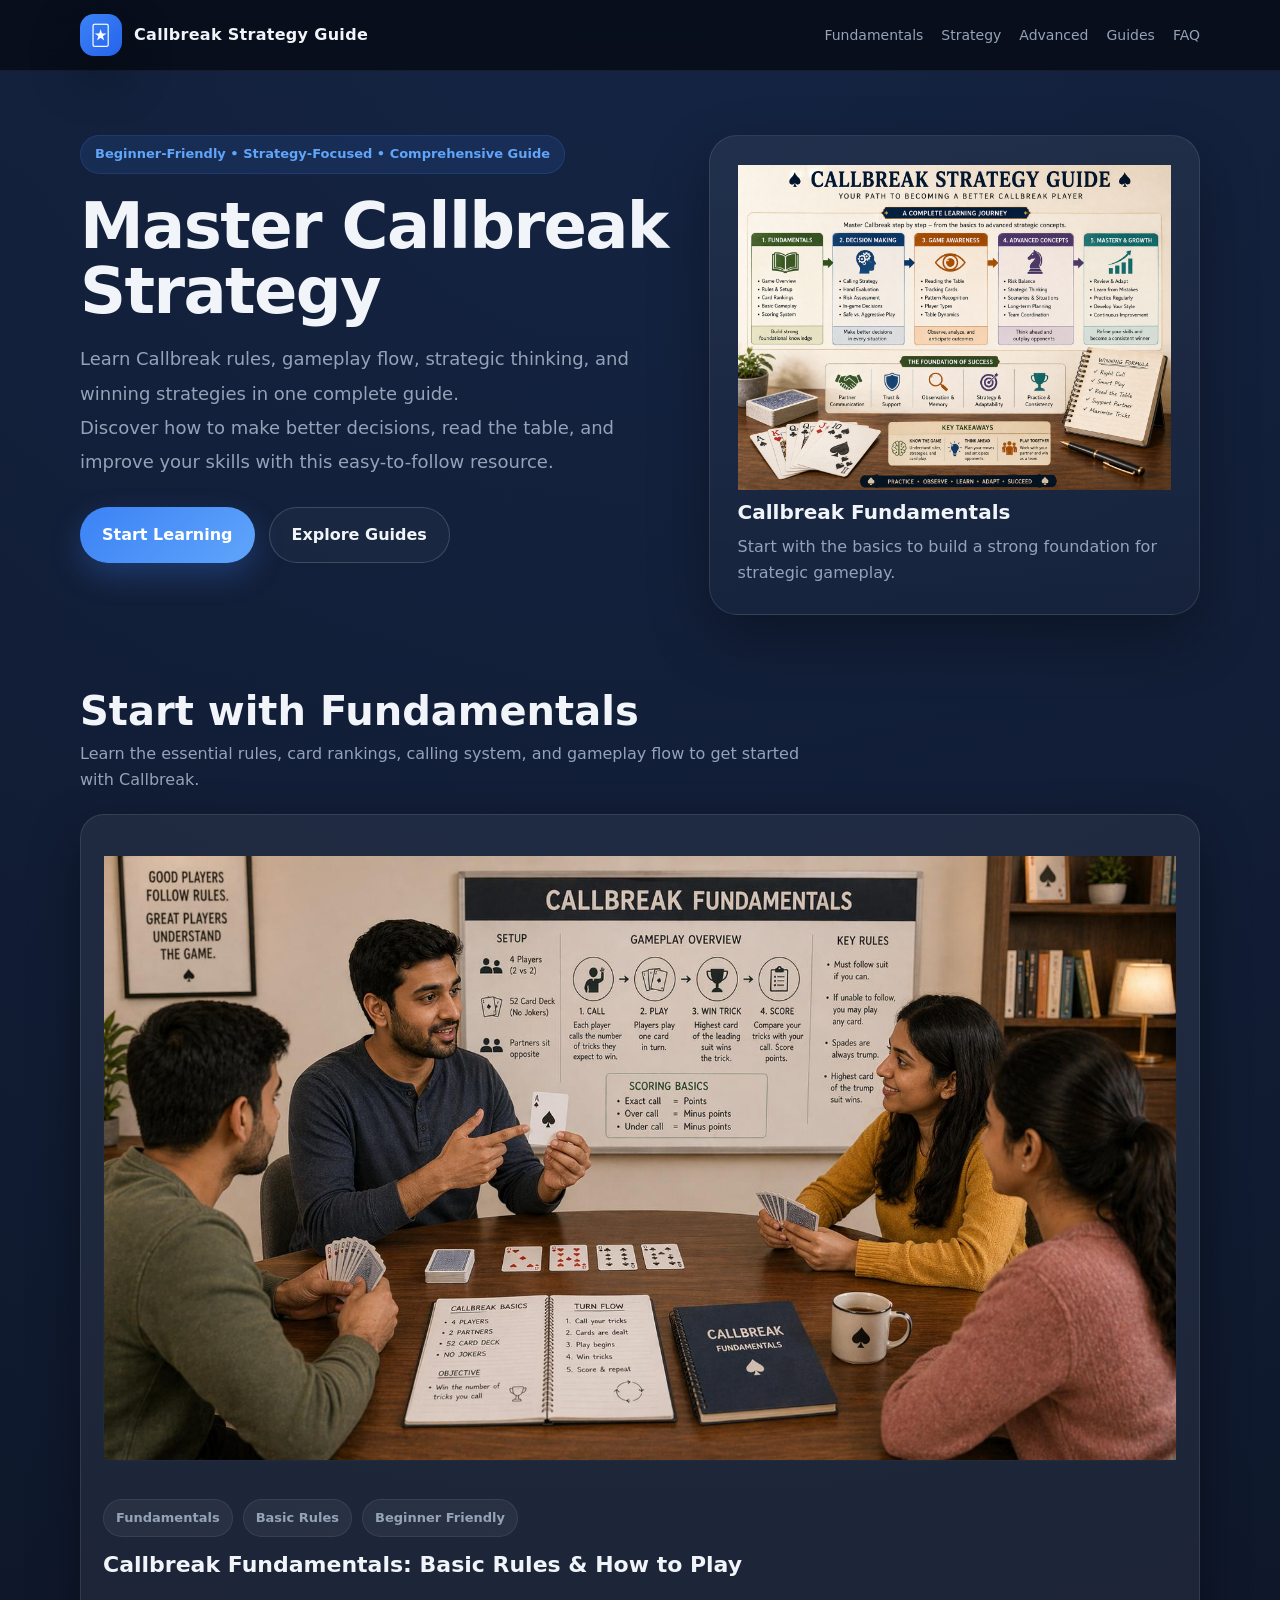
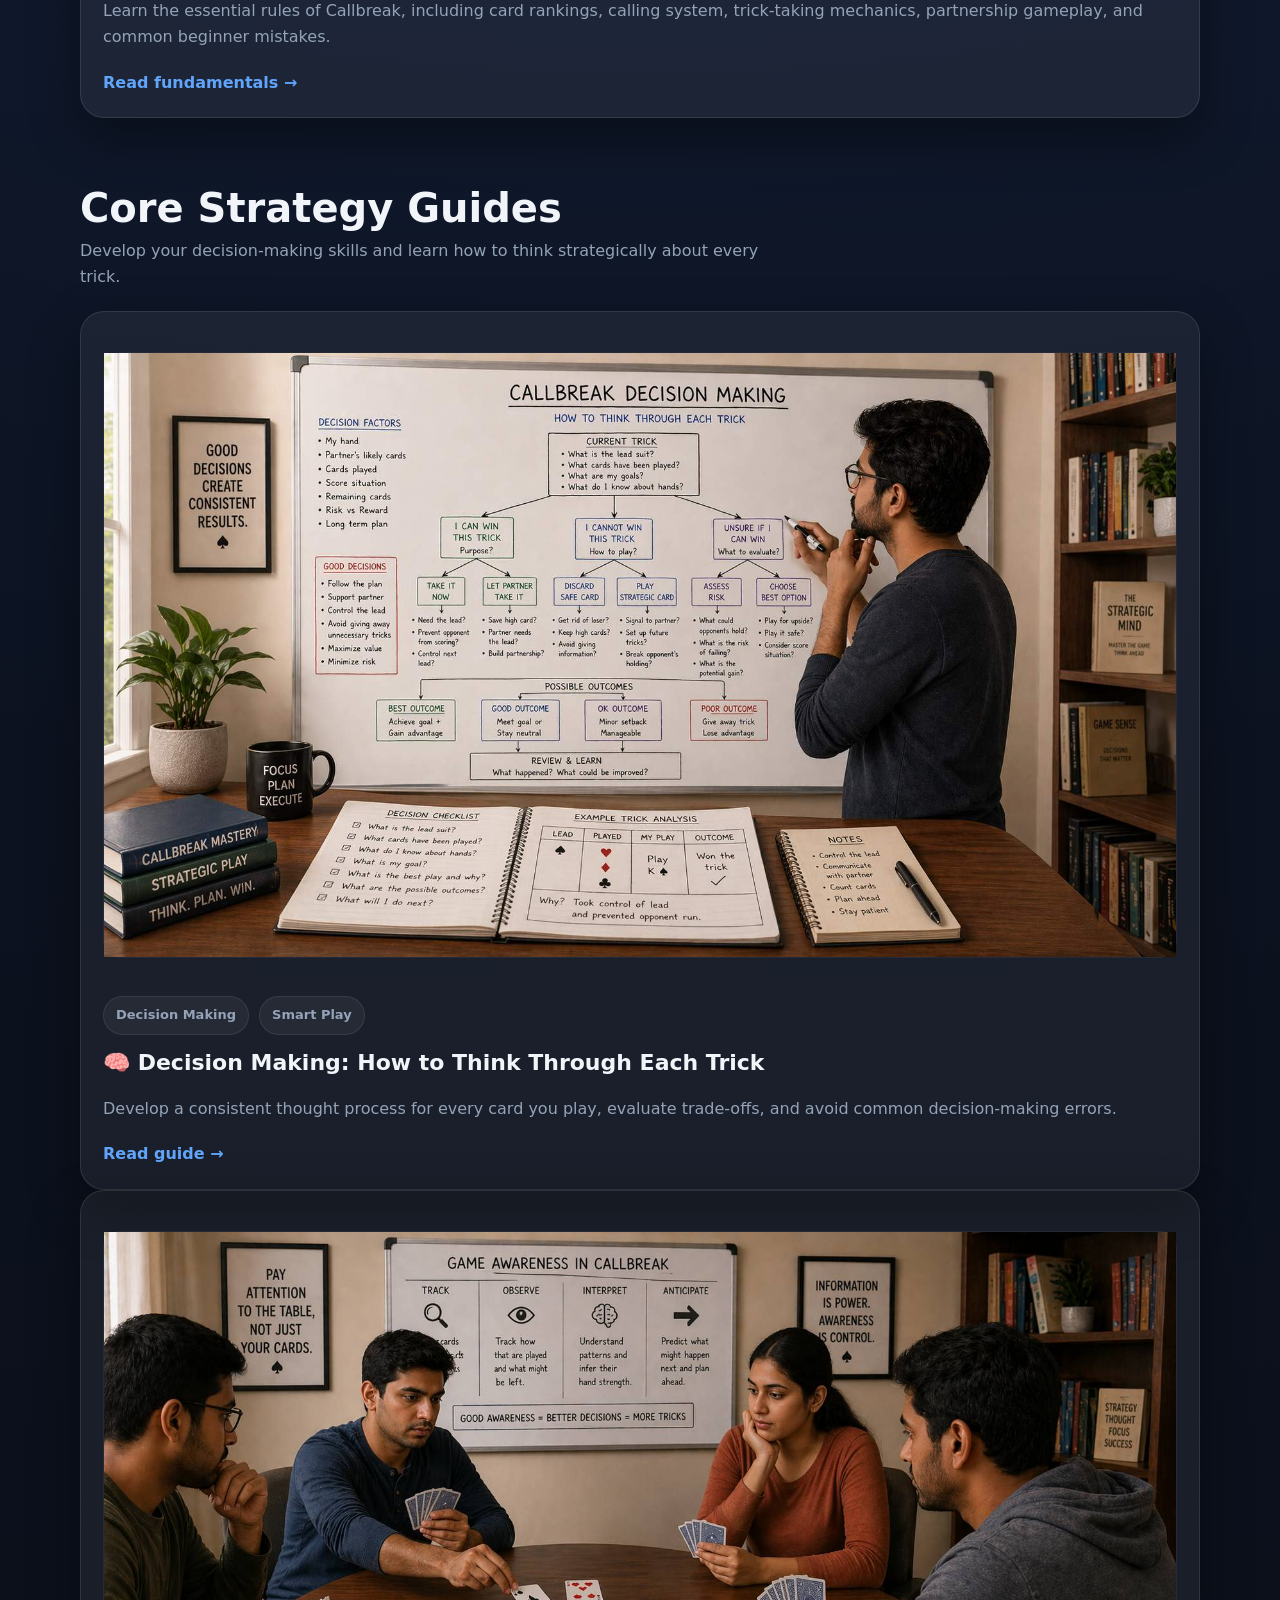
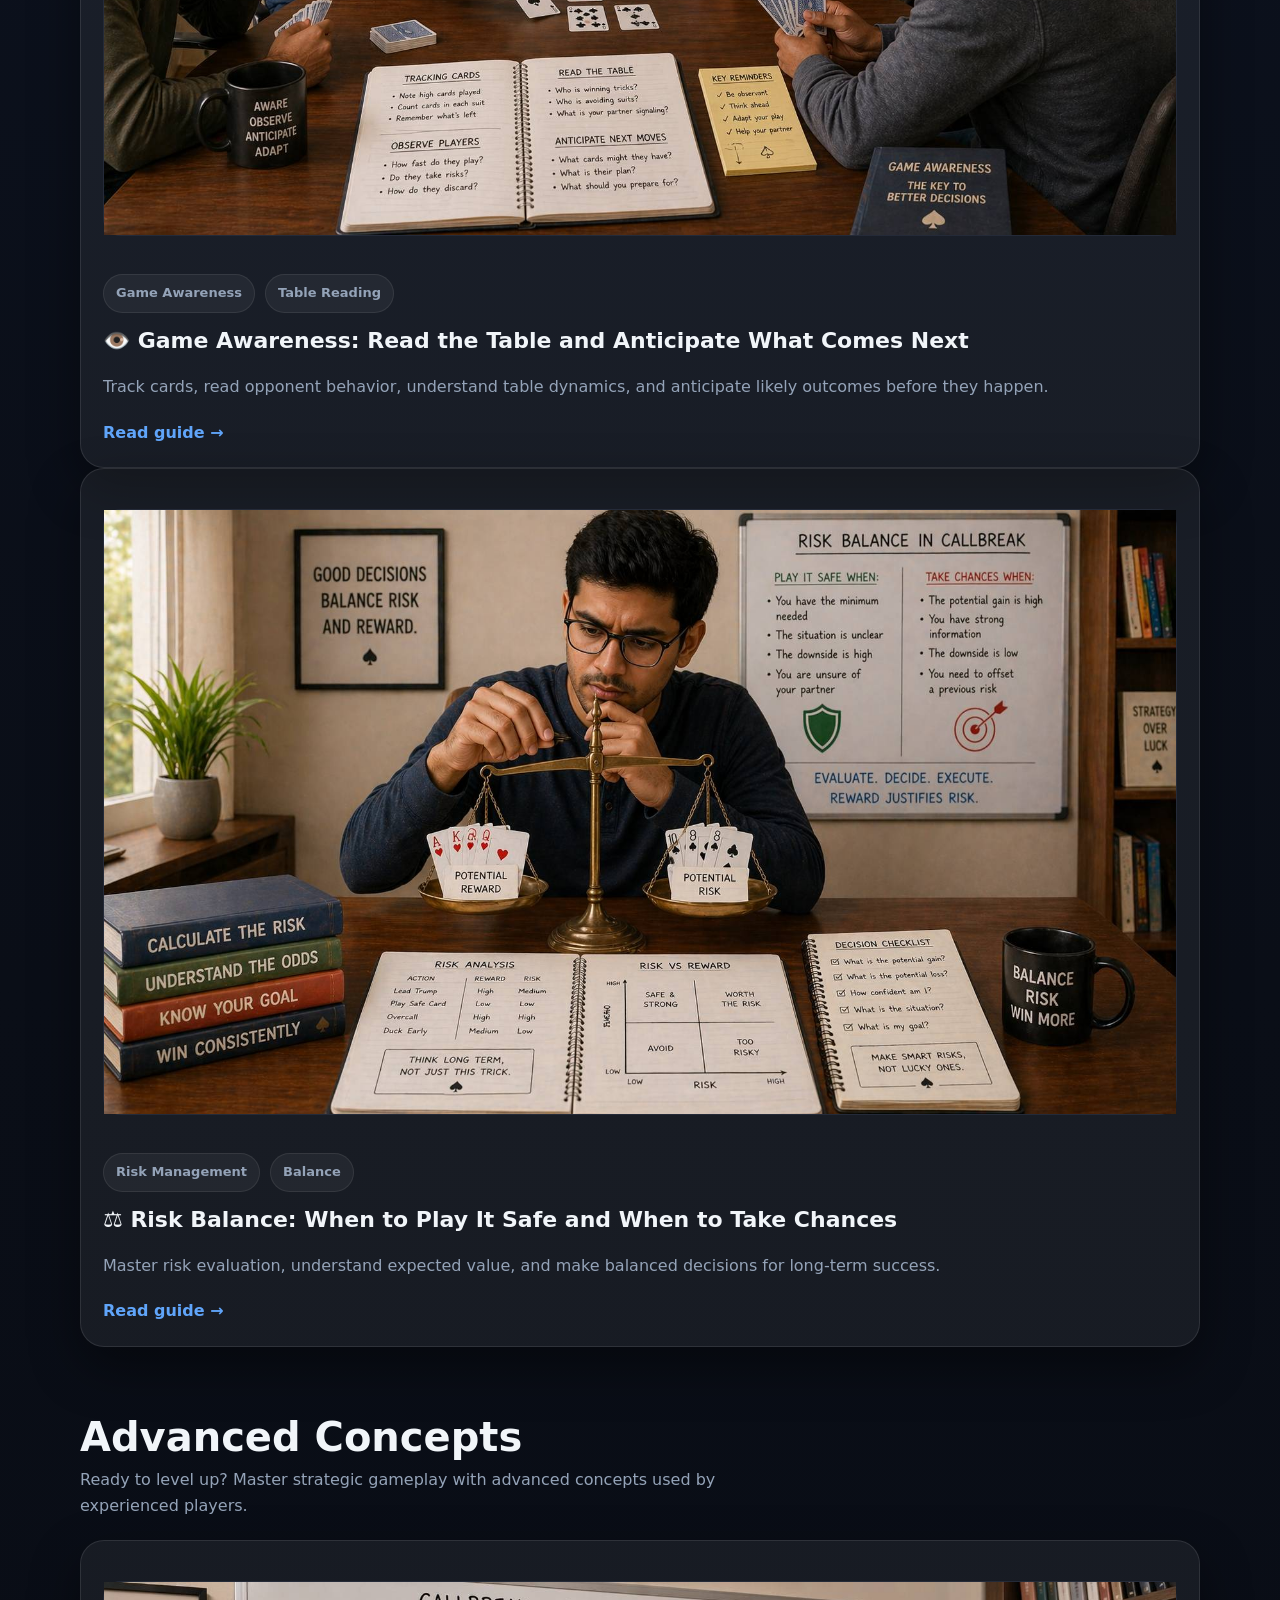
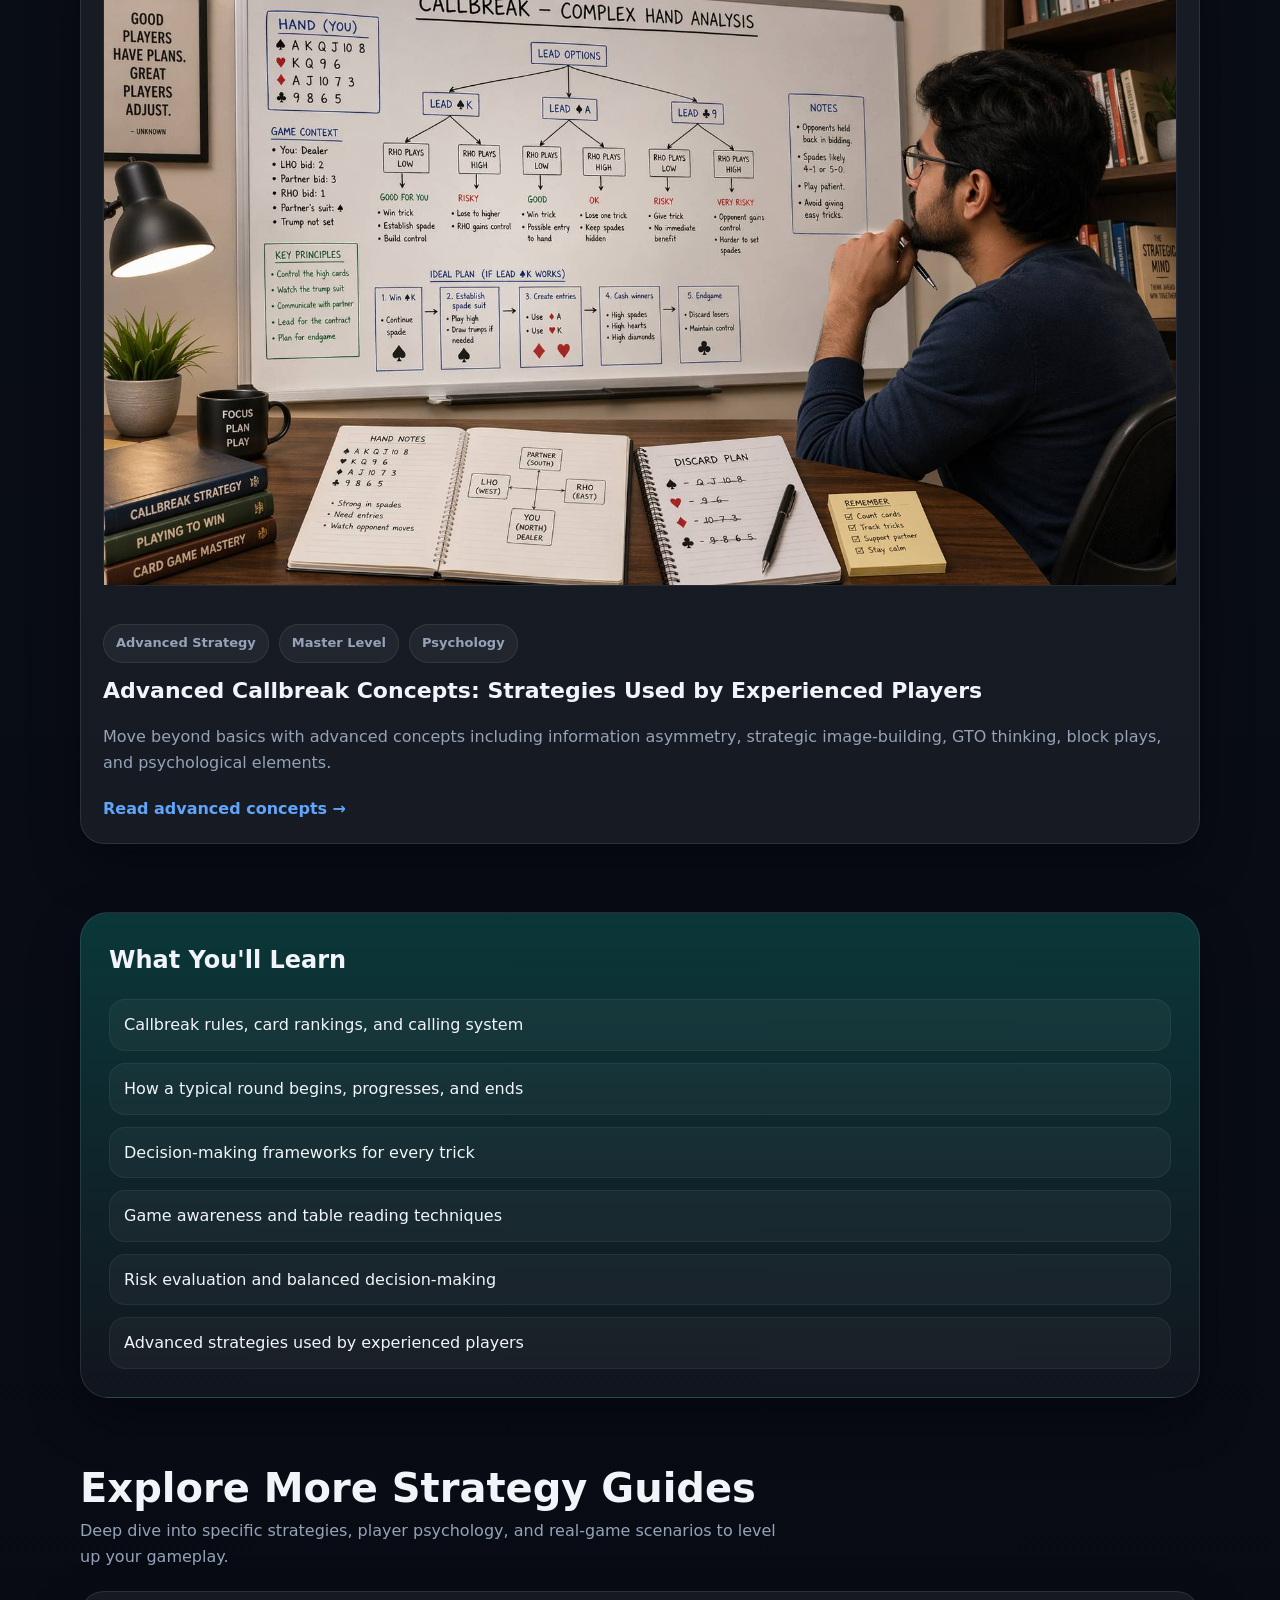
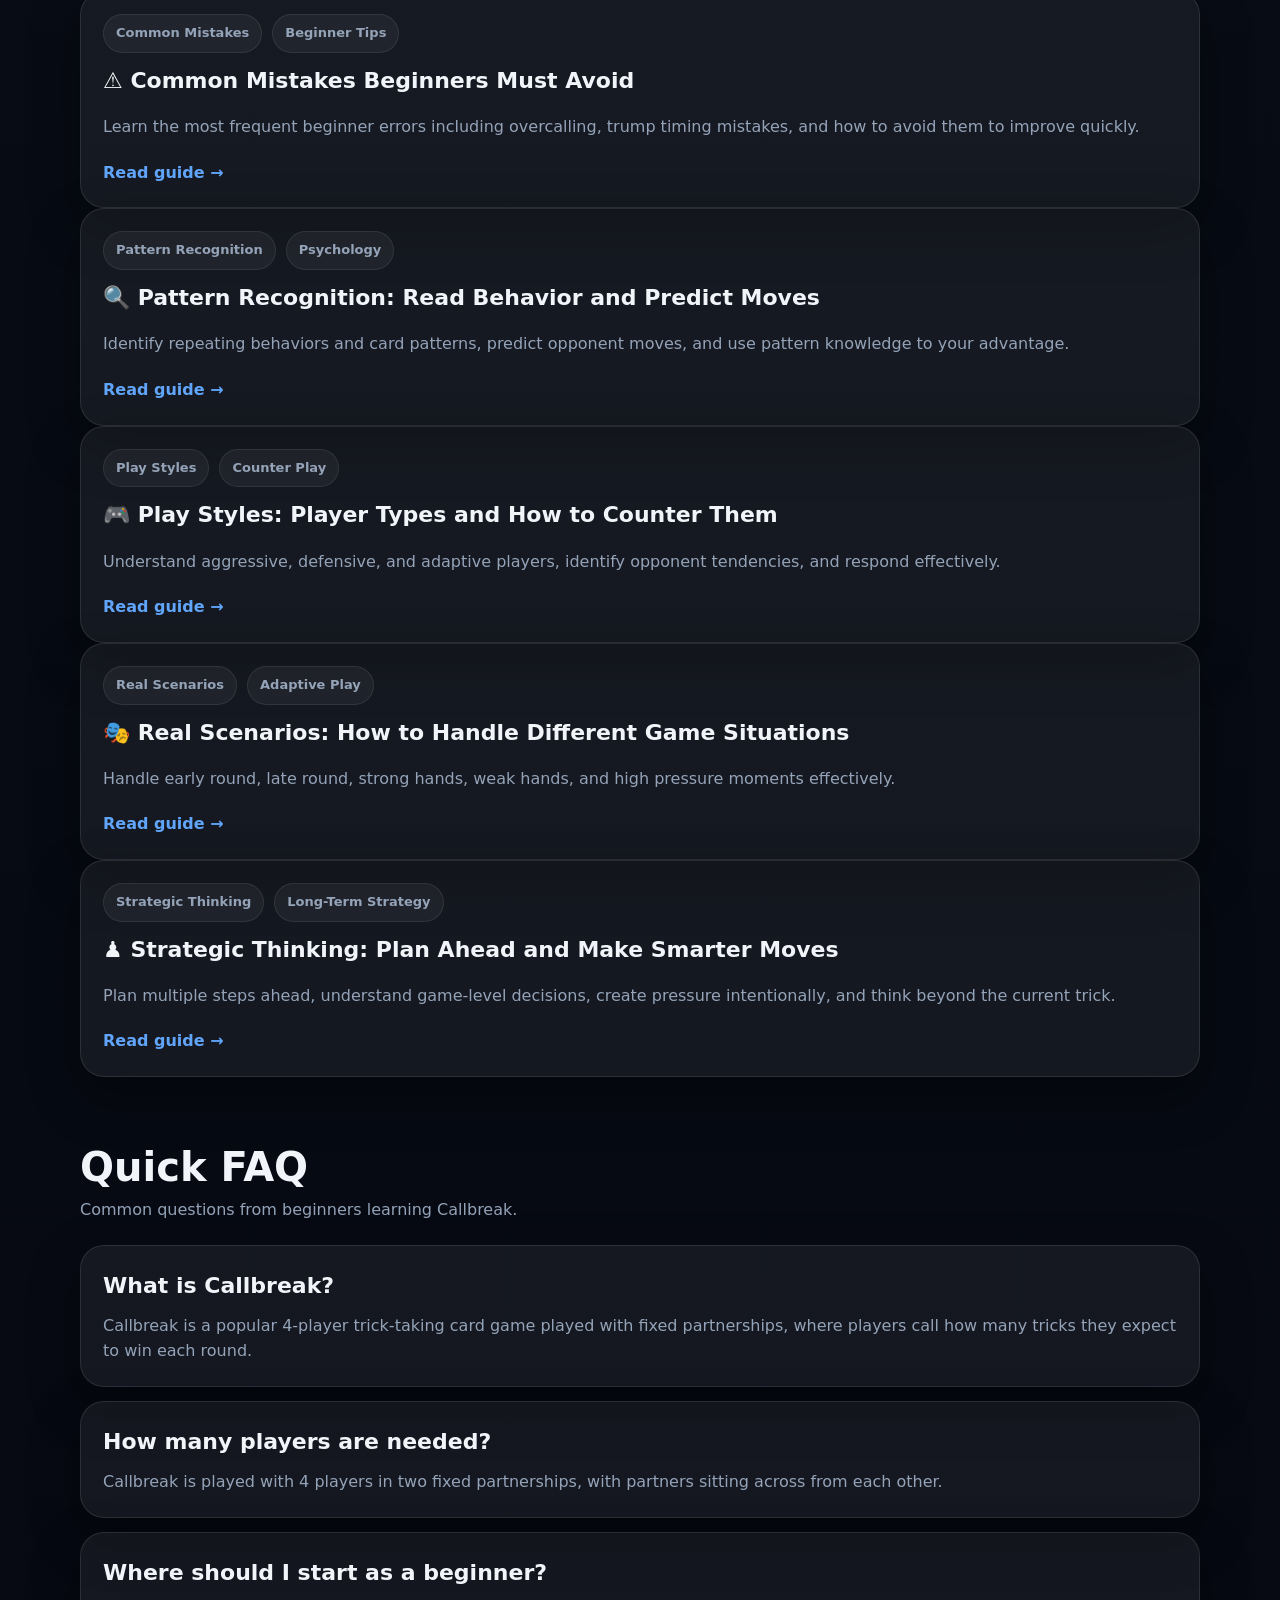
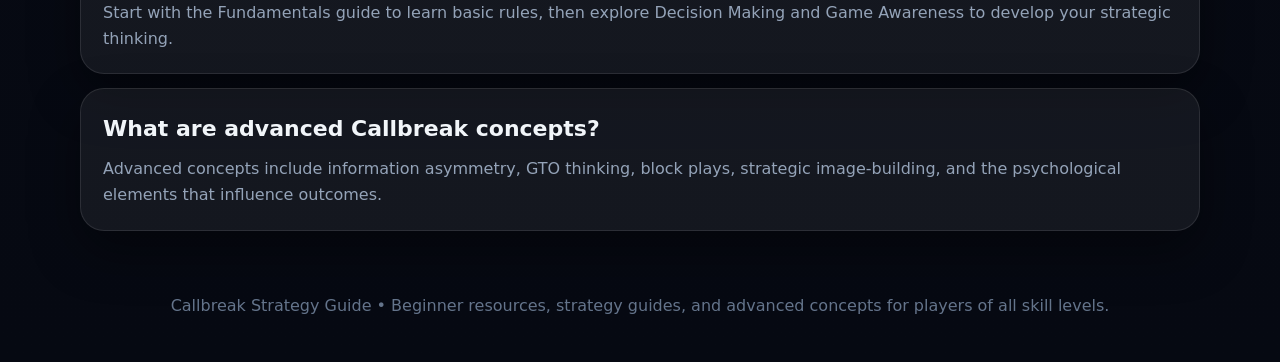
<file: index.html>
<!DOCTYPE html>
<html lang="en">
<head>
  <meta charset="UTF-8" />
  <meta name="viewport" content="width=device-width, initial-scale=1.0" />
  <title>Callbreak Strategy Guide | Rules, Tips & Advanced Concepts</title>
  <meta name="description" content="Learn Callbreak rules, strategy, decision-making, and advanced concepts in this comprehensive guide for players of all skill levels." />
  <meta name="keywords" content="Callbreak guide, Callbreak rules, how to play Callbreak, Callbreak strategy, Callbreak tips, Callbreak beginner guide" />
  <link rel="stylesheet" href="./assets/css/index.css" />
</head>
<body>
  <header class="nav">
    <div class="container nav-inner">
      <a href="#top" class="brand">
        <span class="brand-badge">🃏</span>
        <span>Callbreak Strategy Guide</span>
      </a>
      <nav class="nav-links">
        <a href="#fundamentals">Fundamentals</a>
        <a href="#strategy">Strategy</a>
        <a href="#advanced">Advanced</a>
        <a href="#guides">Guides</a>
        <a href="#faq">FAQ</a>
      </nav>
    </div>
  </header>

  <main id="top">
    <section class="hero">
      <div class="container hero-grid">
        <div>
          <span class="eyebrow">Beginner-Friendly • Strategy-Focused • Comprehensive Guide</span>
          <h1>Master Callbreak Strategy</h1>
          <p>
            Learn Callbreak rules, gameplay flow, strategic thinking, and winning strategies in one complete guide. <br/>
            Discover how to make better decisions, read the table, and improve your skills with this easy-to-follow resource.<br/>
          </p>
          <div class="hero-actions">
            <a class="cta-btn" href="#fundamentals">Start Learning</a>
            <a class="ghost-btn" href="#guides">Explore Guides</a>
          </div>
        </div>

        <div class="hero-card">
          <img src="./assets/images/overview.png" alt="Callbreak fundamentals guide showing two teams of partners learning card game rules and trick-taking mechanics" />
          <div class="hero-card-overlay">
            <strong style="display:block; font-size: 20px; margin-top: 6px;margin-bottom: 6px;">Callbreak Fundamentals</strong>
            <span class="muted">Start with the basics to build a strong foundation for strategic gameplay.</span>
          </div>
        </div>
      </div>
    </section>

    <section class="section" id="fundamentals">
      <div class="container">
        <div class="section-title">
          <div>
            <h2>Start with Fundamentals</h2>
            <p>Learn the essential rules, card rankings, calling system, and gameplay flow to get started with Callbreak.</p>
          </div>
        </div>

        <article class="article-card">
          <div class="article-thumb">
            <img src="./assets/images/fundamentals.jpg" alt="Callbreak fundamentals guide showing basic rules, card rankings and calling system" />
          </div>
          <div>
            <div class="article-meta">
              <span class="chip">Fundamentals</span>
              <span class="chip">Basic Rules</span>
              <span class="chip">Beginner Friendly</span>
            </div>
            <h3>Callbreak Fundamentals: Basic Rules &amp; How to Play</h3>
            <p class="muted">
              Learn the essential rules of Callbreak, including card rankings, calling system, trick-taking mechanics, partnership gameplay, and common beginner mistakes.
            </p>
            <a class="article-link" href="./fundamentals.html">Read fundamentals →</a>
          </div>
        </article>
      </div>
    </section>

    <section class="section" id="strategy">
      <div class="container">
        <div class="section-title">
          <div>
            <h2>Core Strategy Guides</h2>
            <p>Develop your decision-making skills and learn how to think strategically about every trick.</p>
          </div>
        </div>

        <article class="article-card">
          <div class="article-thumb">
            <img src="./assets/images/decision-making.jpg" alt="Callbreak decision making process with decision framework and logical card play analysis" />
          </div>
          <div>
            <div class="article-meta">
              <span class="chip">Decision Making</span>
              <span class="chip">Smart Play</span>
            </div>
            <h3>🧠 Decision Making: How to Think Through Each Trick</h3>
            <p class="muted">Develop a consistent thought process for every card you play, evaluate trade-offs, and avoid common decision-making errors.</p>
            <a class="article-link" href="./decision-making.html">Read guide →</a>
          </div>
        </article>

        <article class="article-card">
          <div class="article-thumb">
            <img src="./assets/images/game-awareness.jpg" alt="Callbreak game awareness and table reading with observant players tracking cards" />
          </div>
          <div>
            <div class="article-meta">
              <span class="chip">Game Awareness</span>
              <span class="chip">Table Reading</span>
            </div>
            <h3>👁️ Game Awareness: Read the Table and Anticipate What Comes Next</h3>
            <p class="muted">Track cards, read opponent behavior, understand table dynamics, and anticipate likely outcomes before they happen.</p>
            <a class="article-link" href="./game-awareness.html">Read guide →</a>
          </div>
        </article>

        <article class="article-card">
          <div class="article-thumb">
            <img src="./assets/images/risk-balance.jpg" alt="Callbreak risk balance and reward evaluation with player weighing risk vs reward decisions" />
          </div>
          <div>
            <div class="article-meta">
              <span class="chip">Risk Management</span>
              <span class="chip">Balance</span>
            </div>
            <h3>⚖️ Risk Balance: When to Play It Safe and When to Take Chances</h3>
            <p class="muted">Master risk evaluation, understand expected value, and make balanced decisions for long-term success.</p>
            <a class="article-link" href="./risk-balance.html">Read guide →</a>
          </div>
        </article>
      </div>
    </section>

    <section class="section" id="advanced">
      <div class="container">
        <div class="section-title">
          <div>
            <h2>Advanced Concepts</h2>
            <p>Ready to level up? Master strategic gameplay with advanced concepts used by experienced players.</p>
          </div>
        </div>

        <article class="article-card">
          <div class="article-thumb">
            <img src="./assets/images/advanced-concepts.jpg" alt="Advanced Callbreak strategy concepts with experienced player analyzing complex hand scenarios" />
          </div>
          <div>
            <div class="article-meta">
              <span class="chip">Advanced Strategy</span>
              <span class="chip">Master Level</span>
              <span class="chip">Psychology</span>
            </div>
            <h3>Advanced Callbreak Concepts: Strategies Used by Experienced Players</h3>
            <p class="muted">
              Move beyond basics with advanced concepts including information asymmetry, strategic image-building, GTO thinking, block plays, and psychological elements.
            </p>
            <a class="article-link" href="./advanced-concepts.html">Read advanced concepts →</a>
          </div>
        </article>
      </div>
    </section>

    <section class="section">
      <div class="container highlight">
        <div class="highlight-panel">
          <h2 style="margin-top:0;">What You'll Learn</h2>
          <ul class="highlight-list">
            <li>Callbreak rules, card rankings, and calling system</li>
            <li>How a typical round begins, progresses, and ends</li>
            <li>Decision-making frameworks for every trick</li>
            <li>Game awareness and table reading techniques</li>
            <li>Risk evaluation and balanced decision-making</li>
            <li>Advanced strategies used by experienced players</li>
          </ul>
        </div>
      </div>
    </section>

    <section class="section" id="guides">
      <div class="container">
        <div class="section-title">
          <div>
            <h2>Explore More Strategy Guides</h2>
            <p>Deep dive into specific strategies, player psychology, and real-game scenarios to level up your gameplay.</p>
          </div>
        </div>

        <article class="article-card">
          <div>
            <div class="article-meta">
              <span class="chip">Common Mistakes</span>
              <span class="chip">Beginner Tips</span>
            </div>
            <h3>⚠️ Common Mistakes Beginners Must Avoid</h3>
            <p class="muted">Learn the most frequent beginner errors including overcalling, trump timing mistakes, and how to avoid them to improve quickly.</p>
            <a class="article-link" href="./common-mistakes.html">Read guide →</a>
          </div>
        </article>

        <article class="article-card">
          <div>
            <div class="article-meta">
              <span class="chip">Pattern Recognition</span>
              <span class="chip">Psychology</span>
            </div>
            <h3>🔍 Pattern Recognition: Read Behavior and Predict Moves</h3>
            <p class="muted">Identify repeating behaviors and card patterns, predict opponent moves, and use pattern knowledge to your advantage.</p>
            <a class="article-link" href="./pattern-recognition.html">Read guide →</a>
          </div>
        </article>

        <article class="article-card">
          <div>
            <div class="article-meta">
              <span class="chip">Play Styles</span>
              <span class="chip">Counter Play</span>
            </div>
            <h3>🎮 Play Styles: Player Types and How to Counter Them</h3>
            <p class="muted">Understand aggressive, defensive, and adaptive players, identify opponent tendencies, and respond effectively.</p>
            <a class="article-link" href="./play-styles.html">Read guide →</a>
          </div>
        </article>

        <article class="article-card">
          <div>
            <div class="article-meta">
              <span class="chip">Real Scenarios</span>
              <span class="chip">Adaptive Play</span>
            </div>
            <h3>🎭 Real Scenarios: How to Handle Different Game Situations</h3>
            <p class="muted">Handle early round, late round, strong hands, weak hands, and high pressure moments effectively.</p>
            <a class="article-link" href="./scenarios.html">Read guide →</a>
          </div>
        </article>

        <article class="article-card">
          <div>
            <div class="article-meta">
              <span class="chip">Strategic Thinking</span>
              <span class="chip">Long-Term Strategy</span>
            </div>
            <h3>♟️ Strategic Thinking: Plan Ahead and Make Smarter Moves</h3>
            <p class="muted">Plan multiple steps ahead, understand game-level decisions, create pressure intentionally, and think beyond the current trick.</p>
            <a class="article-link" href="./strategic-thinking.html">Read guide →</a>
          </div>
        </article>
      </div>
    </section>

    <section class="section" id="faq">
      <div class="container">
        <div class="section-title">
          <div>
            <h2>Quick FAQ</h2>
            <p>Common questions from beginners learning Callbreak.</p>
          </div>
        </div>

        <div class="faq-wrap">
          <article class="faq-card">
            <h3>What is Callbreak?</h3>
            <p>Callbreak is a popular 4-player trick-taking card game played with fixed partnerships, where players call how many tricks they expect to win each round.</p>
          </article>
          <article class="faq-card">
            <h3>How many players are needed?</h3>
            <p>Callbreak is played with 4 players in two fixed partnerships, with partners sitting across from each other.</p>
          </article>
          <article class="faq-card">
            <h3>Where should I start as a beginner?</h3>
            <p>Start with the Fundamentals guide to learn basic rules, then explore Decision Making and Game Awareness to develop your strategic thinking.</p>
          </article>
          <article class="faq-card">
            <h3>What are advanced Callbreak concepts?</h3>
            <p>Advanced concepts include information asymmetry, GTO thinking, block plays, strategic image-building, and the psychological elements that influence outcomes.</p>
          </article>
        </div>
      </div>
    </section>
  </main>

  <footer class="footer">
    <div class="container">
      Callbreak Strategy Guide • Beginner resources, strategy guides, and advanced concepts for players of all skill levels.
    </div>
  </footer>

  <script src="./assets/js/index.js" defer></script>
</body>
</html>
</file>
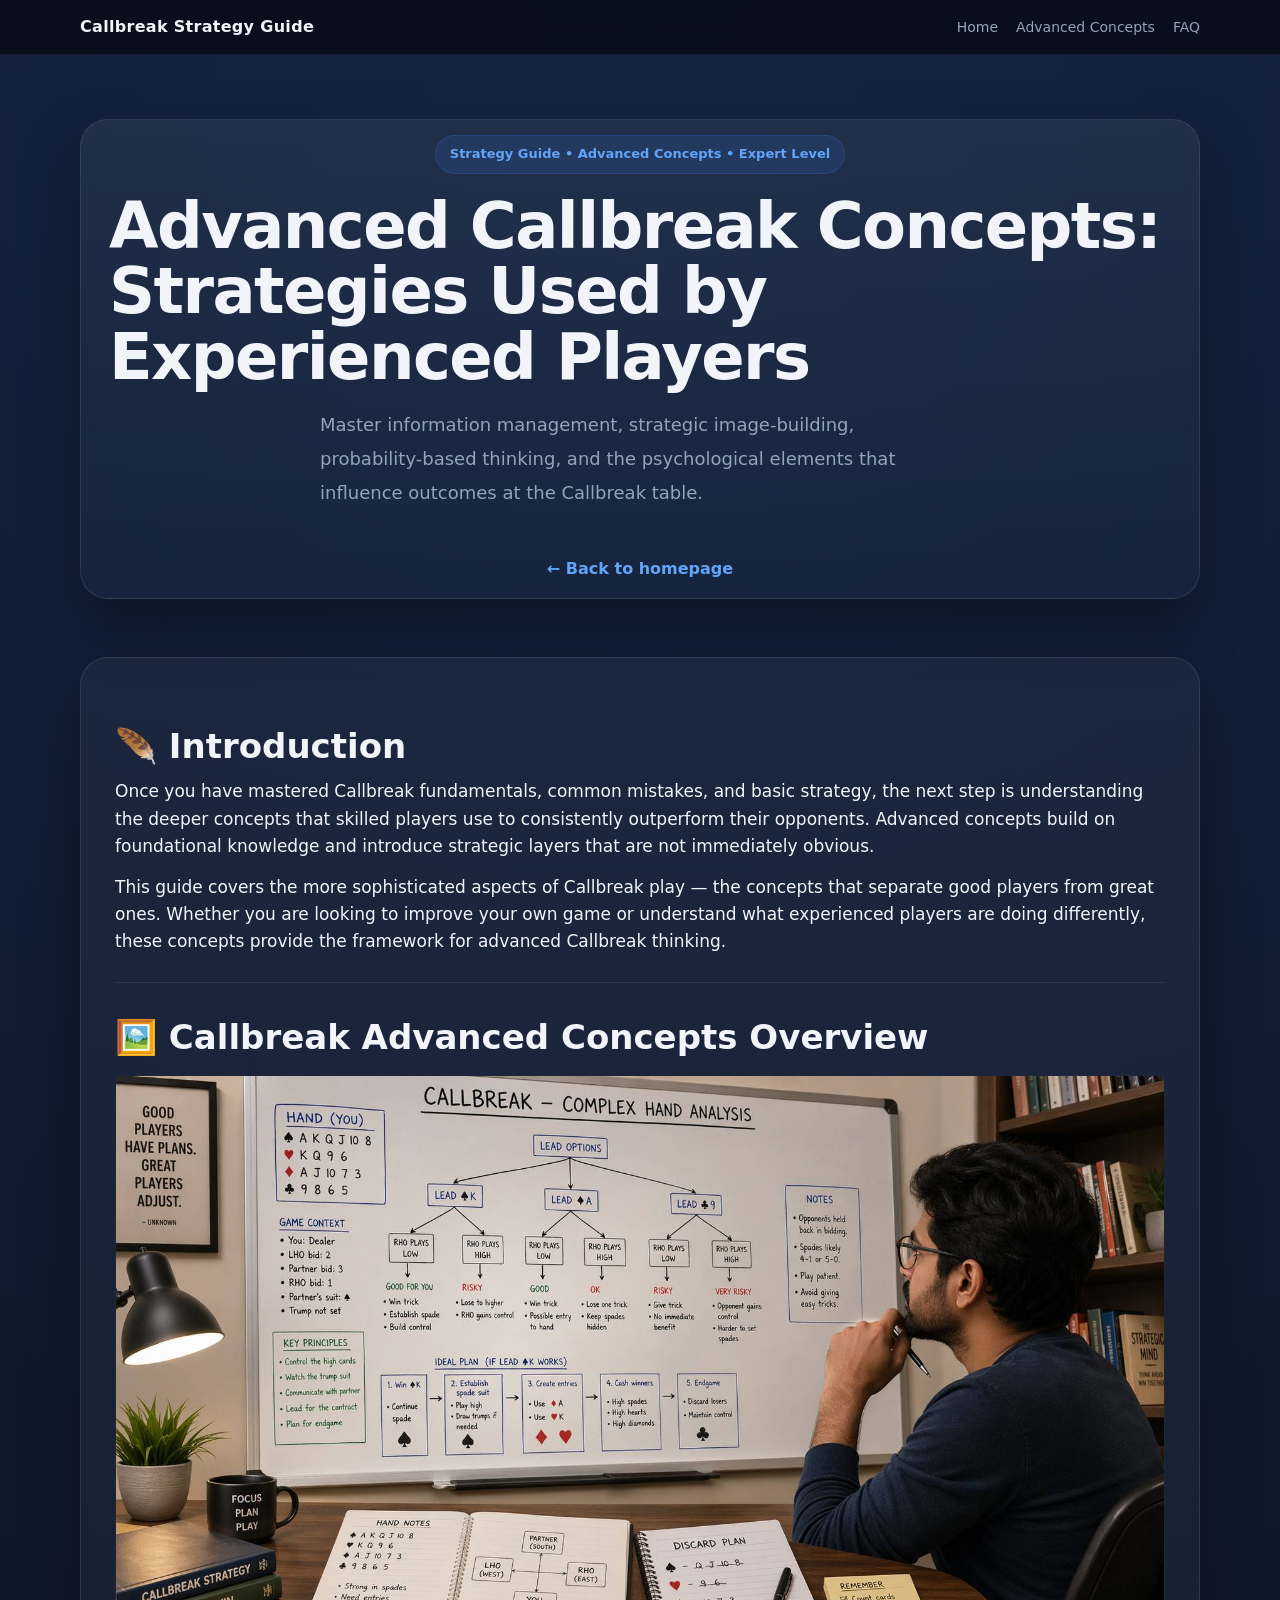
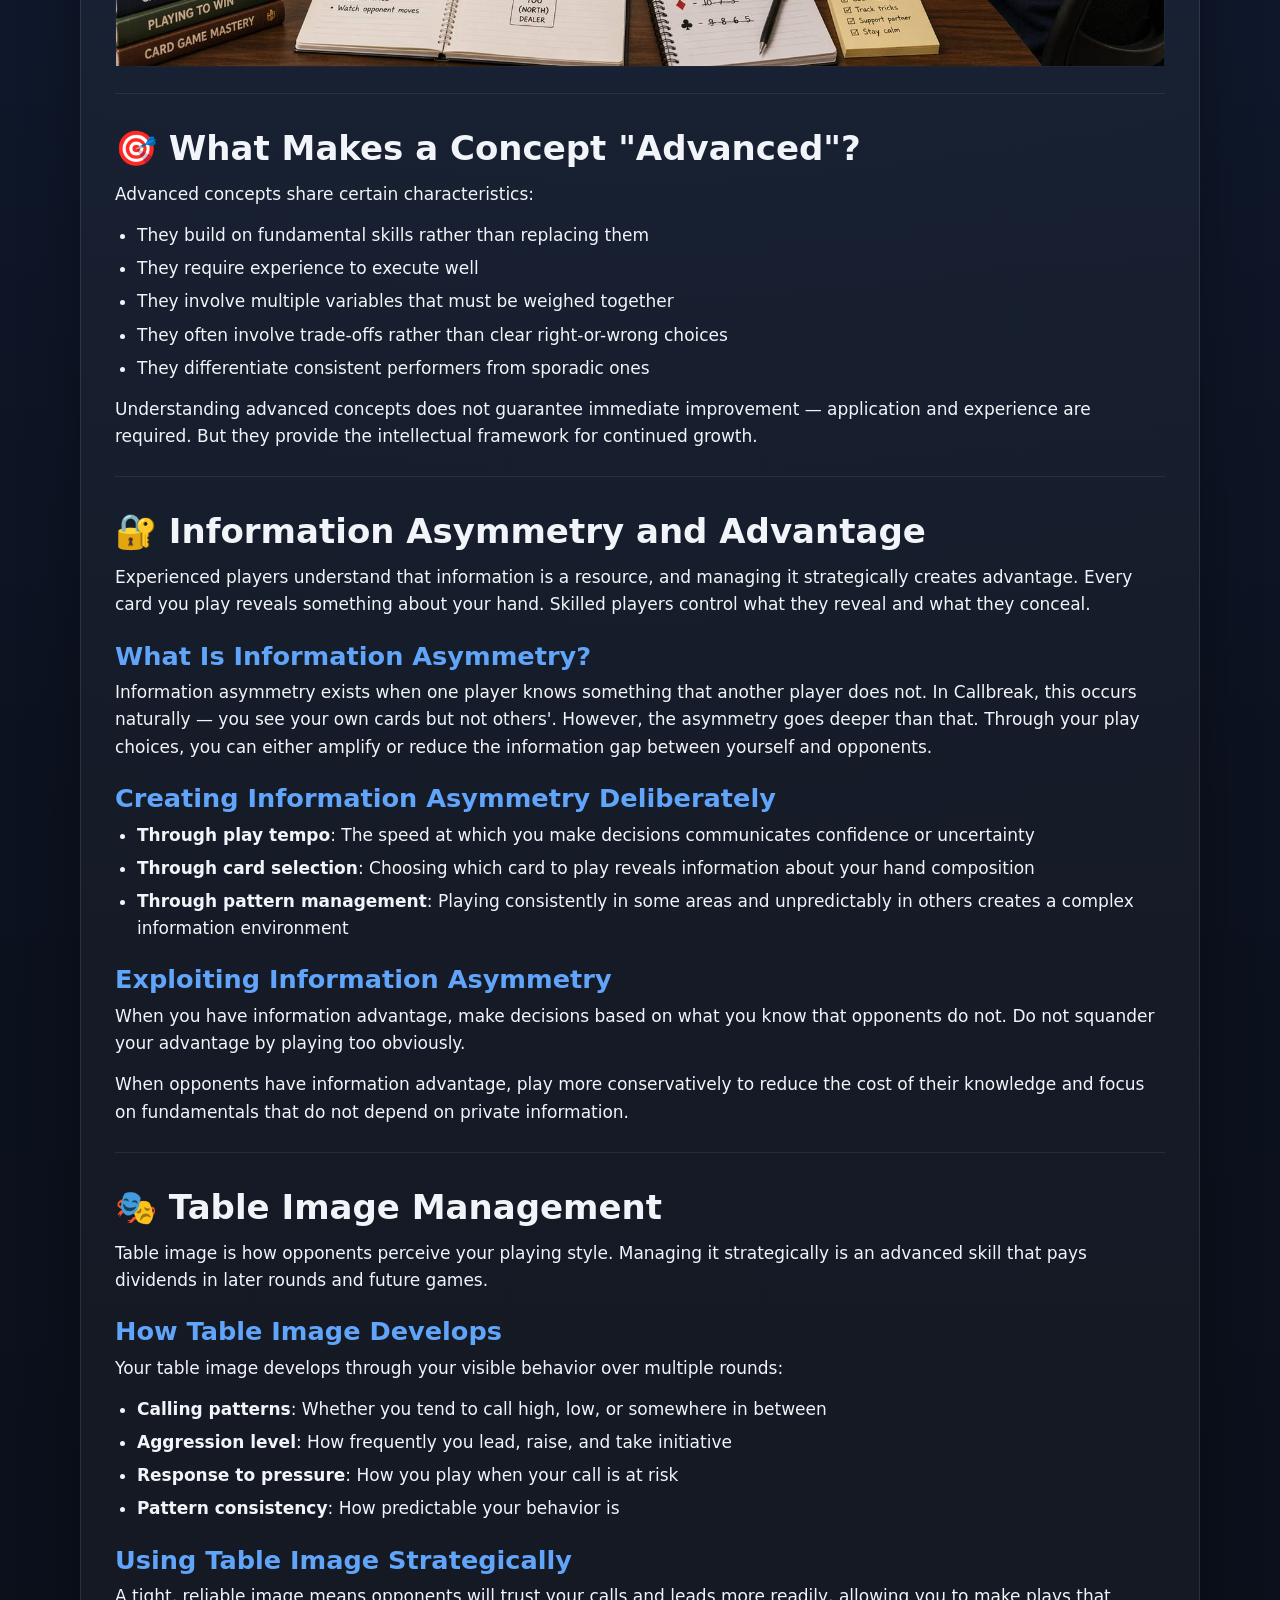
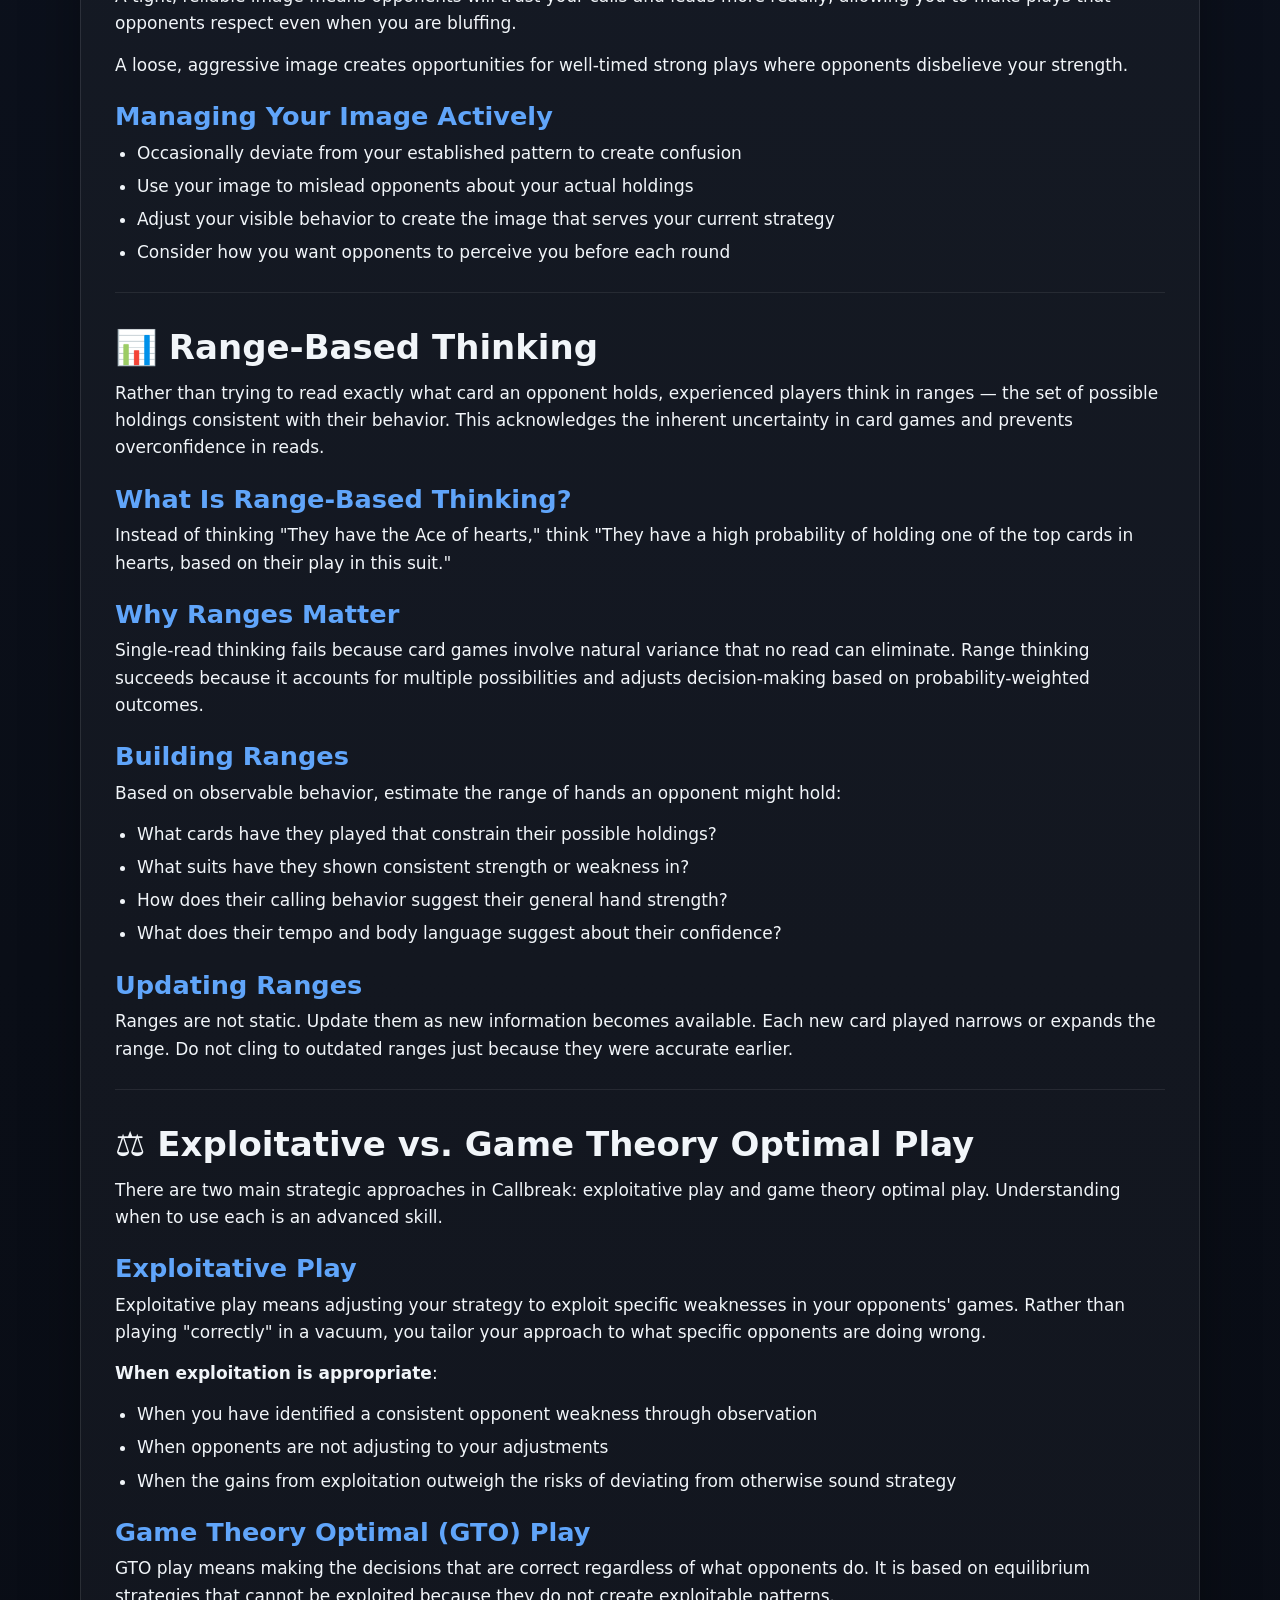
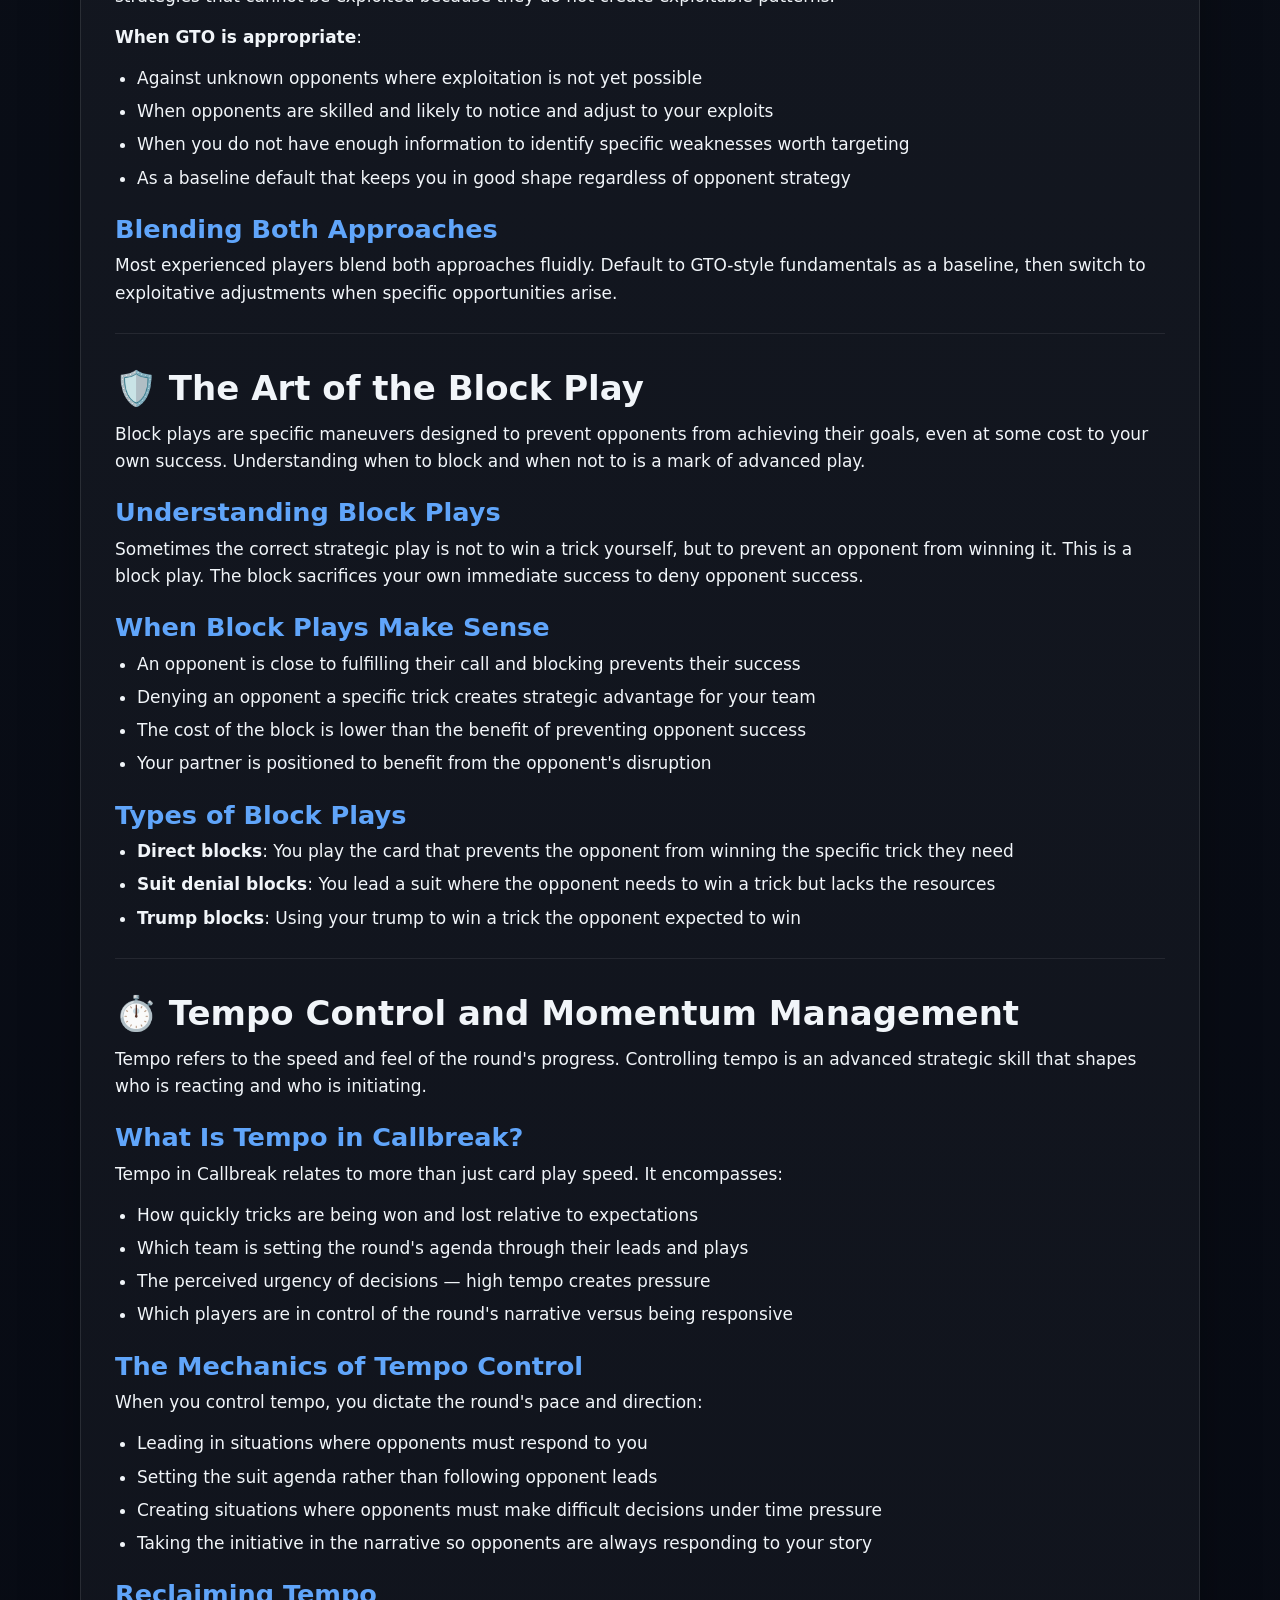
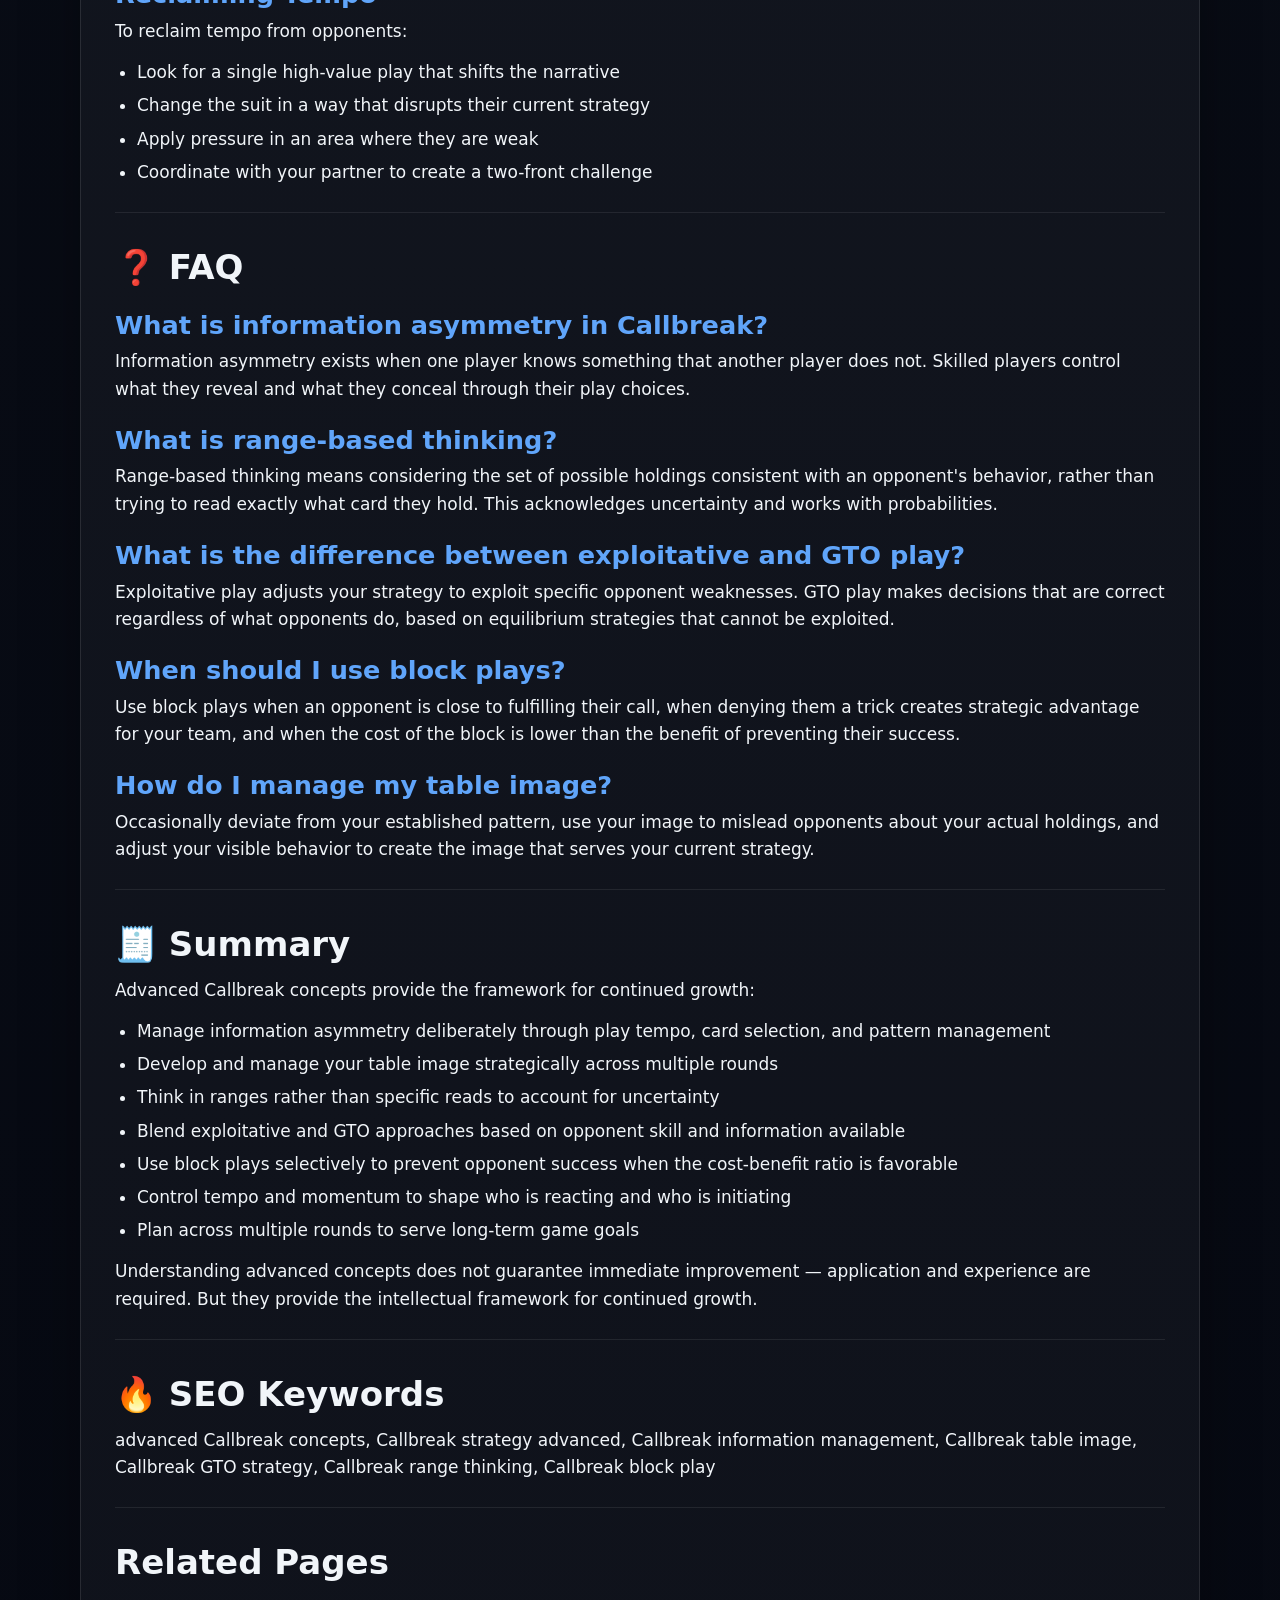
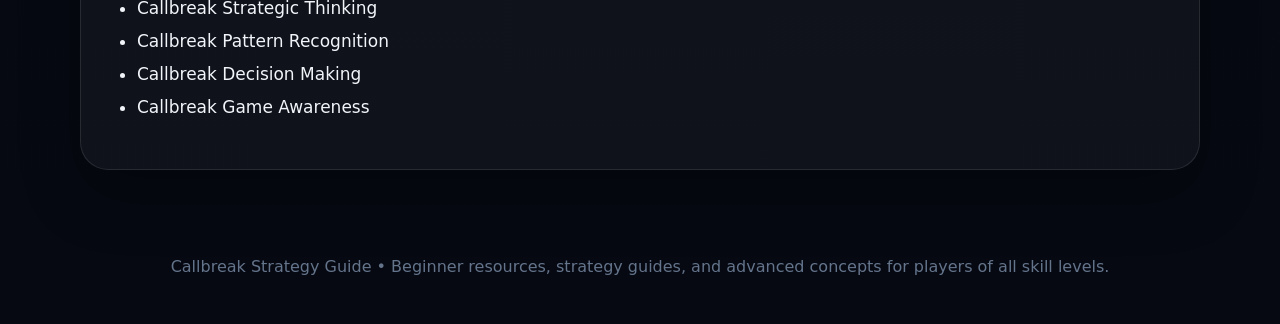
<file: advanced-concepts.html>
<!DOCTYPE html>
<html lang="en">
<head>
  <meta charset="UTF-8" />
  <meta name="viewport" content="width=device-width, initial-scale=1.0" />
  <title>Advanced Callbreak Concepts | Strategies Used by Experienced Players</title>
  <meta name="description" content="Master advanced Callbreak concepts including information asymmetry, table image management, range-based thinking, GTO strategy, block plays, and multi-round planning." />
  <meta name="keywords" content="Advanced Callbreak concepts, Callbreak strategy advanced, Callbreak information management, Callbreak table image, Callbreak GTO strategy" />
  <link rel="stylesheet" href="./assets/css/index.css" />
</head>
<body>
  <header class="topbar">
    <div class="container">
      <div class="brand">Callbreak Strategy Guide</div>
      <nav class="nav-links">
        <a href="./index.html">Home</a>
        <a href="#article">Advanced Concepts</a>
        <a href="#faq">FAQ</a>
      </nav>
    </div>
  </header>

  <section class="hero">
    <div class="container">
      <div class="hero-card">
        <span class="eyebrow">Strategy Guide • Advanced Concepts • Expert Level</span>
        <h1>Advanced Callbreak Concepts: Strategies Used by Experienced Players</h1>
        <p>Master information management, strategic image-building, probability-based thinking, and the psychological elements that influence outcomes at the Callbreak table.</p>
        <a class="back-link" href="./index.html">← Back to homepage</a>
      </div>
    </div>
  </section>

  <main class="content">
    <div class="container">
      <article class="article" id="article">
        <h2>🪶 Introduction</h2>
        <p>Once you have mastered Callbreak fundamentals, common mistakes, and basic strategy, the next step is understanding the deeper concepts that skilled players use to consistently outperform their opponents. Advanced concepts build on foundational knowledge and introduce strategic layers that are not immediately obvious.</p>
        <p>This guide covers the more sophisticated aspects of Callbreak play — the concepts that separate good players from great ones. Whether you are looking to improve your own game or understand what experienced players are doing differently, these concepts provide the framework for advanced Callbreak thinking.</p>

        <hr />

        <h2>🖼️ Callbreak Advanced Concepts Overview</h2>
        <figure class="article-image">
          <img src="./assets/images/advanced-concepts.jpg" alt="Advanced Callbreak strategy concepts - experienced player analyzing complex hand scenarios with decision trees, information asymmetry, GTO strategy notes, block play diagrams, strategic thinking at study desk, educational card game guide illustration, 1200x675" loading="lazy" />
        </figure>

        <hr />

        <h2>🎯 What Makes a Concept "Advanced"?</h2>
        <p>Advanced concepts share certain characteristics:</p>
        <ul>
          <li>They build on fundamental skills rather than replacing them</li>
          <li>They require experience to execute well</li>
          <li>They involve multiple variables that must be weighed together</li>
          <li>They often involve trade-offs rather than clear right-or-wrong choices</li>
          <li>They differentiate consistent performers from sporadic ones</li>
        </ul>
        <p>Understanding advanced concepts does not guarantee immediate improvement — application and experience are required. But they provide the intellectual framework for continued growth.</p>

        <hr />

        <h2>🔐 Information Asymmetry and Advantage</h2>
        <p>Experienced players understand that information is a resource, and managing it strategically creates advantage. Every card you play reveals something about your hand. Skilled players control what they reveal and what they conceal.</p>

        <h3>What Is Information Asymmetry?</h3>
        <p>Information asymmetry exists when one player knows something that another player does not. In Callbreak, this occurs naturally — you see your own cards but not others'. However, the asymmetry goes deeper than that. Through your play choices, you can either amplify or reduce the information gap between yourself and opponents.</p>

        <h3>Creating Information Asymmetry Deliberately</h3>
        <ul>
          <li><strong>Through play tempo</strong>: The speed at which you make decisions communicates confidence or uncertainty</li>
          <li><strong>Through card selection</strong>: Choosing which card to play reveals information about your hand composition</li>
          <li><strong>Through pattern management</strong>: Playing consistently in some areas and unpredictably in others creates a complex information environment</li>
        </ul>

        <h3>Exploiting Information Asymmetry</h3>
        <p>When you have information advantage, make decisions based on what you know that opponents do not. Do not squander your advantage by playing too obviously.</p>
        <p>When opponents have information advantage, play more conservatively to reduce the cost of their knowledge and focus on fundamentals that do not depend on private information.</p>

        <hr />

        <h2>🎭 Table Image Management</h2>
        <p>Table image is how opponents perceive your playing style. Managing it strategically is an advanced skill that pays dividends in later rounds and future games.</p>

        <h3>How Table Image Develops</h3>
        <p>Your table image develops through your visible behavior over multiple rounds:</p>
        <ul>
          <li><strong>Calling patterns</strong>: Whether you tend to call high, low, or somewhere in between</li>
          <li><strong>Aggression level</strong>: How frequently you lead, raise, and take initiative</li>
          <li><strong>Response to pressure</strong>: How you play when your call is at risk</li>
          <li><strong>Pattern consistency</strong>: How predictable your behavior is</li>
        </ul>

        <h3>Using Table Image Strategically</h3>
        <p>A tight, reliable image means opponents will trust your calls and leads more readily, allowing you to make plays that opponents respect even when you are bluffing.</p>
        <p>A loose, aggressive image creates opportunities for well-timed strong plays where opponents disbelieve your strength.</p>

        <h3>Managing Your Image Actively</h3>
        <ul>
          <li>Occasionally deviate from your established pattern to create confusion</li>
          <li>Use your image to mislead opponents about your actual holdings</li>
          <li>Adjust your visible behavior to create the image that serves your current strategy</li>
          <li>Consider how you want opponents to perceive you before each round</li>
        </ul>

        <hr />

        <h2>📊 Range-Based Thinking</h2>
        <p>Rather than trying to read exactly what card an opponent holds, experienced players think in ranges — the set of possible holdings consistent with their behavior. This acknowledges the inherent uncertainty in card games and prevents overconfidence in reads.</p>

        <h3>What Is Range-Based Thinking?</h3>
        <p>Instead of thinking "They have the Ace of hearts," think "They have a high probability of holding one of the top cards in hearts, based on their play in this suit."</p>

        <h3>Why Ranges Matter</h3>
        <p>Single-read thinking fails because card games involve natural variance that no read can eliminate. Range thinking succeeds because it accounts for multiple possibilities and adjusts decision-making based on probability-weighted outcomes.</p>

        <h3>Building Ranges</h3>
        <p>Based on observable behavior, estimate the range of hands an opponent might hold:</p>
        <ul>
          <li>What cards have they played that constrain their possible holdings?</li>
          <li>What suits have they shown consistent strength or weakness in?</li>
          <li>How does their calling behavior suggest their general hand strength?</li>
          <li>What does their tempo and body language suggest about their confidence?</li>
        </ul>

        <h3>Updating Ranges</h3>
        <p>Ranges are not static. Update them as new information becomes available. Each new card played narrows or expands the range. Do not cling to outdated ranges just because they were accurate earlier.</p>

        <hr />

        <h2>⚖️ Exploitative vs. Game Theory Optimal Play</h2>
        <p>There are two main strategic approaches in Callbreak: exploitative play and game theory optimal play. Understanding when to use each is an advanced skill.</p>

        <h3>Exploitative Play</h3>
        <p>Exploitative play means adjusting your strategy to exploit specific weaknesses in your opponents' games. Rather than playing "correctly" in a vacuum, you tailor your approach to what specific opponents are doing wrong.</p>
        <p><strong>When exploitation is appropriate</strong>:</p>
        <ul>
          <li>When you have identified a consistent opponent weakness through observation</li>
          <li>When opponents are not adjusting to your adjustments</li>
          <li>When the gains from exploitation outweigh the risks of deviating from otherwise sound strategy</li>
        </ul>

        <h3>Game Theory Optimal (GTO) Play</h3>
        <p>GTO play means making the decisions that are correct regardless of what opponents do. It is based on equilibrium strategies that cannot be exploited because they do not create exploitable patterns.</p>
        <p><strong>When GTO is appropriate</strong>:</p>
        <ul>
          <li>Against unknown opponents where exploitation is not yet possible</li>
          <li>When opponents are skilled and likely to notice and adjust to your exploits</li>
          <li>When you do not have enough information to identify specific weaknesses worth targeting</li>
          <li>As a baseline default that keeps you in good shape regardless of opponent strategy</li>
        </ul>

        <h3>Blending Both Approaches</h3>
        <p>Most experienced players blend both approaches fluidly. Default to GTO-style fundamentals as a baseline, then switch to exploitative adjustments when specific opportunities arise.</p>

        <hr />

        <h2>🛡️ The Art of the Block Play</h2>
        <p>Block plays are specific maneuvers designed to prevent opponents from achieving their goals, even at some cost to your own success. Understanding when to block and when not to is a mark of advanced play.</p>

        <h3>Understanding Block Plays</h3>
        <p>Sometimes the correct strategic play is not to win a trick yourself, but to prevent an opponent from winning it. This is a block play. The block sacrifices your own immediate success to deny opponent success.</p>

        <h3>When Block Plays Make Sense</h3>
        <ul>
          <li>An opponent is close to fulfilling their call and blocking prevents their success</li>
          <li>Denying an opponent a specific trick creates strategic advantage for your team</li>
          <li>The cost of the block is lower than the benefit of preventing opponent success</li>
          <li>Your partner is positioned to benefit from the opponent's disruption</li>
        </ul>

        <h3>Types of Block Plays</h3>
        <ul>
          <li><strong>Direct blocks</strong>: You play the card that prevents the opponent from winning the specific trick they need</li>
          <li><strong>Suit denial blocks</strong>: You lead a suit where the opponent needs to win a trick but lacks the resources</li>
          <li><strong>Trump blocks</strong>: Using your trump to win a trick the opponent expected to win</li>
        </ul>

        <hr />

        <h2>⏱️ Tempo Control and Momentum Management</h2>
        <p>Tempo refers to the speed and feel of the round's progress. Controlling tempo is an advanced strategic skill that shapes who is reacting and who is initiating.</p>

        <h3>What Is Tempo in Callbreak?</h3>
        <p>Tempo in Callbreak relates to more than just card play speed. It encompasses:</p>
        <ul>
          <li>How quickly tricks are being won and lost relative to expectations</li>
          <li>Which team is setting the round's agenda through their leads and plays</li>
          <li>The perceived urgency of decisions — high tempo creates pressure</li>
          <li>Which players are in control of the round's narrative versus being responsive</li>
        </ul>

        <h3>The Mechanics of Tempo Control</h3>
        <p>When you control tempo, you dictate the round's pace and direction:</p>
        <ul>
          <li>Leading in situations where opponents must respond to you</li>
          <li>Setting the suit agenda rather than following opponent leads</li>
          <li>Creating situations where opponents must make difficult decisions under time pressure</li>
          <li>Taking the initiative in the narrative so opponents are always responding to your story</li>
        </ul>

        <h3>Reclaiming Tempo</h3>
        <p>To reclaim tempo from opponents:</p>
        <ul>
          <li>Look for a single high-value play that shifts the narrative</li>
          <li>Change the suit in a way that disrupts their current strategy</li>
          <li>Apply pressure in an area where they are weak</li>
          <li>Coordinate with your partner to create a two-front challenge</li>
        </ul>

        <hr />

        <h2 id="faq">❓ FAQ</h2>

        <h3>What is information asymmetry in Callbreak?</h3>
        <p>Information asymmetry exists when one player knows something that another player does not. Skilled players control what they reveal and what they conceal through their play choices.</p>

        <h3>What is range-based thinking?</h3>
        <p>Range-based thinking means considering the set of possible holdings consistent with an opponent's behavior, rather than trying to read exactly what card they hold. This acknowledges uncertainty and works with probabilities.</p>

        <h3>What is the difference between exploitative and GTO play?</h3>
        <p>Exploitative play adjusts your strategy to exploit specific opponent weaknesses. GTO play makes decisions that are correct regardless of what opponents do, based on equilibrium strategies that cannot be exploited.</p>

        <h3>When should I use block plays?</h3>
        <p>Use block plays when an opponent is close to fulfilling their call, when denying them a trick creates strategic advantage for your team, and when the cost of the block is lower than the benefit of preventing their success.</p>

        <h3>How do I manage my table image?</h3>
        <p>Occasionally deviate from your established pattern, use your image to mislead opponents about your actual holdings, and adjust your visible behavior to create the image that serves your current strategy.</p>

        <hr />

        <h2>🧾 Summary</h2>
        <p>Advanced Callbreak concepts provide the framework for continued growth:</p>
        <ul>
          <li>Manage information asymmetry deliberately through play tempo, card selection, and pattern management</li>
          <li>Develop and manage your table image strategically across multiple rounds</li>
          <li>Think in ranges rather than specific reads to account for uncertainty</li>
          <li>Blend exploitative and GTO approaches based on opponent skill and information available</li>
          <li>Use block plays selectively to prevent opponent success when the cost-benefit ratio is favorable</li>
          <li>Control tempo and momentum to shape who is reacting and who is initiating</li>
          <li>Plan across multiple rounds to serve long-term game goals</li>
        </ul>
        <p>Understanding advanced concepts does not guarantee immediate improvement — application and experience are required. But they provide the intellectual framework for continued growth.</p>

        <hr />

        <h2>🔥 SEO Keywords</h2>
        <p>advanced Callbreak concepts, Callbreak strategy advanced, Callbreak information management, Callbreak table image, Callbreak GTO strategy, Callbreak range thinking, Callbreak block play</p>

        <hr />

        <h2>Related Pages</h2>
        <ul>
          <li><a href="./strategic-thinking.html">Callbreak Strategic Thinking</a></li>
          <li><a href="./pattern-recognition.html">Callbreak Pattern Recognition</a></li>
          <li><a href="./decision-making.html">Callbreak Decision Making</a></li>
          <li><a href="./game-awareness.html">Callbreak Game Awareness</a></li>
        </ul>
      </article>
    </div>
  </main>

  <footer class="footer">
    <div class="container">
      Callbreak Strategy Guide • Beginner resources, strategy guides, and advanced concepts for players of all skill levels.
    </div>
  </footer>

  <script src="./assets/js/index.js" defer></script>
</body>
</html>
</file>
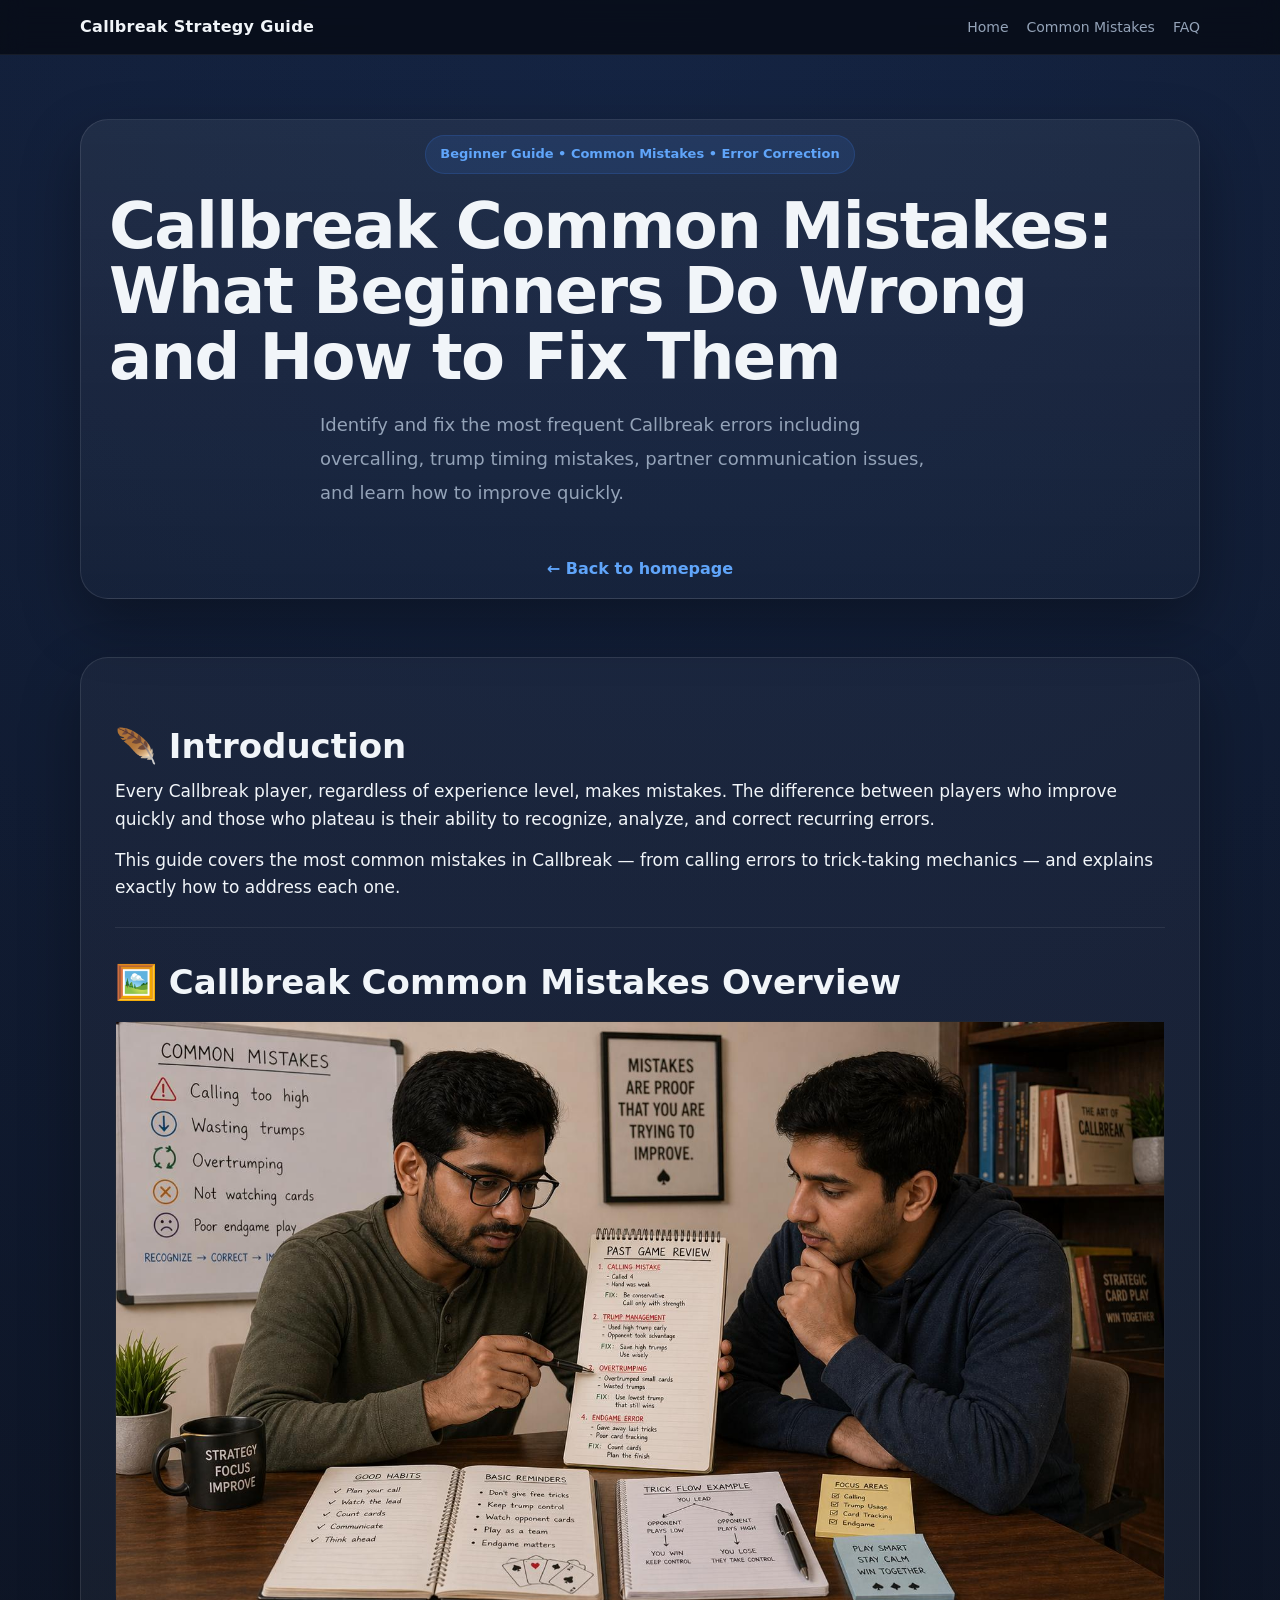
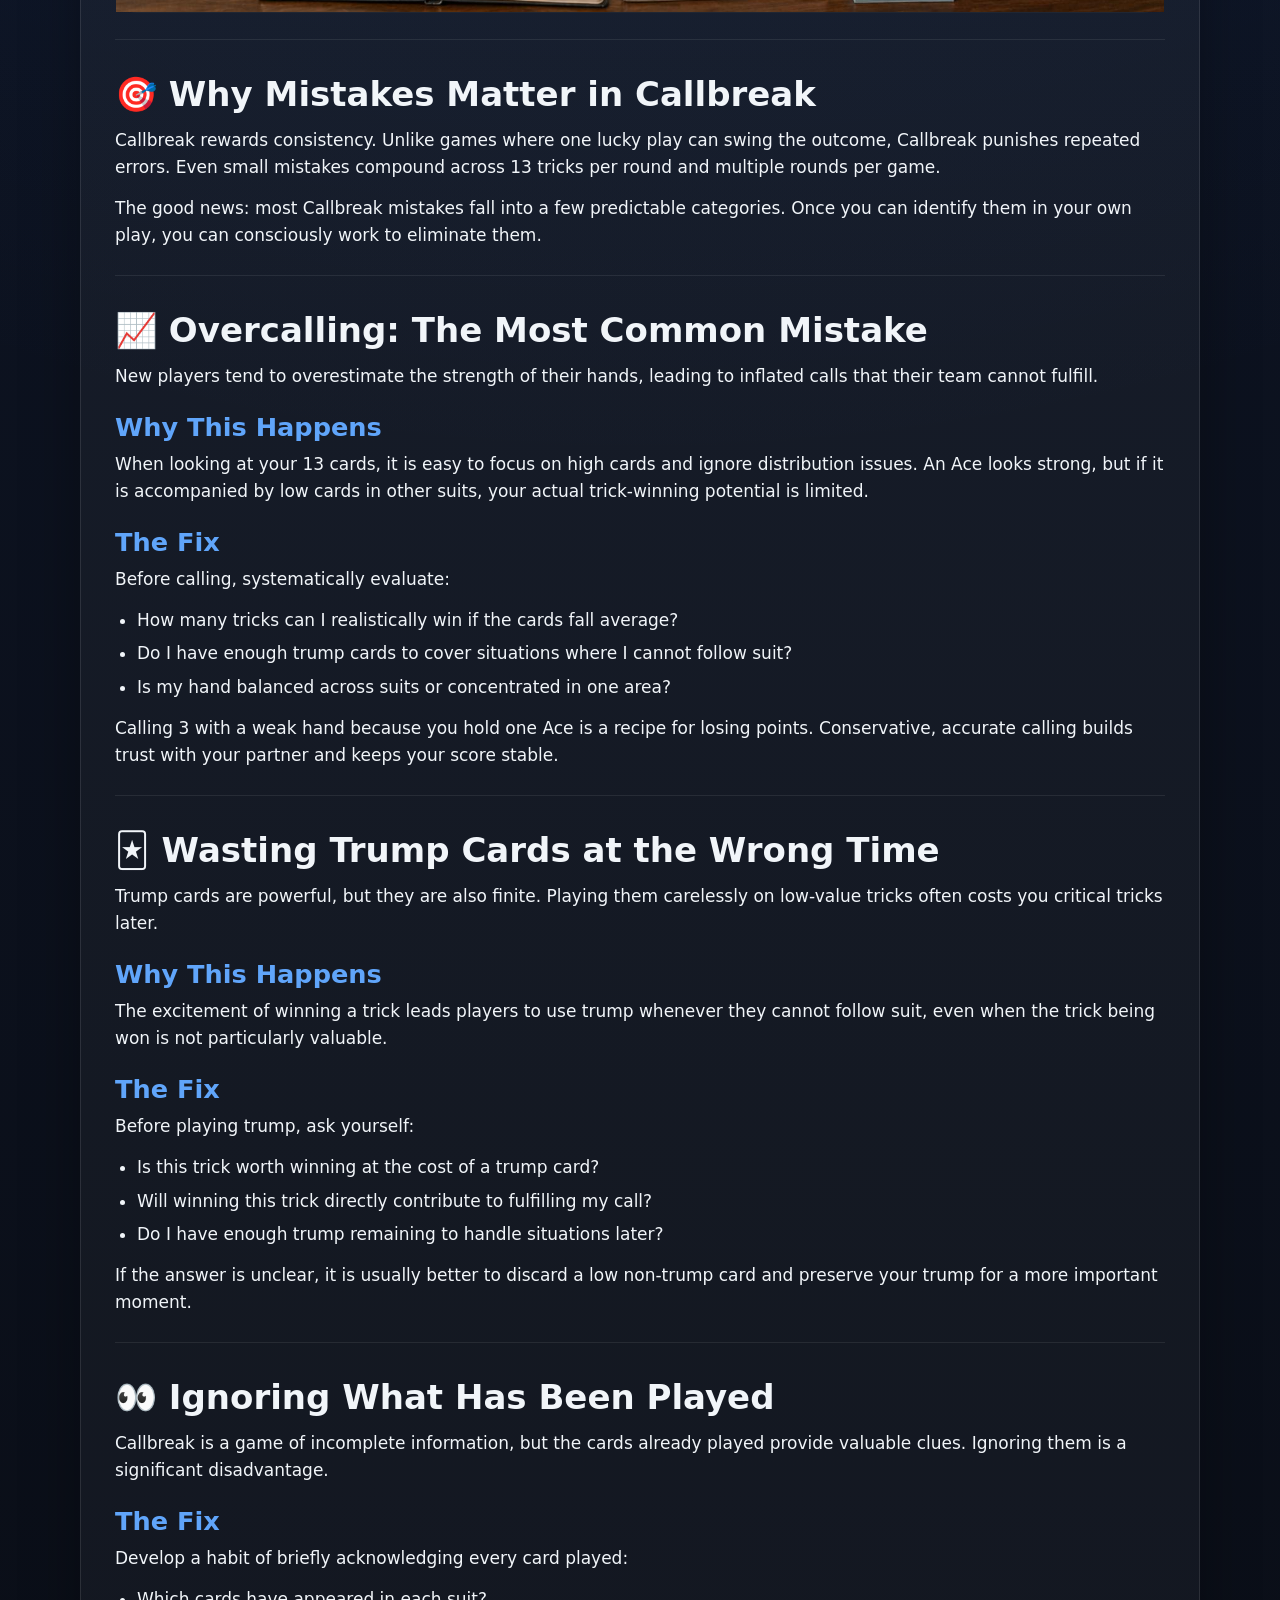
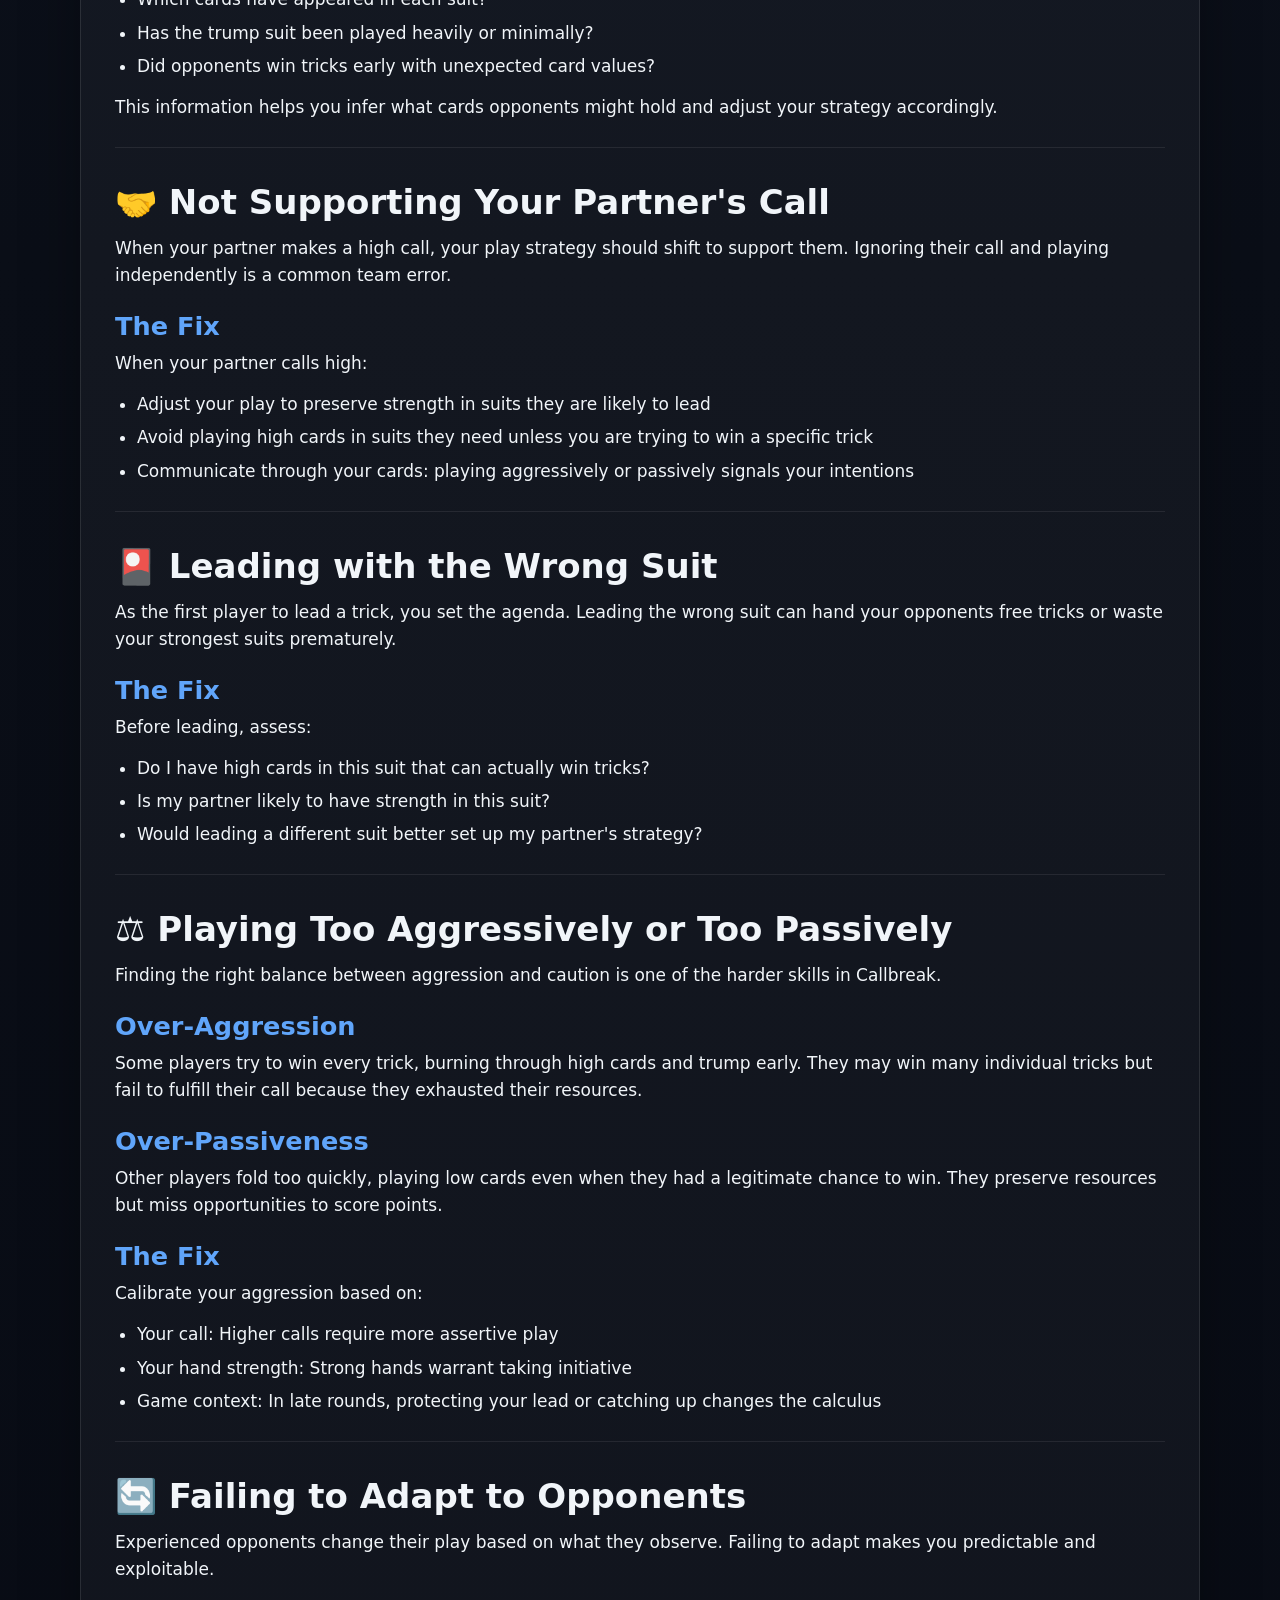
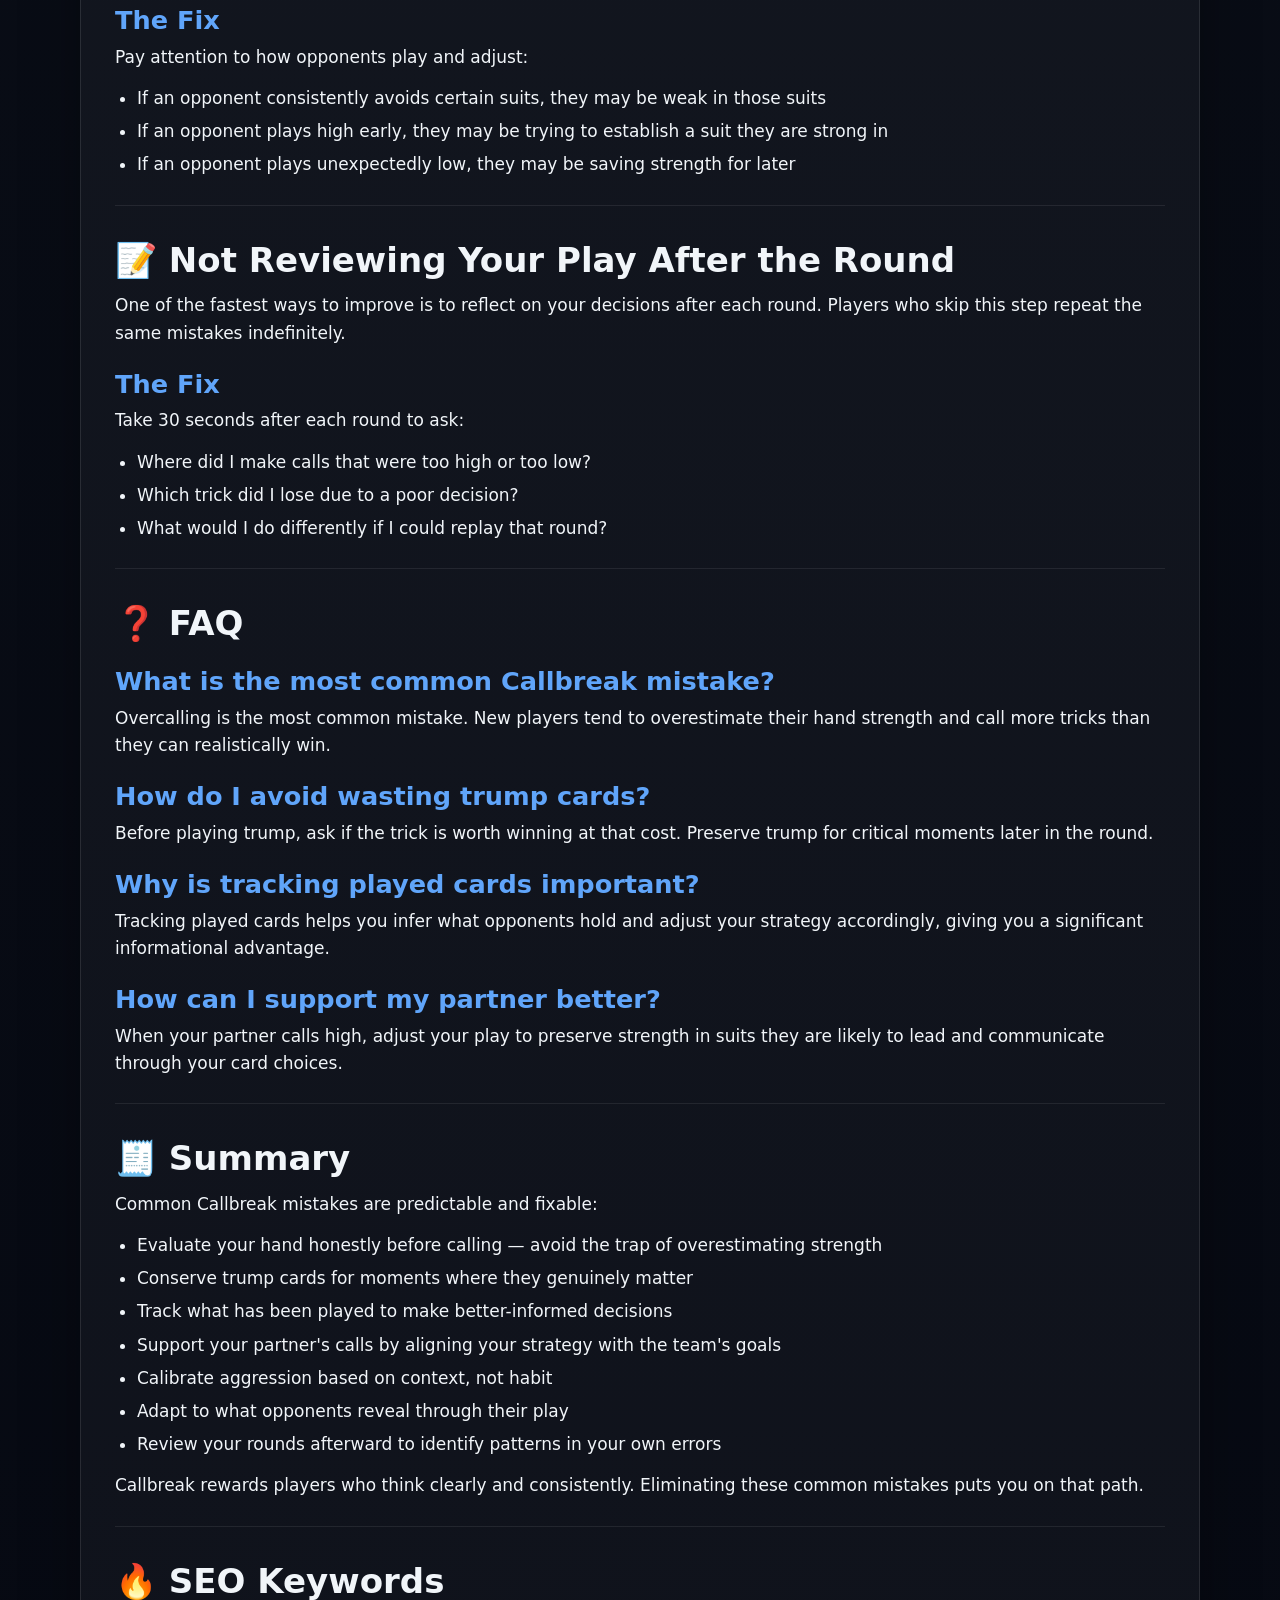
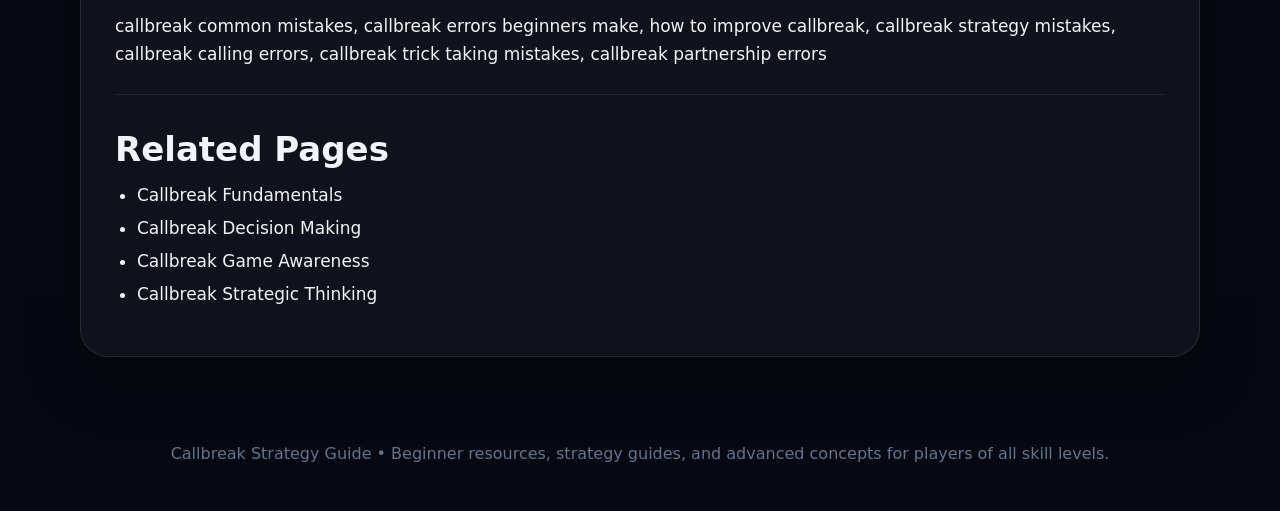
<file: common-mistakes.html>
<!DOCTYPE html>
<html lang="en">
<head>
  <meta charset="UTF-8" />
  <meta name="viewport" content="width=device-width, initial-scale=1.0" />
  <title>Callbreak Common Mistakes | What Beginners Do Wrong and How to Fix Them</title>
  <meta name="description" content="Learn the most common Callbreak mistakes beginners make, including overcalling, wasting trump, ignoring played cards, and how to fix them to improve your game." />
  <meta name="keywords" content="Callbreak common mistakes, Callbreak errors beginners make, how to improve Callbreak, Callbreak strategy mistakes, Callbreak calling errors" />
  <link rel="stylesheet" href="./assets/css/index.css" />
</head>
<body>
  <header class="topbar">
    <div class="container">
      <div class="brand">Callbreak Strategy Guide</div>
      <nav class="nav-links">
        <a href="./index.html">Home</a>
        <a href="#article">Common Mistakes</a>
        <a href="#faq">FAQ</a>
      </nav>
    </div>
  </header>

  <section class="hero">
    <div class="container">
      <div class="hero-card">
        <span class="eyebrow">Beginner Guide • Common Mistakes • Error Correction</span>
        <h1>Callbreak Common Mistakes: What Beginners Do Wrong and How to Fix Them</h1>
        <p>Identify and fix the most frequent Callbreak errors including overcalling, trump timing mistakes, partner communication issues, and learn how to improve quickly.</p>
        <a class="back-link" href="./index.html">← Back to homepage</a>
      </div>
    </div>
  </section>

  <main class="content">
    <div class="container">
      <article class="article" id="article">
        <h2>🪶 Introduction</h2>
        <p>Every Callbreak player, regardless of experience level, makes mistakes. The difference between players who improve quickly and those who plateau is their ability to recognize, analyze, and correct recurring errors.</p>
        <p>This guide covers the most common mistakes in Callbreak — from calling errors to trick-taking mechanics — and explains exactly how to address each one.</p>

        <hr />

        <h2>🖼️ Callbreak Common Mistakes Overview</h2>
        <figure class="article-image">
          <img src="./assets/images/common-mistakes.jpg" alt="Callbreak common mistakes and error correction - player reviewing game mistakes with analysis notes, overcalling errors, trump timing mistakes, partner communication issues, learning from errors, educational card game improvement guide, 1200x675" loading="lazy" />
        </figure>

        <hr />

        <h2>🎯 Why Mistakes Matter in Callbreak</h2>
        <p>Callbreak rewards consistency. Unlike games where one lucky play can swing the outcome, Callbreak punishes repeated errors. Even small mistakes compound across 13 tricks per round and multiple rounds per game.</p>
        <p>The good news: most Callbreak mistakes fall into a few predictable categories. Once you can identify them in your own play, you can consciously work to eliminate them.</p>

        <hr />

        <h2>📈 Overcalling: The Most Common Mistake</h2>
        <p>New players tend to overestimate the strength of their hands, leading to inflated calls that their team cannot fulfill.</p>

        <h3>Why This Happens</h3>
        <p>When looking at your 13 cards, it is easy to focus on high cards and ignore distribution issues. An Ace looks strong, but if it is accompanied by low cards in other suits, your actual trick-winning potential is limited.</p>

        <h3>The Fix</h3>
        <p>Before calling, systematically evaluate:</p>
        <ul>
          <li>How many tricks can I realistically win if the cards fall average?</li>
          <li>Do I have enough trump cards to cover situations where I cannot follow suit?</li>
          <li>Is my hand balanced across suits or concentrated in one area?</li>
        </ul>
        <p>Calling 3 with a weak hand because you hold one Ace is a recipe for losing points. Conservative, accurate calling builds trust with your partner and keeps your score stable.</p>

        <hr />

        <h2>🃏 Wasting Trump Cards at the Wrong Time</h2>
        <p>Trump cards are powerful, but they are also finite. Playing them carelessly on low-value tricks often costs you critical tricks later.</p>

        <h3>Why This Happens</h3>
        <p>The excitement of winning a trick leads players to use trump whenever they cannot follow suit, even when the trick being won is not particularly valuable.</p>

        <h3>The Fix</h3>
        <p>Before playing trump, ask yourself:</p>
        <ul>
          <li>Is this trick worth winning at the cost of a trump card?</li>
          <li>Will winning this trick directly contribute to fulfilling my call?</li>
          <li>Do I have enough trump remaining to handle situations later?</li>
        </ul>
        <p>If the answer is unclear, it is usually better to discard a low non-trump card and preserve your trump for a more important moment.</p>

        <hr />

        <h2>👀 Ignoring What Has Been Played</h2>
        <p>Callbreak is a game of incomplete information, but the cards already played provide valuable clues. Ignoring them is a significant disadvantage.</p>

        <h3>The Fix</h3>
        <p>Develop a habit of briefly acknowledging every card played:</p>
        <ul>
          <li>Which cards have appeared in each suit?</li>
          <li>Has the trump suit been played heavily or minimally?</li>
          <li>Did opponents win tricks early with unexpected card values?</li>
        </ul>
        <p>This information helps you infer what cards opponents might hold and adjust your strategy accordingly.</p>

        <hr />

        <h2>🤝 Not Supporting Your Partner's Call</h2>
        <p>When your partner makes a high call, your play strategy should shift to support them. Ignoring their call and playing independently is a common team error.</p>

        <h3>The Fix</h3>
        <p>When your partner calls high:</p>
        <ul>
          <li>Adjust your play to preserve strength in suits they are likely to lead</li>
          <li>Avoid playing high cards in suits they need unless you are trying to win a specific trick</li>
          <li>Communicate through your cards: playing aggressively or passively signals your intentions</li>
        </ul>

        <hr />

        <h2>🎴 Leading with the Wrong Suit</h2>
        <p>As the first player to lead a trick, you set the agenda. Leading the wrong suit can hand your opponents free tricks or waste your strongest suits prematurely.</p>

        <h3>The Fix</h3>
        <p>Before leading, assess:</p>
        <ul>
          <li>Do I have high cards in this suit that can actually win tricks?</li>
          <li>Is my partner likely to have strength in this suit?</li>
          <li>Would leading a different suit better set up my partner's strategy?</li>
        </ul>

        <hr />

        <h2>⚖️ Playing Too Aggressively or Too Passively</h2>
        <p>Finding the right balance between aggression and caution is one of the harder skills in Callbreak.</p>

        <h3>Over-Aggression</h3>
        <p>Some players try to win every trick, burning through high cards and trump early. They may win many individual tricks but fail to fulfill their call because they exhausted their resources.</p>

        <h3>Over-Passiveness</h3>
        <p>Other players fold too quickly, playing low cards even when they had a legitimate chance to win. They preserve resources but miss opportunities to score points.</p>

        <h3>The Fix</h3>
        <p>Calibrate your aggression based on:</p>
        <ul>
          <li>Your call: Higher calls require more assertive play</li>
          <li>Your hand strength: Strong hands warrant taking initiative</li>
          <li>Game context: In late rounds, protecting your lead or catching up changes the calculus</li>
        </ul>

        <hr />

        <h2>🔄 Failing to Adapt to Opponents</h2>
        <p>Experienced opponents change their play based on what they observe. Failing to adapt makes you predictable and exploitable.</p>

        <h3>The Fix</h3>
        <p>Pay attention to how opponents play and adjust:</p>
        <ul>
          <li>If an opponent consistently avoids certain suits, they may be weak in those suits</li>
          <li>If an opponent plays high early, they may be trying to establish a suit they are strong in</li>
          <li>If an opponent plays unexpectedly low, they may be saving strength for later</li>
        </ul>

        <hr />

        <h2>📝 Not Reviewing Your Play After the Round</h2>
        <p>One of the fastest ways to improve is to reflect on your decisions after each round. Players who skip this step repeat the same mistakes indefinitely.</p>

        <h3>The Fix</h3>
        <p>Take 30 seconds after each round to ask:</p>
        <ul>
          <li>Where did I make calls that were too high or too low?</li>
          <li>Which trick did I lose due to a poor decision?</li>
          <li>What would I do differently if I could replay that round?</li>
        </ul>

        <hr />

        <h2 id="faq">❓ FAQ</h2>

        <h3>What is the most common Callbreak mistake?</h3>
        <p>Overcalling is the most common mistake. New players tend to overestimate their hand strength and call more tricks than they can realistically win.</p>

        <h3>How do I avoid wasting trump cards?</h3>
        <p>Before playing trump, ask if the trick is worth winning at that cost. Preserve trump for critical moments later in the round.</p>

        <h3>Why is tracking played cards important?</h3>
        <p>Tracking played cards helps you infer what opponents hold and adjust your strategy accordingly, giving you a significant informational advantage.</p>

        <h3>How can I support my partner better?</h3>
        <p>When your partner calls high, adjust your play to preserve strength in suits they are likely to lead and communicate through your card choices.</p>

        <hr />

        <h2>🧾 Summary</h2>
        <p>Common Callbreak mistakes are predictable and fixable:</p>
        <ul>
          <li>Evaluate your hand honestly before calling — avoid the trap of overestimating strength</li>
          <li>Conserve trump cards for moments where they genuinely matter</li>
          <li>Track what has been played to make better-informed decisions</li>
          <li>Support your partner's calls by aligning your strategy with the team's goals</li>
          <li>Calibrate aggression based on context, not habit</li>
          <li>Adapt to what opponents reveal through their play</li>
          <li>Review your rounds afterward to identify patterns in your own errors</li>
        </ul>
        <p>Callbreak rewards players who think clearly and consistently. Eliminating these common mistakes puts you on that path.</p>

        <hr />

        <h2>🔥 SEO Keywords</h2>
        <p>callbreak common mistakes, callbreak errors beginners make, how to improve callbreak, callbreak strategy mistakes, callbreak calling errors, callbreak trick taking mistakes, callbreak partnership errors</p>

        <hr />

        <h2>Related Pages</h2>
        <ul>
          <li><a href="./fundamentals.html">Callbreak Fundamentals</a></li>
          <li><a href="./decision-making.html">Callbreak Decision Making</a></li>
          <li><a href="./game-awareness.html">Callbreak Game Awareness</a></li>
          <li><a href="./strategic-thinking.html">Callbreak Strategic Thinking</a></li>
        </ul>
      </article>
    </div>
  </main>

  <footer class="footer">
    <div class="container">
      Callbreak Strategy Guide • Beginner resources, strategy guides, and advanced concepts for players of all skill levels.
    </div>
  </footer>

  <script src="./assets/js/index.js" defer></script>
</body>
</html>
</file>
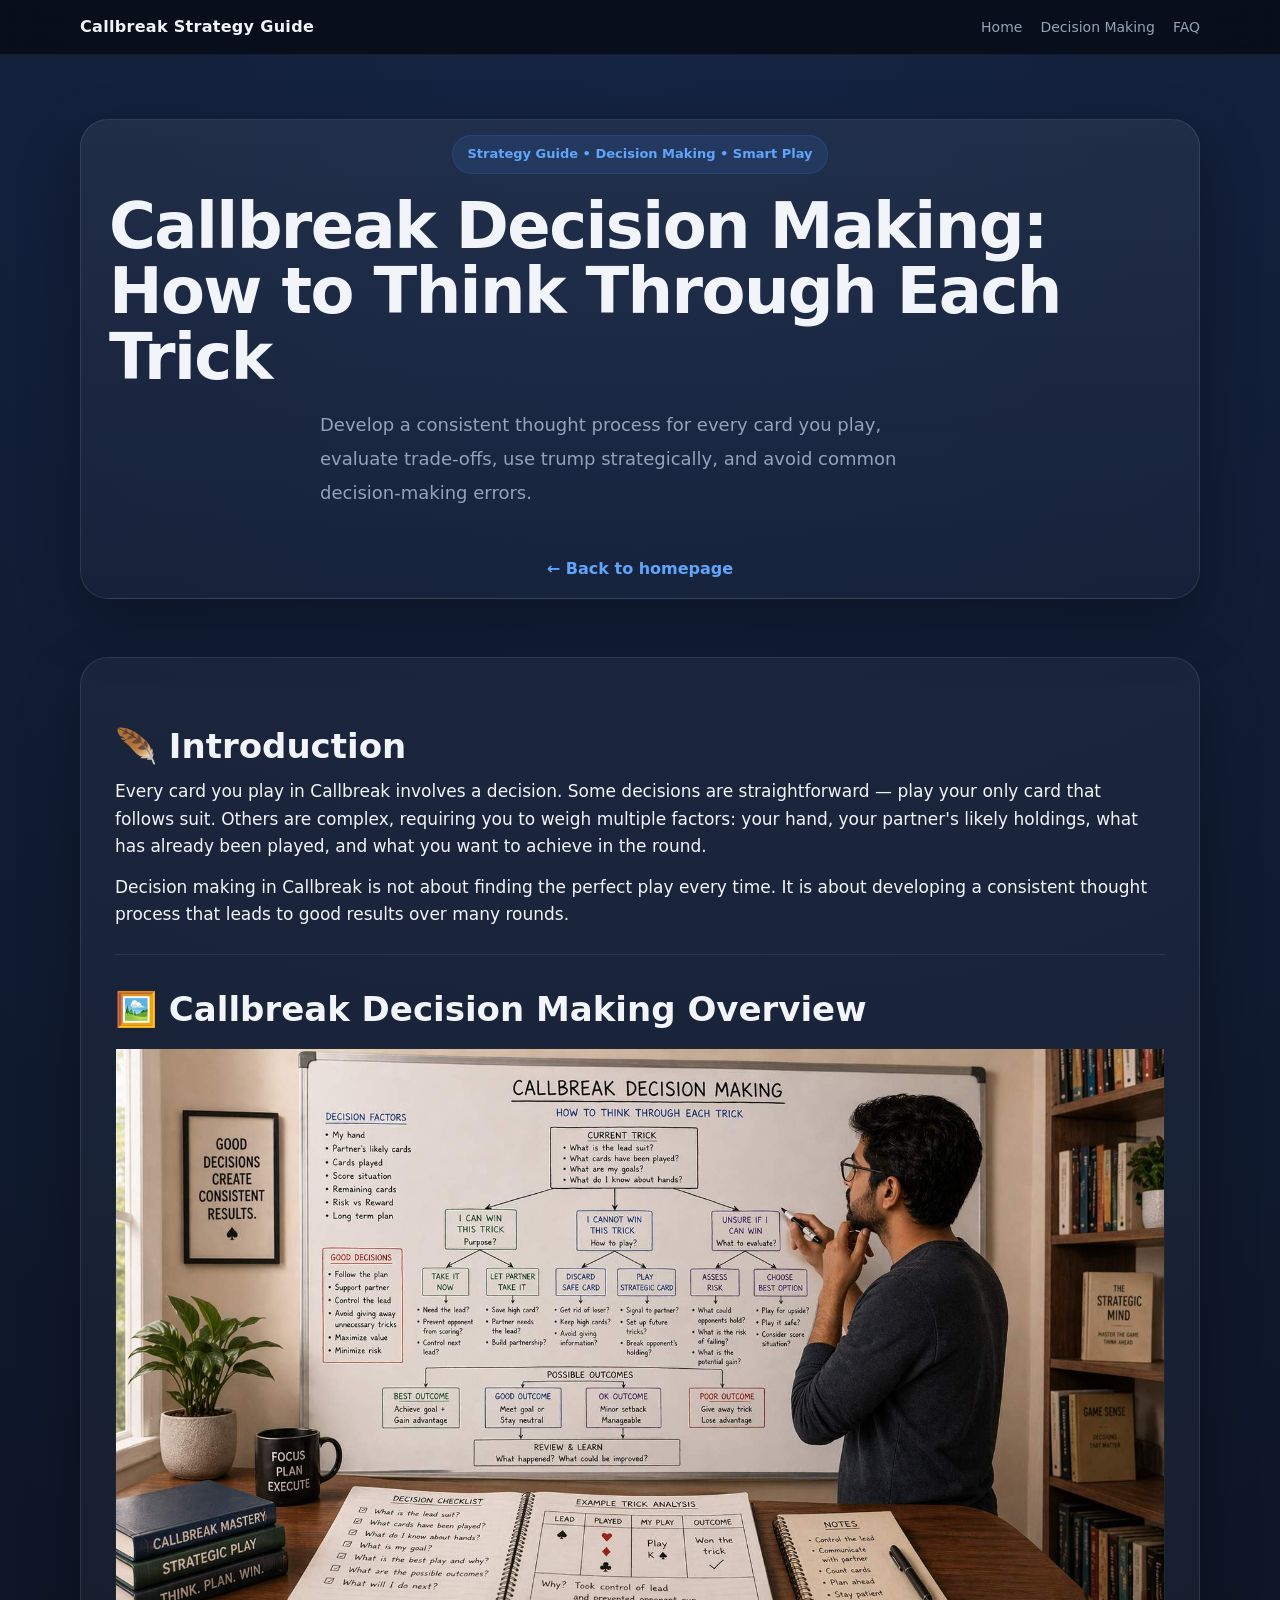
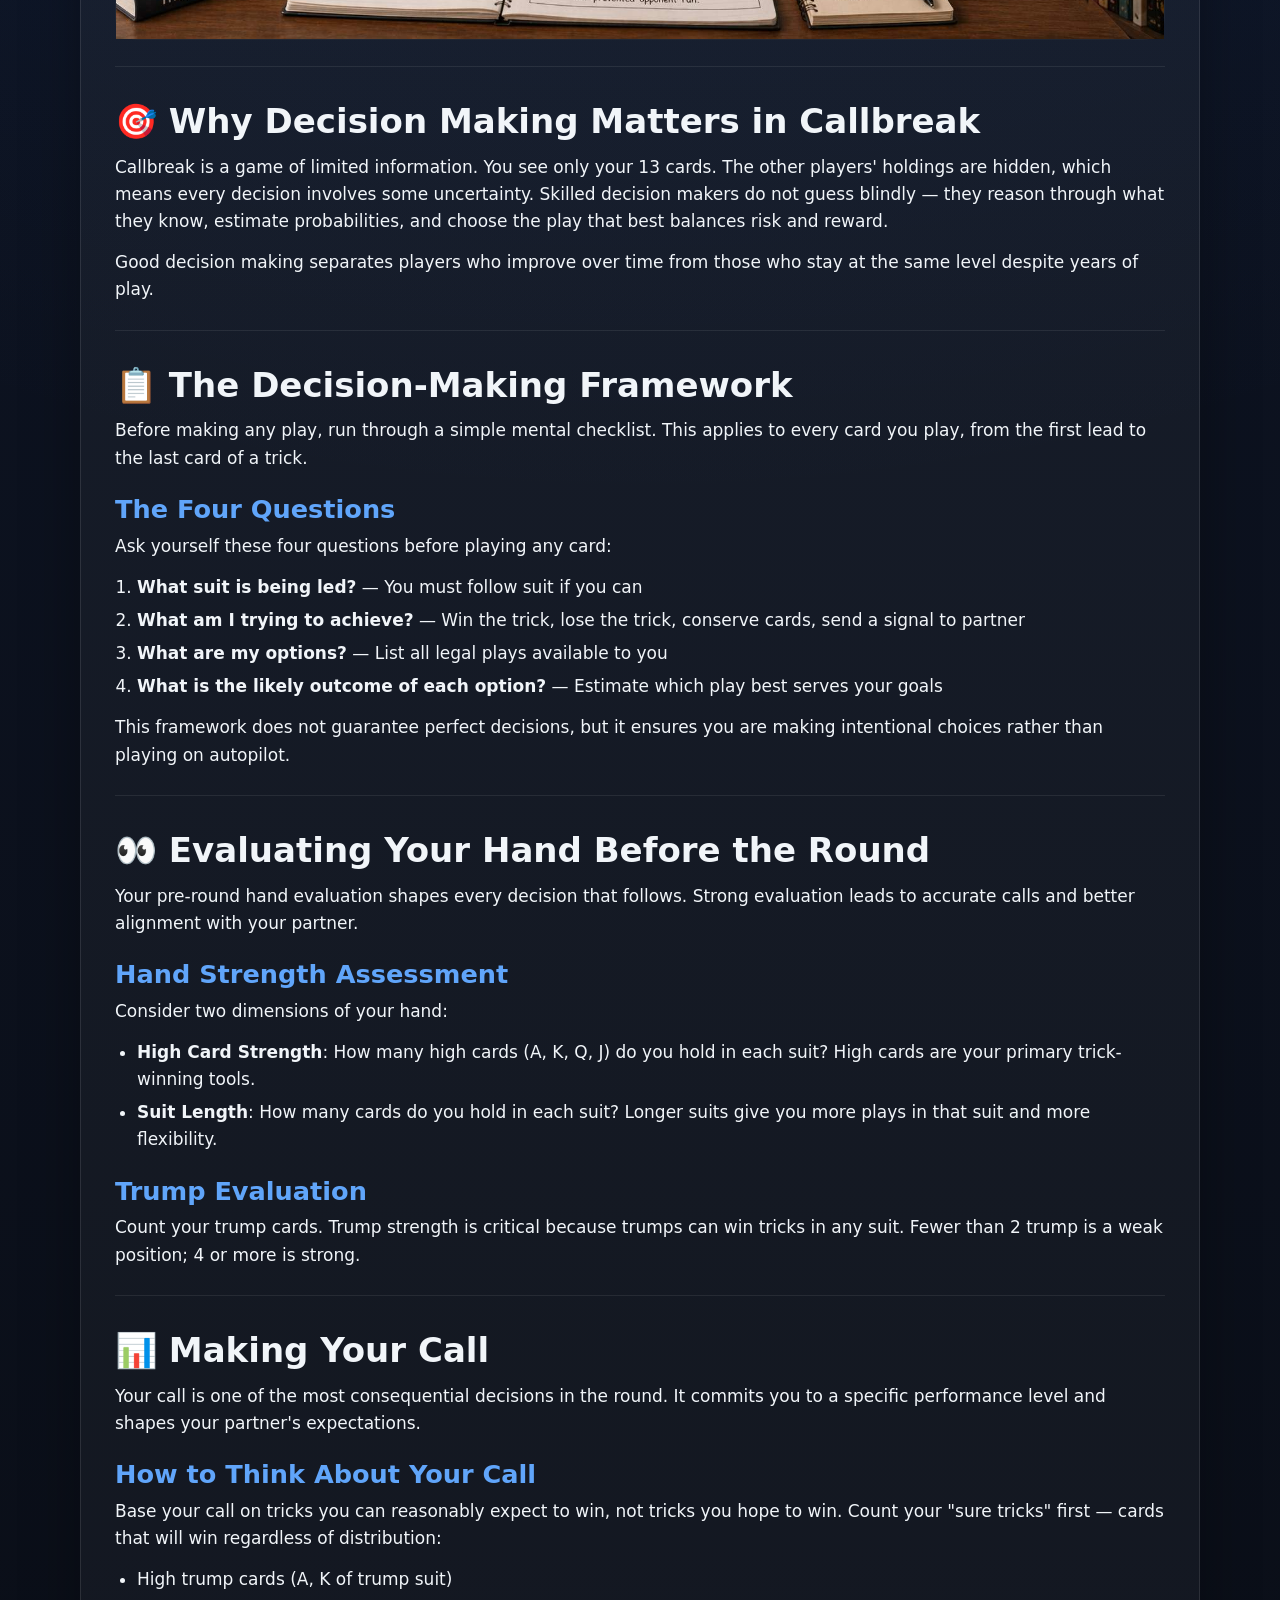
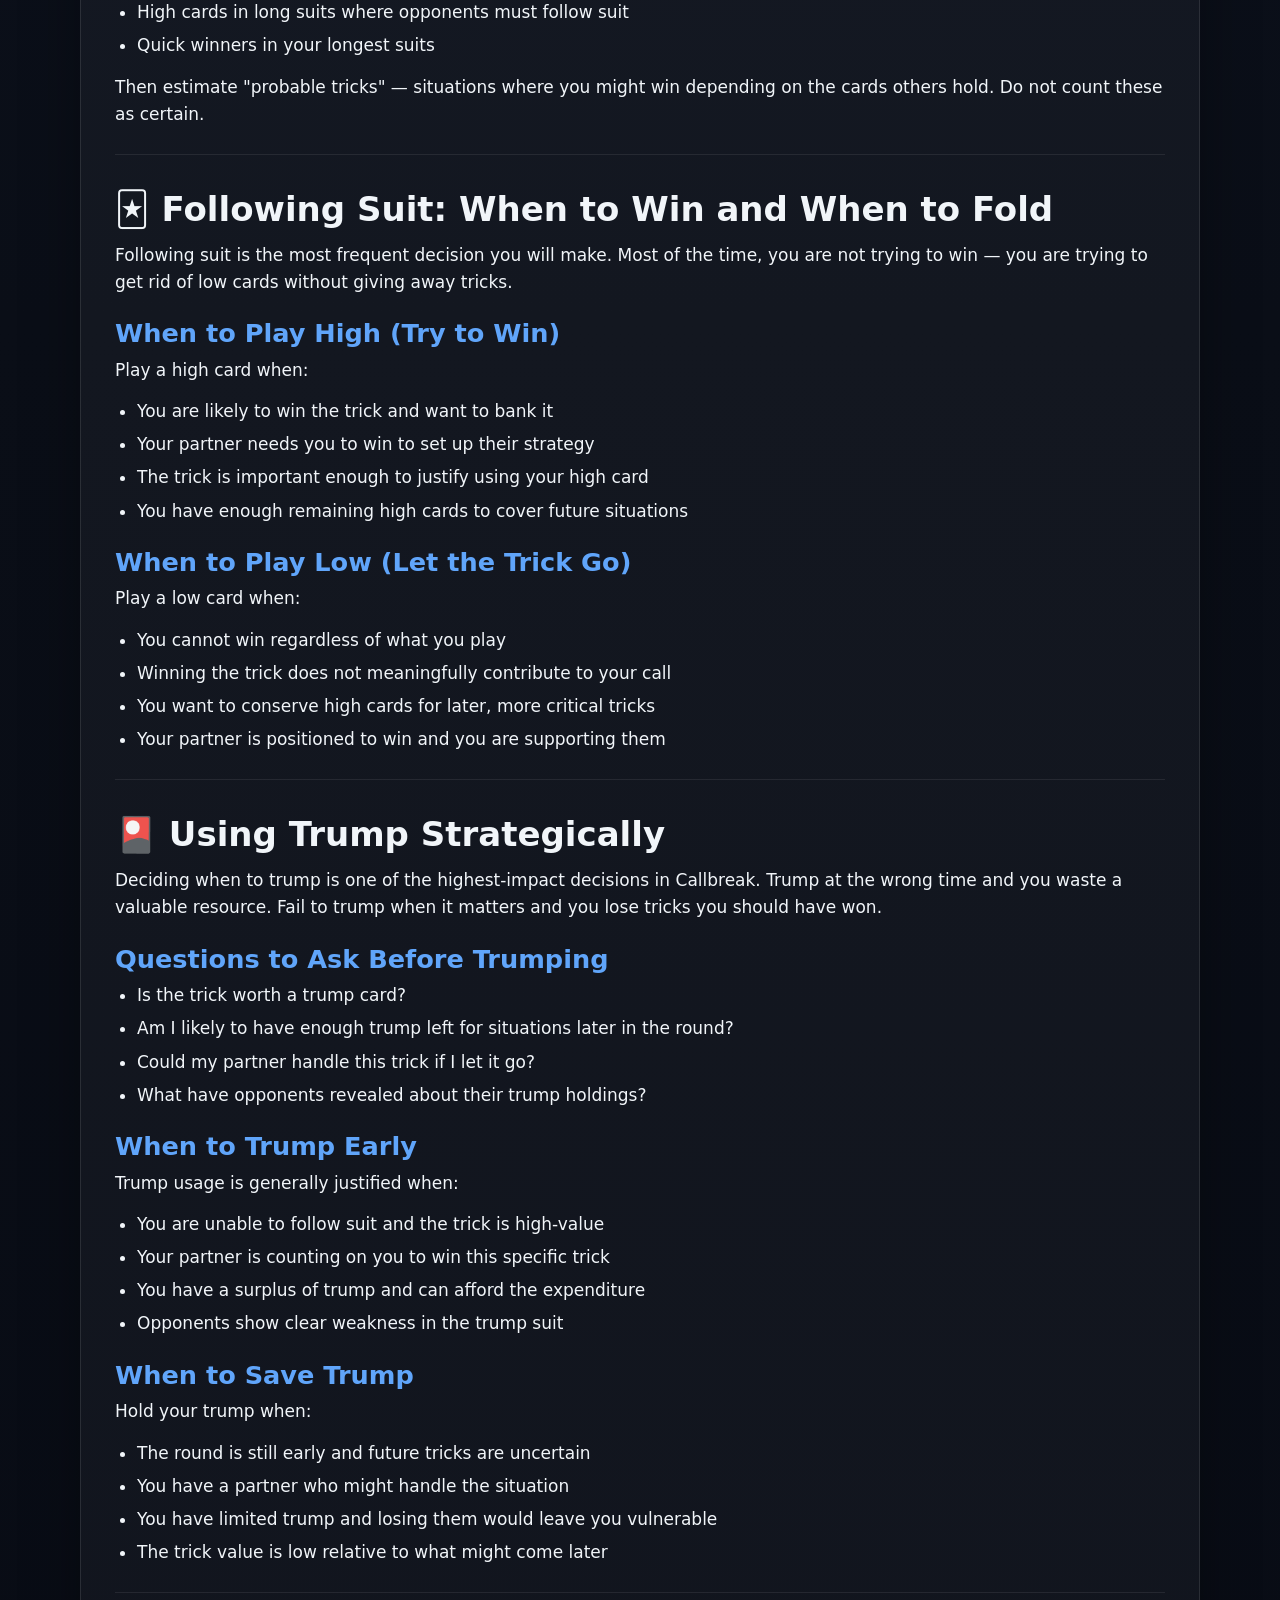
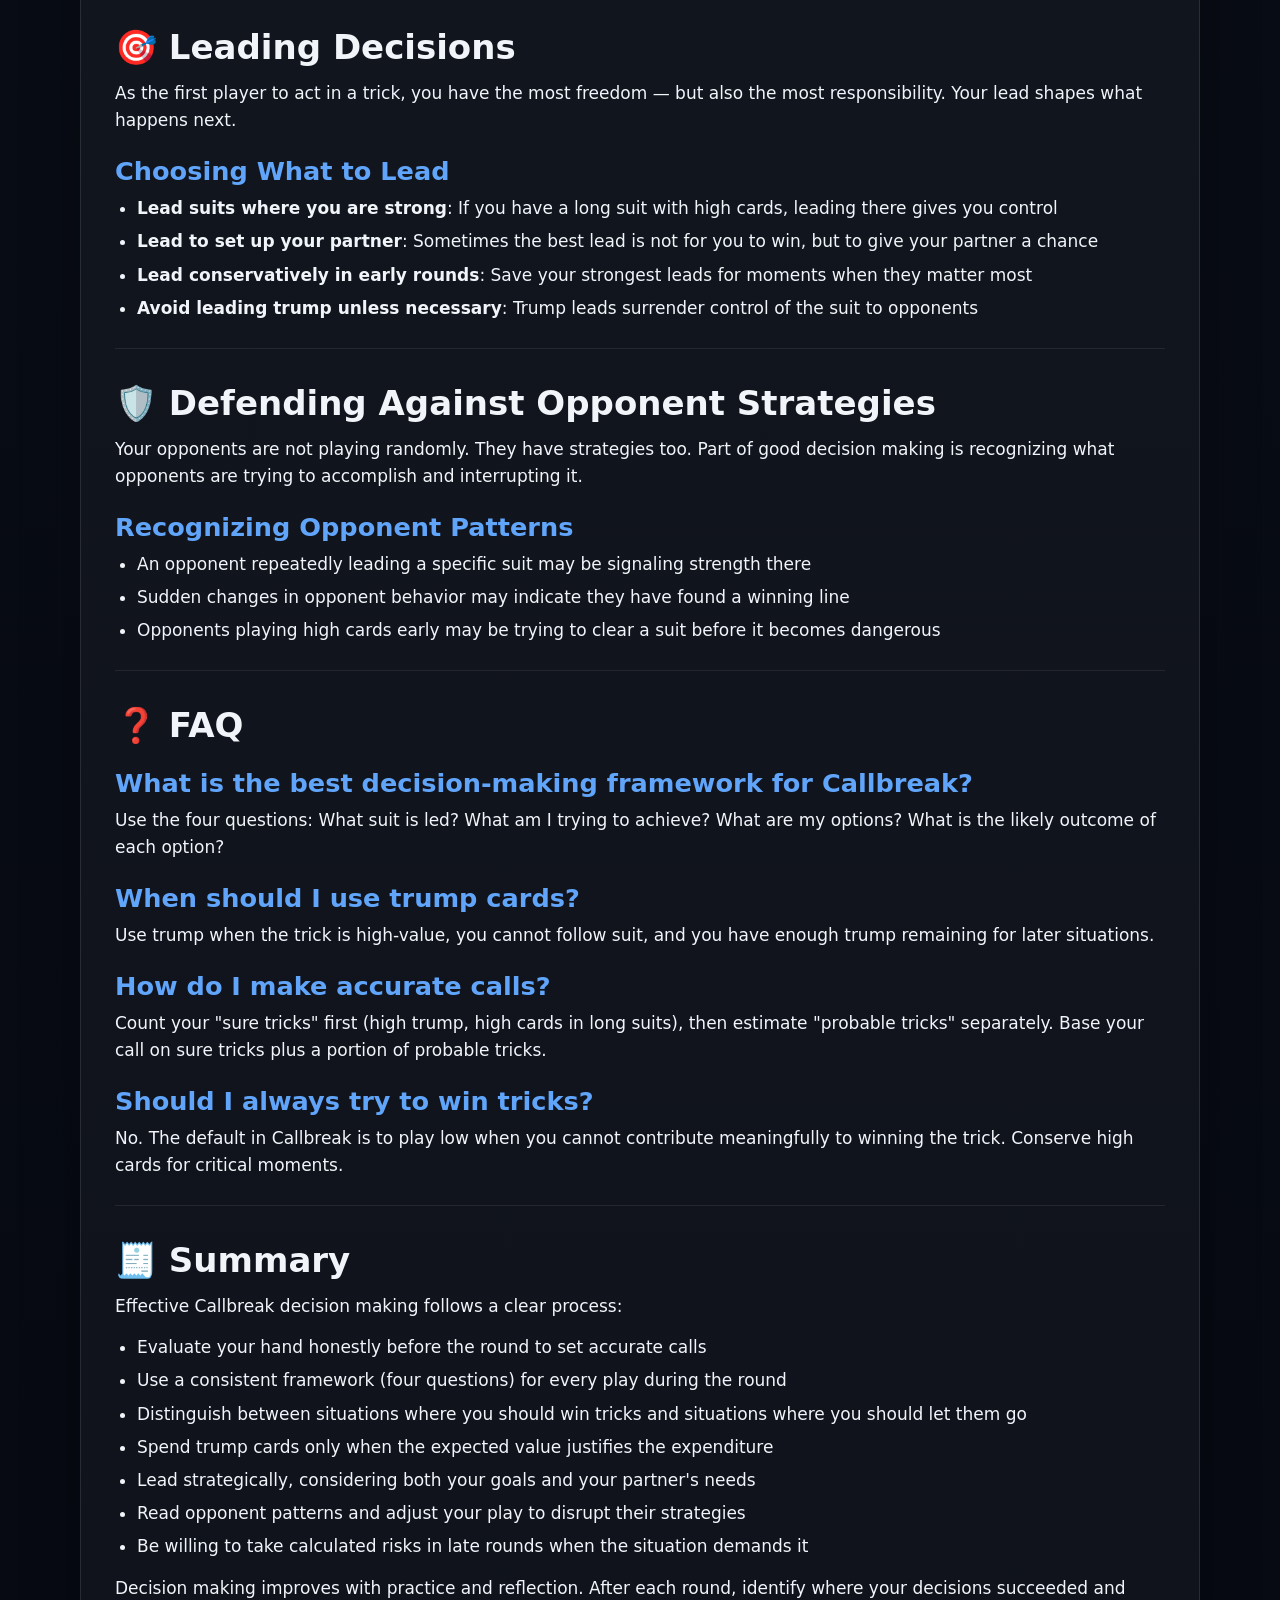
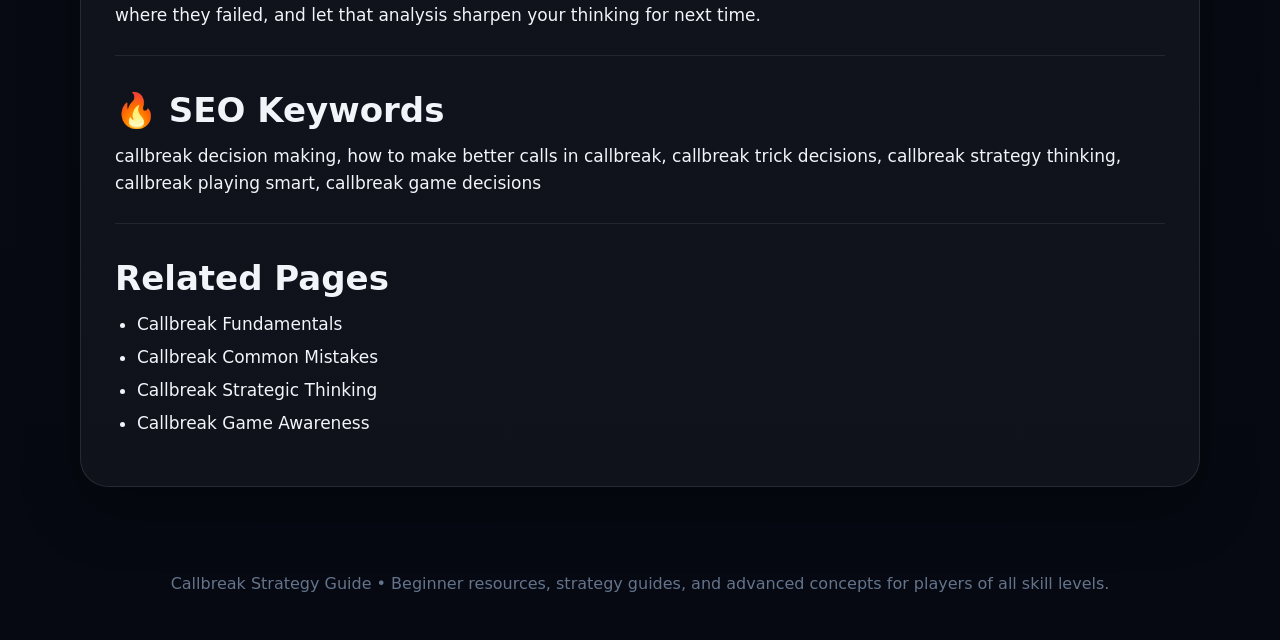
<file: decision-making.html>
<!DOCTYPE html>
<html lang="en">
<head>
  <meta charset="UTF-8" />
  <meta name="viewport" content="width=device-width, initial-scale=1.0" />
  <title>Callbreak Decision Making | How to Think Through Each Trick</title>
  <meta name="description" content="Learn Callbreak decision making with a systematic framework for every trick, evaluating trade-offs, using trump strategically, and avoiding common decision errors." />
  <meta name="keywords" content="Callbreak decision making, how to make better calls in Callbreak, Callbreak trick decisions, Callbreak strategy thinking, Callbreak playing smart" />
  <link rel="stylesheet" href="./assets/css/index.css" />
</head>
<body>
  <header class="topbar">
    <div class="container">
      <div class="brand">Callbreak Strategy Guide</div>
      <nav class="nav-links">
        <a href="./index.html">Home</a>
        <a href="#article">Decision Making</a>
        <a href="#faq">FAQ</a>
      </nav>
    </div>
  </header>

  <section class="hero">
    <div class="container">
      <div class="hero-card">
        <span class="eyebrow">Strategy Guide • Decision Making • Smart Play</span>
        <h1>Callbreak Decision Making: How to Think Through Each Trick</h1>
        <p>Develop a consistent thought process for every card you play, evaluate trade-offs, use trump strategically, and avoid common decision-making errors.</p>
        <a class="back-link" href="./index.html">← Back to homepage</a>
      </div>
    </div>
  </section>

  <main class="content">
    <div class="container">
      <article class="article" id="article">
        <h2>🪶 Introduction</h2>
        <p>Every card you play in Callbreak involves a decision. Some decisions are straightforward — play your only card that follows suit. Others are complex, requiring you to weigh multiple factors: your hand, your partner's likely holdings, what has already been played, and what you want to achieve in the round.</p>
        <p>Decision making in Callbreak is not about finding the perfect play every time. It is about developing a consistent thought process that leads to good results over many rounds.</p>

        <hr />

        <h2>🖼️ Callbreak Decision Making Overview</h2>
        <figure class="article-image">
          <img src="./assets/images/decision-making.jpg" alt="Callbreak decision making process - player thinking through each trick with decision framework, evaluating trade-offs, logical card play analysis, avoiding decision errors, systematic thought process, educational game strategy guide, 1200x675" loading="lazy" />
        </figure>

        <hr />

        <h2>🎯 Why Decision Making Matters in Callbreak</h2>
        <p>Callbreak is a game of limited information. You see only your 13 cards. The other players' holdings are hidden, which means every decision involves some uncertainty. Skilled decision makers do not guess blindly — they reason through what they know, estimate probabilities, and choose the play that best balances risk and reward.</p>
        <p>Good decision making separates players who improve over time from those who stay at the same level despite years of play.</p>

        <hr />

        <h2>📋 The Decision-Making Framework</h2>
        <p>Before making any play, run through a simple mental checklist. This applies to every card you play, from the first lead to the last card of a trick.</p>

        <h3>The Four Questions</h3>
        <p>Ask yourself these four questions before playing any card:</p>
        <ol>
          <li><strong>What suit is being led?</strong> — You must follow suit if you can</li>
          <li><strong>What am I trying to achieve?</strong> — Win the trick, lose the trick, conserve cards, send a signal to partner</li>
          <li><strong>What are my options?</strong> — List all legal plays available to you</li>
          <li><strong>What is the likely outcome of each option?</strong> — Estimate which play best serves your goals</li>
        </ol>
        <p>This framework does not guarantee perfect decisions, but it ensures you are making intentional choices rather than playing on autopilot.</p>

        <hr />

        <h2>👀 Evaluating Your Hand Before the Round</h2>
        <p>Your pre-round hand evaluation shapes every decision that follows. Strong evaluation leads to accurate calls and better alignment with your partner.</p>

        <h3>Hand Strength Assessment</h3>
        <p>Consider two dimensions of your hand:</p>
        <ul>
          <li><strong>High Card Strength</strong>: How many high cards (A, K, Q, J) do you hold in each suit? High cards are your primary trick-winning tools.</li>
          <li><strong>Suit Length</strong>: How many cards do you hold in each suit? Longer suits give you more plays in that suit and more flexibility.</li>
        </ul>

        <h3>Trump Evaluation</h3>
        <p>Count your trump cards. Trump strength is critical because trumps can win tricks in any suit. Fewer than 2 trump is a weak position; 4 or more is strong.</p>

        <hr />

        <h2>📊 Making Your Call</h2>
        <p>Your call is one of the most consequential decisions in the round. It commits you to a specific performance level and shapes your partner's expectations.</p>

        <h3>How to Think About Your Call</h3>
        <p>Base your call on tricks you can reasonably expect to win, not tricks you hope to win. Count your "sure tricks" first — cards that will win regardless of distribution:</p>
        <ul>
          <li>High trump cards (A, K of trump suit)</li>
          <li>High cards in long suits where opponents must follow suit</li>
          <li>Quick winners in your longest suits</li>
        </ul>
        <p>Then estimate "probable tricks" — situations where you might win depending on the cards others hold. Do not count these as certain.</p>

        <hr />

        <h2>🃏 Following Suit: When to Win and When to Fold</h2>
        <p>Following suit is the most frequent decision you will make. Most of the time, you are not trying to win — you are trying to get rid of low cards without giving away tricks.</p>

        <h3>When to Play High (Try to Win)</h3>
        <p>Play a high card when:</p>
        <ul>
          <li>You are likely to win the trick and want to bank it</li>
          <li>Your partner needs you to win to set up their strategy</li>
          <li>The trick is important enough to justify using your high card</li>
          <li>You have enough remaining high cards to cover future situations</li>
        </ul>

        <h3>When to Play Low (Let the Trick Go)</h3>
        <p>Play a low card when:</p>
        <ul>
          <li>You cannot win regardless of what you play</li>
          <li>Winning the trick does not meaningfully contribute to your call</li>
          <li>You want to conserve high cards for later, more critical tricks</li>
          <li>Your partner is positioned to win and you are supporting them</li>
        </ul>

        <hr />

        <h2>🎴 Using Trump Strategically</h2>
        <p>Deciding when to trump is one of the highest-impact decisions in Callbreak. Trump at the wrong time and you waste a valuable resource. Fail to trump when it matters and you lose tricks you should have won.</p>

        <h3>Questions to Ask Before Trumping</h3>
        <ul>
          <li>Is the trick worth a trump card?</li>
          <li>Am I likely to have enough trump left for situations later in the round?</li>
          <li>Could my partner handle this trick if I let it go?</li>
          <li>What have opponents revealed about their trump holdings?</li>
        </ul>

        <h3>When to Trump Early</h3>
        <p>Trump usage is generally justified when:</p>
        <ul>
          <li>You are unable to follow suit and the trick is high-value</li>
          <li>Your partner is counting on you to win this specific trick</li>
          <li>You have a surplus of trump and can afford the expenditure</li>
          <li>Opponents show clear weakness in the trump suit</li>
        </ul>

        <h3>When to Save Trump</h3>
        <p>Hold your trump when:</p>
        <ul>
          <li>The round is still early and future tricks are uncertain</li>
          <li>You have a partner who might handle the situation</li>
          <li>You have limited trump and losing them would leave you vulnerable</li>
          <li>The trick value is low relative to what might come later</li>
        </ul>

        <hr />

        <h2>🎯 Leading Decisions</h2>
        <p>As the first player to act in a trick, you have the most freedom — but also the most responsibility. Your lead shapes what happens next.</p>

        <h3>Choosing What to Lead</h3>
        <ul>
          <li><strong>Lead suits where you are strong</strong>: If you have a long suit with high cards, leading there gives you control</li>
          <li><strong>Lead to set up your partner</strong>: Sometimes the best lead is not for you to win, but to give your partner a chance</li>
          <li><strong>Lead conservatively in early rounds</strong>: Save your strongest leads for moments when they matter most</li>
          <li><strong>Avoid leading trump unless necessary</strong>: Trump leads surrender control of the suit to opponents</li>
        </ul>

        <hr />

        <h2>🛡️ Defending Against Opponent Strategies</h2>
        <p>Your opponents are not playing randomly. They have strategies too. Part of good decision making is recognizing what opponents are trying to accomplish and interrupting it.</p>

        <h3>Recognizing Opponent Patterns</h3>
        <ul>
          <li>An opponent repeatedly leading a specific suit may be signaling strength there</li>
          <li>Sudden changes in opponent behavior may indicate they have found a winning line</li>
          <li>Opponents playing high cards early may be trying to clear a suit before it becomes dangerous</li>
        </ul>

        <hr />

        <h2 id="faq">❓ FAQ</h2>

        <h3>What is the best decision-making framework for Callbreak?</h3>
        <p>Use the four questions: What suit is led? What am I trying to achieve? What are my options? What is the likely outcome of each option?</p>

        <h3>When should I use trump cards?</h3>
        <p>Use trump when the trick is high-value, you cannot follow suit, and you have enough trump remaining for later situations.</p>

        <h3>How do I make accurate calls?</h3>
        <p>Count your "sure tricks" first (high trump, high cards in long suits), then estimate "probable tricks" separately. Base your call on sure tricks plus a portion of probable tricks.</p>

        <h3>Should I always try to win tricks?</h3>
        <p>No. The default in Callbreak is to play low when you cannot contribute meaningfully to winning the trick. Conserve high cards for critical moments.</p>

        <hr />

        <h2>🧾 Summary</h2>
        <p>Effective Callbreak decision making follows a clear process:</p>
        <ul>
          <li>Evaluate your hand honestly before the round to set accurate calls</li>
          <li>Use a consistent framework (four questions) for every play during the round</li>
          <li>Distinguish between situations where you should win tricks and situations where you should let them go</li>
          <li>Spend trump cards only when the expected value justifies the expenditure</li>
          <li>Lead strategically, considering both your goals and your partner's needs</li>
          <li>Read opponent patterns and adjust your play to disrupt their strategies</li>
          <li>Be willing to take calculated risks in late rounds when the situation demands it</li>
        </ul>
        <p>Decision making improves with practice and reflection. After each round, identify where your decisions succeeded and where they failed, and let that analysis sharpen your thinking for next time.</p>

        <hr />

        <h2>🔥 SEO Keywords</h2>
        <p>callbreak decision making, how to make better calls in callbreak, callbreak trick decisions, callbreak strategy thinking, callbreak playing smart, callbreak game decisions</p>

        <hr />

        <h2>Related Pages</h2>
        <ul>
          <li><a href="./fundamentals.html">Callbreak Fundamentals</a></li>
          <li><a href="./common-mistakes.html">Callbreak Common Mistakes</a></li>
          <li><a href="./strategic-thinking.html">Callbreak Strategic Thinking</a></li>
          <li><a href="./game-awareness.html">Callbreak Game Awareness</a></li>
        </ul>
      </article>
    </div>
  </main>

  <footer class="footer">
    <div class="container">
      Callbreak Strategy Guide • Beginner resources, strategy guides, and advanced concepts for players of all skill levels.
    </div>
  </footer>

  <script src="./assets/js/index.js" defer></script>
</body>
</html>
</file>
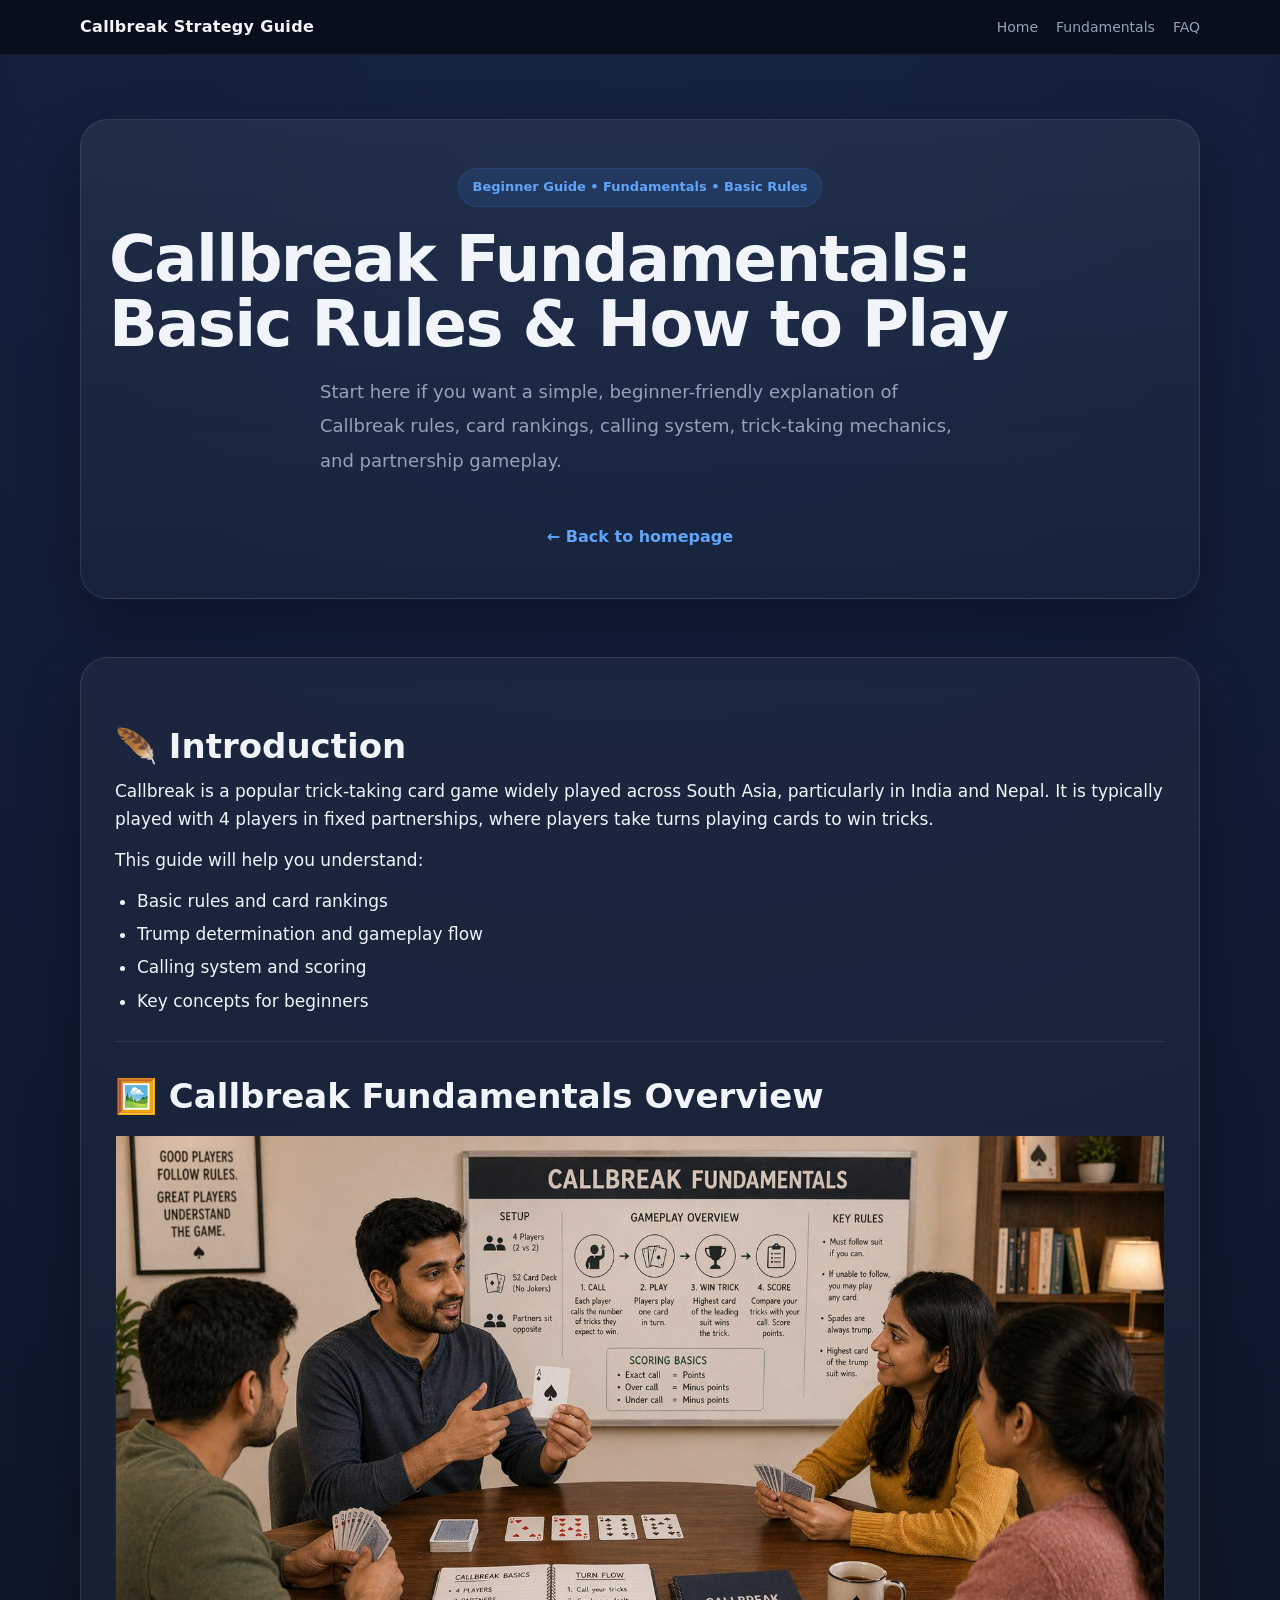
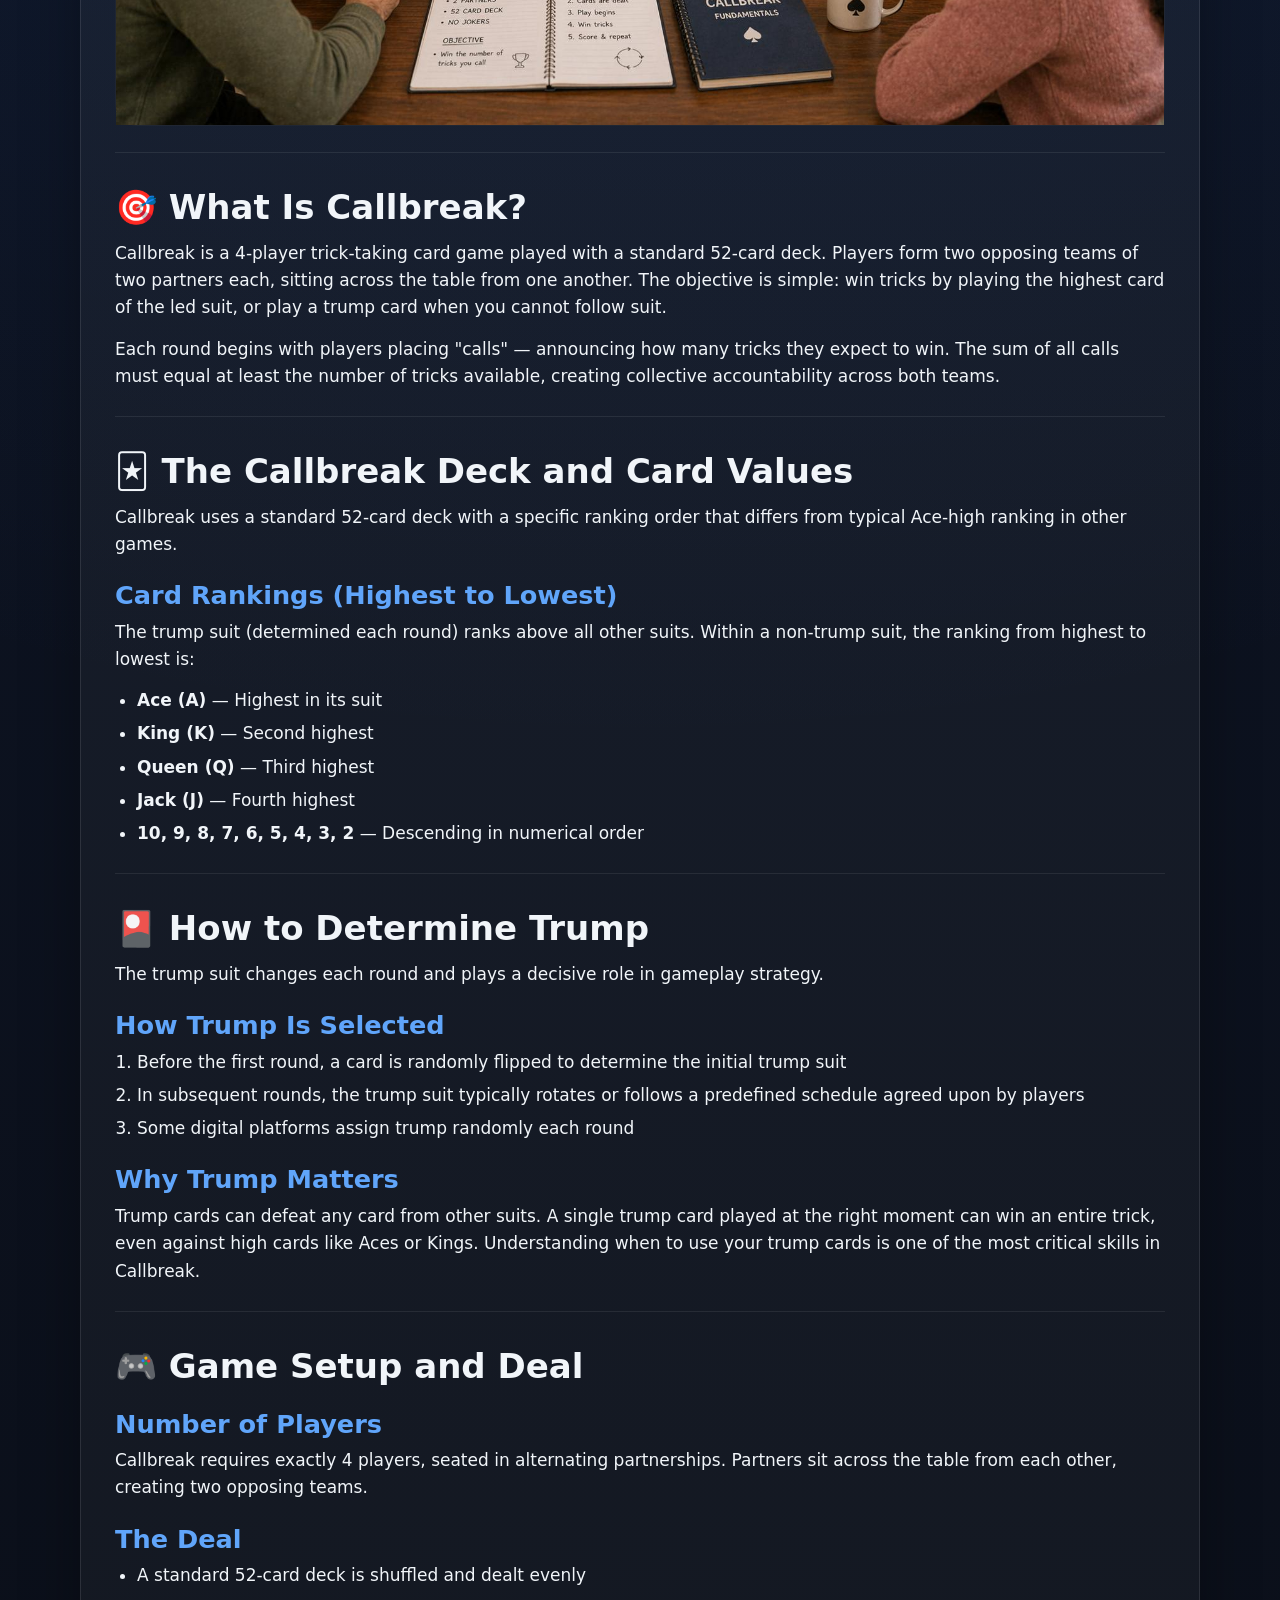
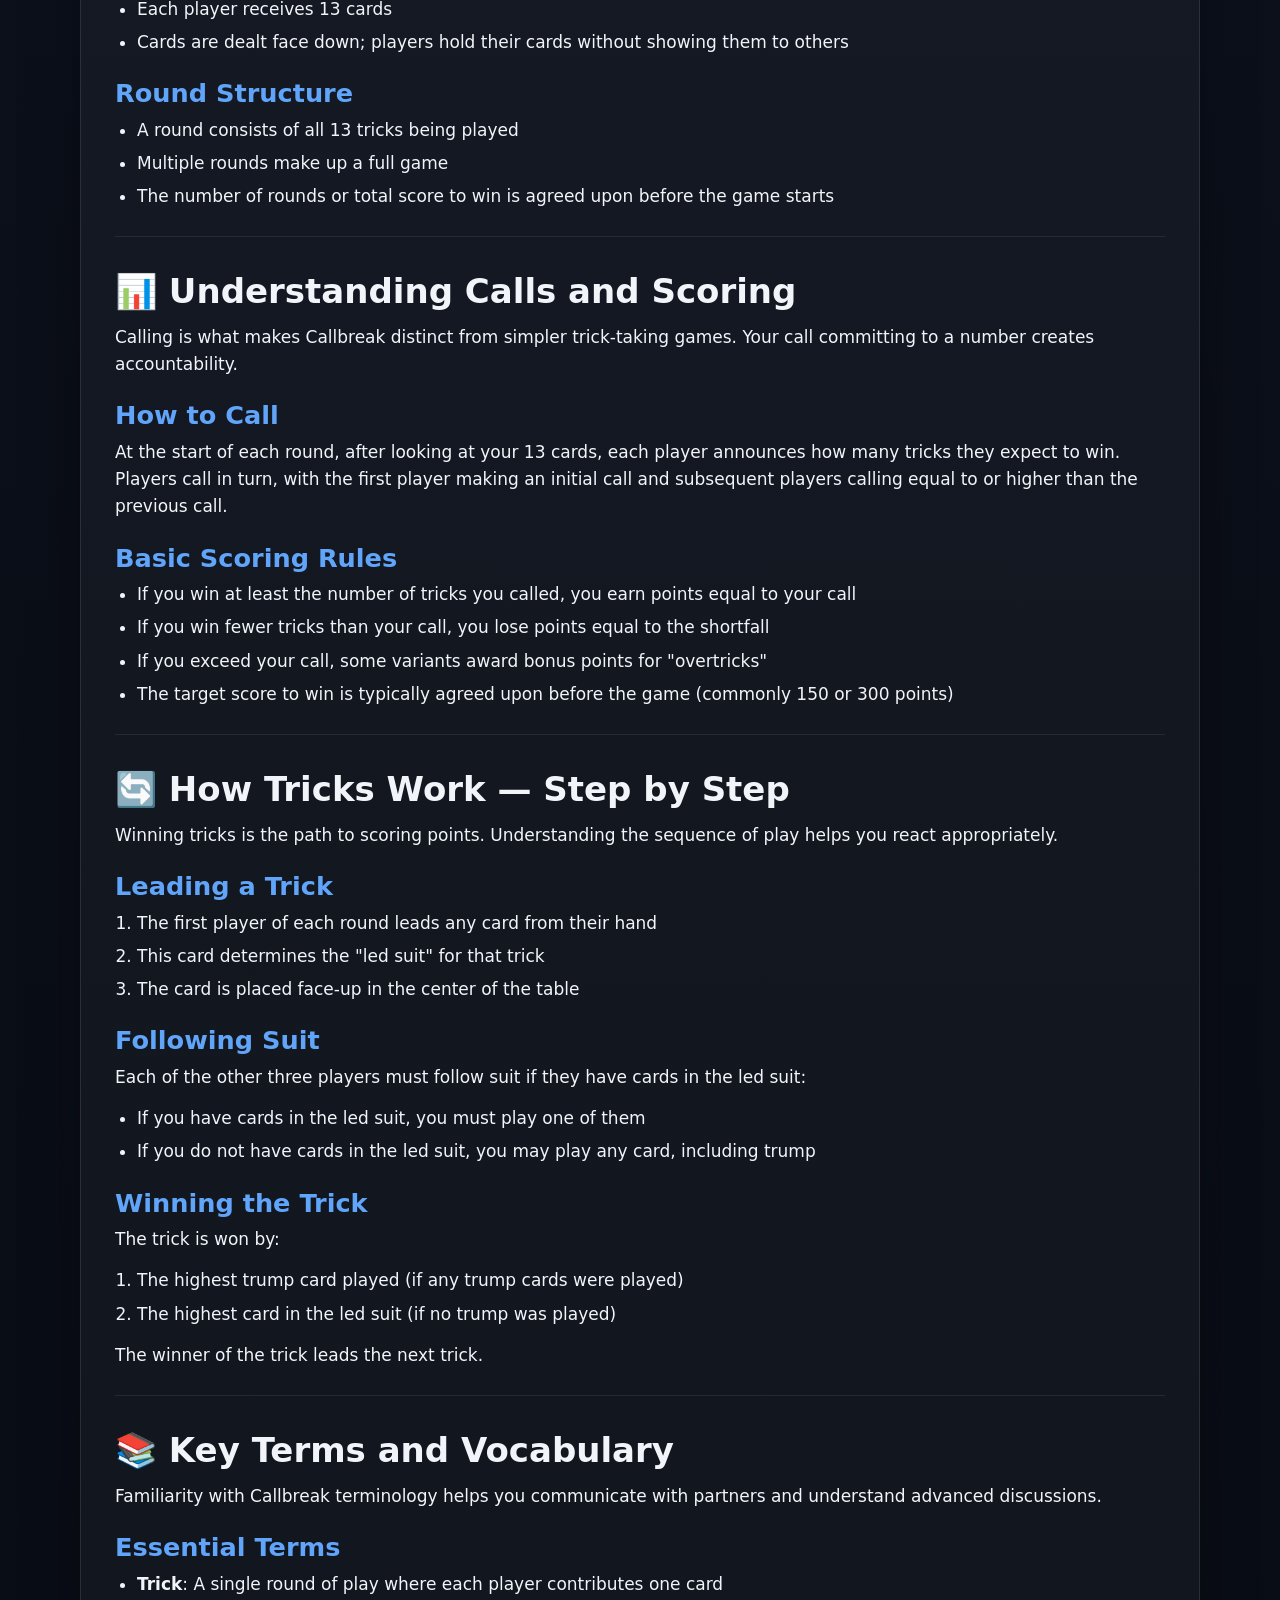
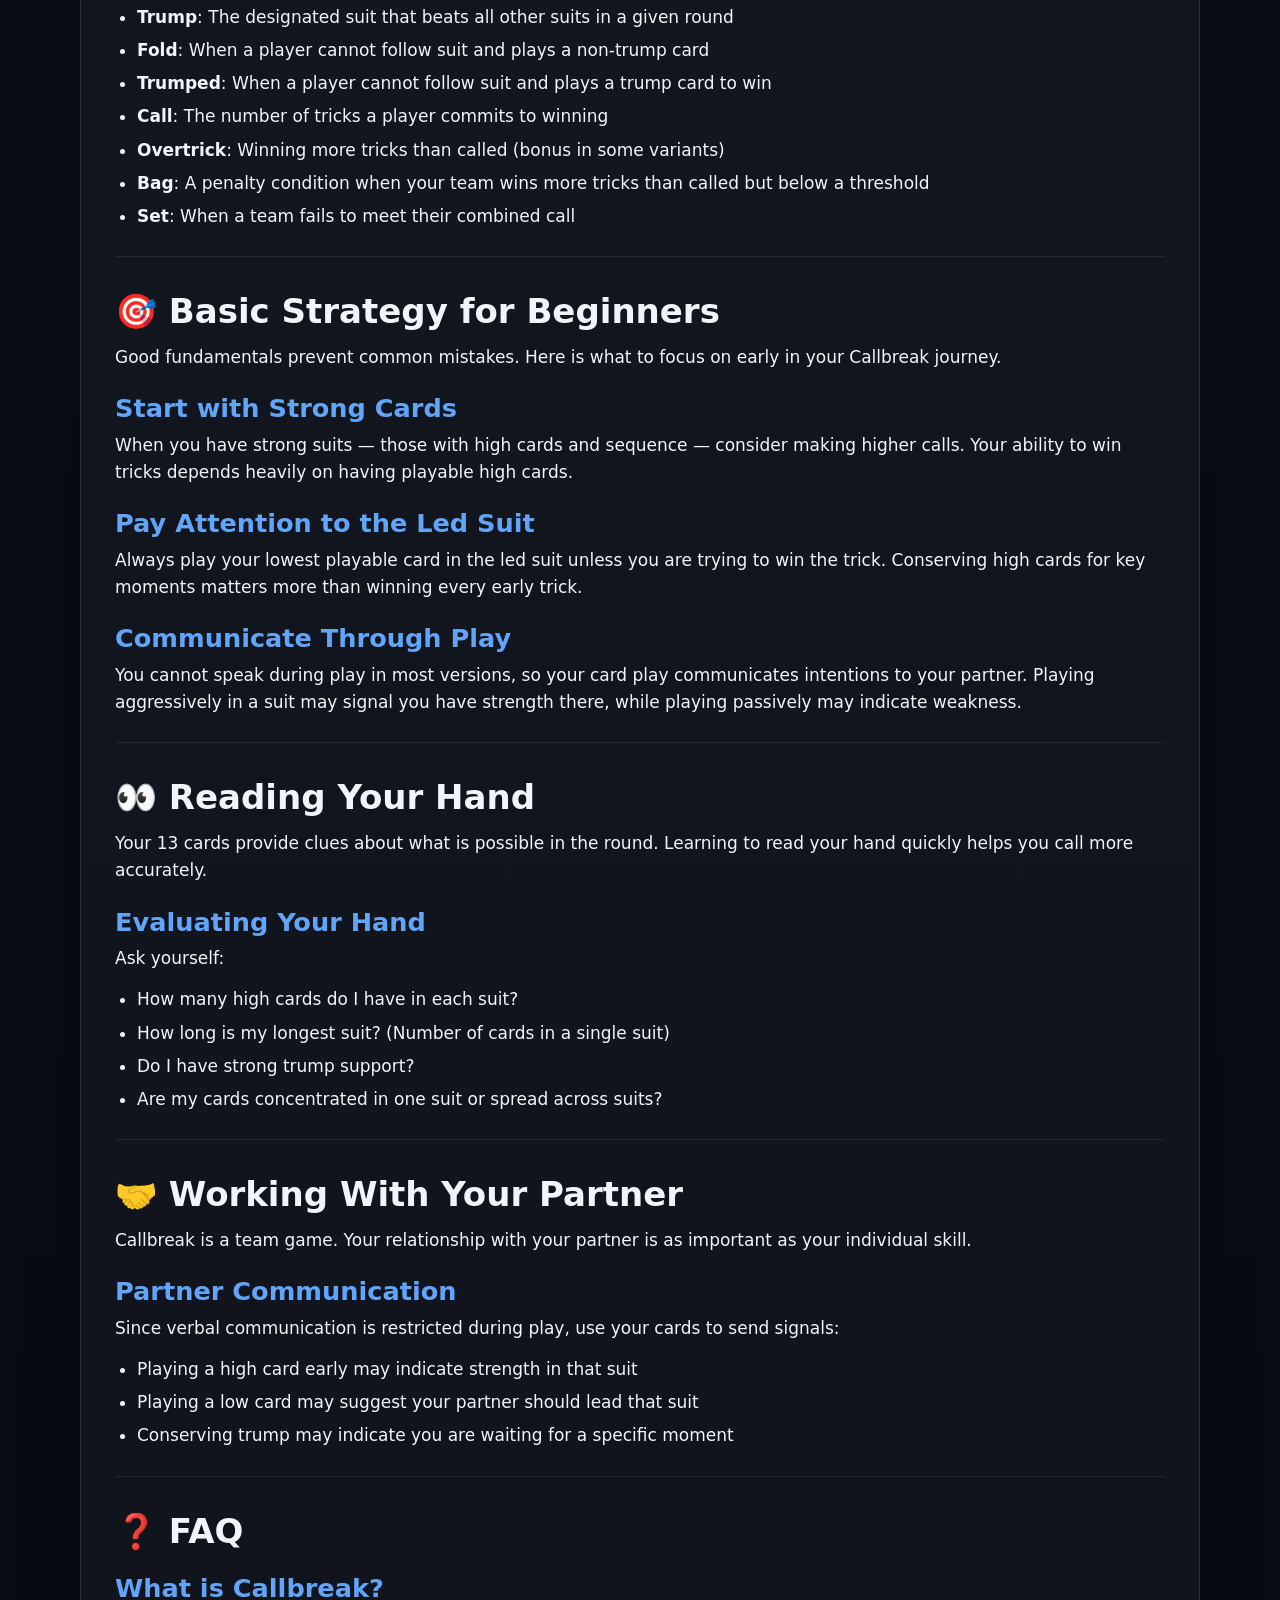
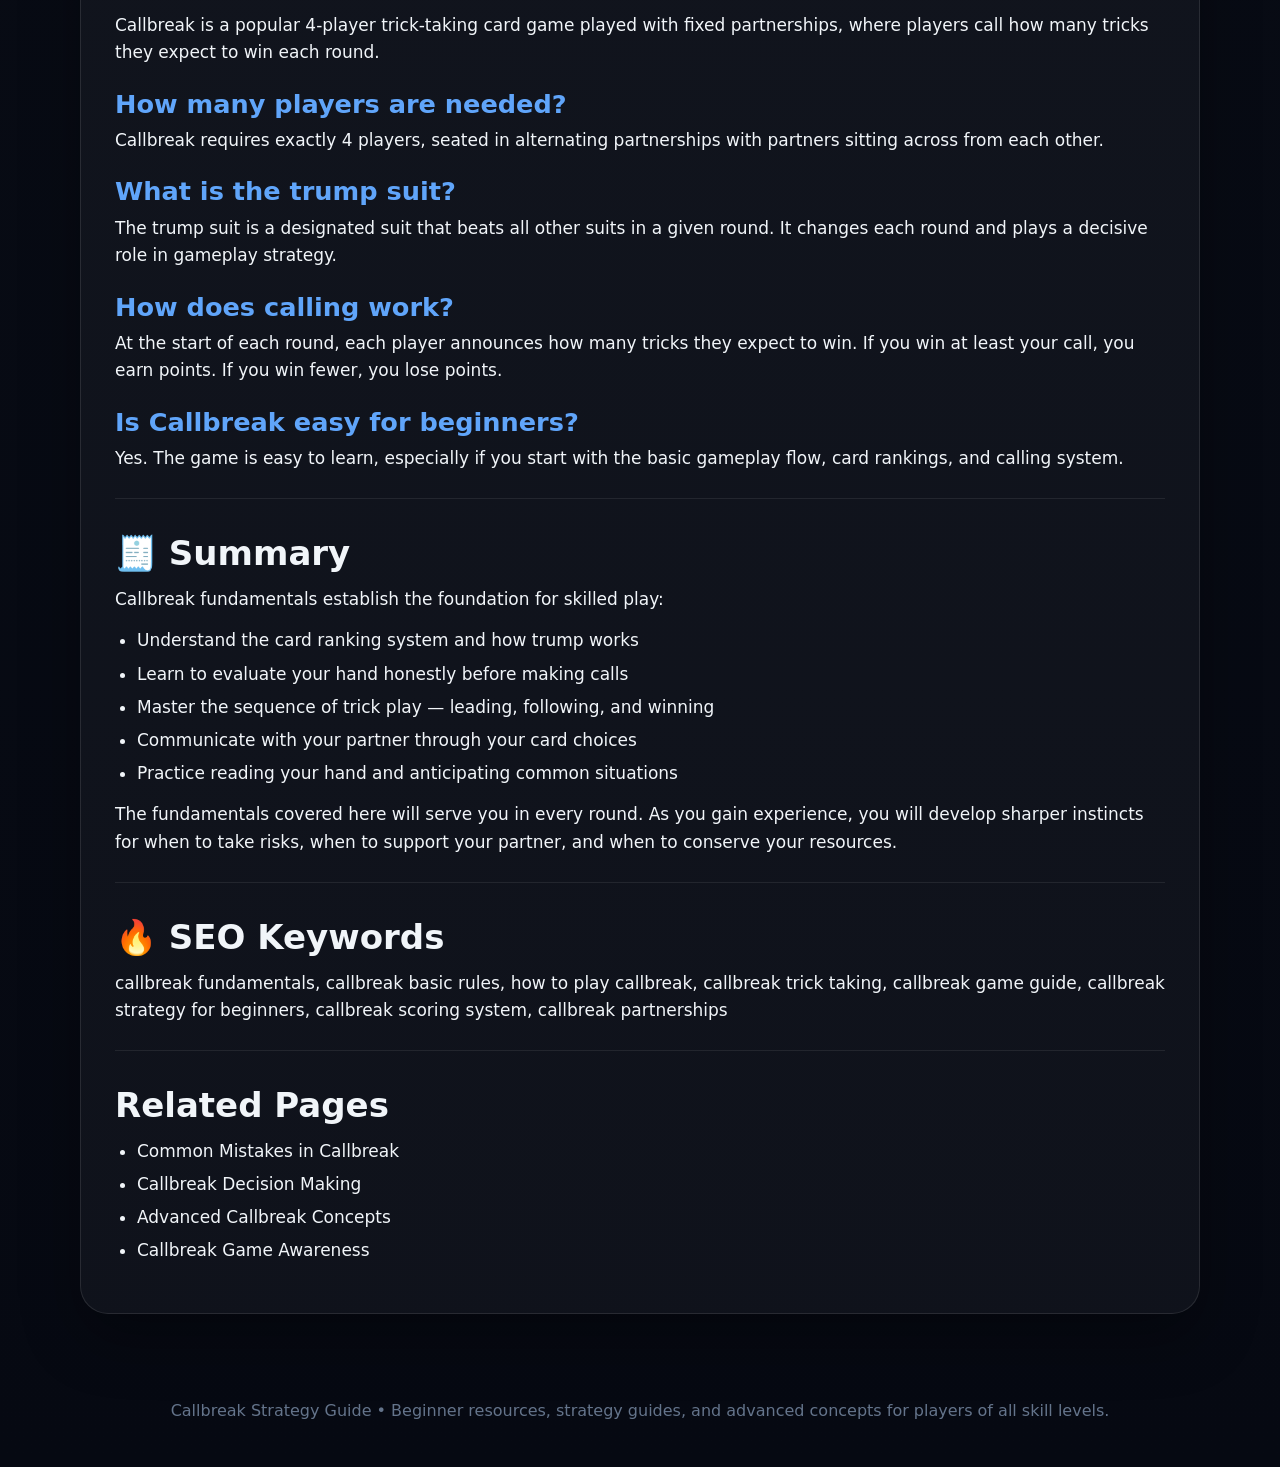
<file: fundamentals.html>
<!DOCTYPE html>
<html lang="en">
<head>
  <meta charset="UTF-8" />
  <meta name="viewport" content="width=device-width, initial-scale=1.0" />
  <title>Callbreak Fundamentals | Basic Rules & How to Play</title>
  <meta name="description" content="Learn Callbreak fundamentals with this beginner-friendly guide covering basic rules, card rankings, calling system, trick-taking mechanics, and partnership gameplay." />
  <meta name="keywords" content="Callbreak fundamentals, Callbreak basic rules, how to play Callbreak, Callbreak card rankings, Callbreak calling system, Callbreak beginner guide" />
  <link rel="stylesheet" href="./assets/css/index.css" />
</head>
<body>
  <header class="topbar">
    <div class="container">
      <div class="brand">Callbreak Strategy Guide</div>
      <nav class="nav-links">
        <a href="./index.html">Home</a>
        <a href="#article">Fundamentals</a>
        <a href="#faq">FAQ</a>
      </nav>
    </div>
  </header>

  <section class="hero">
    <div class="container">
      <div class="hero-card">
        <span class="eyebrow">Beginner Guide • Fundamentals • Basic Rules</span>
        <h1>Callbreak Fundamentals: Basic Rules &amp; How to Play</h1>
        <p>Start here if you want a simple, beginner-friendly explanation of Callbreak rules, card rankings, calling system, trick-taking mechanics, and partnership gameplay.</p>
        <a class="back-link" href="./index.html">← Back to homepage</a>
      </div>
    </div>
  </section>

  <main class="content">
    <div class="container">
      <article class="article" id="article">
        <h2>🪶 Introduction</h2>
        <p>Callbreak is a popular trick-taking card game widely played across South Asia, particularly in India and Nepal. It is typically played with 4 players in fixed partnerships, where players take turns playing cards to win tricks.</p>
        <p>This guide will help you understand:</p>
        <ul>
          <li>Basic rules and card rankings</li>
          <li>Trump determination and gameplay flow</li>
          <li>Calling system and scoring</li>
          <li>Key concepts for beginners</li>
        </ul>

        <hr />

        <h2>🖼️ Callbreak Fundamentals Overview</h2>
        <figure class="article-image">
          <img src="./assets/images/fundamentals.jpg" alt="Callbreak fundamentals and basic rules - two teams of partners learning card game rules, trick-taking mechanics, card ranking, calling system, partnership gameplay basics, beginner strategy guide, educational illustration, 1200x675" loading="lazy" />
        </figure>

        <hr />

        <h2>🎯 What Is Callbreak?</h2>
        <p>Callbreak is a 4-player trick-taking card game played with a standard 52-card deck. Players form two opposing teams of two partners each, sitting across the table from one another. The objective is simple: win tricks by playing the highest card of the led suit, or play a trump card when you cannot follow suit.</p>
        <p>Each round begins with players placing "calls" — announcing how many tricks they expect to win. The sum of all calls must equal at least the number of tricks available, creating collective accountability across both teams.</p>

        <hr />

        <h2>🃏 The Callbreak Deck and Card Values</h2>
        <p>Callbreak uses a standard 52-card deck with a specific ranking order that differs from typical Ace-high ranking in other games.</p>

        <h3>Card Rankings (Highest to Lowest)</h3>
        <p>The trump suit (determined each round) ranks above all other suits. Within a non-trump suit, the ranking from highest to lowest is:</p>
        <ul>
          <li><strong>Ace (A)</strong> — Highest in its suit</li>
          <li><strong>King (K)</strong> — Second highest</li>
          <li><strong>Queen (Q)</strong> — Third highest</li>
          <li><strong>Jack (J)</strong> — Fourth highest</li>
          <li><strong>10, 9, 8, 7, 6, 5, 4, 3, 2</strong> — Descending in numerical order</li>
        </ul>

        <hr />

        <h2>🎴 How to Determine Trump</h2>
        <p>The trump suit changes each round and plays a decisive role in gameplay strategy.</p>

        <h3>How Trump Is Selected</h3>
        <ol>
          <li>Before the first round, a card is randomly flipped to determine the initial trump suit</li>
          <li>In subsequent rounds, the trump suit typically rotates or follows a predefined schedule agreed upon by players</li>
          <li>Some digital platforms assign trump randomly each round</li>
        </ol>

        <h3>Why Trump Matters</h3>
        <p>Trump cards can defeat any card from other suits. A single trump card played at the right moment can win an entire trick, even against high cards like Aces or Kings. Understanding when to use your trump cards is one of the most critical skills in Callbreak.</p>

        <hr />

        <h2>🎮 Game Setup and Deal</h2>

        <h3>Number of Players</h3>
        <p>Callbreak requires exactly 4 players, seated in alternating partnerships. Partners sit across the table from each other, creating two opposing teams.</p>

        <h3>The Deal</h3>
        <ul>
          <li>A standard 52-card deck is shuffled and dealt evenly</li>
          <li>Each player receives 13 cards</li>
          <li>Cards are dealt face down; players hold their cards without showing them to others</li>
        </ul>

        <h3>Round Structure</h3>
        <ul>
          <li>A round consists of all 13 tricks being played</li>
          <li>Multiple rounds make up a full game</li>
          <li>The number of rounds or total score to win is agreed upon before the game starts</li>
        </ul>

        <hr />

        <h2>📊 Understanding Calls and Scoring</h2>
        <p>Calling is what makes Callbreak distinct from simpler trick-taking games. Your call committing to a number creates accountability.</p>

        <h3>How to Call</h3>
        <p>At the start of each round, after looking at your 13 cards, each player announces how many tricks they expect to win. Players call in turn, with the first player making an initial call and subsequent players calling equal to or higher than the previous call.</p>

        <h3>Basic Scoring Rules</h3>
        <ul>
          <li>If you win at least the number of tricks you called, you earn points equal to your call</li>
          <li>If you win fewer tricks than your call, you lose points equal to the shortfall</li>
          <li>If you exceed your call, some variants award bonus points for "overtricks"</li>
          <li>The target score to win is typically agreed upon before the game (commonly 150 or 300 points)</li>
        </ul>

        <hr />

        <h2>🔄 How Tricks Work — Step by Step</h2>
        <p>Winning tricks is the path to scoring points. Understanding the sequence of play helps you react appropriately.</p>

        <h3>Leading a Trick</h3>
        <ol>
          <li>The first player of each round leads any card from their hand</li>
          <li>This card determines the "led suit" for that trick</li>
          <li>The card is placed face-up in the center of the table</li>
        </ol>

        <h3>Following Suit</h3>
        <p>Each of the other three players must follow suit if they have cards in the led suit:</p>
        <ul>
          <li>If you have cards in the led suit, you must play one of them</li>
          <li>If you do not have cards in the led suit, you may play any card, including trump</li>
        </ul>

        <h3>Winning the Trick</h3>
        <p>The trick is won by:</p>
        <ol>
          <li>The highest trump card played (if any trump cards were played)</li>
          <li>The highest card in the led suit (if no trump was played)</li>
        </ol>
        <p>The winner of the trick leads the next trick.</p>

        <hr />

        <h2>📚 Key Terms and Vocabulary</h2>
        <p>Familiarity with Callbreak terminology helps you communicate with partners and understand advanced discussions.</p>

        <h3>Essential Terms</h3>
        <ul>
          <li><strong>Trick</strong>: A single round of play where each player contributes one card</li>
          <li><strong>Trump</strong>: The designated suit that beats all other suits in a given round</li>
          <li><strong>Fold</strong>: When a player cannot follow suit and plays a non-trump card</li>
          <li><strong>Trumped</strong>: When a player cannot follow suit and plays a trump card to win</li>
          <li><strong>Call</strong>: The number of tricks a player commits to winning</li>
          <li><strong>Overtrick</strong>: Winning more tricks than called (bonus in some variants)</li>
          <li><strong>Bag</strong>: A penalty condition when your team wins more tricks than called but below a threshold</li>
          <li><strong>Set</strong>: When a team fails to meet their combined call</li>
        </ul>

        <hr />

        <h2>🎯 Basic Strategy for Beginners</h2>
        <p>Good fundamentals prevent common mistakes. Here is what to focus on early in your Callbreak journey.</p>

        <h3>Start with Strong Cards</h3>
        <p>When you have strong suits — those with high cards and sequence — consider making higher calls. Your ability to win tricks depends heavily on having playable high cards.</p>

        <h3>Pay Attention to the Led Suit</h3>
        <p>Always play your lowest playable card in the led suit unless you are trying to win the trick. Conserving high cards for key moments matters more than winning every early trick.</p>

        <h3>Communicate Through Play</h3>
        <p>You cannot speak during play in most versions, so your card play communicates intentions to your partner. Playing aggressively in a suit may signal you have strength there, while playing passively may indicate weakness.</p>

        <hr />

        <h2>👀 Reading Your Hand</h2>
        <p>Your 13 cards provide clues about what is possible in the round. Learning to read your hand quickly helps you call more accurately.</p>

        <h3>Evaluating Your Hand</h3>
        <p>Ask yourself:</p>
        <ul>
          <li>How many high cards do I have in each suit?</li>
          <li>How long is my longest suit? (Number of cards in a single suit)</li>
          <li>Do I have strong trump support?</li>
          <li>Are my cards concentrated in one suit or spread across suits?</li>
        </ul>

        <hr />

        <h2>🤝 Working With Your Partner</h2>
        <p>Callbreak is a team game. Your relationship with your partner is as important as your individual skill.</p>

        <h3>Partner Communication</h3>
        <p>Since verbal communication is restricted during play, use your cards to send signals:</p>
        <ul>
          <li>Playing a high card early may indicate strength in that suit</li>
          <li>Playing a low card may suggest your partner should lead that suit</li>
          <li>Conserving trump may indicate you are waiting for a specific moment</li>
        </ul>

        <hr />

        <h2 id="faq">❓ FAQ</h2>

        <h3>What is Callbreak?</h3>
        <p>Callbreak is a popular 4-player trick-taking card game played with fixed partnerships, where players call how many tricks they expect to win each round.</p>

        <h3>How many players are needed?</h3>
        <p>Callbreak requires exactly 4 players, seated in alternating partnerships with partners sitting across from each other.</p>

        <h3>What is the trump suit?</h3>
        <p>The trump suit is a designated suit that beats all other suits in a given round. It changes each round and plays a decisive role in gameplay strategy.</p>

        <h3>How does calling work?</h3>
        <p>At the start of each round, each player announces how many tricks they expect to win. If you win at least your call, you earn points. If you win fewer, you lose points.</p>

        <h3>Is Callbreak easy for beginners?</h3>
        <p>Yes. The game is easy to learn, especially if you start with the basic gameplay flow, card rankings, and calling system.</p>

        <hr />

        <h2>🧾 Summary</h2>
        <p>Callbreak fundamentals establish the foundation for skilled play:</p>
        <ul>
          <li>Understand the card ranking system and how trump works</li>
          <li>Learn to evaluate your hand honestly before making calls</li>
          <li>Master the sequence of trick play — leading, following, and winning</li>
          <li>Communicate with your partner through your card choices</li>
          <li>Practice reading your hand and anticipating common situations</li>
        </ul>
        <p>The fundamentals covered here will serve you in every round. As you gain experience, you will develop sharper instincts for when to take risks, when to support your partner, and when to conserve your resources.</p>

        <hr />

        <h2>🔥 SEO Keywords</h2>
        <p>callbreak fundamentals, callbreak basic rules, how to play callbreak, callbreak trick taking, callbreak game guide, callbreak strategy for beginners, callbreak scoring system, callbreak partnerships</p>

        <hr />

        <h2>Related Pages</h2>
        <ul>
          <li><a href="./common-mistakes.html">Common Mistakes in Callbreak</a></li>
          <li><a href="./decision-making.html">Callbreak Decision Making</a></li>
          <li><a href="./advanced-concepts.html">Advanced Callbreak Concepts</a></li>
          <li><a href="./game-awareness.html">Callbreak Game Awareness</a></li>
        </ul>
      </article>
    </div>
  </main>

  <footer class="footer">
    <div class="container">
      Callbreak Strategy Guide • Beginner resources, strategy guides, and advanced concepts for players of all skill levels.
    </div>
  </footer>

  <script src="./assets/js/index.js" defer></script>
</body>
</html>
</file>
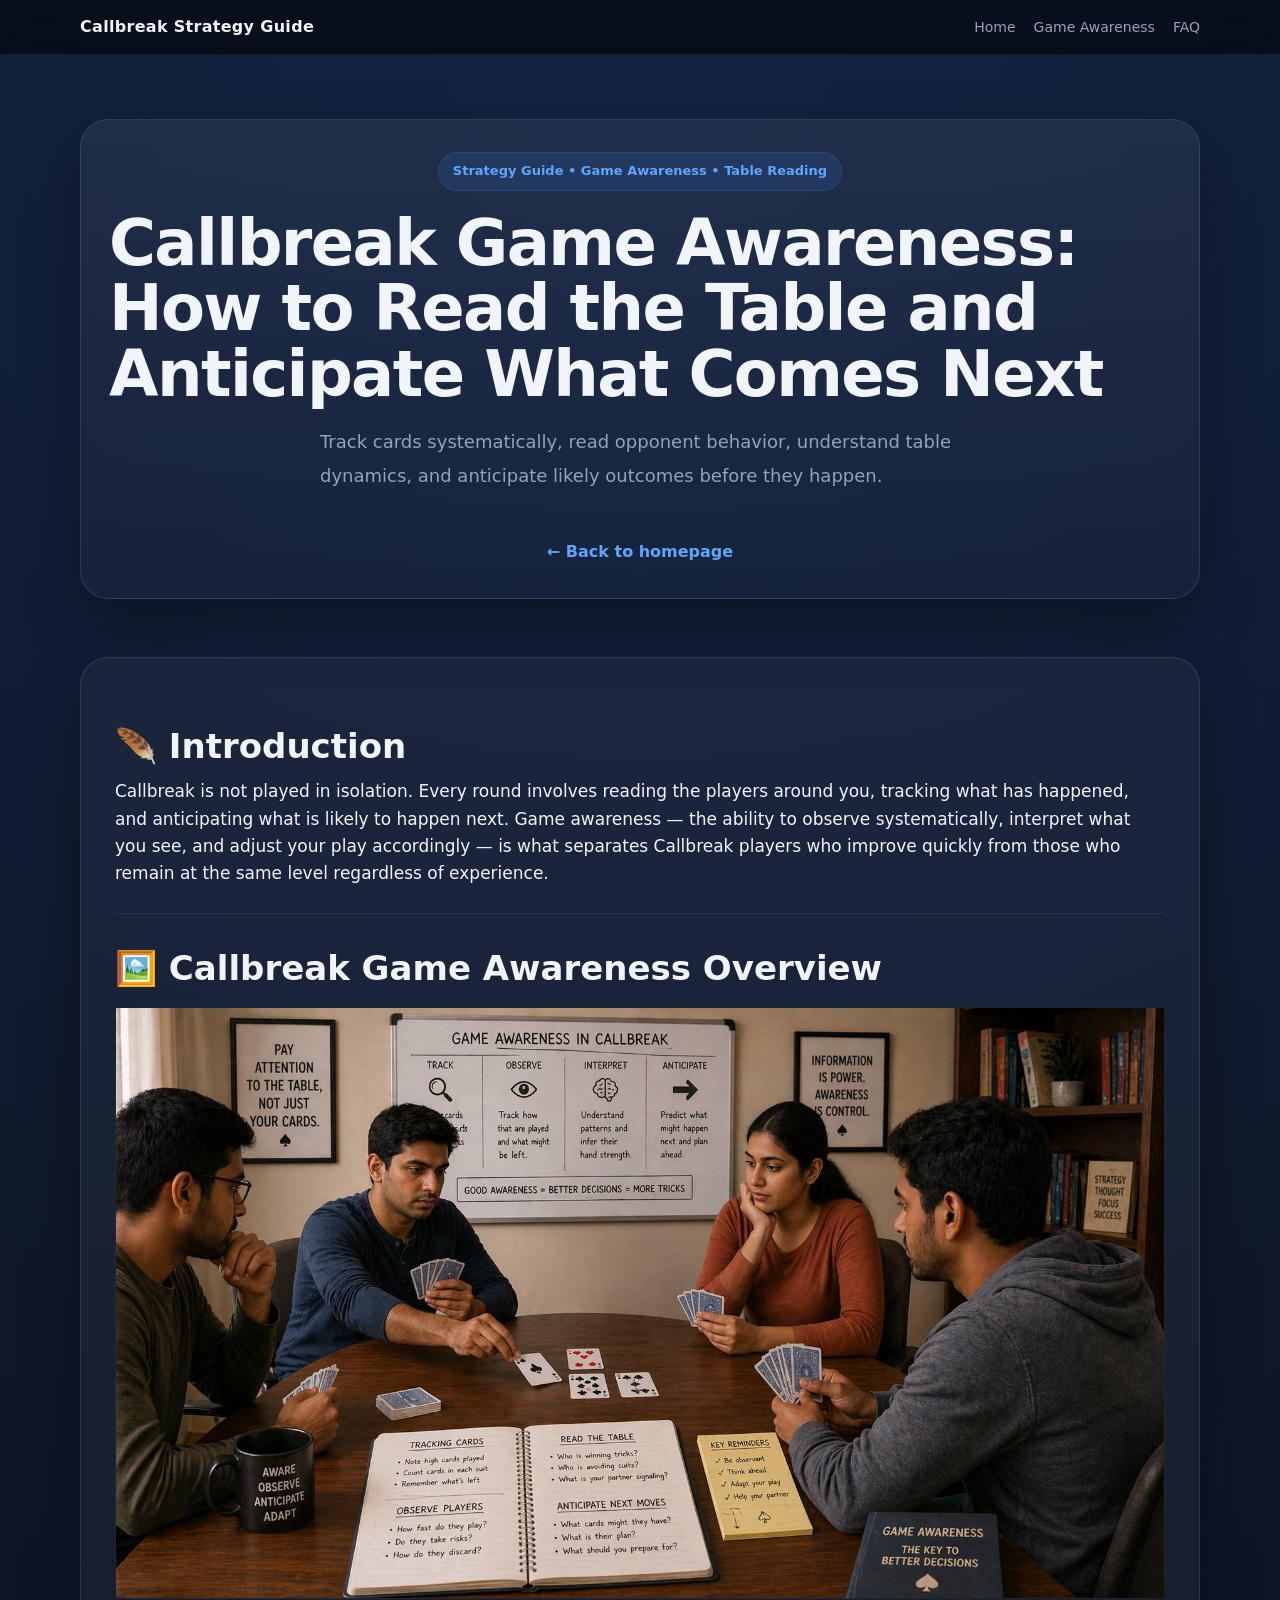
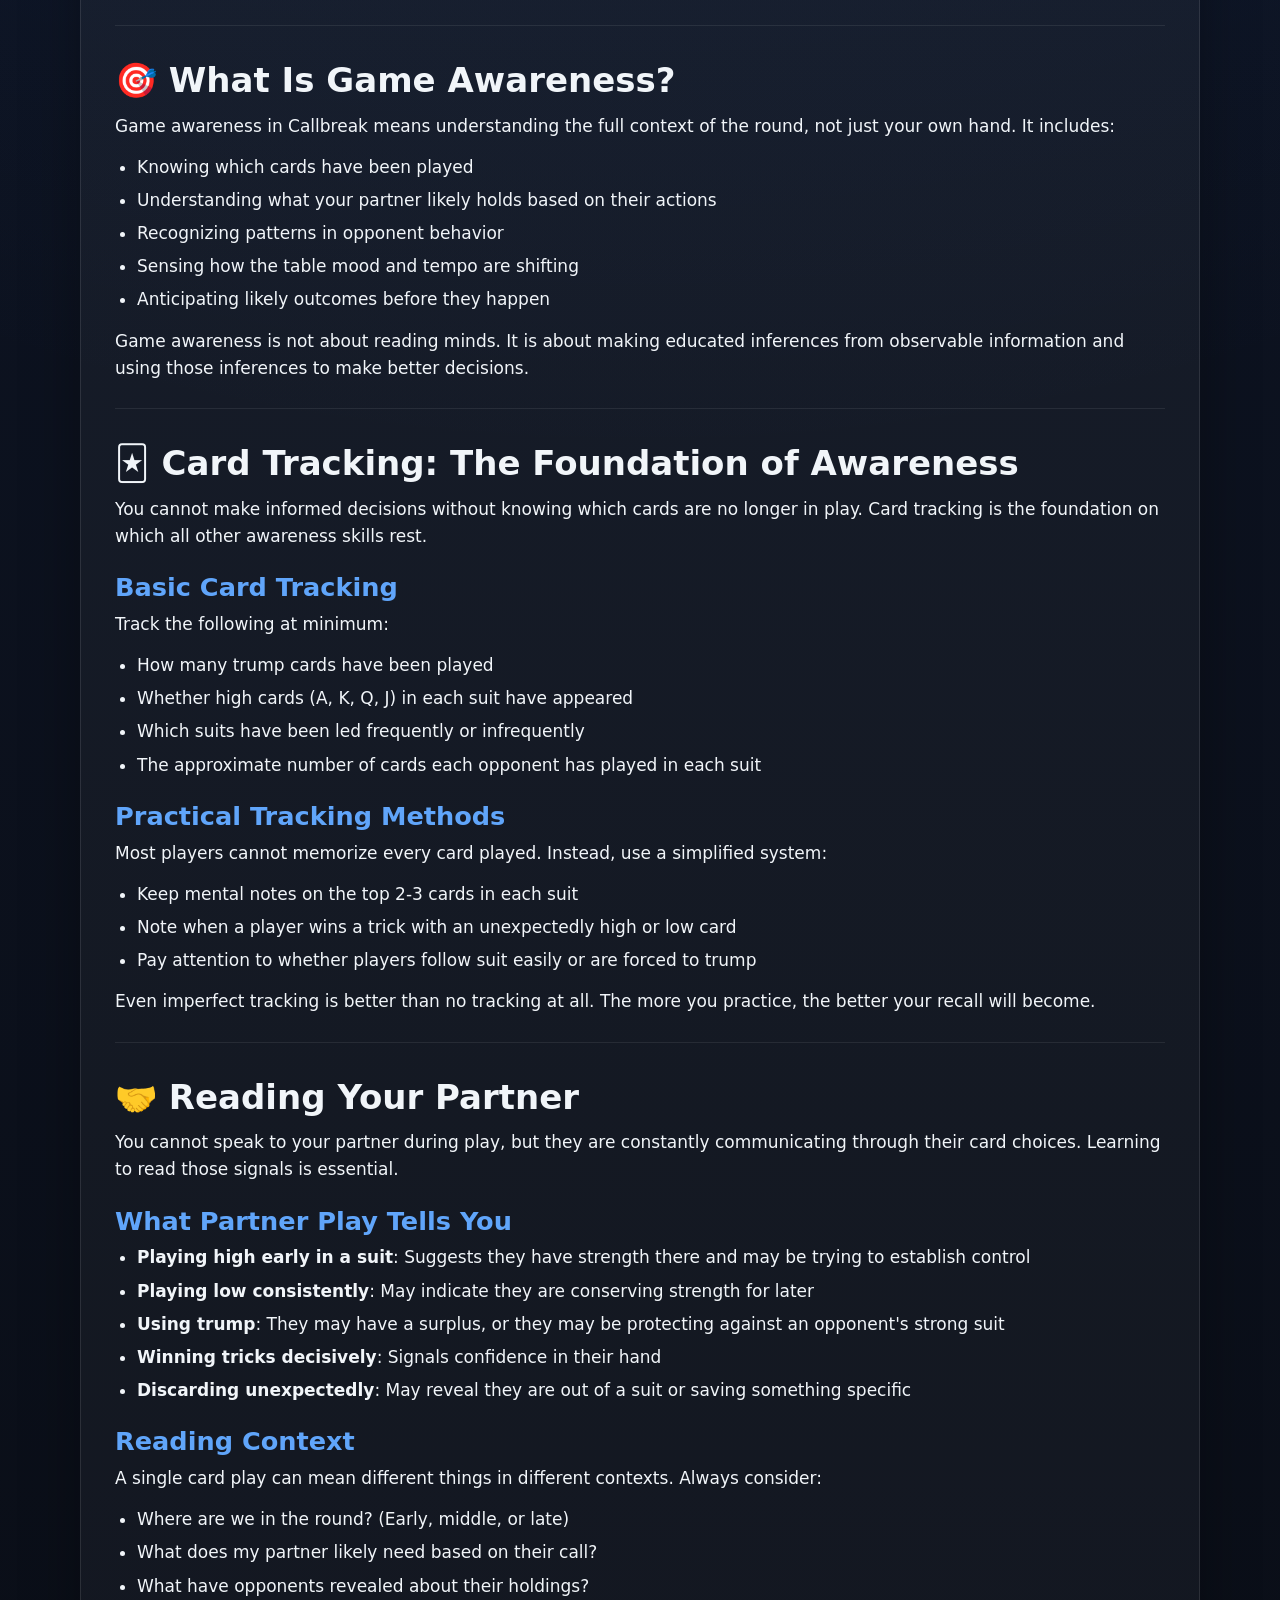
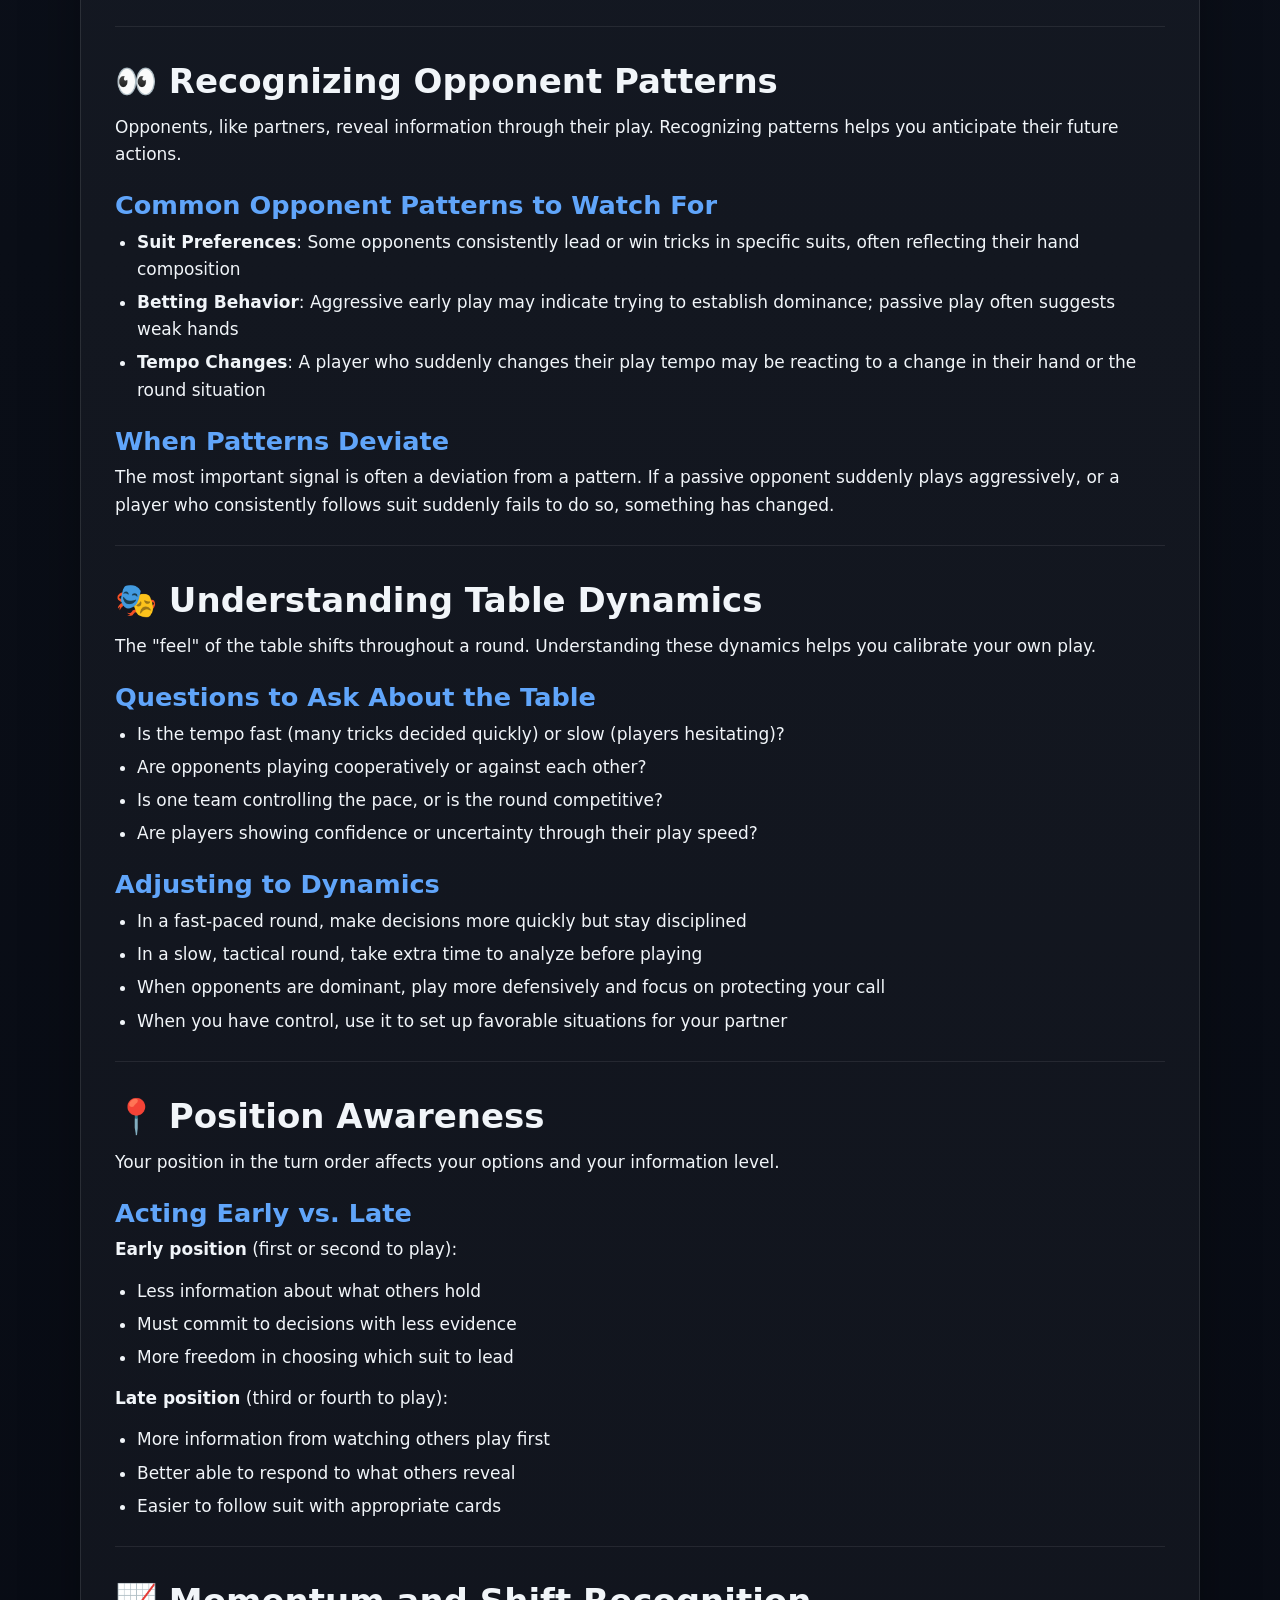
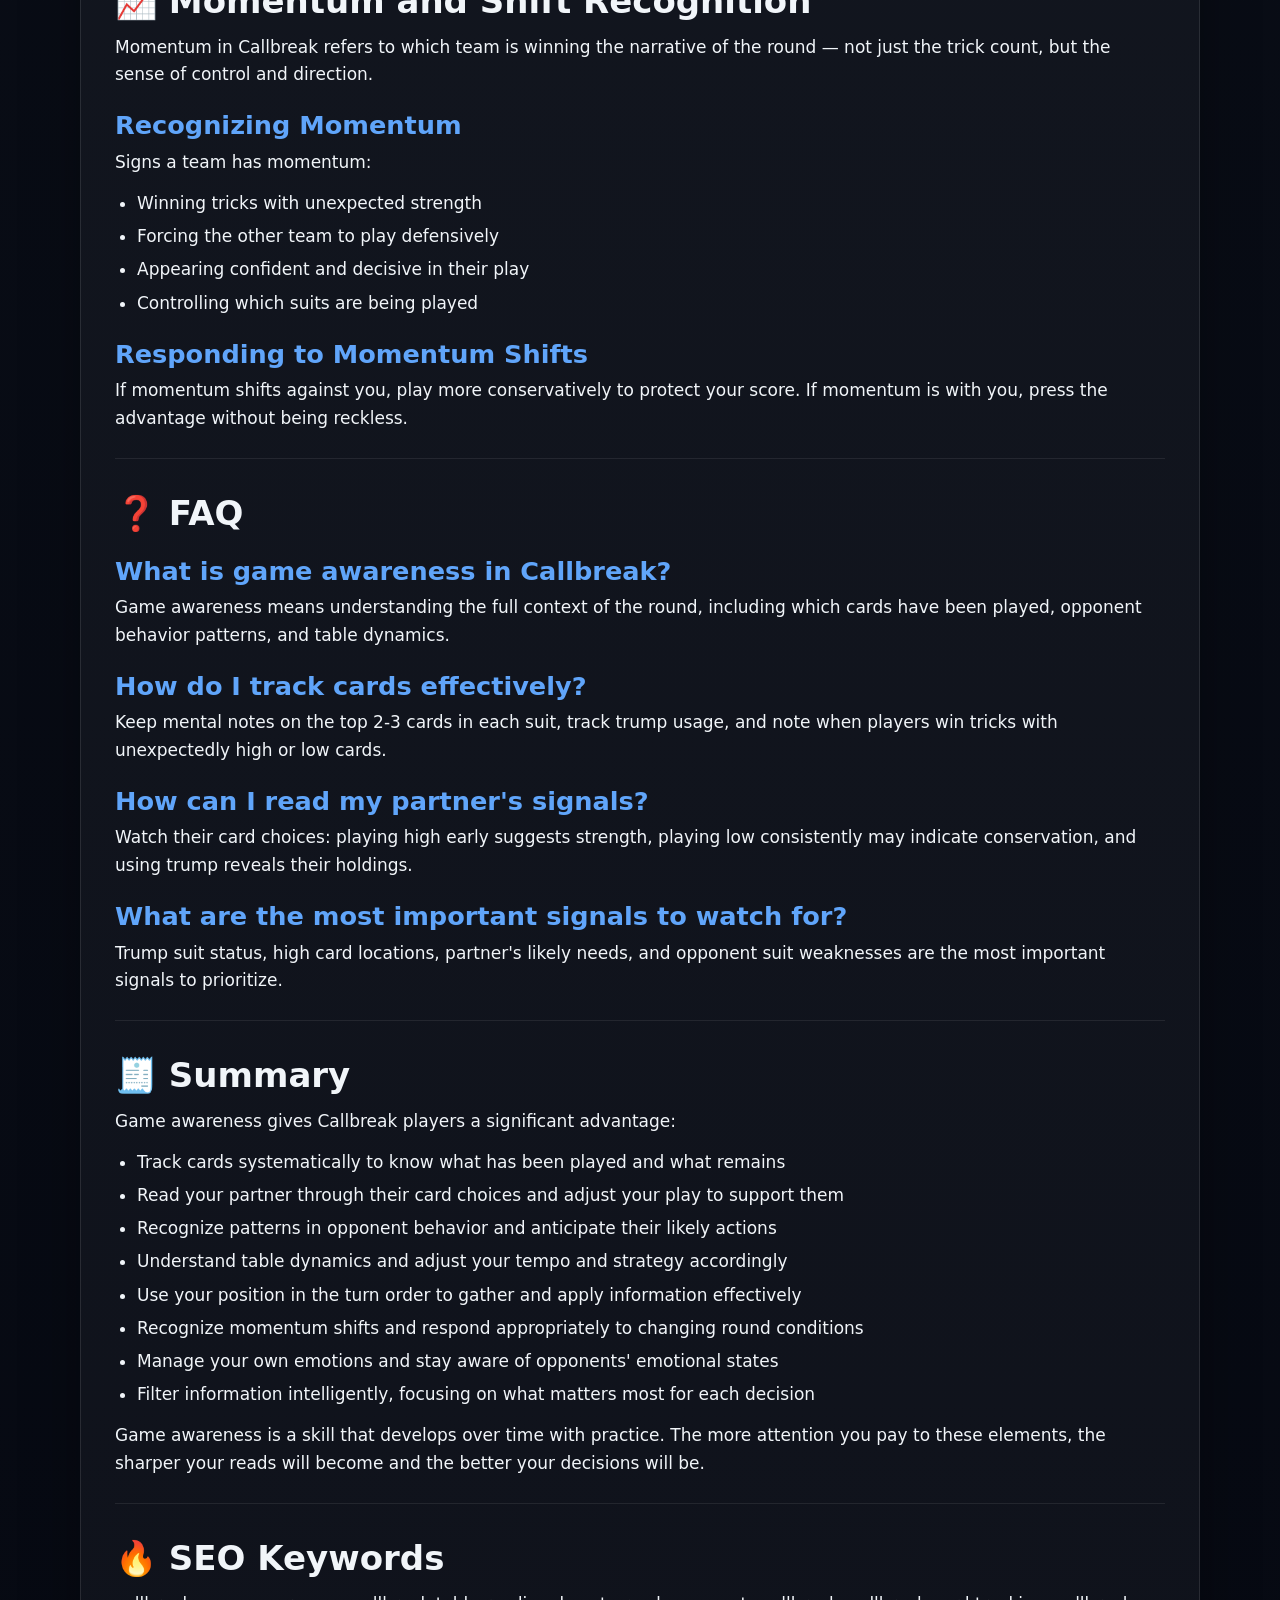
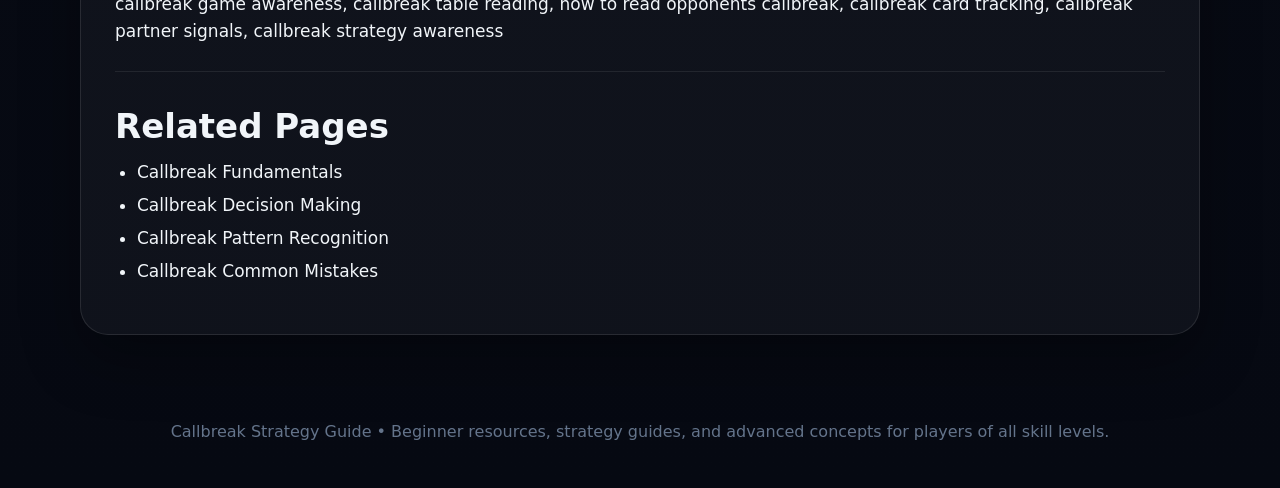
<file: game-awareness.html>
<!DOCTYPE html>
<html lang="en">
<head>
  <meta charset="UTF-8" />
  <meta name="viewport" content="width=device-width, initial-scale=1.0" />
  <title>Callbreak Game Awareness | How to Read the Table and Anticipate What Comes Next</title>
  <meta name="description" content="Learn Callbreak game awareness with card tracking, reading opponents, understanding table dynamics, and anticipating trick outcomes to make better decisions." />
  <meta name="keywords" content="Callbreak game awareness, Callbreak table reading, how to read opponents Callbreak, Callbreak card tracking, Callbreak partner signals" />
  <link rel="stylesheet" href="./assets/css/index.css" />
</head>
<body>
  <header class="topbar">
    <div class="container">
      <div class="brand">Callbreak Strategy Guide</div>
      <nav class="nav-links">
        <a href="./index.html">Home</a>
        <a href="#article">Game Awareness</a>
        <a href="#faq">FAQ</a>
      </nav>
    </div>
  </header>

  <section class="hero">
    <div class="container">
      <div class="hero-card">
        <span class="eyebrow">Strategy Guide • Game Awareness • Table Reading</span>
        <h1>Callbreak Game Awareness: How to Read the Table and Anticipate What Comes Next</h1>
        <p>Track cards systematically, read opponent behavior, understand table dynamics, and anticipate likely outcomes before they happen.</p>
        <a class="back-link" href="./index.html">← Back to homepage</a>
      </div>
    </div>
  </section>

  <main class="content">
    <div class="container">
      <article class="article" id="article">
        <h2>🪶 Introduction</h2>
        <p>Callbreak is not played in isolation. Every round involves reading the players around you, tracking what has happened, and anticipating what is likely to happen next. Game awareness — the ability to observe systematically, interpret what you see, and adjust your play accordingly — is what separates Callbreak players who improve quickly from those who remain at the same level regardless of experience.</p>

        <hr />

        <h2>🖼️ Callbreak Game Awareness Overview</h2>
        <figure class="article-image">
          <img src="./assets/images/game-awareness.jpg" alt="Callbreak game awareness and table reading - observant players tracking cards, reading opponent behavior, understanding table dynamics, anticipating trick outcomes, situational awareness at card table, educational strategy guide illustration, 1200x675" loading="lazy" />
        </figure>

        <hr />

        <h2>🎯 What Is Game Awareness?</h2>
        <p>Game awareness in Callbreak means understanding the full context of the round, not just your own hand. It includes:</p>
        <ul>
          <li>Knowing which cards have been played</li>
          <li>Understanding what your partner likely holds based on their actions</li>
          <li>Recognizing patterns in opponent behavior</li>
          <li>Sensing how the table mood and tempo are shifting</li>
          <li>Anticipating likely outcomes before they happen</li>
        </ul>
        <p>Game awareness is not about reading minds. It is about making educated inferences from observable information and using those inferences to make better decisions.</p>

        <hr />

        <h2>🃏 Card Tracking: The Foundation of Awareness</h2>
        <p>You cannot make informed decisions without knowing which cards are no longer in play. Card tracking is the foundation on which all other awareness skills rest.</p>

        <h3>Basic Card Tracking</h3>
        <p>Track the following at minimum:</p>
        <ul>
          <li>How many trump cards have been played</li>
          <li>Whether high cards (A, K, Q, J) in each suit have appeared</li>
          <li>Which suits have been led frequently or infrequently</li>
          <li>The approximate number of cards each opponent has played in each suit</li>
        </ul>

        <h3>Practical Tracking Methods</h3>
        <p>Most players cannot memorize every card played. Instead, use a simplified system:</p>
        <ul>
          <li>Keep mental notes on the top 2-3 cards in each suit</li>
          <li>Note when a player wins a trick with an unexpectedly high or low card</li>
          <li>Pay attention to whether players follow suit easily or are forced to trump</li>
        </ul>
        <p>Even imperfect tracking is better than no tracking at all. The more you practice, the better your recall will become.</p>

        <hr />

        <h2>🤝 Reading Your Partner</h2>
        <p>You cannot speak to your partner during play, but they are constantly communicating through their card choices. Learning to read those signals is essential.</p>

        <h3>What Partner Play Tells You</h3>
        <ul>
          <li><strong>Playing high early in a suit</strong>: Suggests they have strength there and may be trying to establish control</li>
          <li><strong>Playing low consistently</strong>: May indicate they are conserving strength for later</li>
          <li><strong>Using trump</strong>: They may have a surplus, or they may be protecting against an opponent's strong suit</li>
          <li><strong>Winning tricks decisively</strong>: Signals confidence in their hand</li>
          <li><strong>Discarding unexpectedly</strong>: May reveal they are out of a suit or saving something specific</li>
        </ul>

        <h3>Reading Context</h3>
        <p>A single card play can mean different things in different contexts. Always consider:</p>
        <ul>
          <li>Where are we in the round? (Early, middle, or late)</li>
          <li>What does my partner likely need based on their call?</li>
          <li>What have opponents revealed about their holdings?</li>
        </ul>

        <hr />

        <h2>👀 Recognizing Opponent Patterns</h2>
        <p>Opponents, like partners, reveal information through their play. Recognizing patterns helps you anticipate their future actions.</p>

        <h3>Common Opponent Patterns to Watch For</h3>
        <ul>
          <li><strong>Suit Preferences</strong>: Some opponents consistently lead or win tricks in specific suits, often reflecting their hand composition</li>
          <li><strong>Betting Behavior</strong>: Aggressive early play may indicate trying to establish dominance; passive play often suggests weak hands</li>
          <li><strong>Tempo Changes</strong>: A player who suddenly changes their play tempo may be reacting to a change in their hand or the round situation</li>
        </ul>

        <h3>When Patterns Deviate</h3>
        <p>The most important signal is often a deviation from a pattern. If a passive opponent suddenly plays aggressively, or a player who consistently follows suit suddenly fails to do so, something has changed.</p>

        <hr />

        <h2>🎭 Understanding Table Dynamics</h2>
        <p>The "feel" of the table shifts throughout a round. Understanding these dynamics helps you calibrate your own play.</p>

        <h3>Questions to Ask About the Table</h3>
        <ul>
          <li>Is the tempo fast (many tricks decided quickly) or slow (players hesitating)?</li>
          <li>Are opponents playing cooperatively or against each other?</li>
          <li>Is one team controlling the pace, or is the round competitive?</li>
          <li>Are players showing confidence or uncertainty through their play speed?</li>
        </ul>

        <h3>Adjusting to Dynamics</h3>
        <ul>
          <li>In a fast-paced round, make decisions more quickly but stay disciplined</li>
          <li>In a slow, tactical round, take extra time to analyze before playing</li>
          <li>When opponents are dominant, play more defensively and focus on protecting your call</li>
          <li>When you have control, use it to set up favorable situations for your partner</li>
        </ul>

        <hr />

        <h2>📍 Position Awareness</h2>
        <p>Your position in the turn order affects your options and your information level.</p>

        <h3>Acting Early vs. Late</h3>
        <p><strong>Early position</strong> (first or second to play):</p>
        <ul>
          <li>Less information about what others hold</li>
          <li>Must commit to decisions with less evidence</li>
          <li>More freedom in choosing which suit to lead</li>
        </ul>

        <p><strong>Late position</strong> (third or fourth to play):</p>
        <ul>
          <li>More information from watching others play first</li>
          <li>Better able to respond to what others reveal</li>
          <li>Easier to follow suit with appropriate cards</li>
        </ul>

        <hr />

        <h2>📈 Momentum and Shift Recognition</h2>
        <p>Momentum in Callbreak refers to which team is winning the narrative of the round — not just the trick count, but the sense of control and direction.</p>

        <h3>Recognizing Momentum</h3>
        <p>Signs a team has momentum:</p>
        <ul>
          <li>Winning tricks with unexpected strength</li>
          <li>Forcing the other team to play defensively</li>
          <li>Appearing confident and decisive in their play</li>
          <li>Controlling which suits are being played</li>
        </ul>

        <h3>Responding to Momentum Shifts</h3>
        <p>If momentum shifts against you, play more conservatively to protect your score. If momentum is with you, press the advantage without being reckless.</p>

        <hr />

        <h2 id="faq">❓ FAQ</h2>

        <h3>What is game awareness in Callbreak?</h3>
        <p>Game awareness means understanding the full context of the round, including which cards have been played, opponent behavior patterns, and table dynamics.</p>

        <h3>How do I track cards effectively?</h3>
        <p>Keep mental notes on the top 2-3 cards in each suit, track trump usage, and note when players win tricks with unexpectedly high or low cards.</p>

        <h3>How can I read my partner's signals?</h3>
        <p>Watch their card choices: playing high early suggests strength, playing low consistently may indicate conservation, and using trump reveals their holdings.</p>

        <h3>What are the most important signals to watch for?</h3>
        <p>Trump suit status, high card locations, partner's likely needs, and opponent suit weaknesses are the most important signals to prioritize.</p>

        <hr />

        <h2>🧾 Summary</h2>
        <p>Game awareness gives Callbreak players a significant advantage:</p>
        <ul>
          <li>Track cards systematically to know what has been played and what remains</li>
          <li>Read your partner through their card choices and adjust your play to support them</li>
          <li>Recognize patterns in opponent behavior and anticipate their likely actions</li>
          <li>Understand table dynamics and adjust your tempo and strategy accordingly</li>
          <li>Use your position in the turn order to gather and apply information effectively</li>
          <li>Recognize momentum shifts and respond appropriately to changing round conditions</li>
          <li>Manage your own emotions and stay aware of opponents' emotional states</li>
          <li>Filter information intelligently, focusing on what matters most for each decision</li>
        </ul>
        <p>Game awareness is a skill that develops over time with practice. The more attention you pay to these elements, the sharper your reads will become and the better your decisions will be.</p>

        <hr />

        <h2>🔥 SEO Keywords</h2>
        <p>callbreak game awareness, callbreak table reading, how to read opponents callbreak, callbreak card tracking, callbreak partner signals, callbreak strategy awareness</p>

        <hr />

        <h2>Related Pages</h2>
        <ul>
          <li><a href="./fundamentals.html">Callbreak Fundamentals</a></li>
          <li><a href="./decision-making.html">Callbreak Decision Making</a></li>
          <li><a href="./pattern-recognition.html">Callbreak Pattern Recognition</a></li>
          <li><a href="./common-mistakes.html">Callbreak Common Mistakes</a></li>
        </ul>
      </article>
    </div>
  </main>

  <footer class="footer">
    <div class="container">
      Callbreak Strategy Guide • Beginner resources, strategy guides, and advanced concepts for players of all skill levels.
    </div>
  </footer>

  <script src="./assets/js/index.js" defer></script>
</body>
</html>
</file>
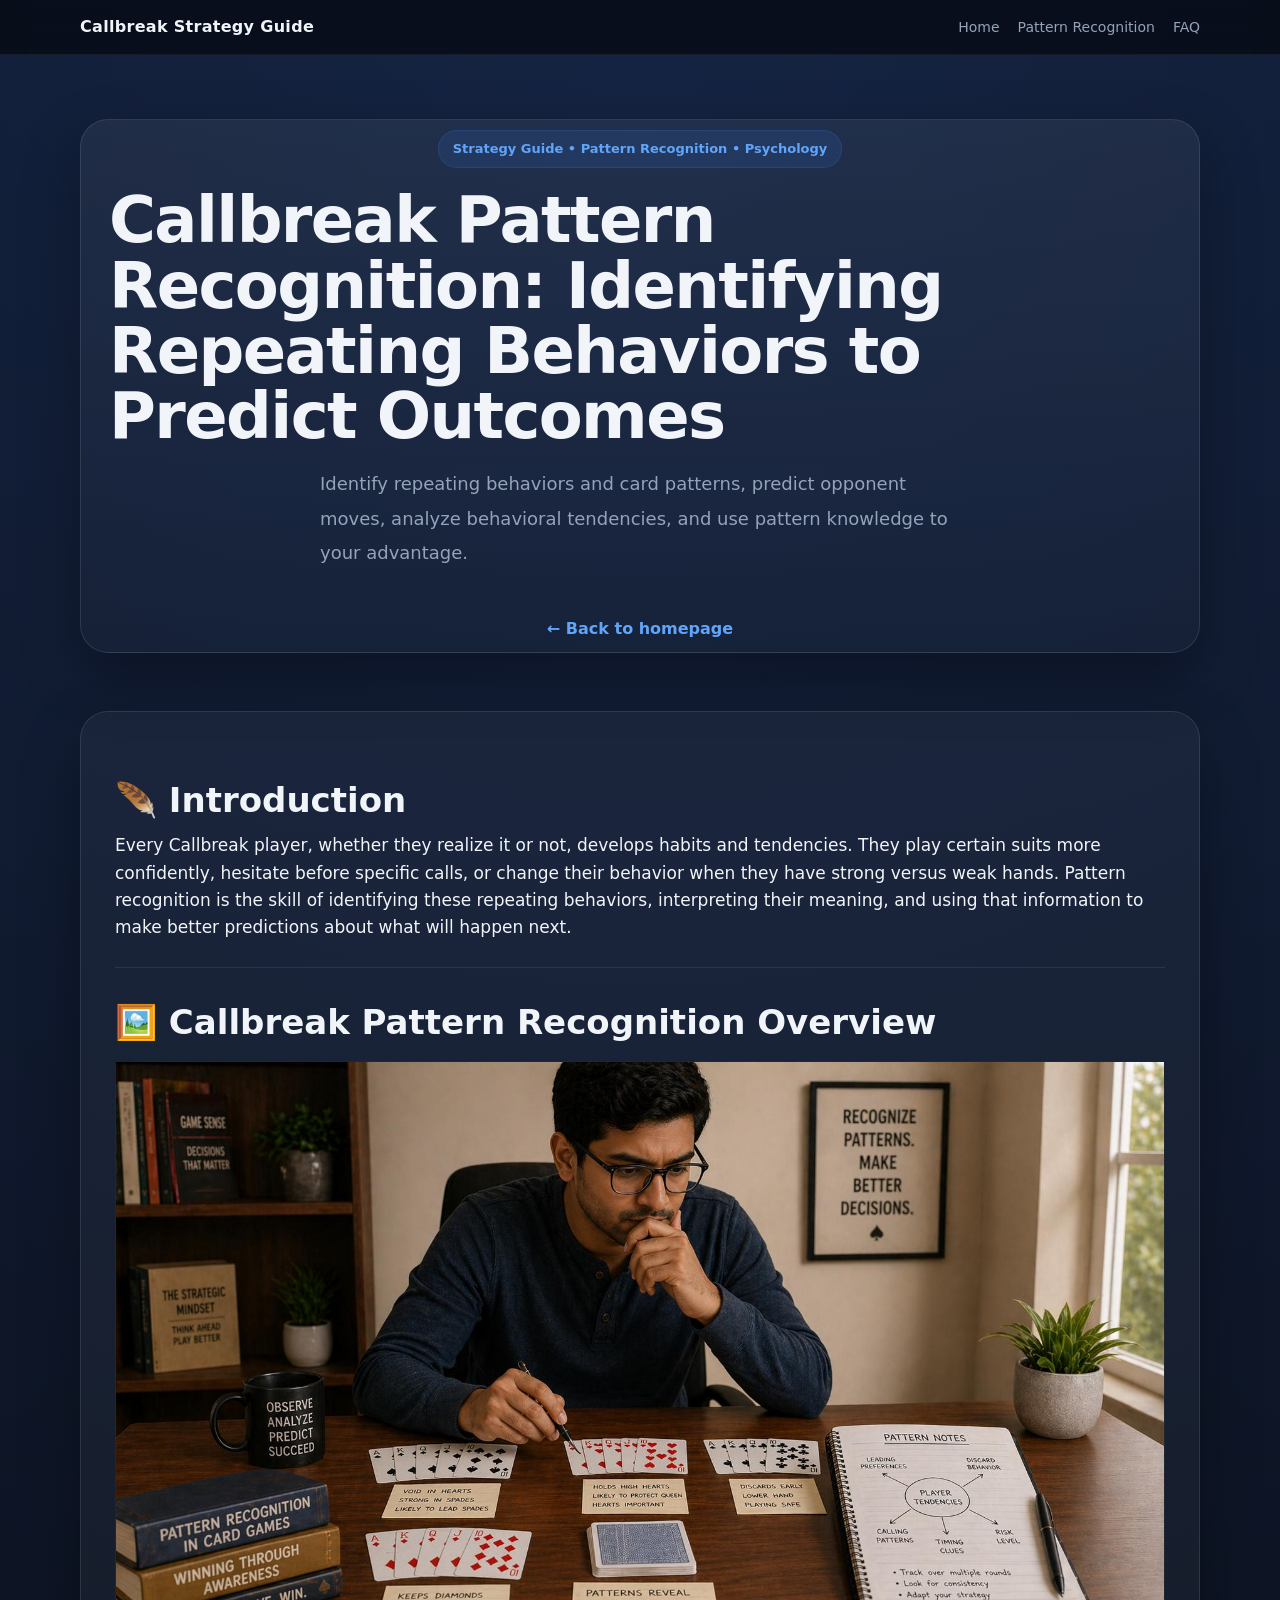
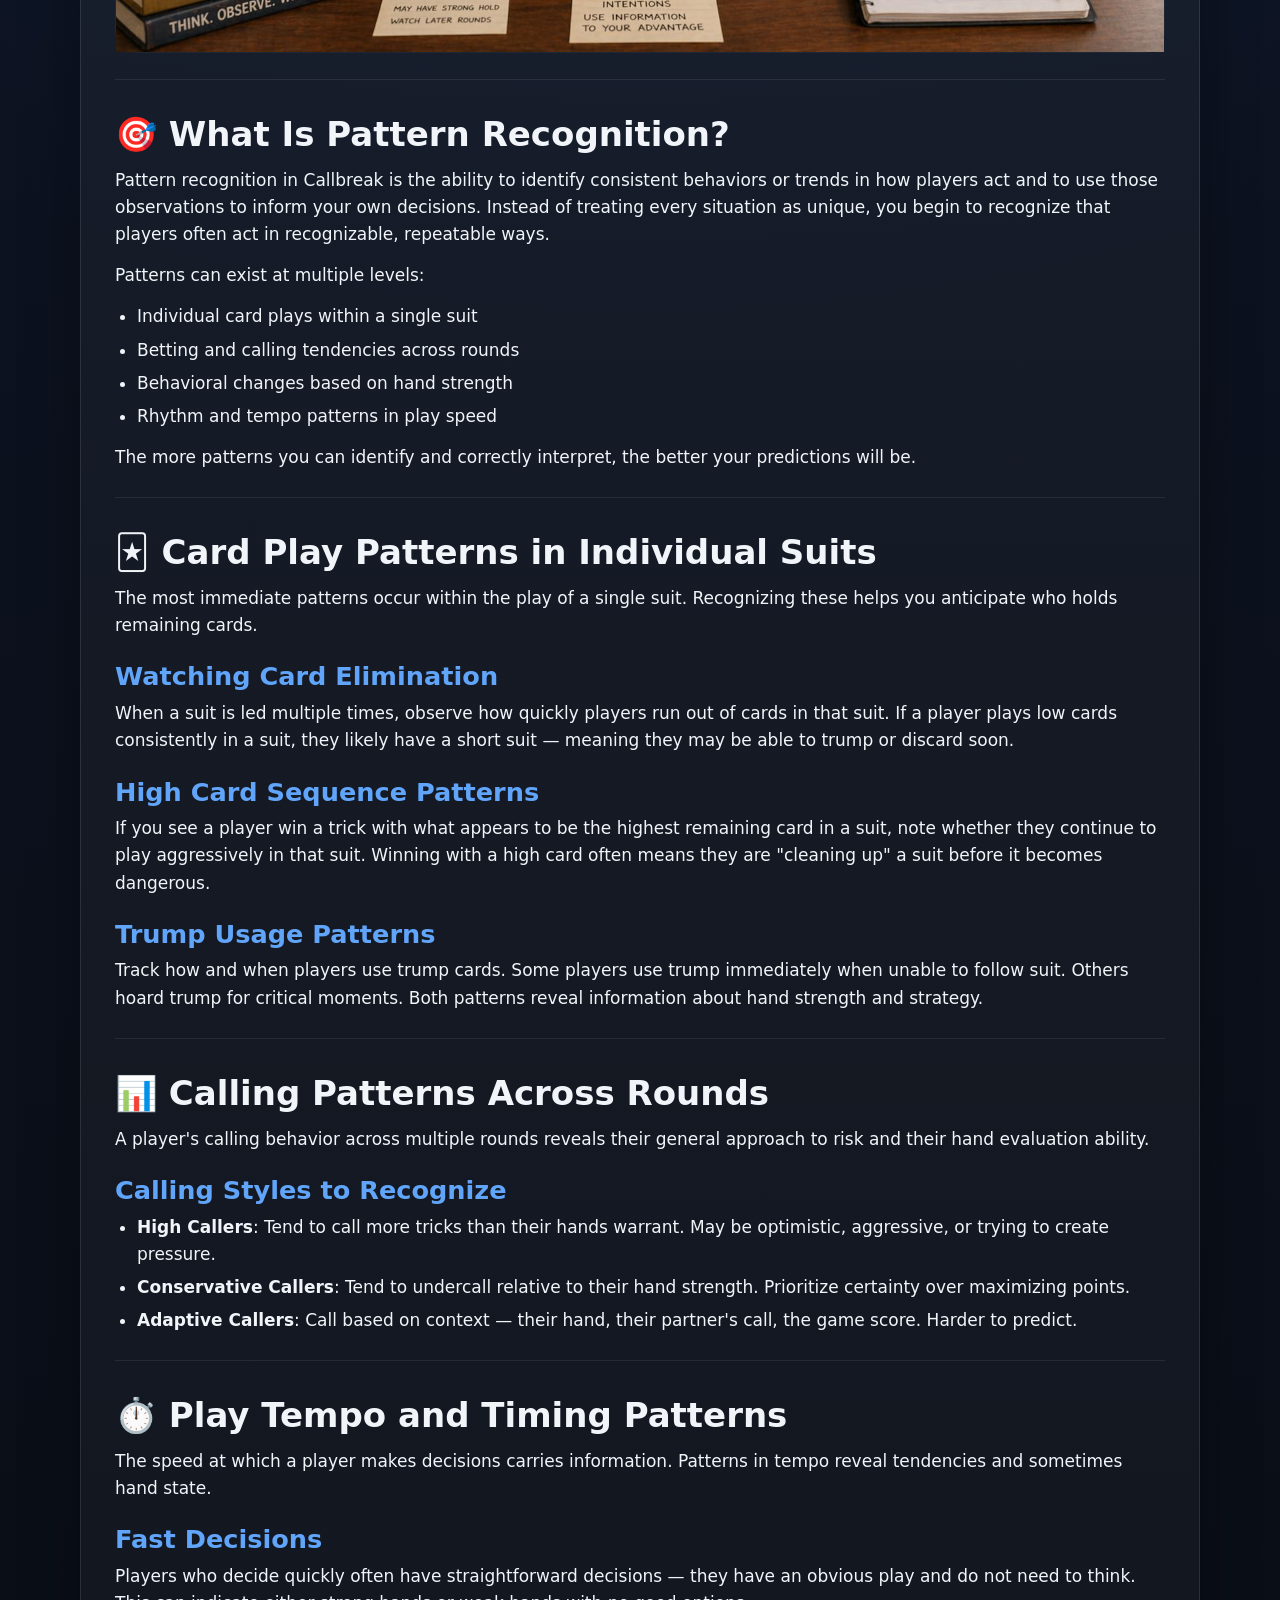
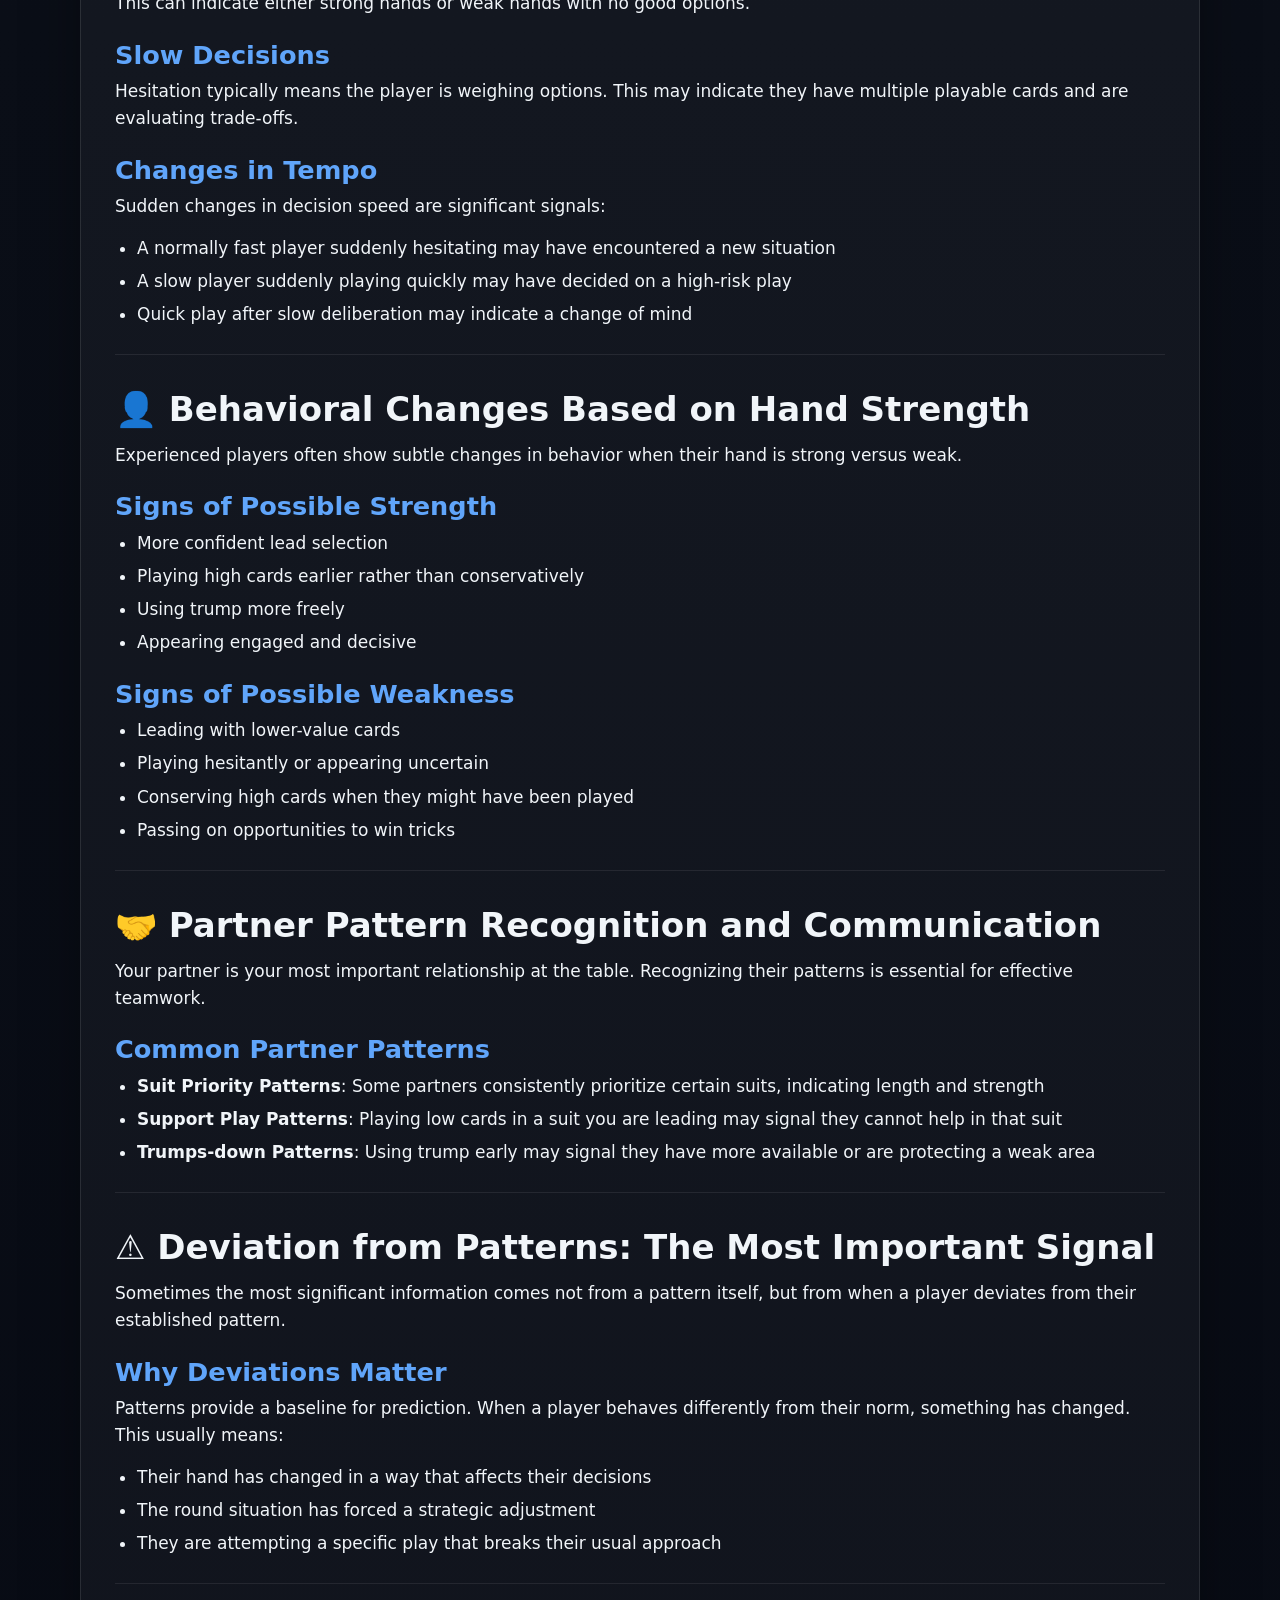
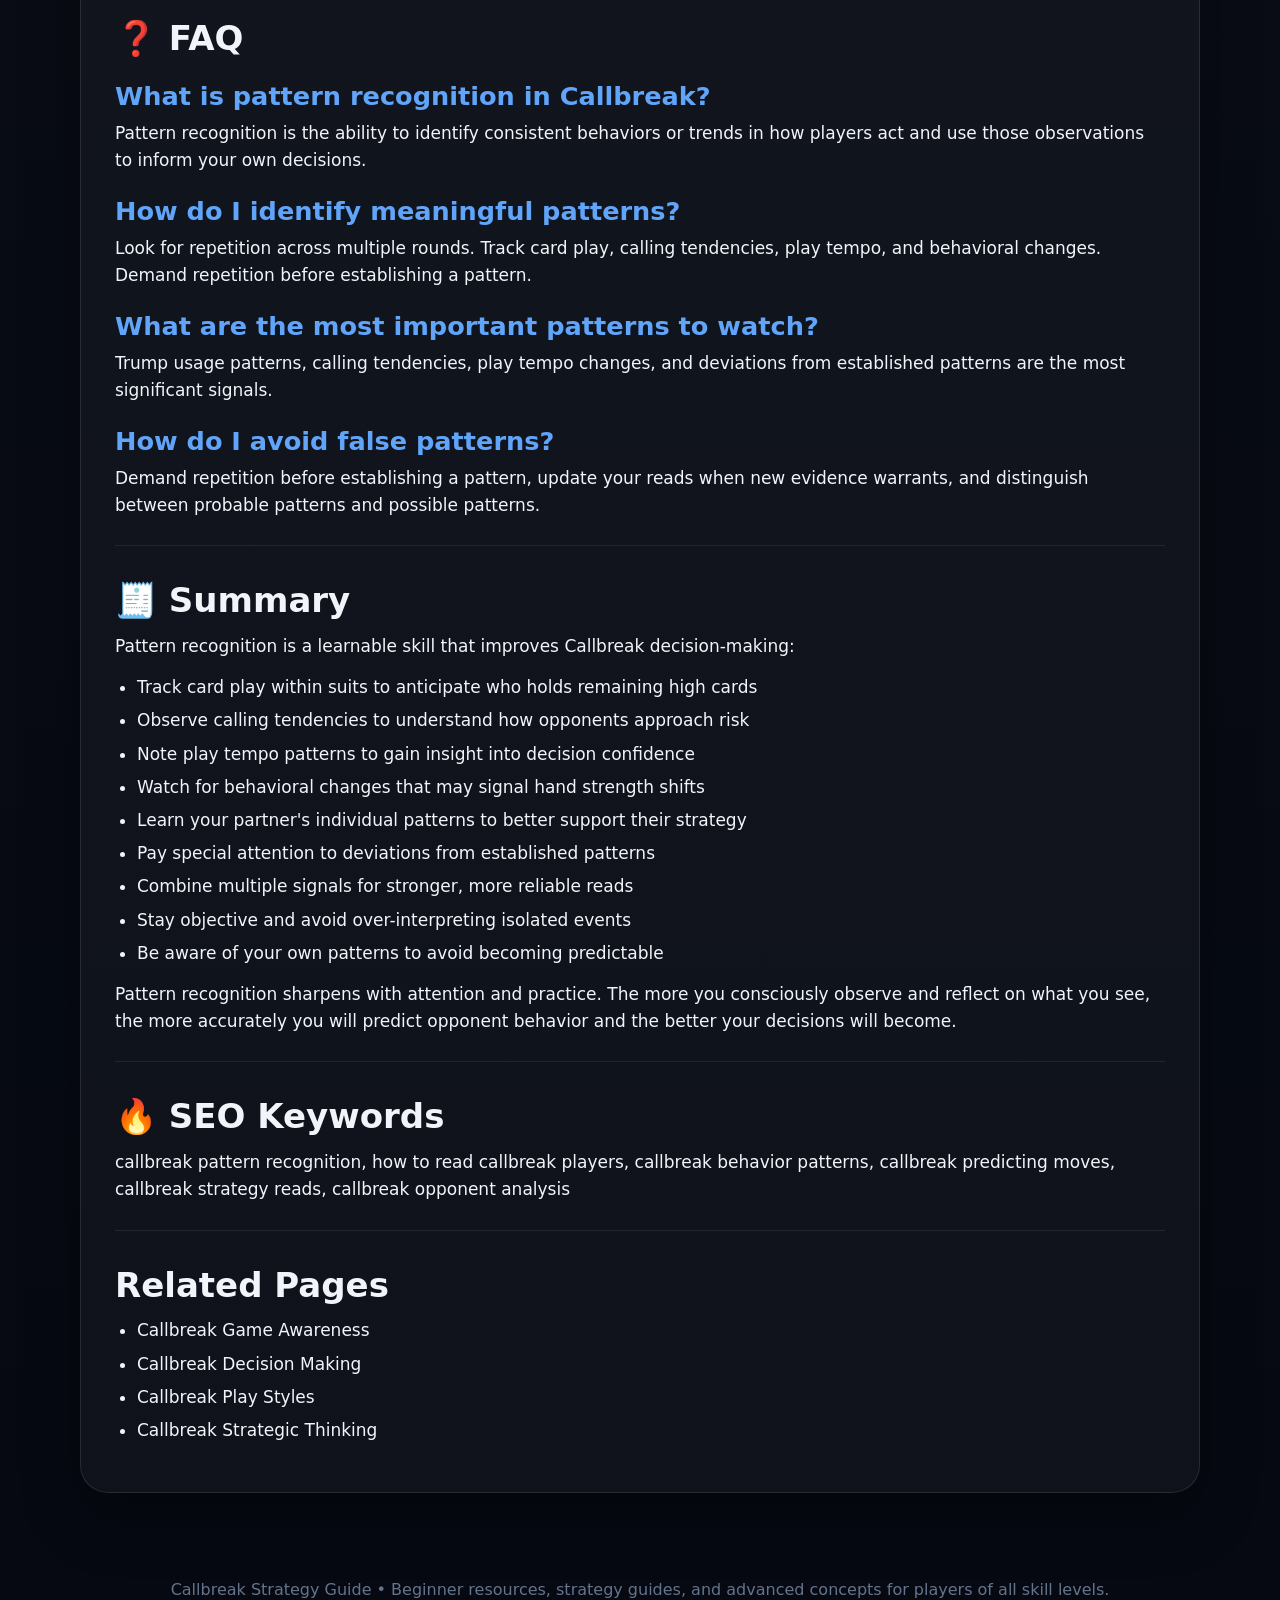
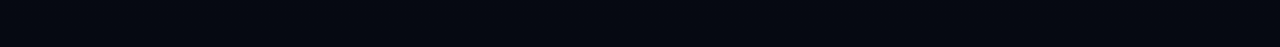
<file: pattern-recognition.html>
<!DOCTYPE html>
<html lang="en">
<head>
  <meta charset="UTF-8" />
  <meta name="viewport" content="width=device-width, initial-scale=1.0" />
  <title>Callbreak Pattern Recognition | Identifying Repeating Behaviors to Predict Outcomes</title>
  <meta name="description" content="Learn Callbreak pattern recognition to identify repeating behaviors, predict opponent moves, and use pattern knowledge to make better strategic decisions." />
  <meta name="keywords" content="Callbreak pattern recognition, how to read Callbreak players, Callbreak behavior patterns, Callbreak predicting moves, Callbreak opponent analysis" />
  <link rel="stylesheet" href="./assets/css/index.css" />
</head>
<body>
  <header class="topbar">
    <div class="container">
      <div class="brand">Callbreak Strategy Guide</div>
      <nav class="nav-links">
        <a href="./index.html">Home</a>
        <a href="#article">Pattern Recognition</a>
        <a href="#faq">FAQ</a>
      </nav>
    </div>
  </header>

  <section class="hero">
    <div class="container">
      <div class="hero-card">
        <span class="eyebrow">Strategy Guide • Pattern Recognition • Psychology</span>
        <h1>Callbreak Pattern Recognition: Identifying Repeating Behaviors to Predict Outcomes</h1>
        <p>Identify repeating behaviors and card patterns, predict opponent moves, analyze behavioral tendencies, and use pattern knowledge to your advantage.</p>
        <a class="back-link" href="./index.html">← Back to homepage</a>
      </div>
    </div>
  </section>

  <main class="content">
    <div class="container">
      <article class="article" id="article">
        <h2>🪶 Introduction</h2>
        <p>Every Callbreak player, whether they realize it or not, develops habits and tendencies. They play certain suits more confidently, hesitate before specific calls, or change their behavior when they have strong versus weak hands. Pattern recognition is the skill of identifying these repeating behaviors, interpreting their meaning, and using that information to make better predictions about what will happen next.</p>

        <hr />

        <h2>🖼️ Callbreak Pattern Recognition Overview</h2>
        <figure class="article-image">
          <img src="./assets/images/pattern-recognition.jpg" alt="Callbreak pattern recognition skills - player identifying repeating behaviors and card patterns, predicting opponent moves, behavioral tendency analysis, trick-taking patterns, strategic observation techniques, educational card game guide, 1200x675" loading="lazy" />
        </figure>

        <hr />

        <h2>🎯 What Is Pattern Recognition?</h2>
        <p>Pattern recognition in Callbreak is the ability to identify consistent behaviors or trends in how players act and to use those observations to inform your own decisions. Instead of treating every situation as unique, you begin to recognize that players often act in recognizable, repeatable ways.</p>
        <p>Patterns can exist at multiple levels:</p>
        <ul>
          <li>Individual card plays within a single suit</li>
          <li>Betting and calling tendencies across rounds</li>
          <li>Behavioral changes based on hand strength</li>
          <li>Rhythm and tempo patterns in play speed</li>
        </ul>
        <p>The more patterns you can identify and correctly interpret, the better your predictions will be.</p>

        <hr />

        <h2>🃏 Card Play Patterns in Individual Suits</h2>
        <p>The most immediate patterns occur within the play of a single suit. Recognizing these helps you anticipate who holds remaining cards.</p>

        <h3>Watching Card Elimination</h3>
        <p>When a suit is led multiple times, observe how quickly players run out of cards in that suit. If a player plays low cards consistently in a suit, they likely have a short suit — meaning they may be able to trump or discard soon.</p>

        <h3>High Card Sequence Patterns</h3>
        <p>If you see a player win a trick with what appears to be the highest remaining card in a suit, note whether they continue to play aggressively in that suit. Winning with a high card often means they are "cleaning up" a suit before it becomes dangerous.</p>

        <h3>Trump Usage Patterns</h3>
        <p>Track how and when players use trump cards. Some players use trump immediately when unable to follow suit. Others hoard trump for critical moments. Both patterns reveal information about hand strength and strategy.</p>

        <hr />

        <h2>📊 Calling Patterns Across Rounds</h2>
        <p>A player's calling behavior across multiple rounds reveals their general approach to risk and their hand evaluation ability.</p>

        <h3>Calling Styles to Recognize</h3>
        <ul>
          <li><strong>High Callers</strong>: Tend to call more tricks than their hands warrant. May be optimistic, aggressive, or trying to create pressure.</li>
          <li><strong>Conservative Callers</strong>: Tend to undercall relative to their hand strength. Prioritize certainty over maximizing points.</li>
          <li><strong>Adaptive Callers</strong>: Call based on context — their hand, their partner's call, the game score. Harder to predict.</li>
        </ul>

        <hr />

        <h2>⏱️ Play Tempo and Timing Patterns</h2>
        <p>The speed at which a player makes decisions carries information. Patterns in tempo reveal tendencies and sometimes hand state.</p>

        <h3>Fast Decisions</h3>
        <p>Players who decide quickly often have straightforward decisions — they have an obvious play and do not need to think. This can indicate either strong hands or weak hands with no good options.</p>

        <h3>Slow Decisions</h3>
        <p>Hesitation typically means the player is weighing options. This may indicate they have multiple playable cards and are evaluating trade-offs.</p>

        <h3>Changes in Tempo</h3>
        <p>Sudden changes in decision speed are significant signals:</p>
        <ul>
          <li>A normally fast player suddenly hesitating may have encountered a new situation</li>
          <li>A slow player suddenly playing quickly may have decided on a high-risk play</li>
          <li>Quick play after slow deliberation may indicate a change of mind</li>
        </ul>

        <hr />

        <h2>👤 Behavioral Changes Based on Hand Strength</h2>
        <p>Experienced players often show subtle changes in behavior when their hand is strong versus weak.</p>

        <h3>Signs of Possible Strength</h3>
        <ul>
          <li>More confident lead selection</li>
          <li>Playing high cards earlier rather than conservatively</li>
          <li>Using trump more freely</li>
          <li>Appearing engaged and decisive</li>
        </ul>

        <h3>Signs of Possible Weakness</h3>
        <ul>
          <li>Leading with lower-value cards</li>
          <li>Playing hesitantly or appearing uncertain</li>
          <li>Conserving high cards when they might have been played</li>
          <li>Passing on opportunities to win tricks</li>
        </ul>

        <hr />

        <h2>🤝 Partner Pattern Recognition and Communication</h2>
        <p>Your partner is your most important relationship at the table. Recognizing their patterns is essential for effective teamwork.</p>

        <h3>Common Partner Patterns</h3>
        <ul>
          <li><strong>Suit Priority Patterns</strong>: Some partners consistently prioritize certain suits, indicating length and strength</li>
          <li><strong>Support Play Patterns</strong>: Playing low cards in a suit you are leading may signal they cannot help in that suit</li>
          <li><strong>Trumps-down Patterns</strong>: Using trump early may signal they have more available or are protecting a weak area</li>
        </ul>

        <hr />

        <h2>⚠️ Deviation from Patterns: The Most Important Signal</h2>
        <p>Sometimes the most significant information comes not from a pattern itself, but from when a player deviates from their established pattern.</p>

        <h3>Why Deviations Matter</h3>
        <p>Patterns provide a baseline for prediction. When a player behaves differently from their norm, something has changed. This usually means:</p>
        <ul>
          <li>Their hand has changed in a way that affects their decisions</li>
          <li>The round situation has forced a strategic adjustment</li>
          <li>They are attempting a specific play that breaks their usual approach</li>
        </ul>

        <hr />

        <h2 id="faq">❓ FAQ</h2>

        <h3>What is pattern recognition in Callbreak?</h3>
        <p>Pattern recognition is the ability to identify consistent behaviors or trends in how players act and use those observations to inform your own decisions.</p>

        <h3>How do I identify meaningful patterns?</h3>
        <p>Look for repetition across multiple rounds. Track card play, calling tendencies, play tempo, and behavioral changes. Demand repetition before establishing a pattern.</p>

        <h3>What are the most important patterns to watch?</h3>
        <p>Trump usage patterns, calling tendencies, play tempo changes, and deviations from established patterns are the most significant signals.</p>

        <h3>How do I avoid false patterns?</h3>
        <p>Demand repetition before establishing a pattern, update your reads when new evidence warrants, and distinguish between probable patterns and possible patterns.</p>

        <hr />

        <h2>🧾 Summary</h2>
        <p>Pattern recognition is a learnable skill that improves Callbreak decision-making:</p>
        <ul>
          <li>Track card play within suits to anticipate who holds remaining high cards</li>
          <li>Observe calling tendencies to understand how opponents approach risk</li>
          <li>Note play tempo patterns to gain insight into decision confidence</li>
          <li>Watch for behavioral changes that may signal hand strength shifts</li>
          <li>Learn your partner's individual patterns to better support their strategy</li>
          <li>Pay special attention to deviations from established patterns</li>
          <li>Combine multiple signals for stronger, more reliable reads</li>
          <li>Stay objective and avoid over-interpreting isolated events</li>
          <li>Be aware of your own patterns to avoid becoming predictable</li>
        </ul>
        <p>Pattern recognition sharpens with attention and practice. The more you consciously observe and reflect on what you see, the more accurately you will predict opponent behavior and the better your decisions will become.</p>

        <hr />

        <h2>🔥 SEO Keywords</h2>
        <p>callbreak pattern recognition, how to read callbreak players, callbreak behavior patterns, callbreak predicting moves, callbreak strategy reads, callbreak opponent analysis</p>

        <hr />

        <h2>Related Pages</h2>
        <ul>
          <li><a href="./game-awareness.html">Callbreak Game Awareness</a></li>
          <li><a href="./decision-making.html">Callbreak Decision Making</a></li>
          <li><a href="./play-styles.html">Callbreak Play Styles</a></li>
          <li><a href="./strategic-thinking.html">Callbreak Strategic Thinking</a></li>
        </ul>
      </article>
    </div>
  </main>

  <footer class="footer">
    <div class="container">
      Callbreak Strategy Guide • Beginner resources, strategy guides, and advanced concepts for players of all skill levels.
    </div>
  </footer>

  <script src="./assets/js/index.js" defer></script>
</body>
</html>
</file>
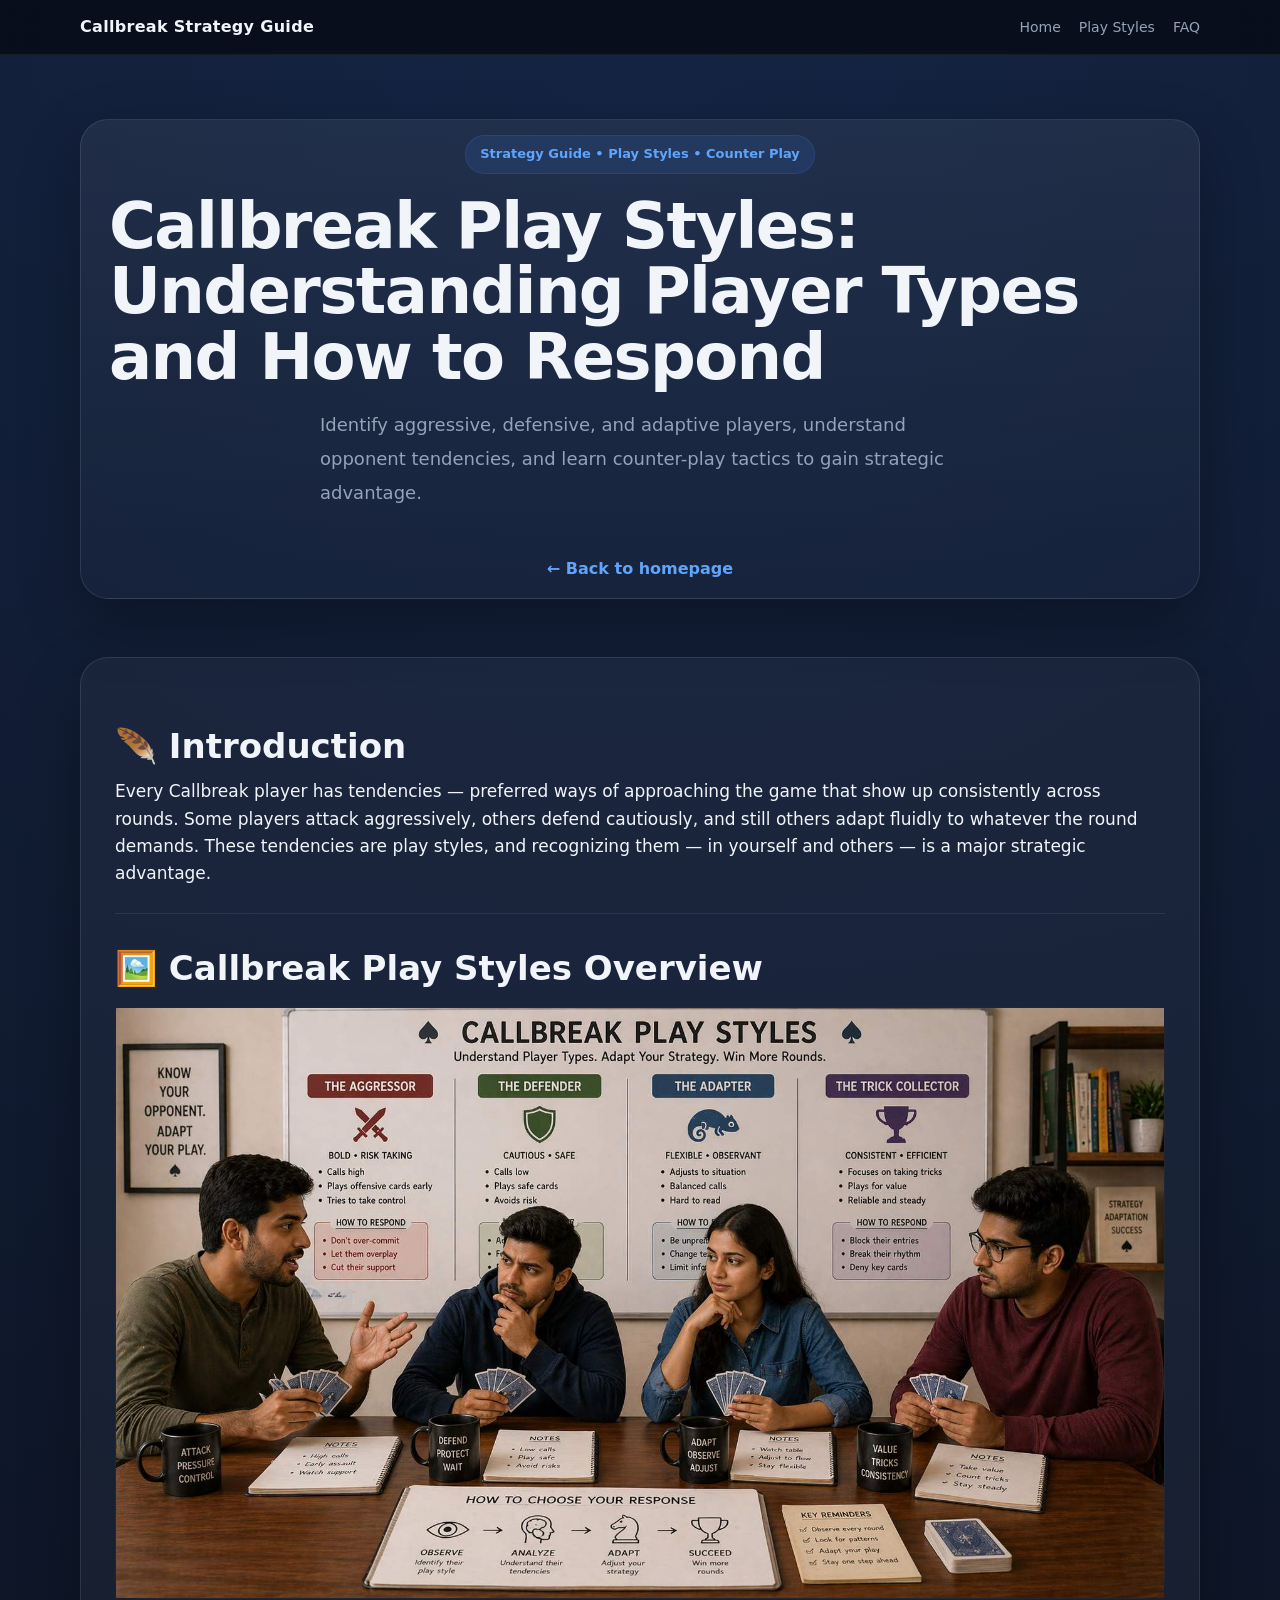
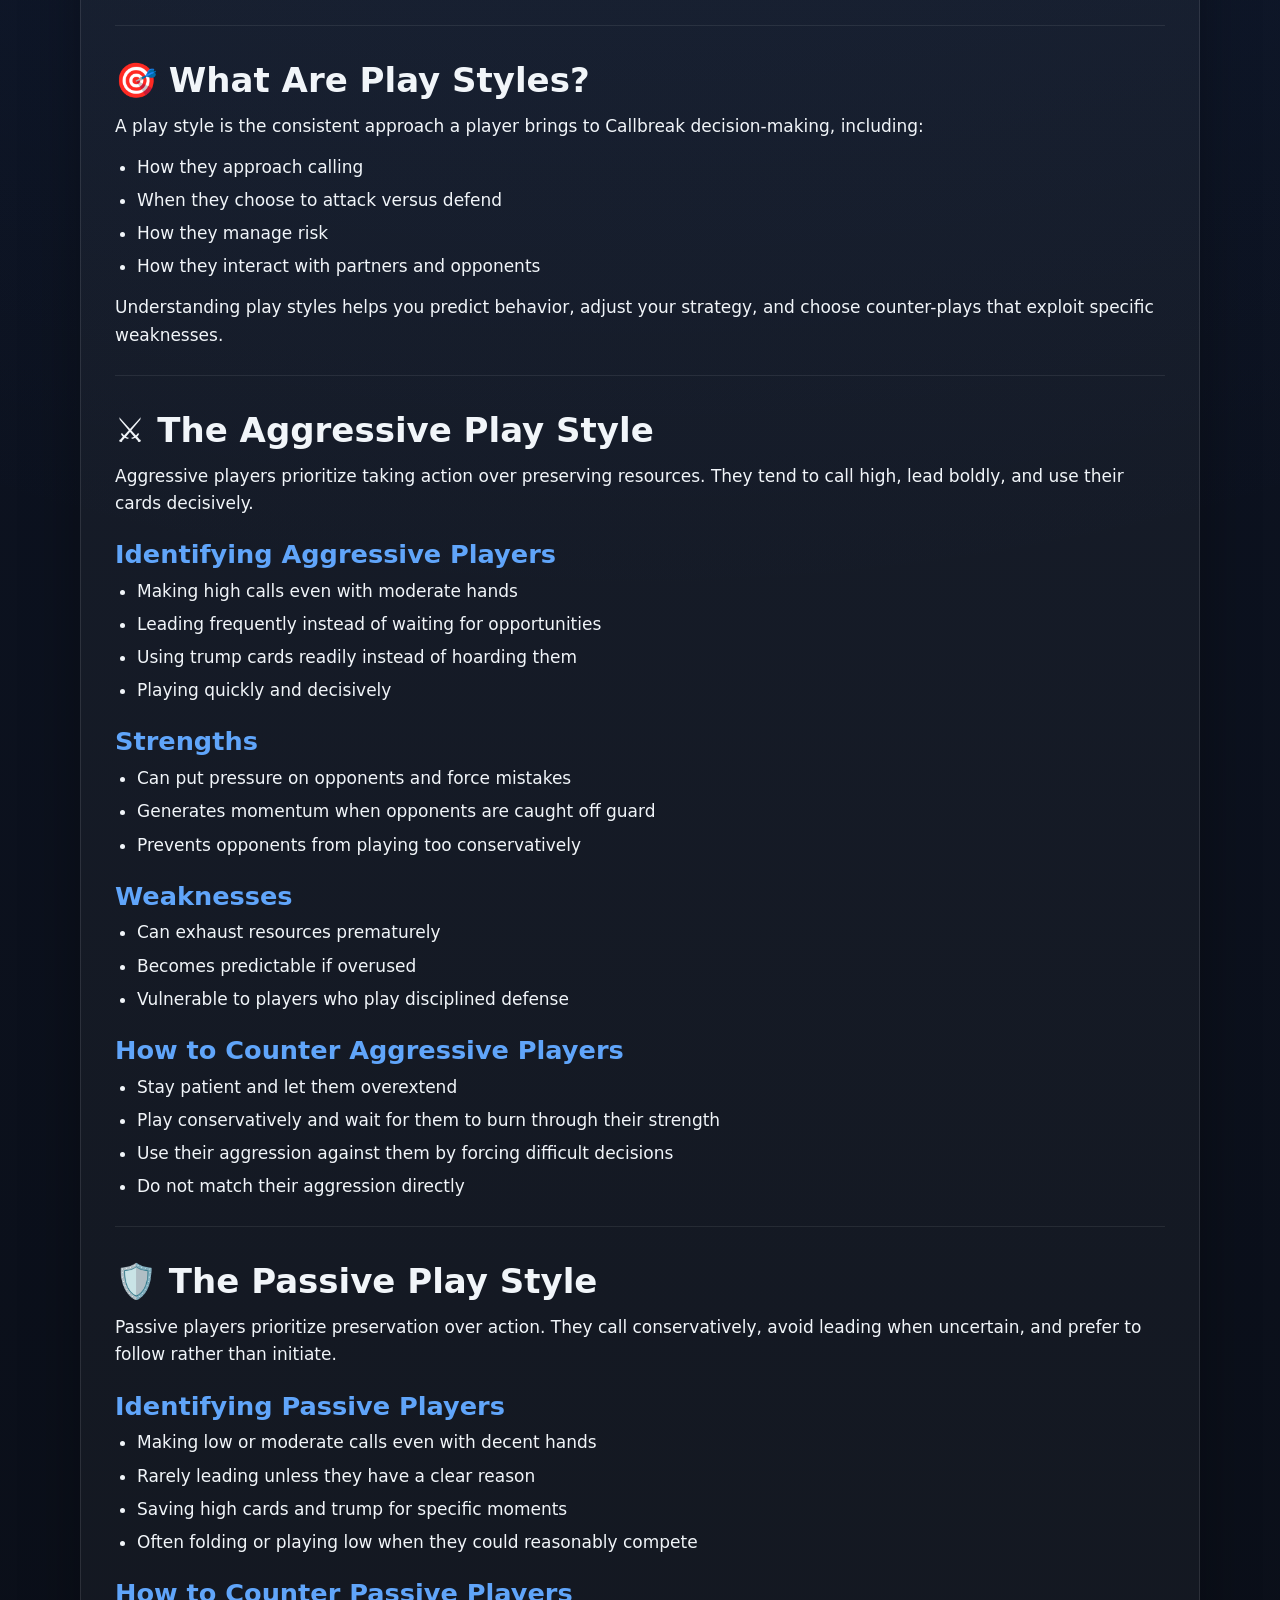
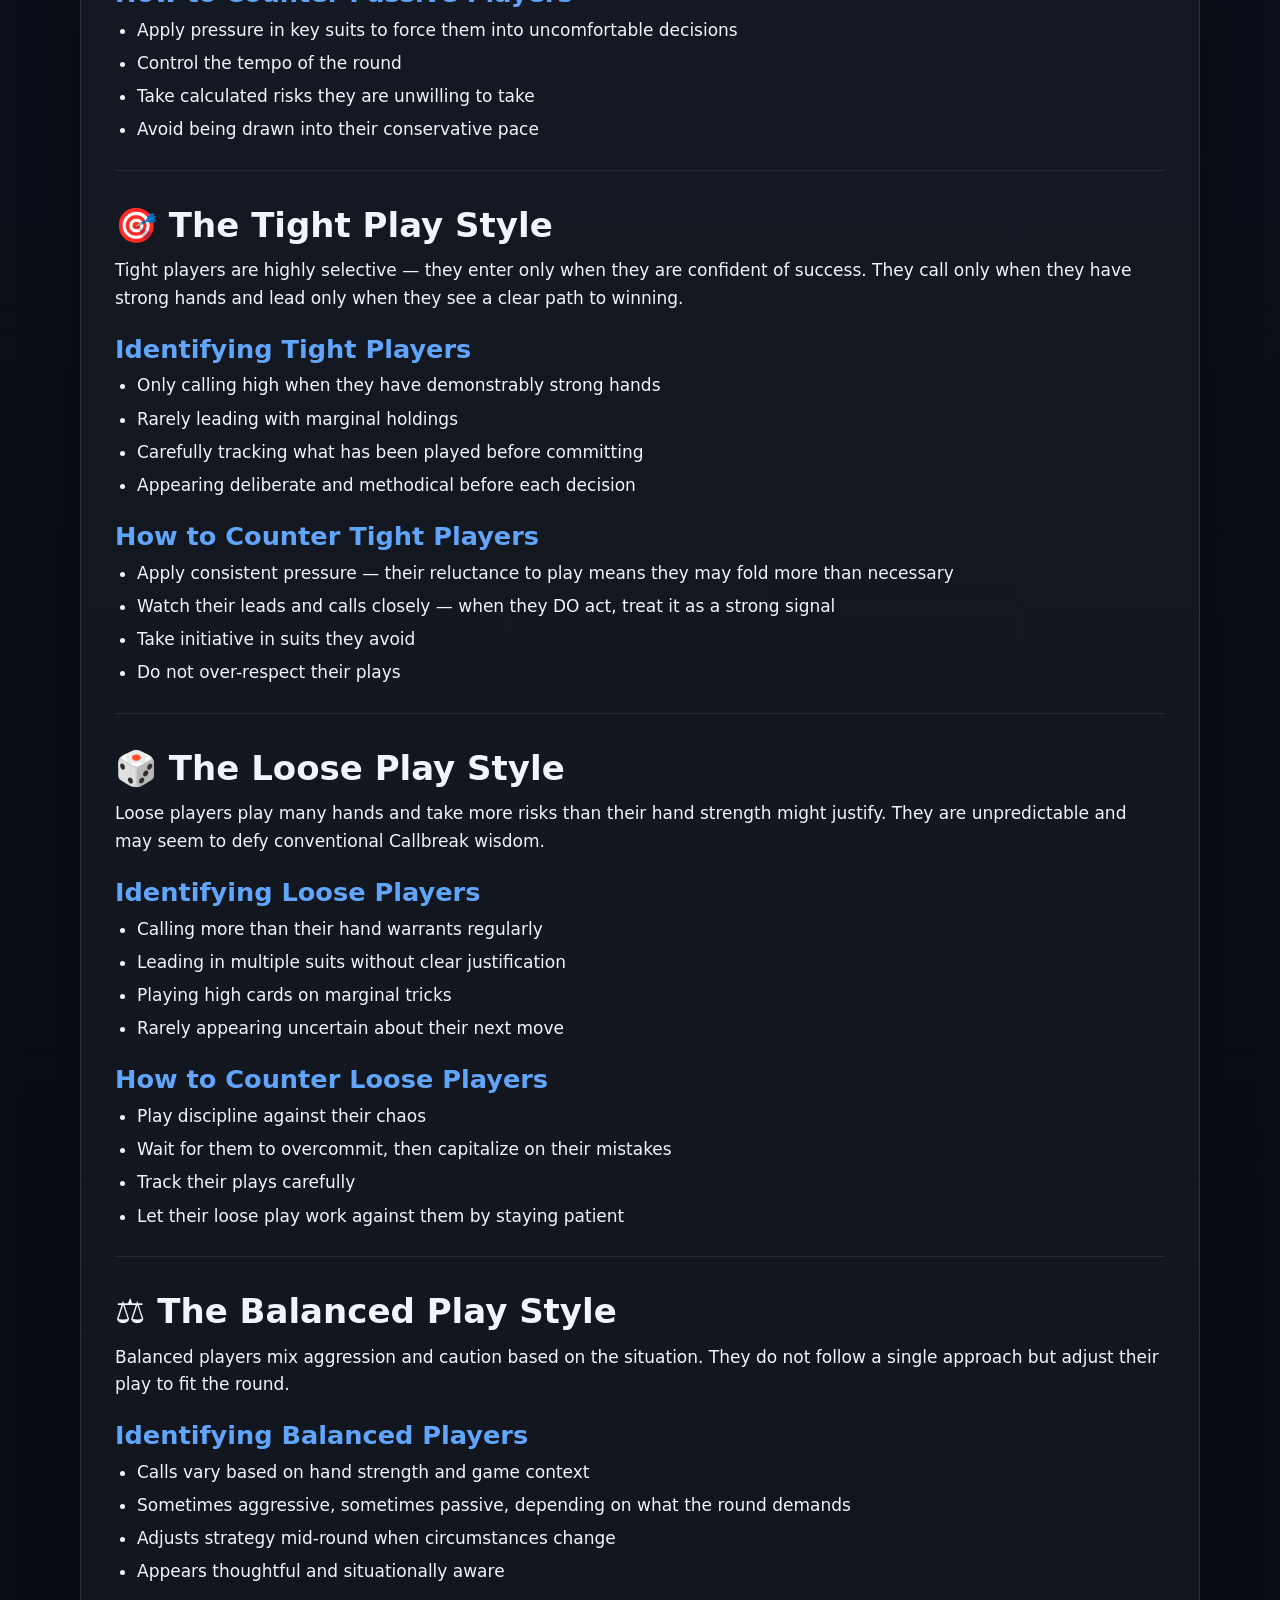
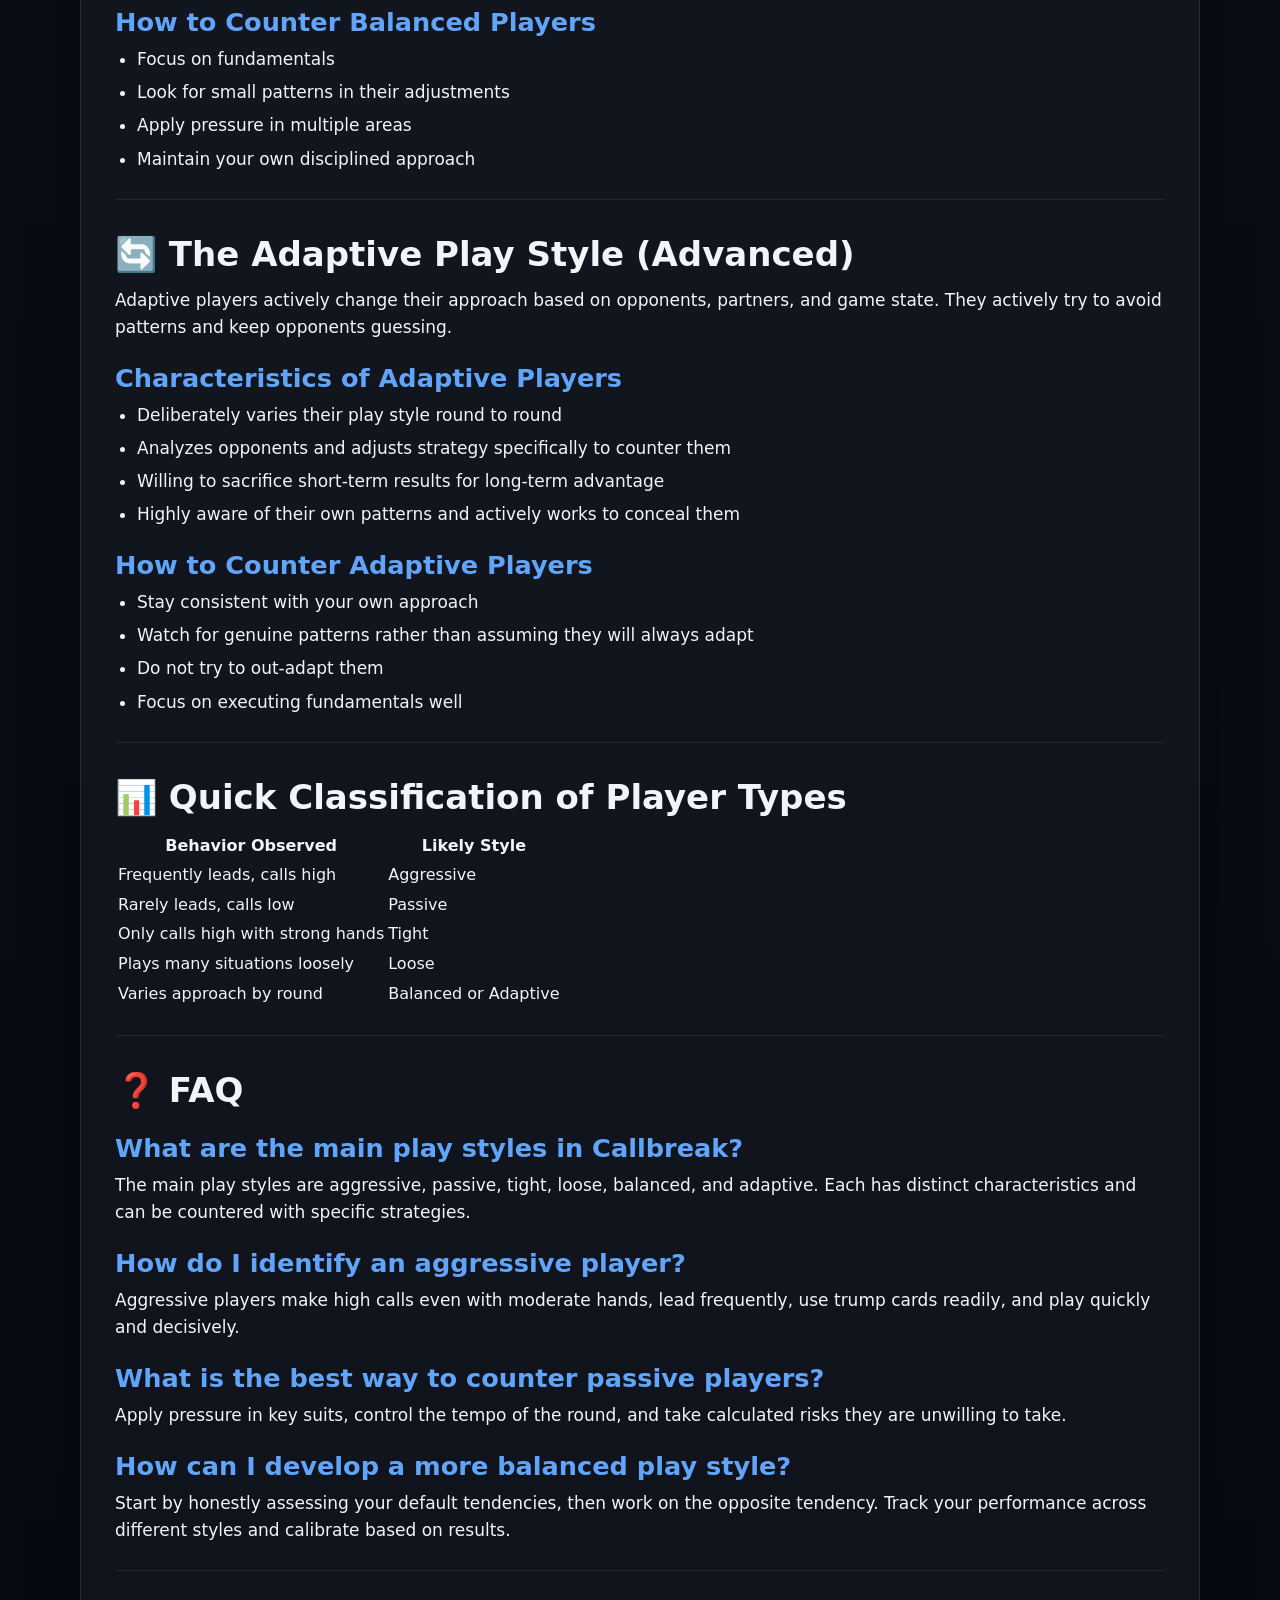
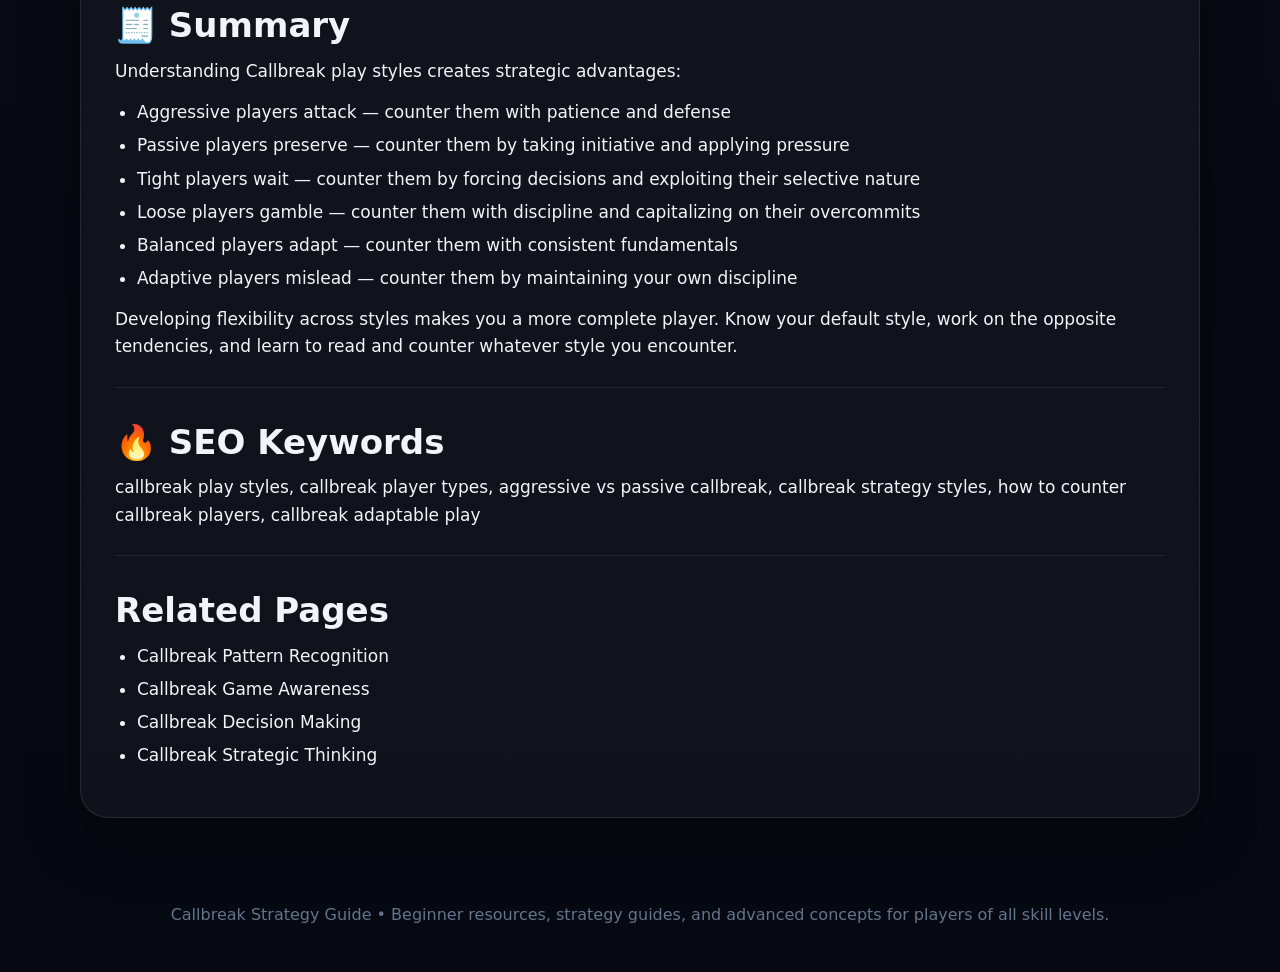
<file: play-styles.html>
<!DOCTYPE html>
<html lang="en">
<head>
  <meta charset="UTF-8" />
  <meta name="viewport" content="width=device-width, initial-scale=1.0" />
  <title>Callbreak Play Styles | Understanding Player Types and How to Respond</title>
  <meta name="description" content="Learn Callbreak play styles including aggressive, passive, tight, loose, balanced, and adaptive players, and how to identify and counter each type effectively." />
  <meta name="keywords" content="Callbreak play styles, Callbreak player types, aggressive vs passive Callbreak, Callbreak strategy styles, how to counter Callbreak players" />
  <link rel="stylesheet" href="./assets/css/index.css" />
</head>
<body>
  <header class="topbar">
    <div class="container">
      <div class="brand">Callbreak Strategy Guide</div>
      <nav class="nav-links">
        <a href="./index.html">Home</a>
        <a href="#article">Play Styles</a>
        <a href="#faq">FAQ</a>
      </nav>
    </div>
  </header>

  <section class="hero">
    <div class="container">
      <div class="hero-card">
        <span class="eyebrow">Strategy Guide • Play Styles • Counter Play</span>
        <h1>Callbreak Play Styles: Understanding Player Types and How to Respond</h1>
        <p>Identify aggressive, defensive, and adaptive players, understand opponent tendencies, and learn counter-play tactics to gain strategic advantage.</p>
        <a class="back-link" href="./index.html">← Back to homepage</a>
      </div>
    </div>
  </section>

  <main class="content">
    <div class="container">
      <article class="article" id="article">
        <h2>🪶 Introduction</h2>
        <p>Every Callbreak player has tendencies — preferred ways of approaching the game that show up consistently across rounds. Some players attack aggressively, others defend cautiously, and still others adapt fluidly to whatever the round demands. These tendencies are play styles, and recognizing them — in yourself and others — is a major strategic advantage.</p>

        <hr />

        <h2>🖼️ Callbreak Play Styles Overview</h2>
        <figure class="article-image">
          <img src="./assets/images/play-styles.jpg" alt="Callbreak play styles and player types - aggressive vs defensive players, adaptive strategies, identifying opponent tendencies, counter-play tactics, different playing personalities at card table, educational game strategy guide, 1200x675" loading="lazy" />
        </figure>

        <hr />

        <h2>🎯 What Are Play Styles?</h2>
        <p>A play style is the consistent approach a player brings to Callbreak decision-making, including:</p>
        <ul>
          <li>How they approach calling</li>
          <li>When they choose to attack versus defend</li>
          <li>How they manage risk</li>
          <li>How they interact with partners and opponents</li>
        </ul>
        <p>Understanding play styles helps you predict behavior, adjust your strategy, and choose counter-plays that exploit specific weaknesses.</p>

        <hr />

        <h2>⚔️ The Aggressive Play Style</h2>
        <p>Aggressive players prioritize taking action over preserving resources. They tend to call high, lead boldly, and use their cards decisively.</p>

        <h3>Identifying Aggressive Players</h3>
        <ul>
          <li>Making high calls even with moderate hands</li>
          <li>Leading frequently instead of waiting for opportunities</li>
          <li>Using trump cards readily instead of hoarding them</li>
          <li>Playing quickly and decisively</li>
        </ul>

        <h3>Strengths</h3>
        <ul>
          <li>Can put pressure on opponents and force mistakes</li>
          <li>Generates momentum when opponents are caught off guard</li>
          <li>Prevents opponents from playing too conservatively</li>
        </ul>

        <h3>Weaknesses</h3>
        <ul>
          <li>Can exhaust resources prematurely</li>
          <li>Becomes predictable if overused</li>
          <li>Vulnerable to players who play disciplined defense</li>
        </ul>

        <h3>How to Counter Aggressive Players</h3>
        <ul>
          <li>Stay patient and let them overextend</li>
          <li>Play conservatively and wait for them to burn through their strength</li>
          <li>Use their aggression against them by forcing difficult decisions</li>
          <li>Do not match their aggression directly</li>
        </ul>

        <hr />

        <h2>🛡️ The Passive Play Style</h2>
        <p>Passive players prioritize preservation over action. They call conservatively, avoid leading when uncertain, and prefer to follow rather than initiate.</p>

        <h3>Identifying Passive Players</h3>
        <ul>
          <li>Making low or moderate calls even with decent hands</li>
          <li>Rarely leading unless they have a clear reason</li>
          <li>Saving high cards and trump for specific moments</li>
          <li>Often folding or playing low when they could reasonably compete</li>
        </ul>

        <h3>How to Counter Passive Players</h3>
        <ul>
          <li>Apply pressure in key suits to force them into uncomfortable decisions</li>
          <li>Control the tempo of the round</li>
          <li>Take calculated risks they are unwilling to take</li>
          <li>Avoid being drawn into their conservative pace</li>
        </ul>

        <hr />

        <h2>🎯 The Tight Play Style</h2>
        <p>Tight players are highly selective — they enter only when they are confident of success. They call only when they have strong hands and lead only when they see a clear path to winning.</p>

        <h3>Identifying Tight Players</h3>
        <ul>
          <li>Only calling high when they have demonstrably strong hands</li>
          <li>Rarely leading with marginal holdings</li>
          <li>Carefully tracking what has been played before committing</li>
          <li>Appearing deliberate and methodical before each decision</li>
        </ul>

        <h3>How to Counter Tight Players</h3>
        <ul>
          <li>Apply consistent pressure — their reluctance to play means they may fold more than necessary</li>
          <li>Watch their leads and calls closely — when they DO act, treat it as a strong signal</li>
          <li>Take initiative in suits they avoid</li>
          <li>Do not over-respect their plays</li>
        </ul>

        <hr />

        <h2>🎲 The Loose Play Style</h2>
        <p>Loose players play many hands and take more risks than their hand strength might justify. They are unpredictable and may seem to defy conventional Callbreak wisdom.</p>

        <h3>Identifying Loose Players</h3>
        <ul>
          <li>Calling more than their hand warrants regularly</li>
          <li>Leading in multiple suits without clear justification</li>
          <li>Playing high cards on marginal tricks</li>
          <li>Rarely appearing uncertain about their next move</li>
        </ul>

        <h3>How to Counter Loose Players</h3>
        <ul>
          <li>Play discipline against their chaos</li>
          <li>Wait for them to overcommit, then capitalize on their mistakes</li>
          <li>Track their plays carefully</li>
          <li>Let their loose play work against them by staying patient</li>
        </ul>

        <hr />

        <h2>⚖️ The Balanced Play Style</h2>
        <p>Balanced players mix aggression and caution based on the situation. They do not follow a single approach but adjust their play to fit the round.</p>

        <h3>Identifying Balanced Players</h3>
        <ul>
          <li>Calls vary based on hand strength and game context</li>
          <li>Sometimes aggressive, sometimes passive, depending on what the round demands</li>
          <li>Adjusts strategy mid-round when circumstances change</li>
          <li>Appears thoughtful and situationally aware</li>
        </ul>

        <h3>How to Counter Balanced Players</h3>
        <ul>
          <li>Focus on fundamentals</li>
          <li>Look for small patterns in their adjustments</li>
          <li>Apply pressure in multiple areas</li>
          <li>Maintain your own disciplined approach</li>
        </ul>

        <hr />

        <h2>🔄 The Adaptive Play Style (Advanced)</h2>
        <p>Adaptive players actively change their approach based on opponents, partners, and game state. They actively try to avoid patterns and keep opponents guessing.</p>

        <h3>Characteristics of Adaptive Players</h3>
        <ul>
          <li>Deliberately varies their play style round to round</li>
          <li>Analyzes opponents and adjusts strategy specifically to counter them</li>
          <li>Willing to sacrifice short-term results for long-term advantage</li>
          <li>Highly aware of their own patterns and actively works to conceal them</li>
        </ul>

        <h3>How to Counter Adaptive Players</h3>
        <ul>
          <li>Stay consistent with your own approach</li>
          <li>Watch for genuine patterns rather than assuming they will always adapt</li>
          <li>Do not try to out-adapt them</li>
          <li>Focus on executing fundamentals well</li>
        </ul>

        <hr />

        <h2>📊 Quick Classification of Player Types</h2>
        <table>
          <thead>
            <tr>
              <th>Behavior Observed</th>
              <th>Likely Style</th>
            </tr>
          </thead>
          <tbody>
            <tr>
              <td>Frequently leads, calls high</td>
              <td>Aggressive</td>
            </tr>
            <tr>
              <td>Rarely leads, calls low</td>
              <td>Passive</td>
            </tr>
            <tr>
              <td>Only calls high with strong hands</td>
              <td>Tight</td>
            </tr>
            <tr>
              <td>Plays many situations loosely</td>
              <td>Loose</td>
            </tr>
            <tr>
              <td>Varies approach by round</td>
              <td>Balanced or Adaptive</td>
            </tr>
          </tbody>
        </table>

        <hr />

        <h2 id="faq">❓ FAQ</h2>

        <h3>What are the main play styles in Callbreak?</h3>
        <p>The main play styles are aggressive, passive, tight, loose, balanced, and adaptive. Each has distinct characteristics and can be countered with specific strategies.</p>

        <h3>How do I identify an aggressive player?</h3>
        <p>Aggressive players make high calls even with moderate hands, lead frequently, use trump cards readily, and play quickly and decisively.</p>

        <h3>What is the best way to counter passive players?</h3>
        <p>Apply pressure in key suits, control the tempo of the round, and take calculated risks they are unwilling to take.</p>

        <h3>How can I develop a more balanced play style?</h3>
        <p>Start by honestly assessing your default tendencies, then work on the opposite tendency. Track your performance across different styles and calibrate based on results.</p>

        <hr />

        <h2>🧾 Summary</h2>
        <p>Understanding Callbreak play styles creates strategic advantages:</p>
        <ul>
          <li>Aggressive players attack — counter them with patience and defense</li>
          <li>Passive players preserve — counter them by taking initiative and applying pressure</li>
          <li>Tight players wait — counter them by forcing decisions and exploiting their selective nature</li>
          <li>Loose players gamble — counter them with discipline and capitalizing on their overcommits</li>
          <li>Balanced players adapt — counter them with consistent fundamentals</li>
          <li>Adaptive players mislead — counter them by maintaining your own discipline</li>
        </ul>
        <p>Developing flexibility across styles makes you a more complete player. Know your default style, work on the opposite tendencies, and learn to read and counter whatever style you encounter.</p>

        <hr />

        <h2>🔥 SEO Keywords</h2>
        <p>callbreak play styles, callbreak player types, aggressive vs passive callbreak, callbreak strategy styles, how to counter callbreak players, callbreak adaptable play</p>

        <hr />

        <h2>Related Pages</h2>
        <ul>
          <li><a href="./pattern-recognition.html">Callbreak Pattern Recognition</a></li>
          <li><a href="./game-awareness.html">Callbreak Game Awareness</a></li>
          <li><a href="./decision-making.html">Callbreak Decision Making</a></li>
          <li><a href="./strategic-thinking.html">Callbreak Strategic Thinking</a></li>
        </ul>
      </article>
    </div>
  </main>

  <footer class="footer">
    <div class="container">
      Callbreak Strategy Guide • Beginner resources, strategy guides, and advanced concepts for players of all skill levels.
    </div>
  </footer>

  <script src="./assets/js/index.js" defer></script>
</body>
</html>
</file>
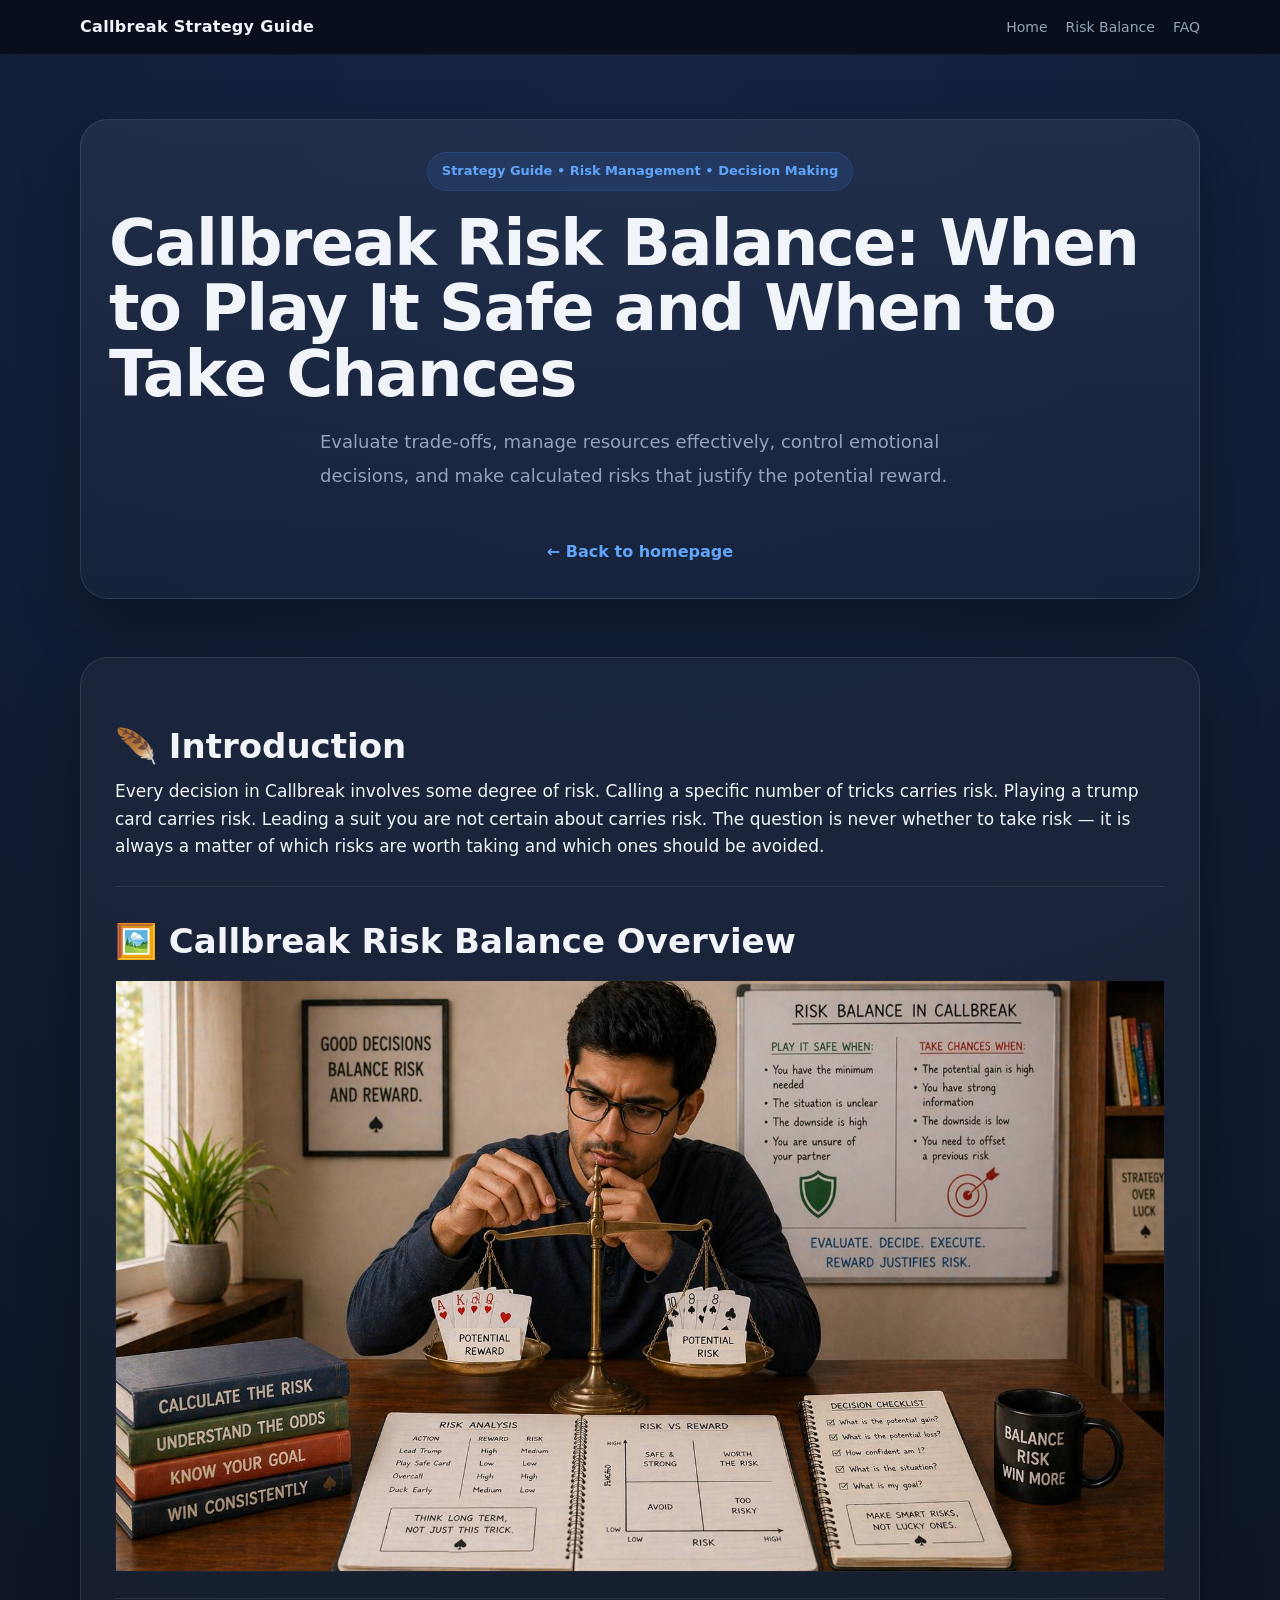
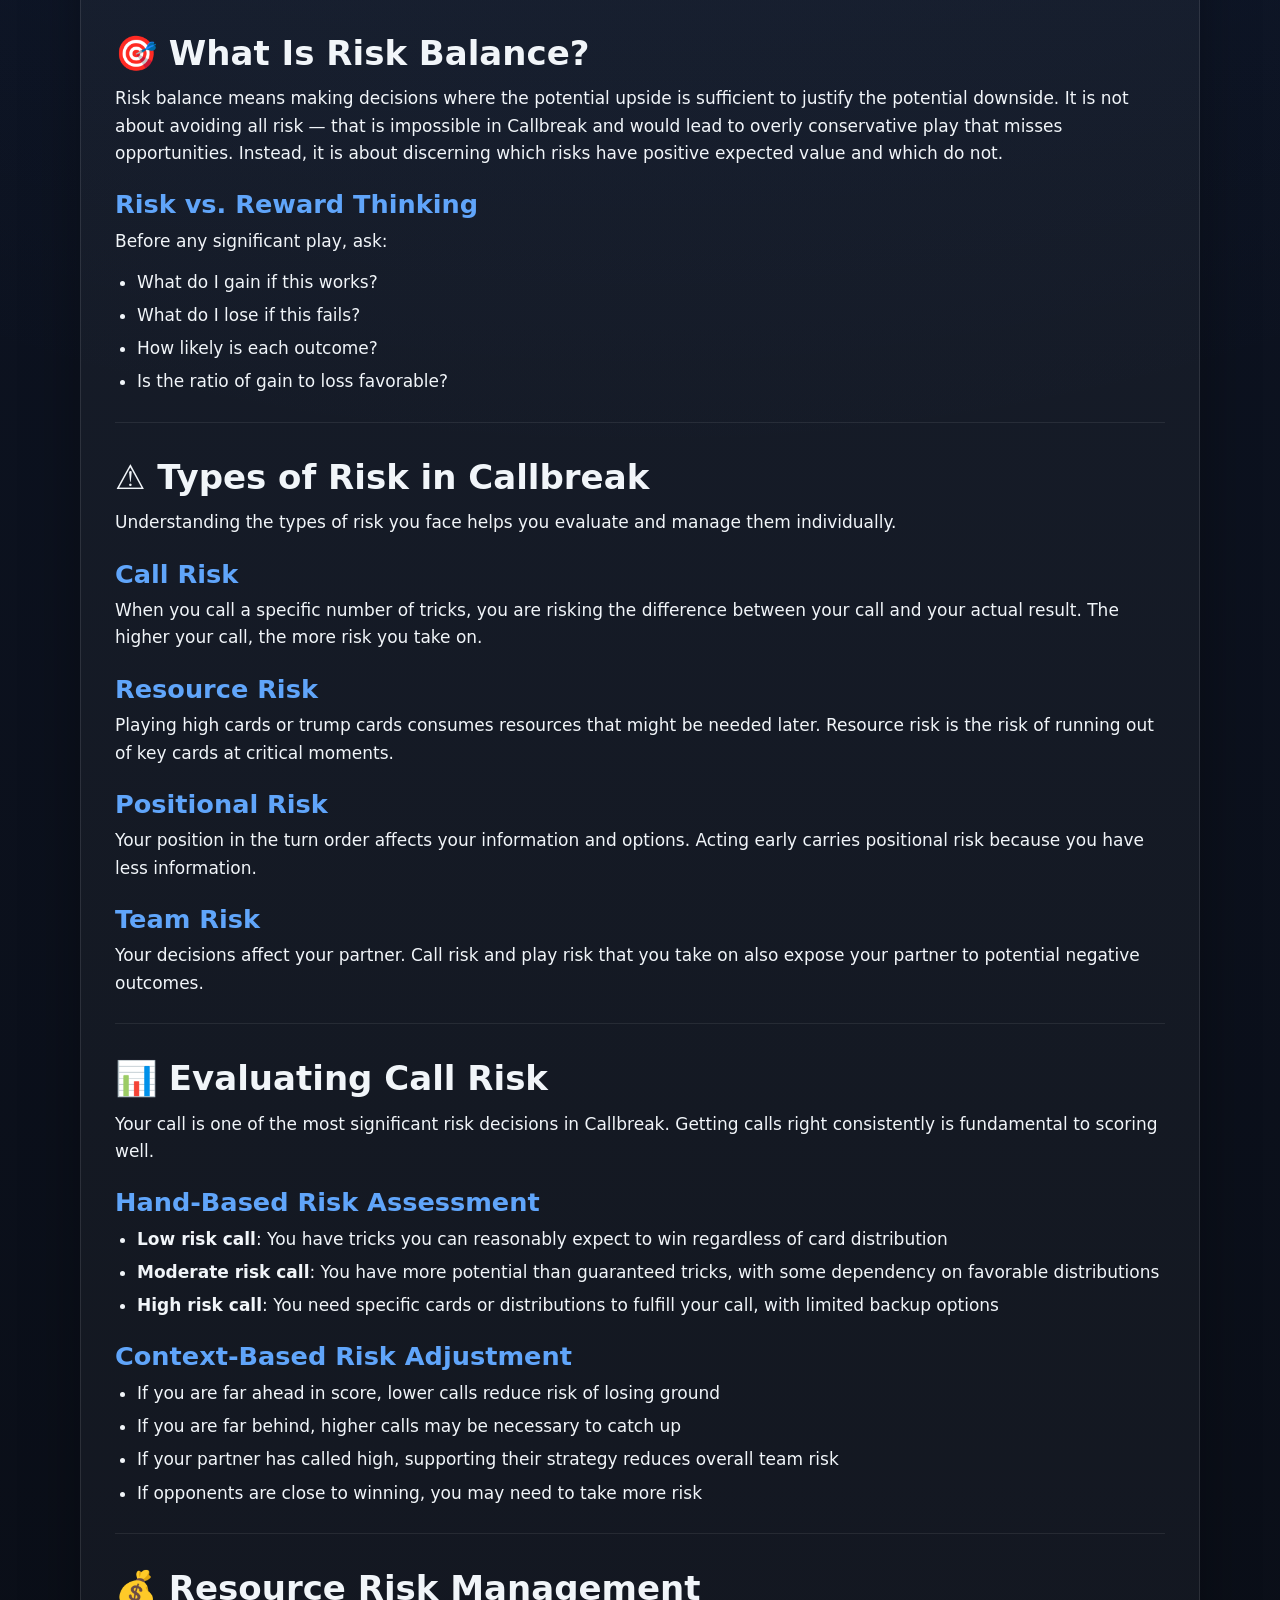
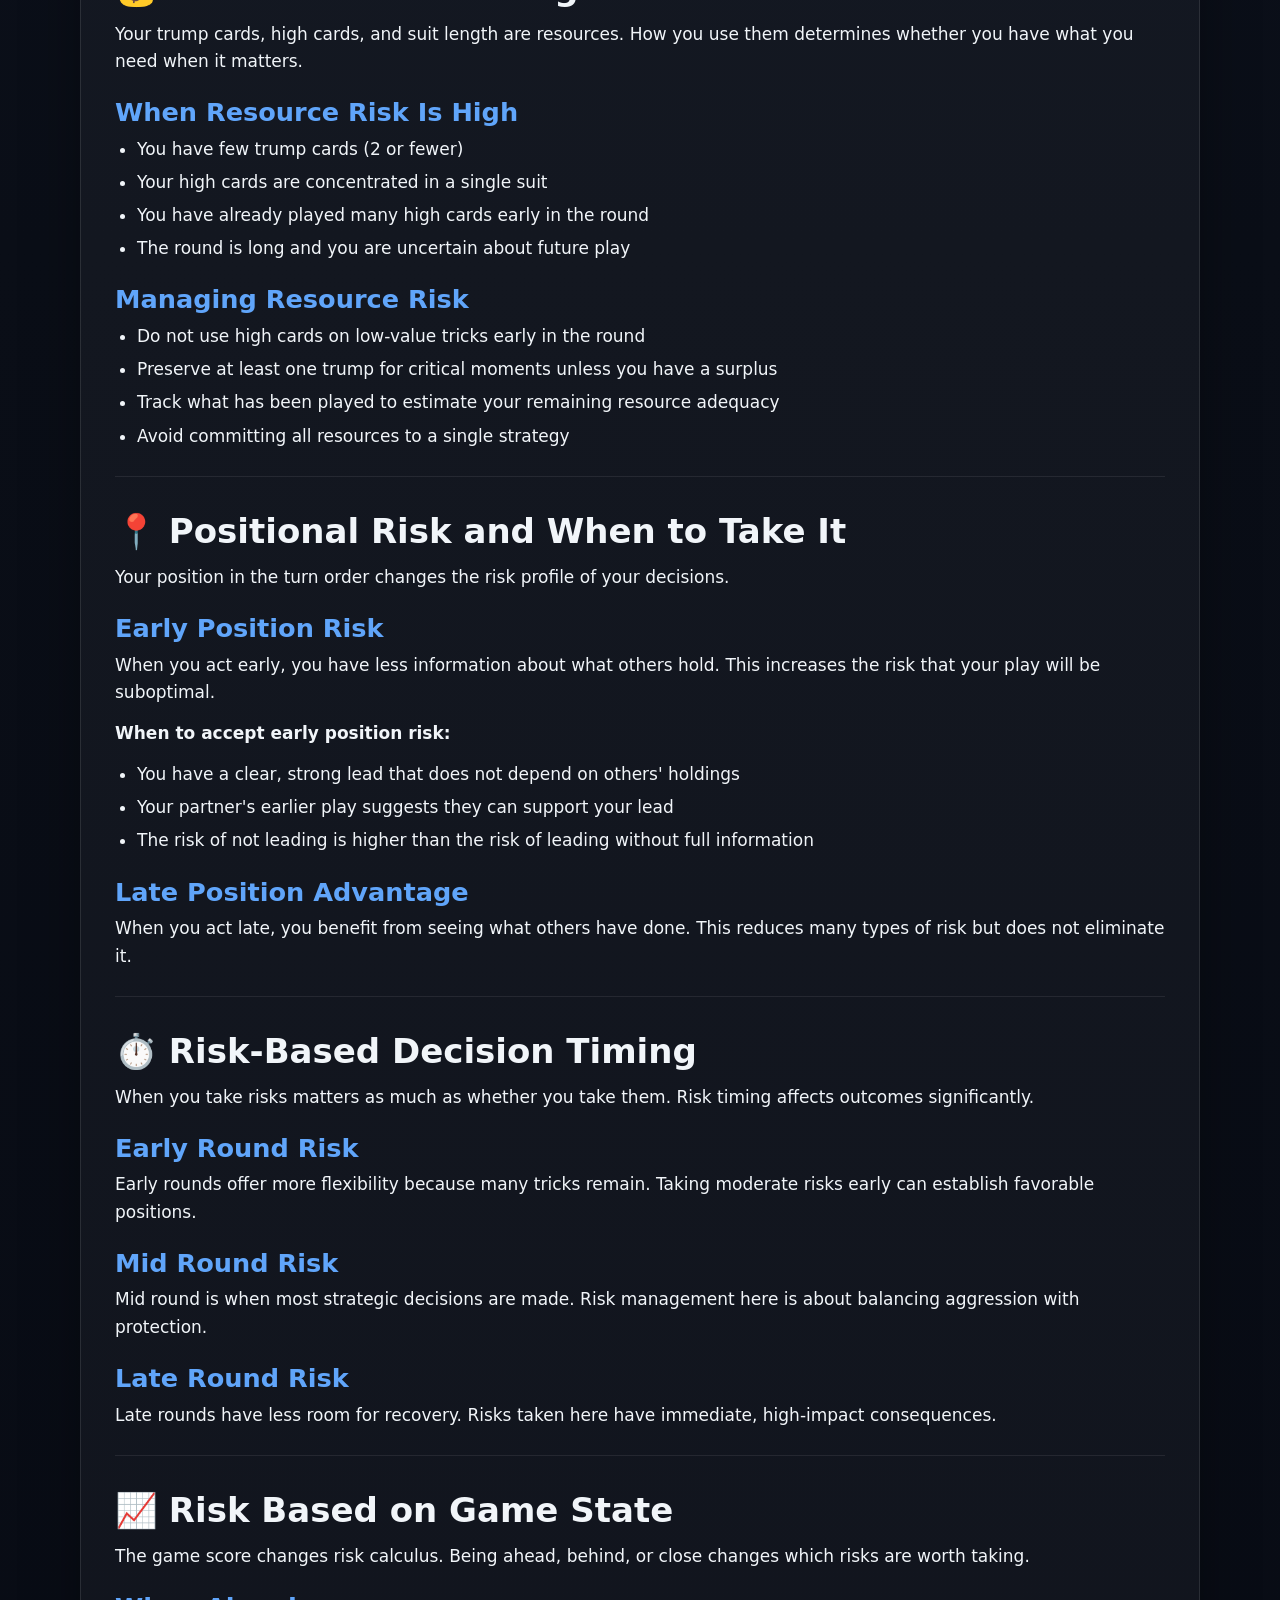
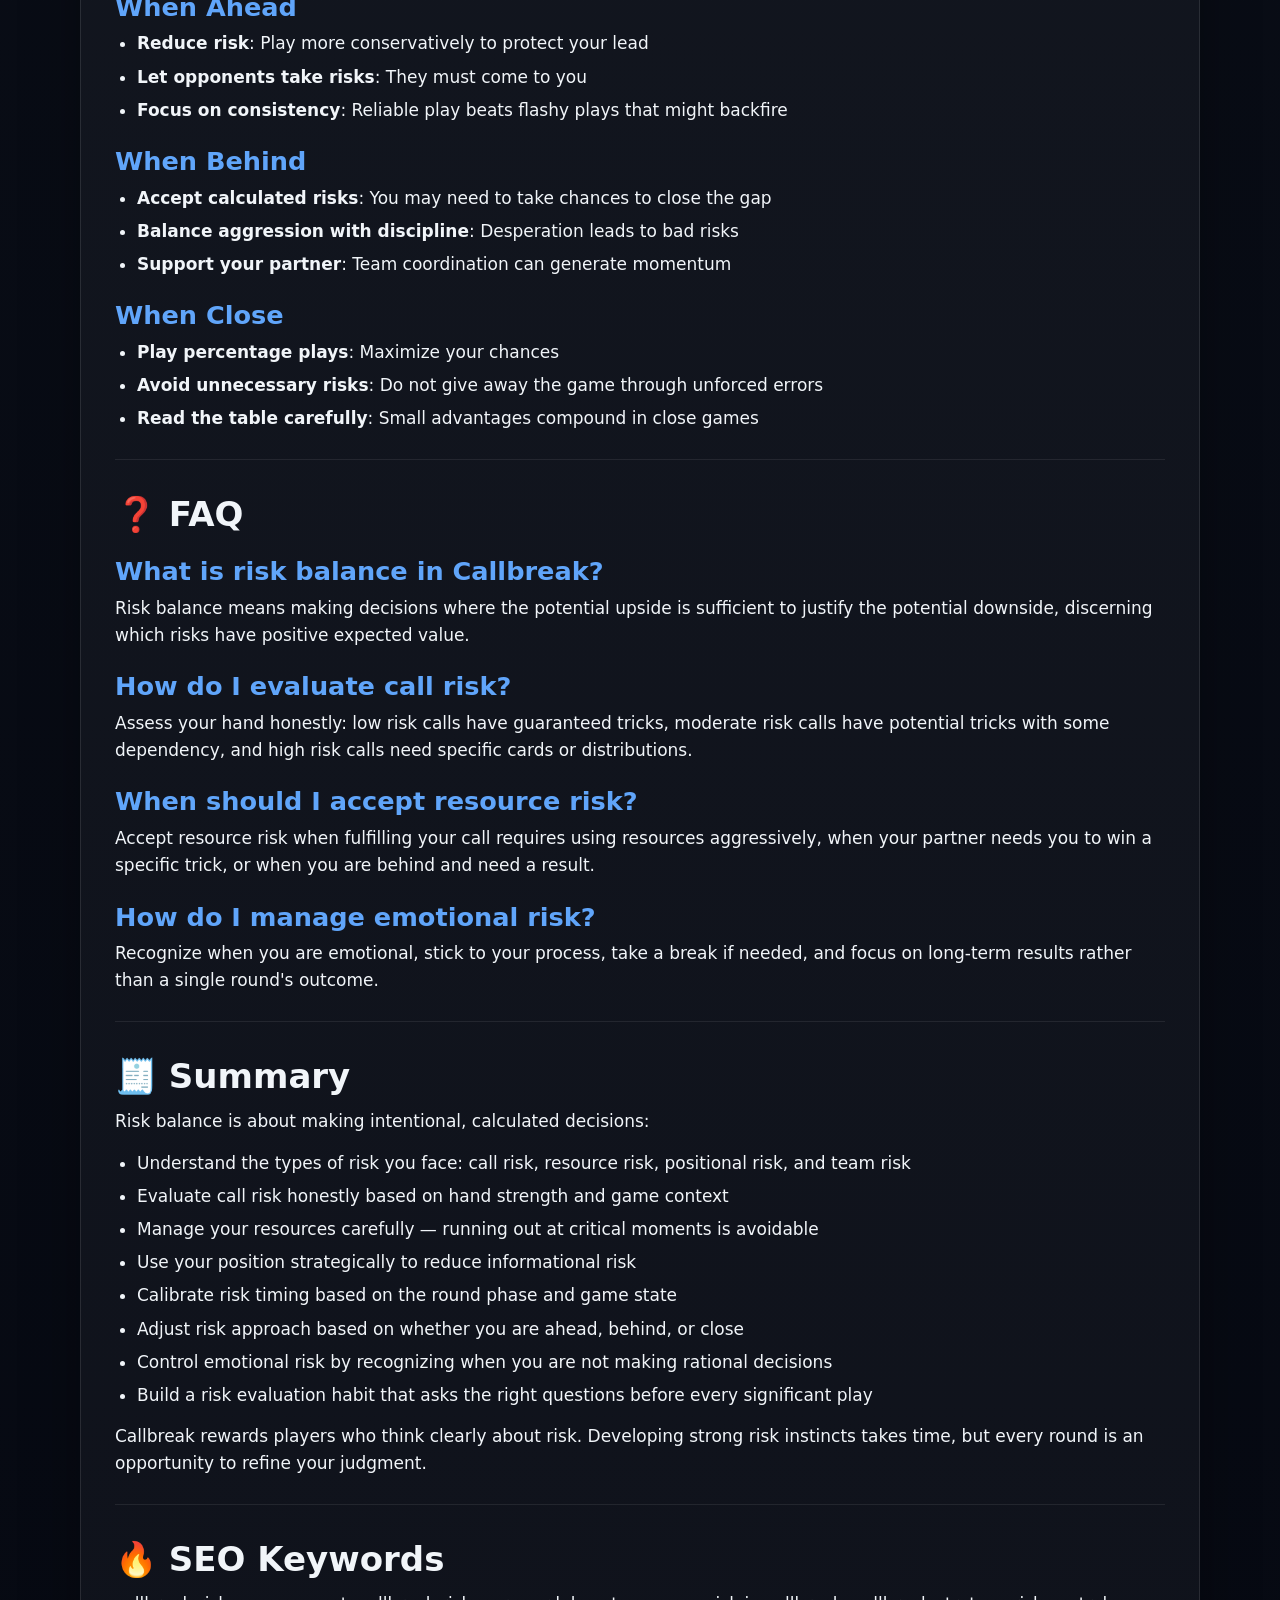
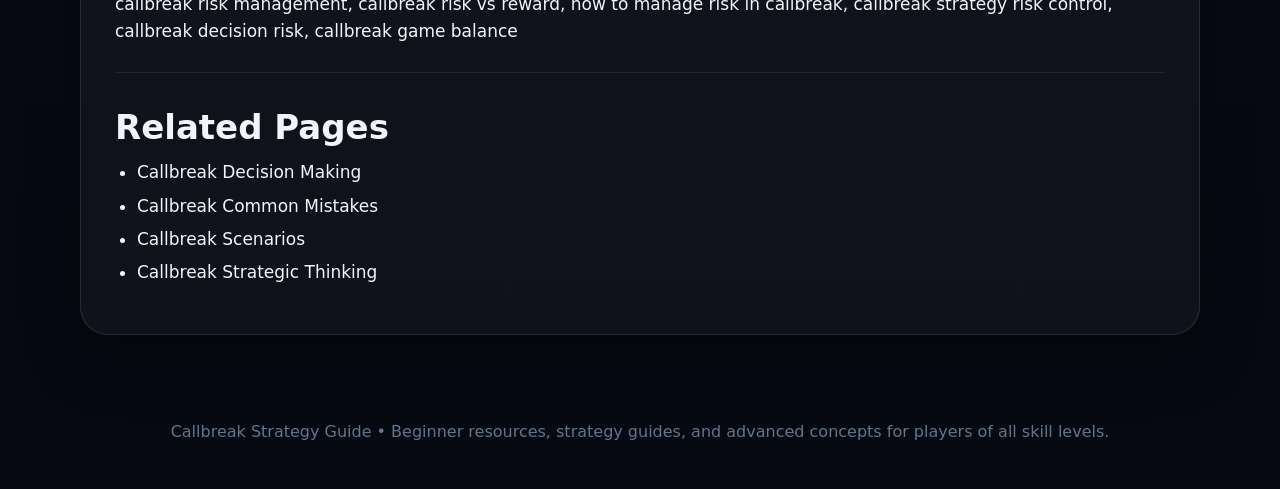
<file: risk-balance.html>
<!DOCTYPE html>
<html lang="en">
<head>
  <meta charset="UTF-8" />
  <meta name="viewport" content="width=device-width, initial-scale=1.0" />
  <title>Callbreak Risk Balance | When to Play It Safe and When to Take Chances</title>
  <meta name="description" content="Learn Callbreak risk balance strategies - evaluate trade-offs, manage resources, control emotional decisions, and make calculated risks for better game outcomes." />
  <meta name="keywords" content="Callbreak risk management, Callbreak risk vs reward, how to manage risk in Callbreak, Callbreak strategy risk control, Callbreak decision risk" />
  <link rel="stylesheet" href="./assets/css/index.css" />
</head>
<body>
  <header class="topbar">
    <div class="container">
      <div class="brand">Callbreak Strategy Guide</div>
      <nav class="nav-links">
        <a href="./index.html">Home</a>
        <a href="#article">Risk Balance</a>
        <a href="#faq">FAQ</a>
      </nav>
    </div>
  </header>

  <section class="hero">
    <div class="container">
      <div class="hero-card">
        <span class="eyebrow">Strategy Guide • Risk Management • Decision Making</span>
        <h1>Callbreak Risk Balance: When to Play It Safe and When to Take Chances</h1>
        <p>Evaluate trade-offs, manage resources effectively, control emotional decisions, and make calculated risks that justify the potential reward.</p>
        <a class="back-link" href="./index.html">← Back to homepage</a>
      </div>
    </div>
  </section>

  <main class="content">
    <div class="container">
      <article class="article" id="article">
        <h2>🪶 Introduction</h2>
        <p>Every decision in Callbreak involves some degree of risk. Calling a specific number of tricks carries risk. Playing a trump card carries risk. Leading a suit you are not certain about carries risk. The question is never whether to take risk — it is always a matter of which risks are worth taking and which ones should be avoided.</p>

        <hr />

        <h2>🖼️ Callbreak Risk Balance Overview</h2>
        <figure class="article-image">
          <img src="./assets/images/risk-balance.jpg" alt="Callbreak risk balance and reward evaluation - player weighing risk vs reward decisions, safe plays vs calculated chances, trump card risk management, expected value analysis, strategic decision making guide, educational card game illustration, 1200x675" loading="lazy" />
        </figure>

        <hr />

        <h2>🎯 What Is Risk Balance?</h2>
        <p>Risk balance means making decisions where the potential upside is sufficient to justify the potential downside. It is not about avoiding all risk — that is impossible in Callbreak and would lead to overly conservative play that misses opportunities. Instead, it is about discerning which risks have positive expected value and which do not.</p>

        <h3>Risk vs. Reward Thinking</h3>
        <p>Before any significant play, ask:</p>
        <ul>
          <li>What do I gain if this works?</li>
          <li>What do I lose if this fails?</li>
          <li>How likely is each outcome?</li>
          <li>Is the ratio of gain to loss favorable?</li>
        </ul>

        <hr />

        <h2>⚠️ Types of Risk in Callbreak</h2>
        <p>Understanding the types of risk you face helps you evaluate and manage them individually.</p>

        <h3>Call Risk</h3>
        <p>When you call a specific number of tricks, you are risking the difference between your call and your actual result. The higher your call, the more risk you take on.</p>

        <h3>Resource Risk</h3>
        <p>Playing high cards or trump cards consumes resources that might be needed later. Resource risk is the risk of running out of key cards at critical moments.</p>

        <h3>Positional Risk</h3>
        <p>Your position in the turn order affects your information and options. Acting early carries positional risk because you have less information.</p>

        <h3>Team Risk</h3>
        <p>Your decisions affect your partner. Call risk and play risk that you take on also expose your partner to potential negative outcomes.</p>

        <hr />

        <h2>📊 Evaluating Call Risk</h2>
        <p>Your call is one of the most significant risk decisions in Callbreak. Getting calls right consistently is fundamental to scoring well.</p>

        <h3>Hand-Based Risk Assessment</h3>
        <ul>
          <li><strong>Low risk call</strong>: You have tricks you can reasonably expect to win regardless of card distribution</li>
          <li><strong>Moderate risk call</strong>: You have more potential than guaranteed tricks, with some dependency on favorable distributions</li>
          <li><strong>High risk call</strong>: You need specific cards or distributions to fulfill your call, with limited backup options</li>
        </ul>

        <h3>Context-Based Risk Adjustment</h3>
        <ul>
          <li>If you are far ahead in score, lower calls reduce risk of losing ground</li>
          <li>If you are far behind, higher calls may be necessary to catch up</li>
          <li>If your partner has called high, supporting their strategy reduces overall team risk</li>
          <li>If opponents are close to winning, you may need to take more risk</li>
        </ul>

        <hr />

        <h2>💰 Resource Risk Management</h2>
        <p>Your trump cards, high cards, and suit length are resources. How you use them determines whether you have what you need when it matters.</p>

        <h3>When Resource Risk Is High</h3>
        <ul>
          <li>You have few trump cards (2 or fewer)</li>
          <li>Your high cards are concentrated in a single suit</li>
          <li>You have already played many high cards early in the round</li>
          <li>The round is long and you are uncertain about future play</li>
        </ul>

        <h3>Managing Resource Risk</h3>
        <ul>
          <li>Do not use high cards on low-value tricks early in the round</li>
          <li>Preserve at least one trump for critical moments unless you have a surplus</li>
          <li>Track what has been played to estimate your remaining resource adequacy</li>
          <li>Avoid committing all resources to a single strategy</li>
        </ul>

        <hr />

        <h2>📍 Positional Risk and When to Take It</h2>
        <p>Your position in the turn order changes the risk profile of your decisions.</p>

        <h3>Early Position Risk</h3>
        <p>When you act early, you have less information about what others hold. This increases the risk that your play will be suboptimal.</p>
        <p><strong>When to accept early position risk:</strong></p>
        <ul>
          <li>You have a clear, strong lead that does not depend on others' holdings</li>
          <li>Your partner's earlier play suggests they can support your lead</li>
          <li>The risk of not leading is higher than the risk of leading without full information</li>
        </ul>

        <h3>Late Position Advantage</h3>
        <p>When you act late, you benefit from seeing what others have done. This reduces many types of risk but does not eliminate it.</p>

        <hr />

        <h2>⏱️ Risk-Based Decision Timing</h2>
        <p>When you take risks matters as much as whether you take them. Risk timing affects outcomes significantly.</p>

        <h3>Early Round Risk</h3>
        <p>Early rounds offer more flexibility because many tricks remain. Taking moderate risks early can establish favorable positions.</p>

        <h3>Mid Round Risk</h3>
        <p>Mid round is when most strategic decisions are made. Risk management here is about balancing aggression with protection.</p>

        <h3>Late Round Risk</h3>
        <p>Late rounds have less room for recovery. Risks taken here have immediate, high-impact consequences.</p>

        <hr />

        <h2>📈 Risk Based on Game State</h2>
        <p>The game score changes risk calculus. Being ahead, behind, or close changes which risks are worth taking.</p>

        <h3>When Ahead</h3>
        <ul>
          <li><strong>Reduce risk</strong>: Play more conservatively to protect your lead</li>
          <li><strong>Let opponents take risks</strong>: They must come to you</li>
          <li><strong>Focus on consistency</strong>: Reliable play beats flashy plays that might backfire</li>
        </ul>

        <h3>When Behind</h3>
        <ul>
          <li><strong>Accept calculated risks</strong>: You may need to take chances to close the gap</li>
          <li><strong>Balance aggression with discipline</strong>: Desperation leads to bad risks</li>
          <li><strong>Support your partner</strong>: Team coordination can generate momentum</li>
        </ul>

        <h3>When Close</h3>
        <ul>
          <li><strong>Play percentage plays</strong>: Maximize your chances</li>
          <li><strong>Avoid unnecessary risks</strong>: Do not give away the game through unforced errors</li>
          <li><strong>Read the table carefully</strong>: Small advantages compound in close games</li>
        </ul>

        <hr />

        <h2 id="faq">❓ FAQ</h2>

        <h3>What is risk balance in Callbreak?</h3>
        <p>Risk balance means making decisions where the potential upside is sufficient to justify the potential downside, discerning which risks have positive expected value.</p>

        <h3>How do I evaluate call risk?</h3>
        <p>Assess your hand honestly: low risk calls have guaranteed tricks, moderate risk calls have potential tricks with some dependency, and high risk calls need specific cards or distributions.</p>

        <h3>When should I accept resource risk?</h3>
        <p>Accept resource risk when fulfilling your call requires using resources aggressively, when your partner needs you to win a specific trick, or when you are behind and need a result.</p>

        <h3>How do I manage emotional risk?</h3>
        <p>Recognize when you are emotional, stick to your process, take a break if needed, and focus on long-term results rather than a single round's outcome.</p>

        <hr />

        <h2>🧾 Summary</h2>
        <p>Risk balance is about making intentional, calculated decisions:</p>
        <ul>
          <li>Understand the types of risk you face: call risk, resource risk, positional risk, and team risk</li>
          <li>Evaluate call risk honestly based on hand strength and game context</li>
          <li>Manage your resources carefully — running out at critical moments is avoidable</li>
          <li>Use your position strategically to reduce informational risk</li>
          <li>Calibrate risk timing based on the round phase and game state</li>
          <li>Adjust risk approach based on whether you are ahead, behind, or close</li>
          <li>Control emotional risk by recognizing when you are not making rational decisions</li>
          <li>Build a risk evaluation habit that asks the right questions before every significant play</li>
        </ul>
        <p>Callbreak rewards players who think clearly about risk. Developing strong risk instincts takes time, but every round is an opportunity to refine your judgment.</p>

        <hr />

        <h2>🔥 SEO Keywords</h2>
        <p>callbreak risk management, callbreak risk vs reward, how to manage risk in callbreak, callbreak strategy risk control, callbreak decision risk, callbreak game balance</p>

        <hr />

        <h2>Related Pages</h2>
        <ul>
          <li><a href="./decision-making.html">Callbreak Decision Making</a></li>
          <li><a href="./common-mistakes.html">Callbreak Common Mistakes</a></li>
          <li><a href="./scenarios.html">Callbreak Scenarios</a></li>
          <li><a href="./strategic-thinking.html">Callbreak Strategic Thinking</a></li>
        </ul>
      </article>
    </div>
  </main>

  <footer class="footer">
    <div class="container">
      Callbreak Strategy Guide • Beginner resources, strategy guides, and advanced concepts for players of all skill levels.
    </div>
  </footer>

  <script src="./assets/js/index.js" defer></script>
</body>
</html>
</file>
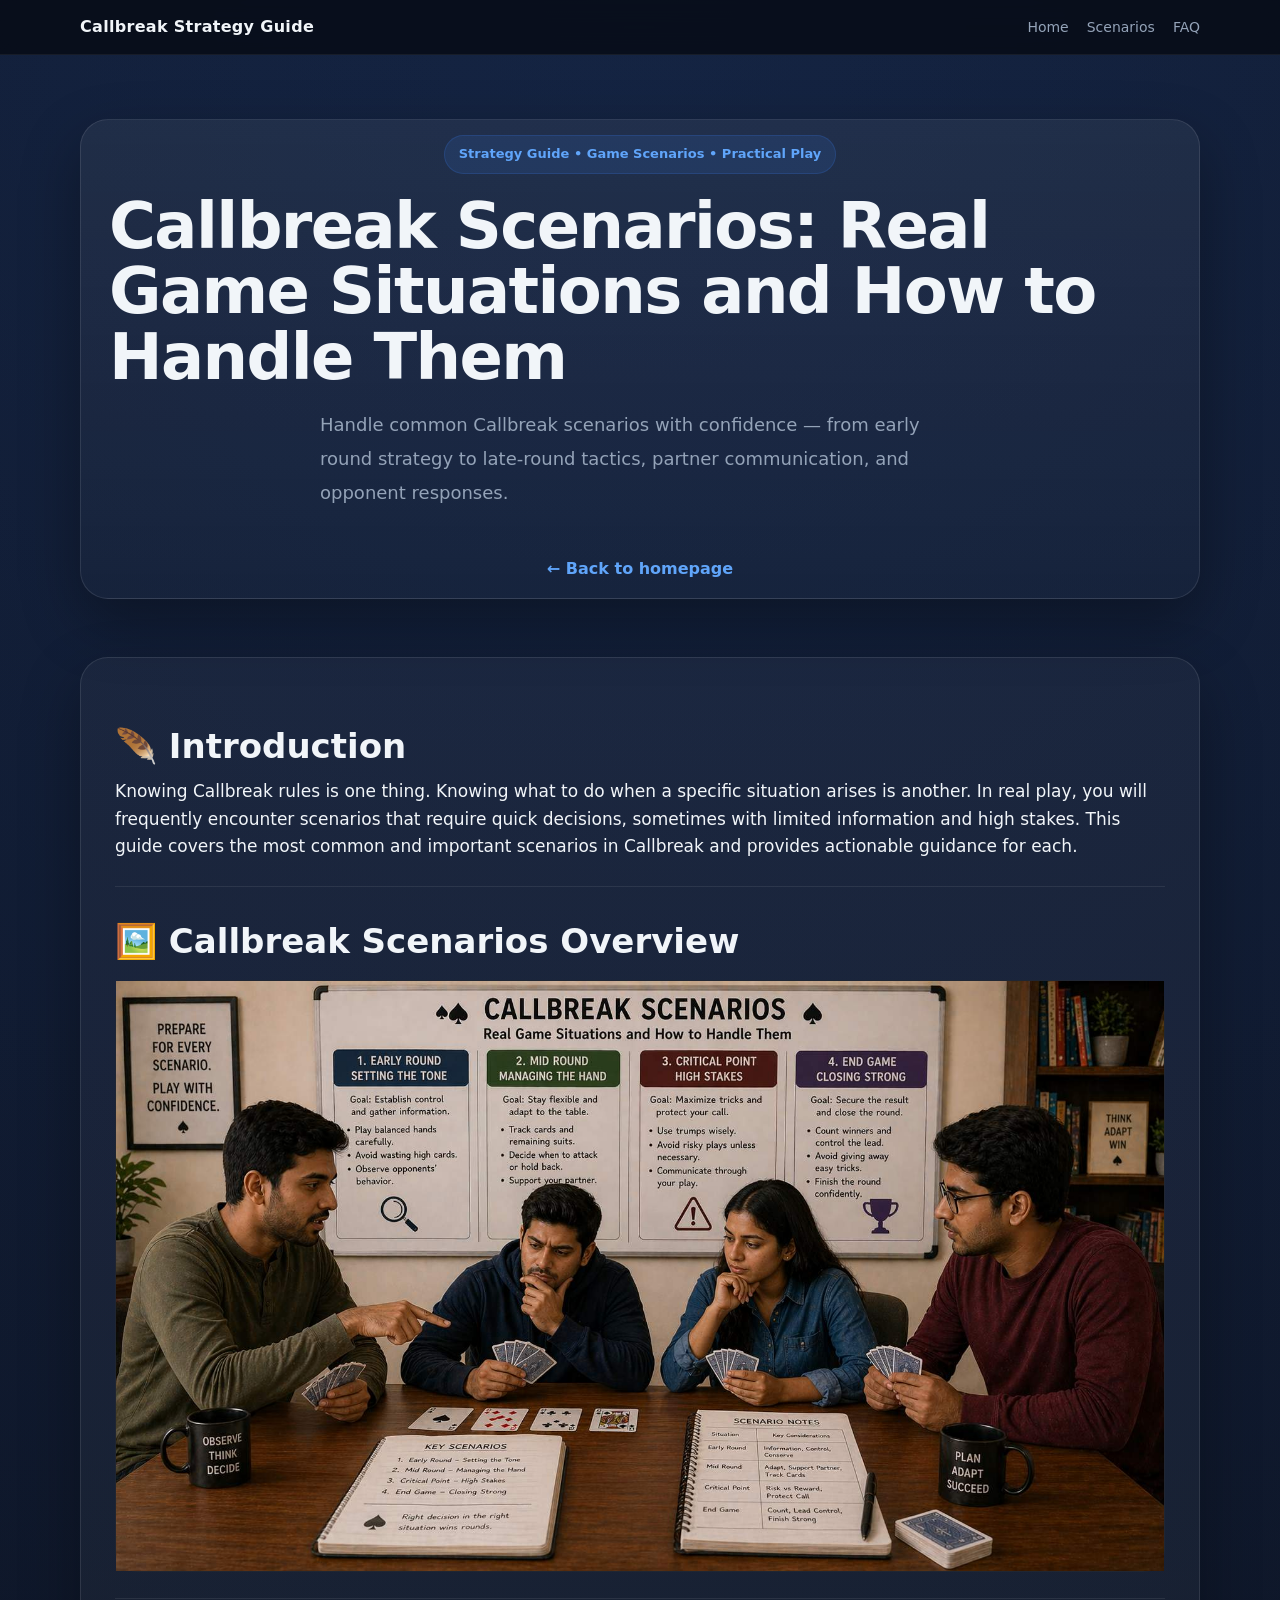
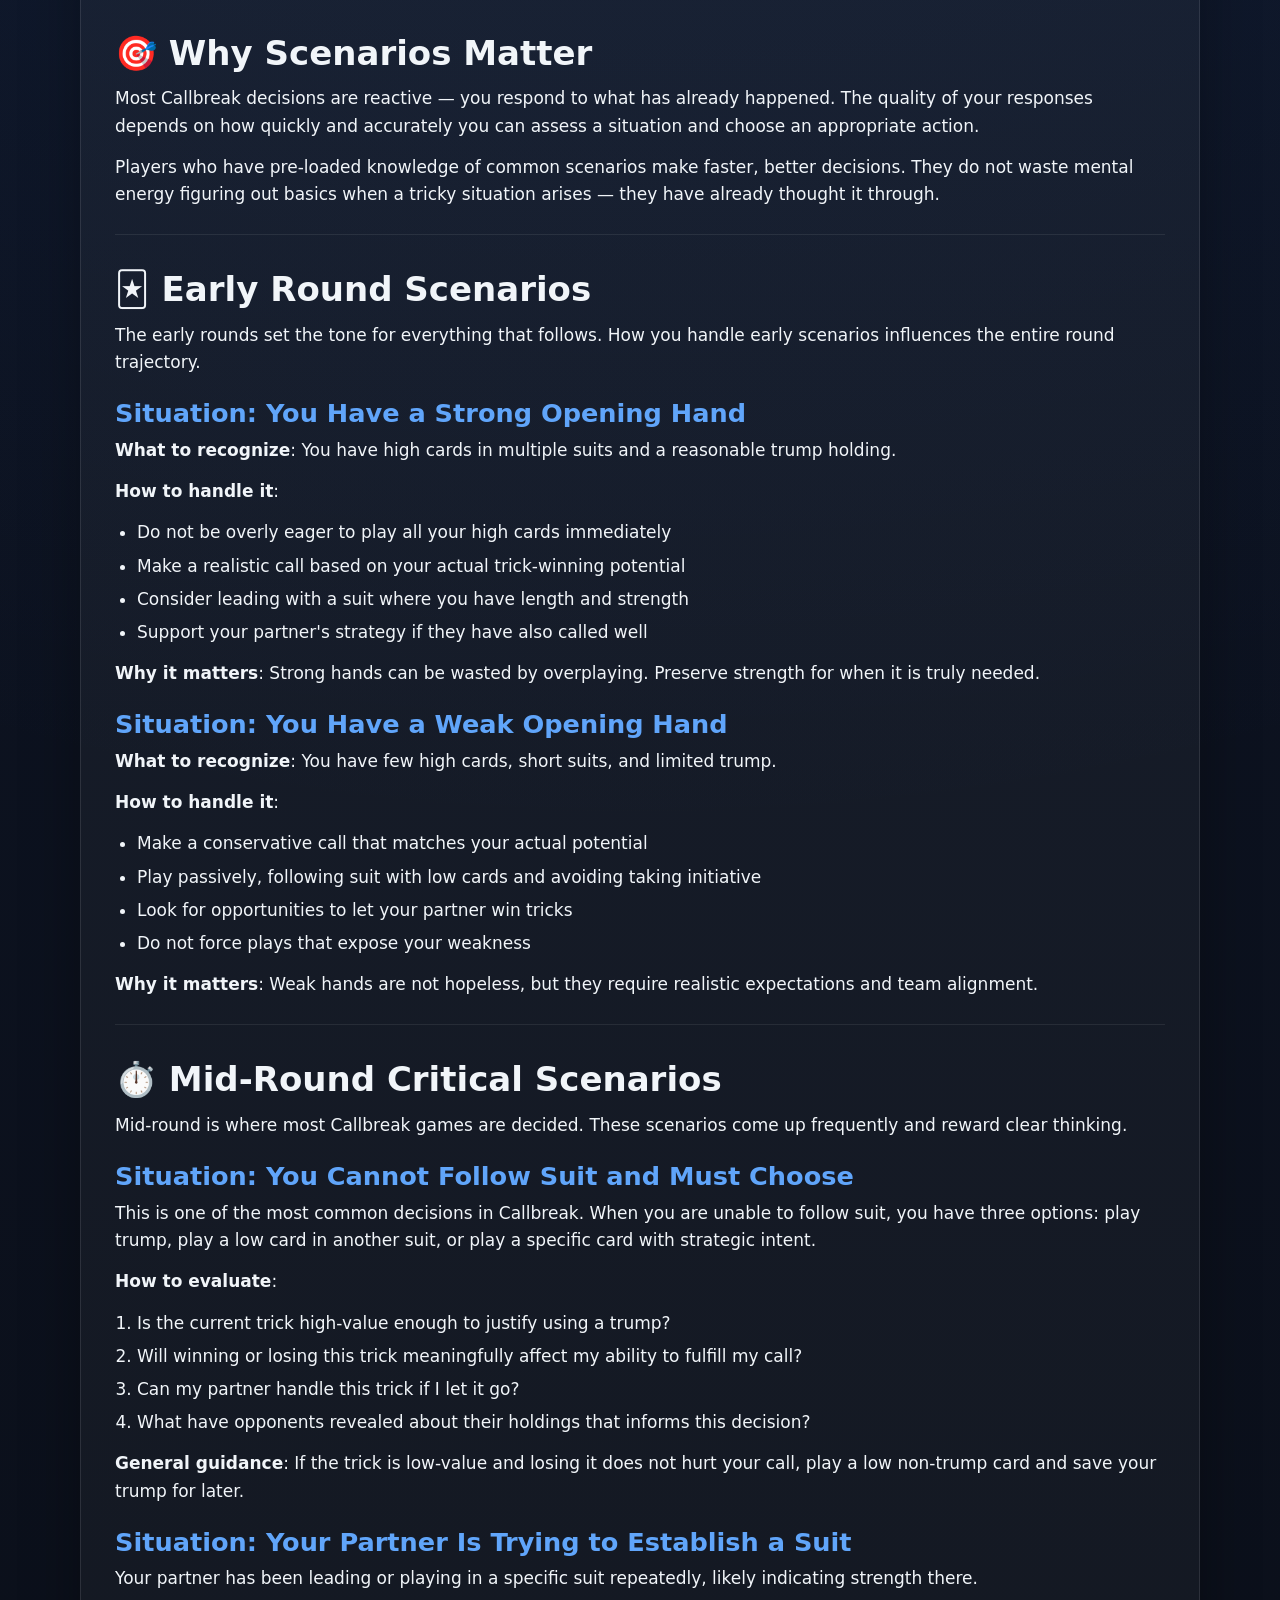
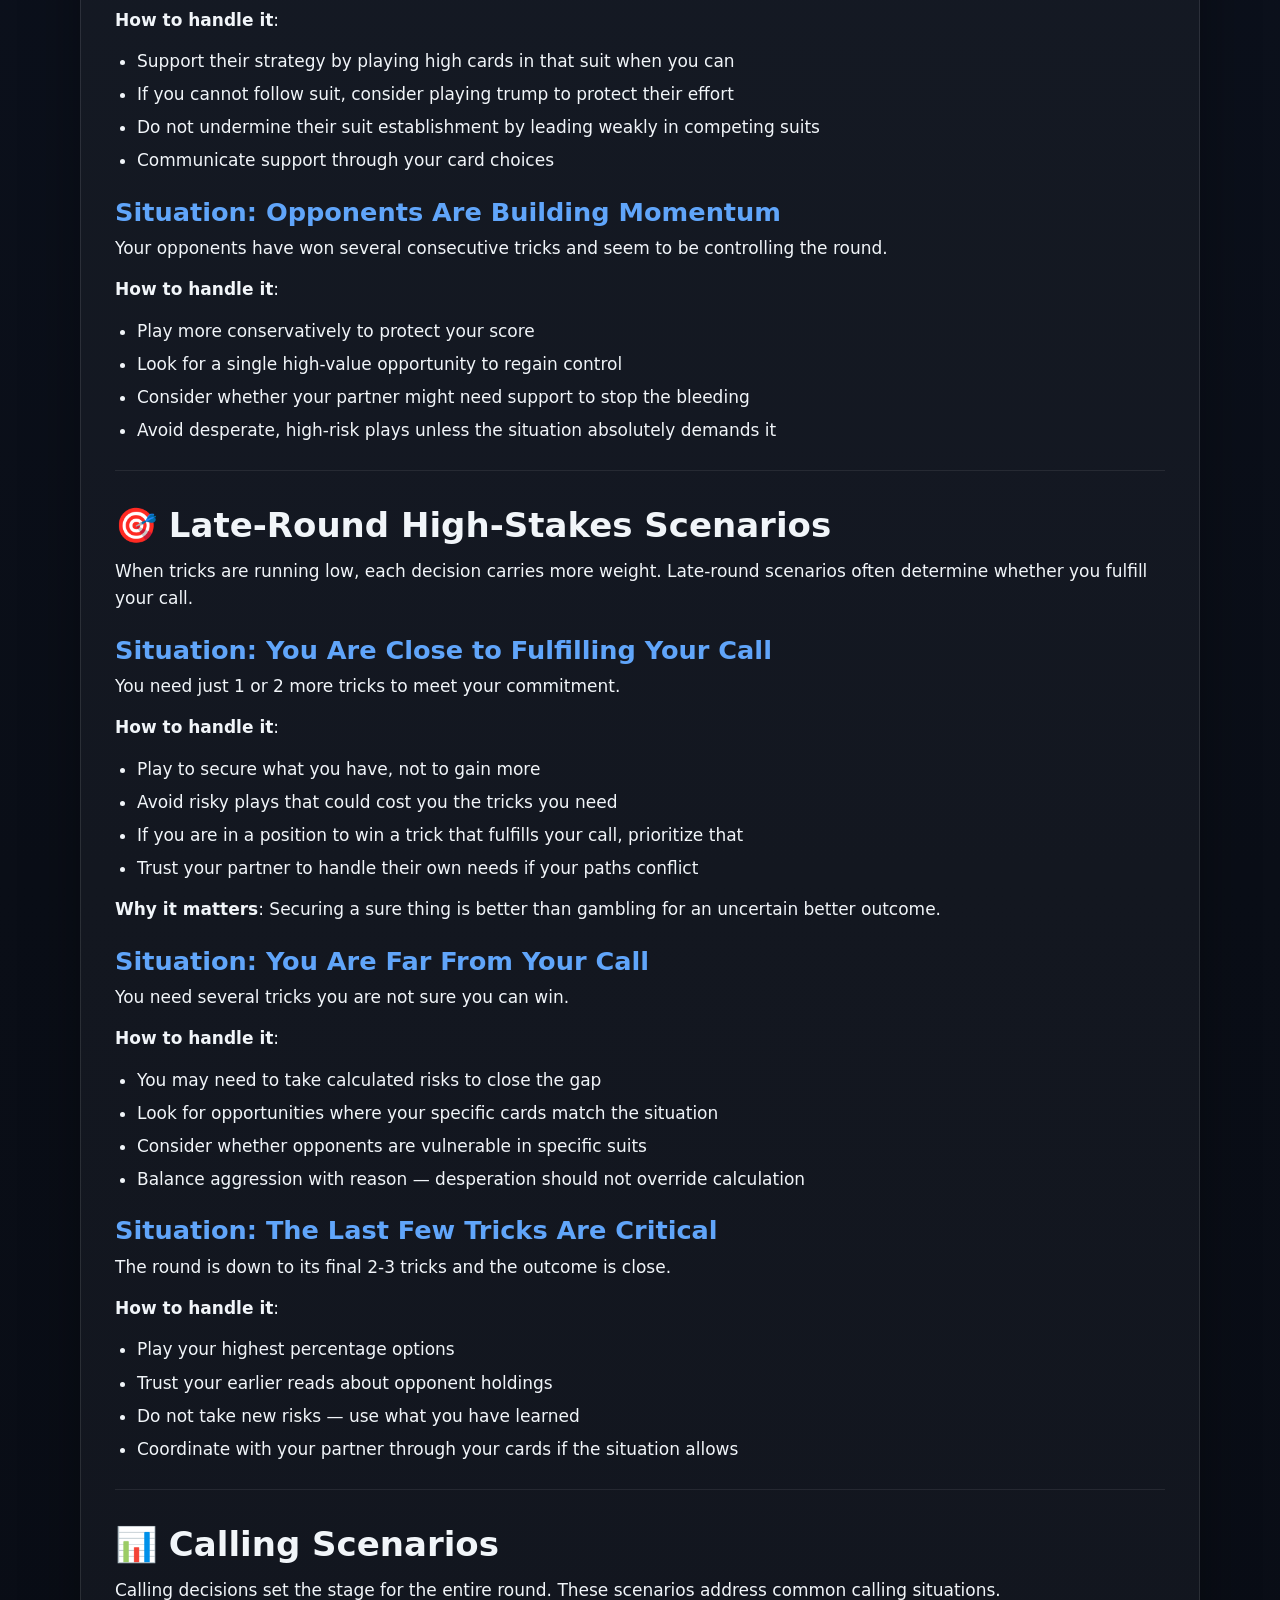
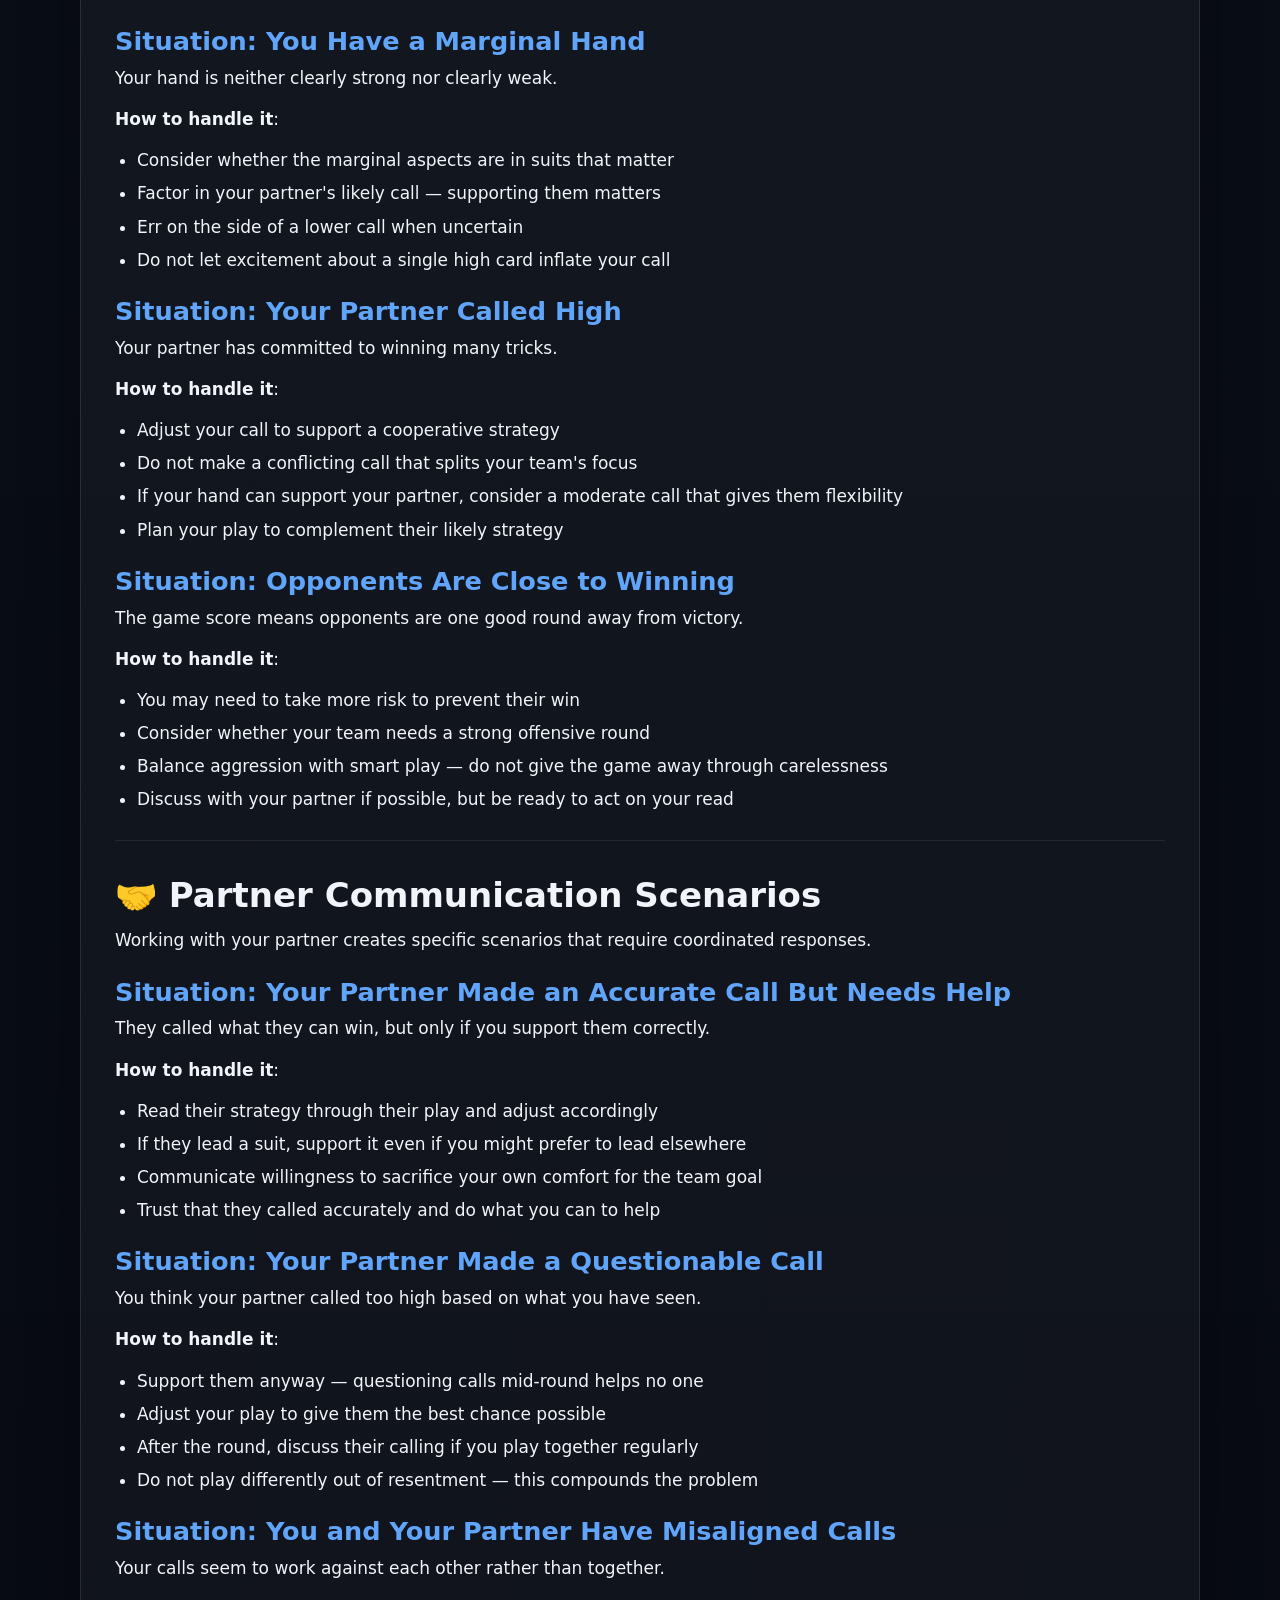
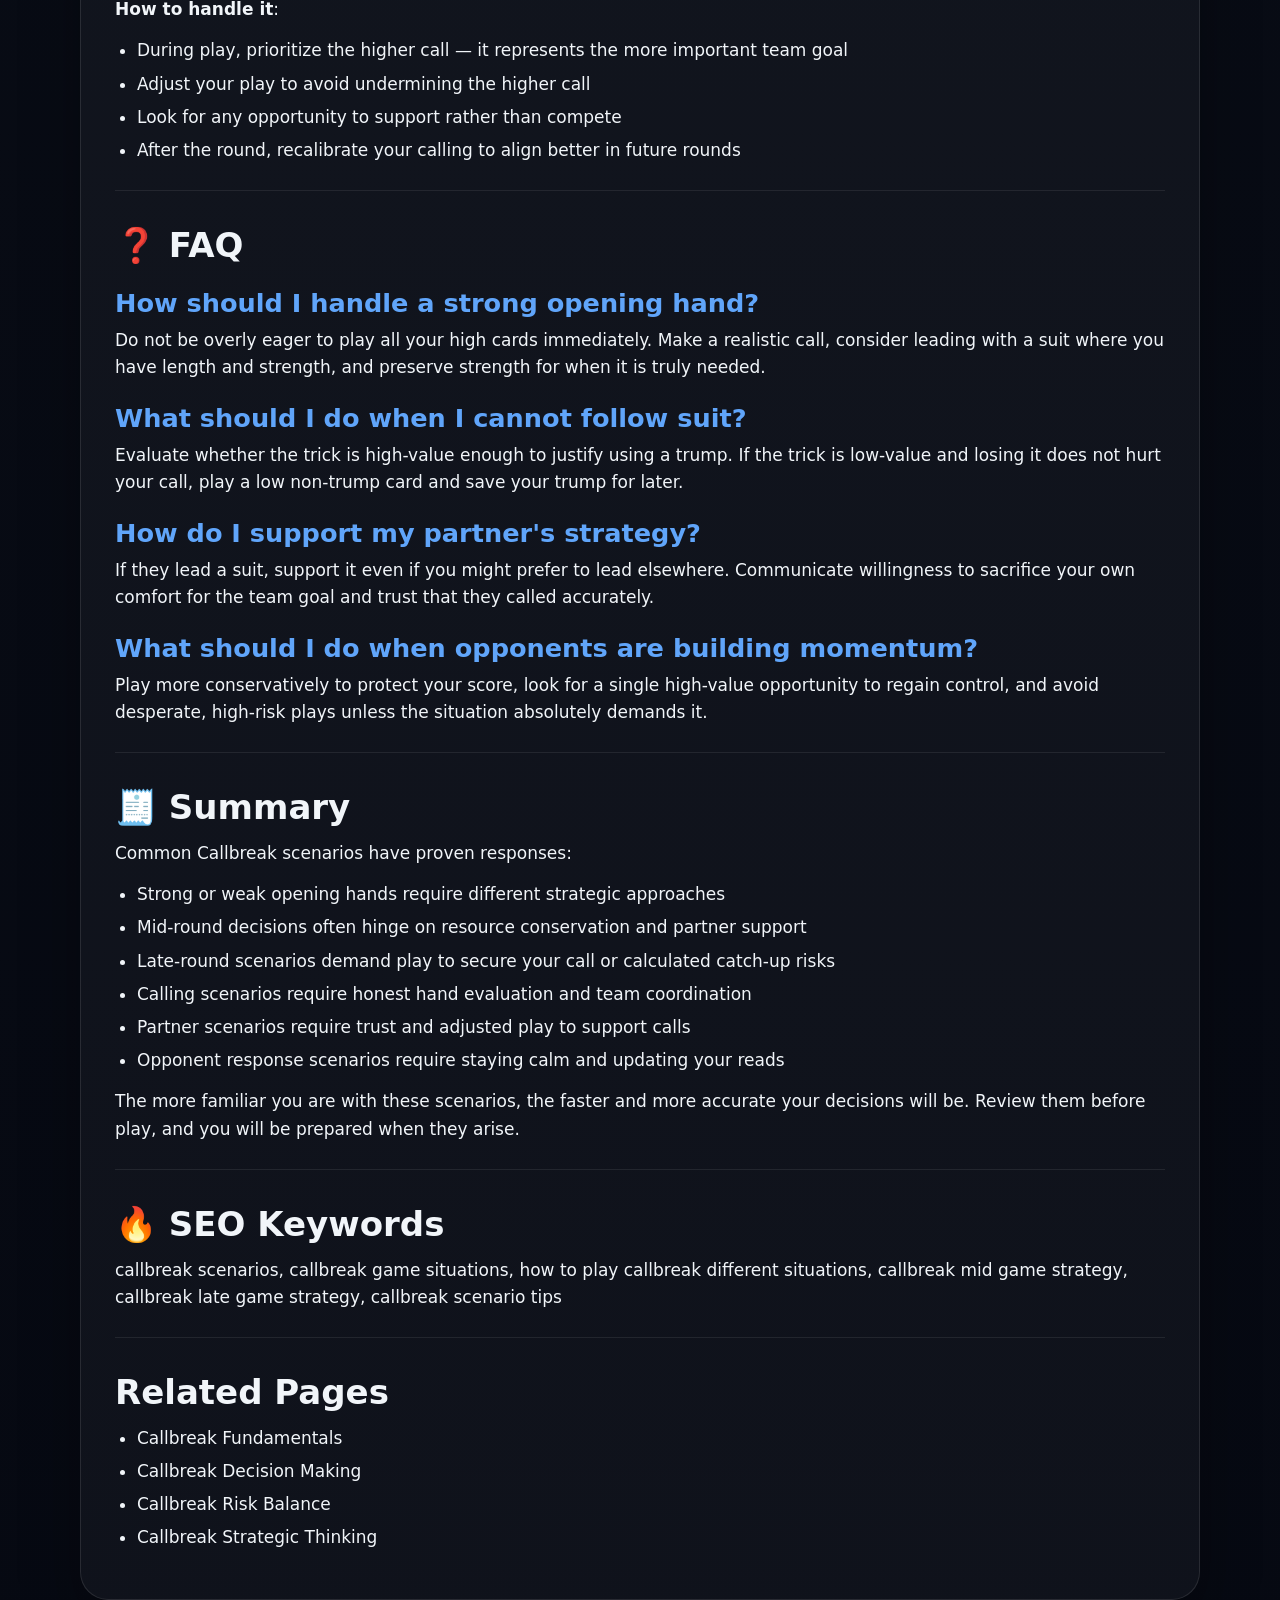
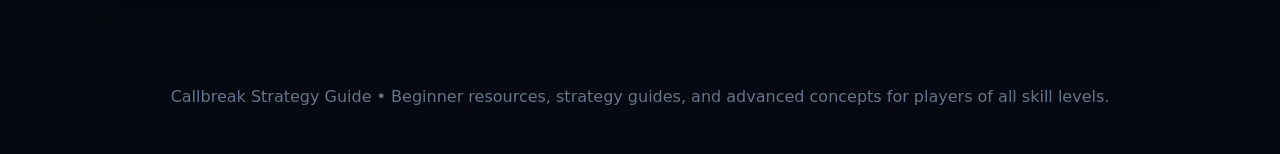
<file: scenarios.html>
<!DOCTYPE html>
<html lang="en">
<head>
  <meta charset="UTF-8" />
  <meta name="viewport" content="width=device-width, initial-scale=1.0" />
  <title>Callbreak Scenarios | Real Game Situations and How to Handle Them</title>
  <meta name="description" content="Learn how to handle common Callbreak scenarios including early round strategy, mid-round decisions, late-round tactics, and partner communication situations." />
  <meta name="keywords" content="Callbreak scenarios, Callbreak game situations, how to play Callbreak different situations, Callbreak mid game strategy, Callbreak late game strategy" />
  <link rel="stylesheet" href="./assets/css/index.css" />
</head>
<body>
  <header class="topbar">
    <div class="container">
      <div class="brand">Callbreak Strategy Guide</div>
      <nav class="nav-links">
        <a href="./index.html">Home</a>
        <a href="#article">Scenarios</a>
        <a href="#faq">FAQ</a>
      </nav>
    </div>
  </header>

  <section class="hero">
    <div class="container">
      <div class="hero-card">
        <span class="eyebrow">Strategy Guide • Game Scenarios • Practical Play</span>
        <h1>Callbreak Scenarios: Real Game Situations and How to Handle Them</h1>
        <p>Handle common Callbreak scenarios with confidence — from early round strategy to late-round tactics, partner communication, and opponent responses.</p>
        <a class="back-link" href="./index.html">← Back to homepage</a>
      </div>
    </div>
  </section>

  <main class="content">
    <div class="container">
      <article class="article" id="article">
        <h2>🪶 Introduction</h2>
        <p>Knowing Callbreak rules is one thing. Knowing what to do when a specific situation arises is another. In real play, you will frequently encounter scenarios that require quick decisions, sometimes with limited information and high stakes. This guide covers the most common and important scenarios in Callbreak and provides actionable guidance for each.</p>

        <hr />

        <h2>🖼️ Callbreak Scenarios Overview</h2>
        <figure class="article-image">
          <img src="./assets/images/scenarios.jpg" alt="Callbreak game scenarios and real situations - four players at card table handling common game scenarios, early round strategy, late round tactics, trick winning decisions, practical gameplay examples, educational card game guide illustration, 1200x675" loading="lazy" />
        </figure>

        <hr />

        <h2>🎯 Why Scenarios Matter</h2>
        <p>Most Callbreak decisions are reactive — you respond to what has already happened. The quality of your responses depends on how quickly and accurately you can assess a situation and choose an appropriate action.</p>
        <p>Players who have pre-loaded knowledge of common scenarios make faster, better decisions. They do not waste mental energy figuring out basics when a tricky situation arises — they have already thought it through.</p>

        <hr />

        <h2>🃏 Early Round Scenarios</h2>
        <p>The early rounds set the tone for everything that follows. How you handle early scenarios influences the entire round trajectory.</p>

        <h3>Situation: You Have a Strong Opening Hand</h3>
        <p><strong>What to recognize</strong>: You have high cards in multiple suits and a reasonable trump holding.</p>
        <p><strong>How to handle it</strong>:</p>
        <ul>
          <li>Do not be overly eager to play all your high cards immediately</li>
          <li>Make a realistic call based on your actual trick-winning potential</li>
          <li>Consider leading with a suit where you have length and strength</li>
          <li>Support your partner's strategy if they have also called well</li>
        </ul>
        <p><strong>Why it matters</strong>: Strong hands can be wasted by overplaying. Preserve strength for when it is truly needed.</p>

        <h3>Situation: You Have a Weak Opening Hand</h3>
        <p><strong>What to recognize</strong>: You have few high cards, short suits, and limited trump.</p>
        <p><strong>How to handle it</strong>:</p>
        <ul>
          <li>Make a conservative call that matches your actual potential</li>
          <li>Play passively, following suit with low cards and avoiding taking initiative</li>
          <li>Look for opportunities to let your partner win tricks</li>
          <li>Do not force plays that expose your weakness</li>
        </ul>
        <p><strong>Why it matters</strong>: Weak hands are not hopeless, but they require realistic expectations and team alignment.</p>

        <hr />

        <h2>⏱️ Mid-Round Critical Scenarios</h2>
        <p>Mid-round is where most Callbreak games are decided. These scenarios come up frequently and reward clear thinking.</p>

        <h3>Situation: You Cannot Follow Suit and Must Choose</h3>
        <p>This is one of the most common decisions in Callbreak. When you are unable to follow suit, you have three options: play trump, play a low card in another suit, or play a specific card with strategic intent.</p>
        <p><strong>How to evaluate</strong>:</p>
        <ol>
          <li>Is the current trick high-value enough to justify using a trump?</li>
          <li>Will winning or losing this trick meaningfully affect my ability to fulfill my call?</li>
          <li>Can my partner handle this trick if I let it go?</li>
          <li>What have opponents revealed about their holdings that informs this decision?</li>
        </ol>
        <p><strong>General guidance</strong>: If the trick is low-value and losing it does not hurt your call, play a low non-trump card and save your trump for later.</p>

        <h3>Situation: Your Partner Is Trying to Establish a Suit</h3>
        <p>Your partner has been leading or playing in a specific suit repeatedly, likely indicating strength there.</p>
        <p><strong>How to handle it</strong>:</p>
        <ul>
          <li>Support their strategy by playing high cards in that suit when you can</li>
          <li>If you cannot follow suit, consider playing trump to protect their effort</li>
          <li>Do not undermine their suit establishment by leading weakly in competing suits</li>
          <li>Communicate support through your card choices</li>
        </ul>

        <h3>Situation: Opponents Are Building Momentum</h3>
        <p>Your opponents have won several consecutive tricks and seem to be controlling the round.</p>
        <p><strong>How to handle it</strong>:</p>
        <ul>
          <li>Play more conservatively to protect your score</li>
          <li>Look for a single high-value opportunity to regain control</li>
          <li>Consider whether your partner might need support to stop the bleeding</li>
          <li>Avoid desperate, high-risk plays unless the situation absolutely demands it</li>
        </ul>

        <hr />

        <h2>🎯 Late-Round High-Stakes Scenarios</h2>
        <p>When tricks are running low, each decision carries more weight. Late-round scenarios often determine whether you fulfill your call.</p>

        <h3>Situation: You Are Close to Fulfilling Your Call</h3>
        <p>You need just 1 or 2 more tricks to meet your commitment.</p>
        <p><strong>How to handle it</strong>:</p>
        <ul>
          <li>Play to secure what you have, not to gain more</li>
          <li>Avoid risky plays that could cost you the tricks you need</li>
          <li>If you are in a position to win a trick that fulfills your call, prioritize that</li>
          <li>Trust your partner to handle their own needs if your paths conflict</li>
        </ul>
        <p><strong>Why it matters</strong>: Securing a sure thing is better than gambling for an uncertain better outcome.</p>

        <h3>Situation: You Are Far From Your Call</h3>
        <p>You need several tricks you are not sure you can win.</p>
        <p><strong>How to handle it</strong>:</p>
        <ul>
          <li>You may need to take calculated risks to close the gap</li>
          <li>Look for opportunities where your specific cards match the situation</li>
          <li>Consider whether opponents are vulnerable in specific suits</li>
          <li>Balance aggression with reason — desperation should not override calculation</li>
        </ul>

        <h3>Situation: The Last Few Tricks Are Critical</h3>
        <p>The round is down to its final 2-3 tricks and the outcome is close.</p>
        <p><strong>How to handle it</strong>:</p>
        <ul>
          <li>Play your highest percentage options</li>
          <li>Trust your earlier reads about opponent holdings</li>
          <li>Do not take new risks — use what you have learned</li>
          <li>Coordinate with your partner through your cards if the situation allows</li>
        </ul>

        <hr />

        <h2>📊 Calling Scenarios</h2>
        <p>Calling decisions set the stage for the entire round. These scenarios address common calling situations.</p>

        <h3>Situation: You Have a Marginal Hand</h3>
        <p>Your hand is neither clearly strong nor clearly weak.</p>
        <p><strong>How to handle it</strong>:</p>
        <ul>
          <li>Consider whether the marginal aspects are in suits that matter</li>
          <li>Factor in your partner's likely call — supporting them matters</li>
          <li>Err on the side of a lower call when uncertain</li>
          <li>Do not let excitement about a single high card inflate your call</li>
        </ul>

        <h3>Situation: Your Partner Called High</h3>
        <p>Your partner has committed to winning many tricks.</p>
        <p><strong>How to handle it</strong>:</p>
        <ul>
          <li>Adjust your call to support a cooperative strategy</li>
          <li>Do not make a conflicting call that splits your team's focus</li>
          <li>If your hand can support your partner, consider a moderate call that gives them flexibility</li>
          <li>Plan your play to complement their likely strategy</li>
        </ul>

        <h3>Situation: Opponents Are Close to Winning</h3>
        <p>The game score means opponents are one good round away from victory.</p>
        <p><strong>How to handle it</strong>:</p>
        <ul>
          <li>You may need to take more risk to prevent their win</li>
          <li>Consider whether your team needs a strong offensive round</li>
          <li>Balance aggression with smart play — do not give the game away through carelessness</li>
          <li>Discuss with your partner if possible, but be ready to act on your read</li>
        </ul>

        <hr />

        <h2>🤝 Partner Communication Scenarios</h2>
        <p>Working with your partner creates specific scenarios that require coordinated responses.</p>

        <h3>Situation: Your Partner Made an Accurate Call But Needs Help</h3>
        <p>They called what they can win, but only if you support them correctly.</p>
        <p><strong>How to handle it</strong>:</p>
        <ul>
          <li>Read their strategy through their play and adjust accordingly</li>
          <li>If they lead a suit, support it even if you might prefer to lead elsewhere</li>
          <li>Communicate willingness to sacrifice your own comfort for the team goal</li>
          <li>Trust that they called accurately and do what you can to help</li>
        </ul>

        <h3>Situation: Your Partner Made a Questionable Call</h3>
        <p>You think your partner called too high based on what you have seen.</p>
        <p><strong>How to handle it</strong>:</p>
        <ul>
          <li>Support them anyway — questioning calls mid-round helps no one</li>
          <li>Adjust your play to give them the best chance possible</li>
          <li>After the round, discuss their calling if you play together regularly</li>
          <li>Do not play differently out of resentment — this compounds the problem</li>
        </ul>

        <h3>Situation: You and Your Partner Have Misaligned Calls</h3>
        <p>Your calls seem to work against each other rather than together.</p>
        <p><strong>How to handle it</strong>:</p>
        <ul>
          <li>During play, prioritize the higher call — it represents the more important team goal</li>
          <li>Adjust your play to avoid undermining the higher call</li>
          <li>Look for any opportunity to support rather than compete</li>
          <li>After the round, recalibrate your calling to align better in future rounds</li>
        </ul>

        <hr />

        <h2 id="faq">❓ FAQ</h2>

        <h3>How should I handle a strong opening hand?</h3>
        <p>Do not be overly eager to play all your high cards immediately. Make a realistic call, consider leading with a suit where you have length and strength, and preserve strength for when it is truly needed.</p>

        <h3>What should I do when I cannot follow suit?</h3>
        <p>Evaluate whether the trick is high-value enough to justify using a trump. If the trick is low-value and losing it does not hurt your call, play a low non-trump card and save your trump for later.</p>

        <h3>How do I support my partner's strategy?</h3>
        <p>If they lead a suit, support it even if you might prefer to lead elsewhere. Communicate willingness to sacrifice your own comfort for the team goal and trust that they called accurately.</p>

        <h3>What should I do when opponents are building momentum?</h3>
        <p>Play more conservatively to protect your score, look for a single high-value opportunity to regain control, and avoid desperate, high-risk plays unless the situation absolutely demands it.</p>

        <hr />

        <h2>🧾 Summary</h2>
        <p>Common Callbreak scenarios have proven responses:</p>
        <ul>
          <li>Strong or weak opening hands require different strategic approaches</li>
          <li>Mid-round decisions often hinge on resource conservation and partner support</li>
          <li>Late-round scenarios demand play to secure your call or calculated catch-up risks</li>
          <li>Calling scenarios require honest hand evaluation and team coordination</li>
          <li>Partner scenarios require trust and adjusted play to support calls</li>
          <li>Opponent response scenarios require staying calm and updating your reads</li>
        </ul>
        <p>The more familiar you are with these scenarios, the faster and more accurate your decisions will be. Review them before play, and you will be prepared when they arise.</p>

        <hr />

        <h2>🔥 SEO Keywords</h2>
        <p>callbreak scenarios, callbreak game situations, how to play callbreak different situations, callbreak mid game strategy, callbreak late game strategy, callbreak scenario tips</p>

        <hr />

        <h2>Related Pages</h2>
        <ul>
          <li><a href="./fundamentals.html">Callbreak Fundamentals</a></li>
          <li><a href="./decision-making.html">Callbreak Decision Making</a></li>
          <li><a href="./risk-balance.html">Callbreak Risk Balance</a></li>
          <li><a href="./strategic-thinking.html">Callbreak Strategic Thinking</a></li>
        </ul>
      </article>
    </div>
  </main>

  <footer class="footer">
    <div class="container">
      Callbreak Strategy Guide • Beginner resources, strategy guides, and advanced concepts for players of all skill levels.
    </div>
  </footer>

  <script src="./assets/js/index.js" defer></script>
</body>
</html>
</file>
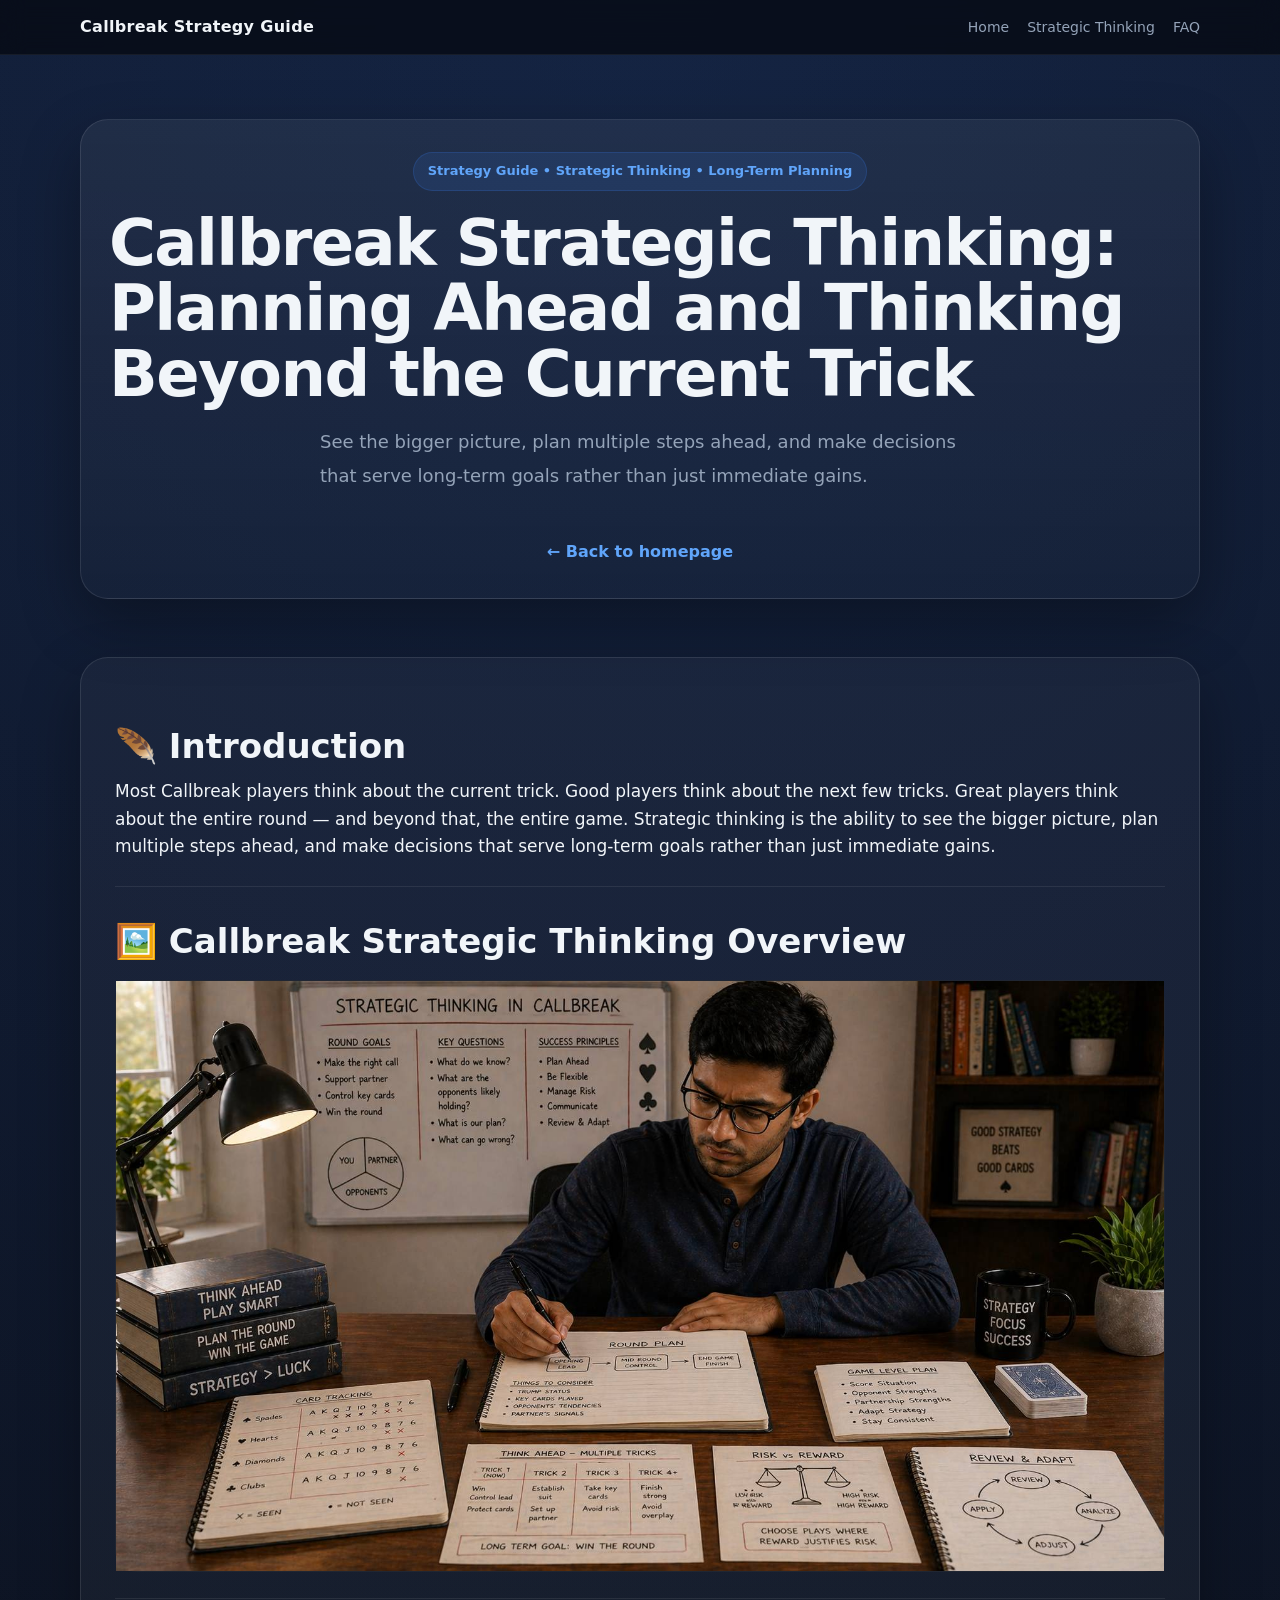
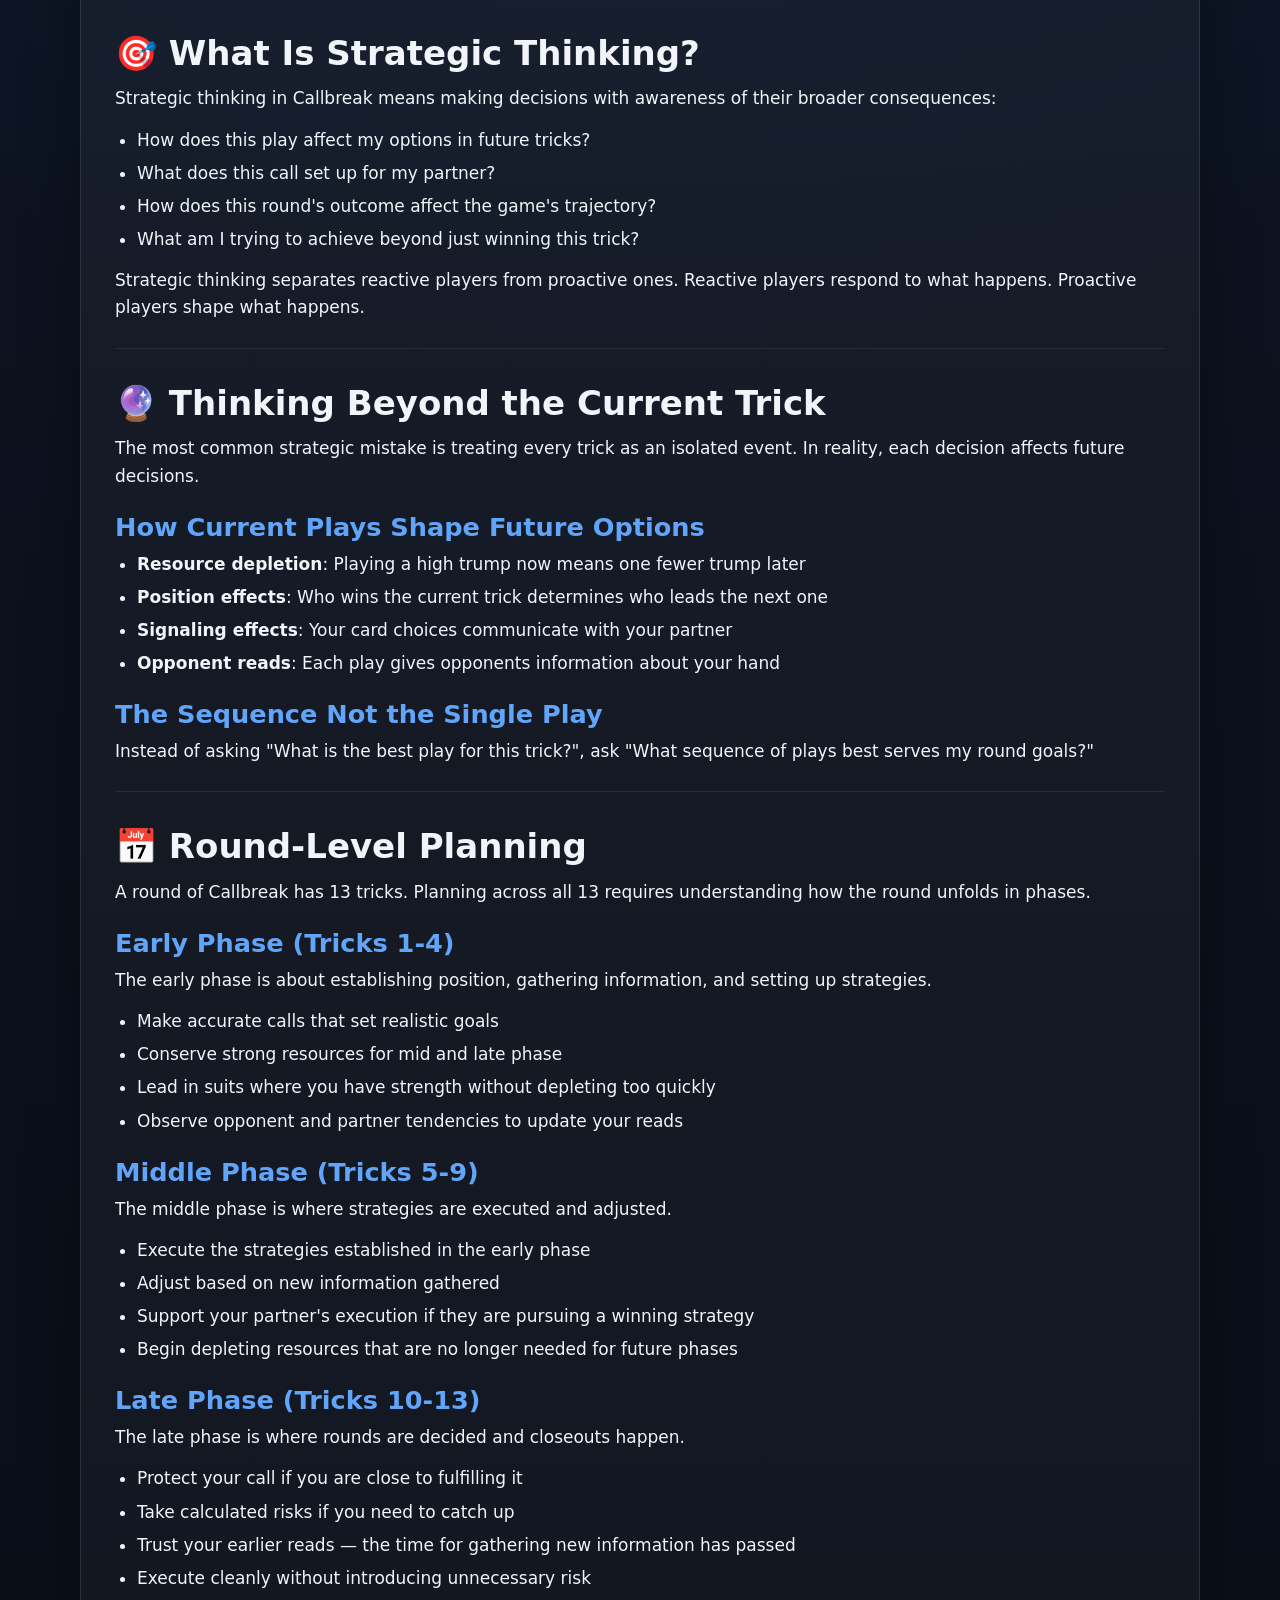
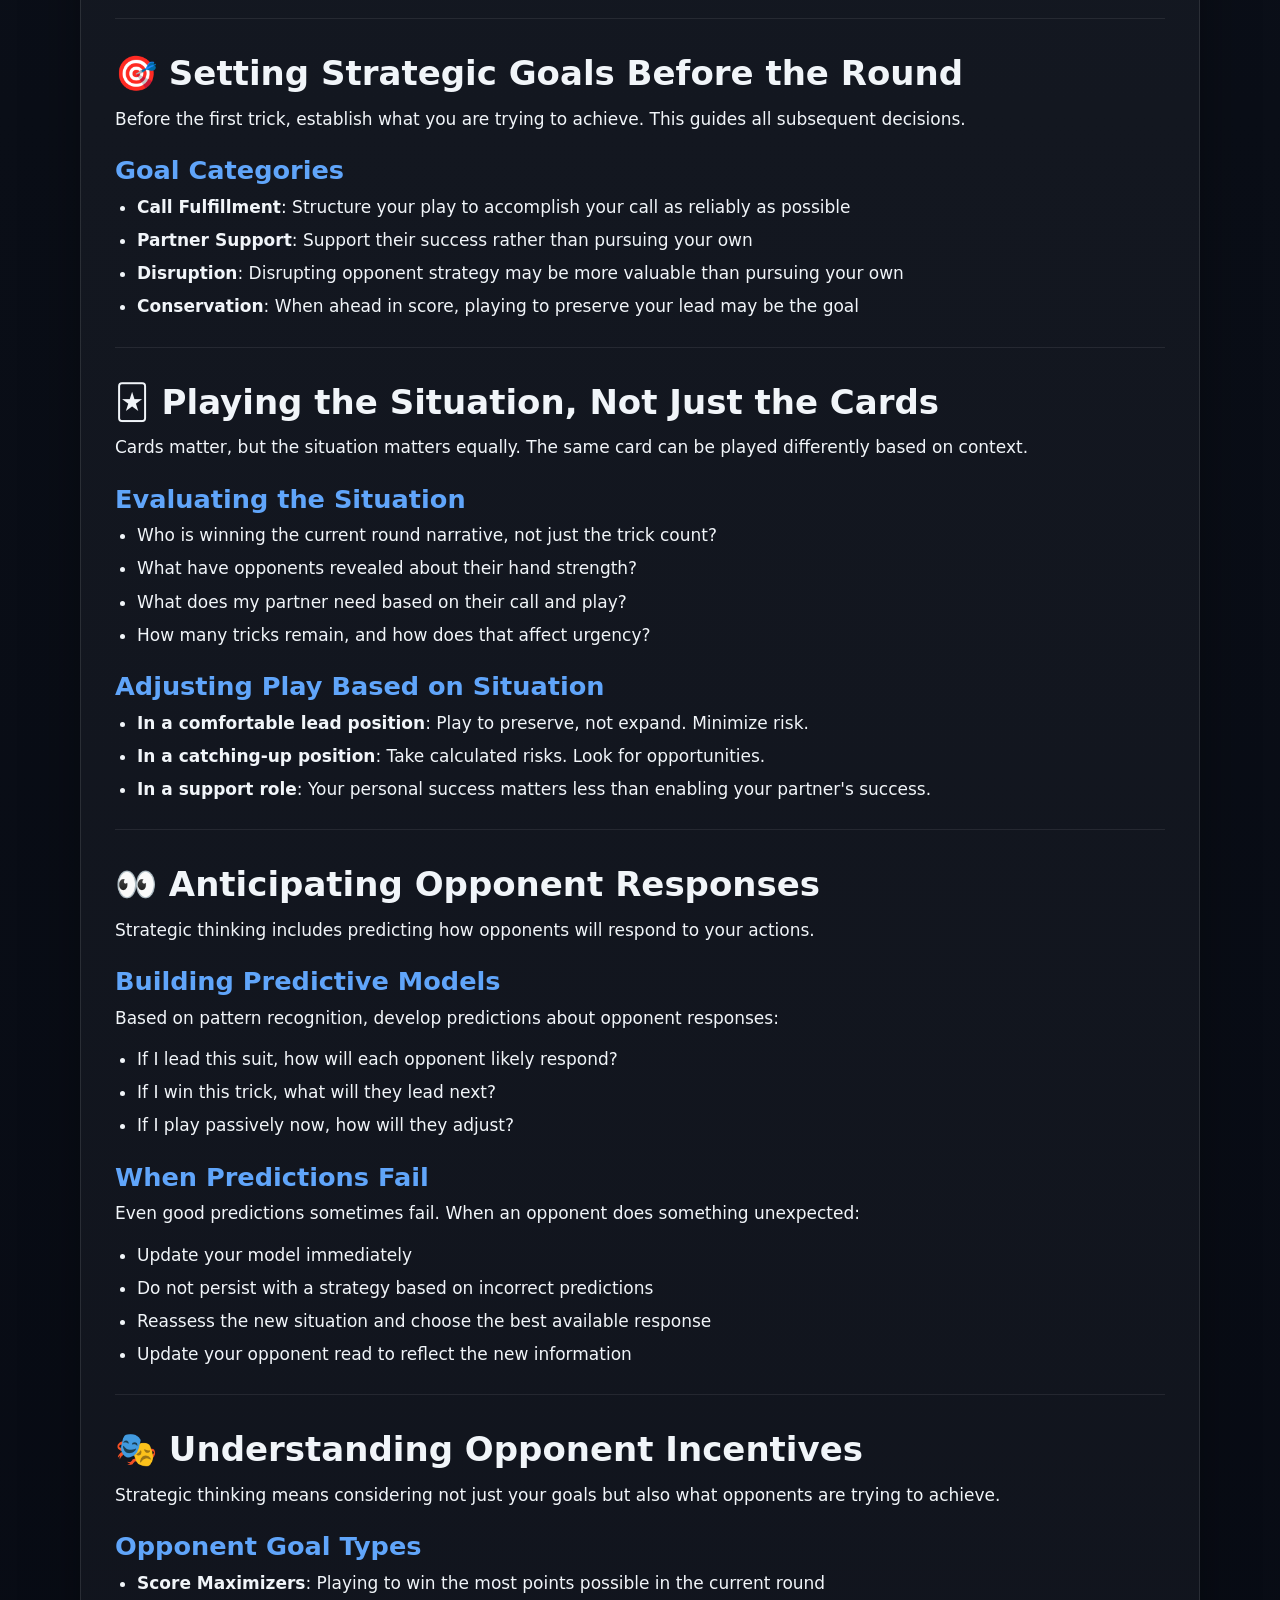
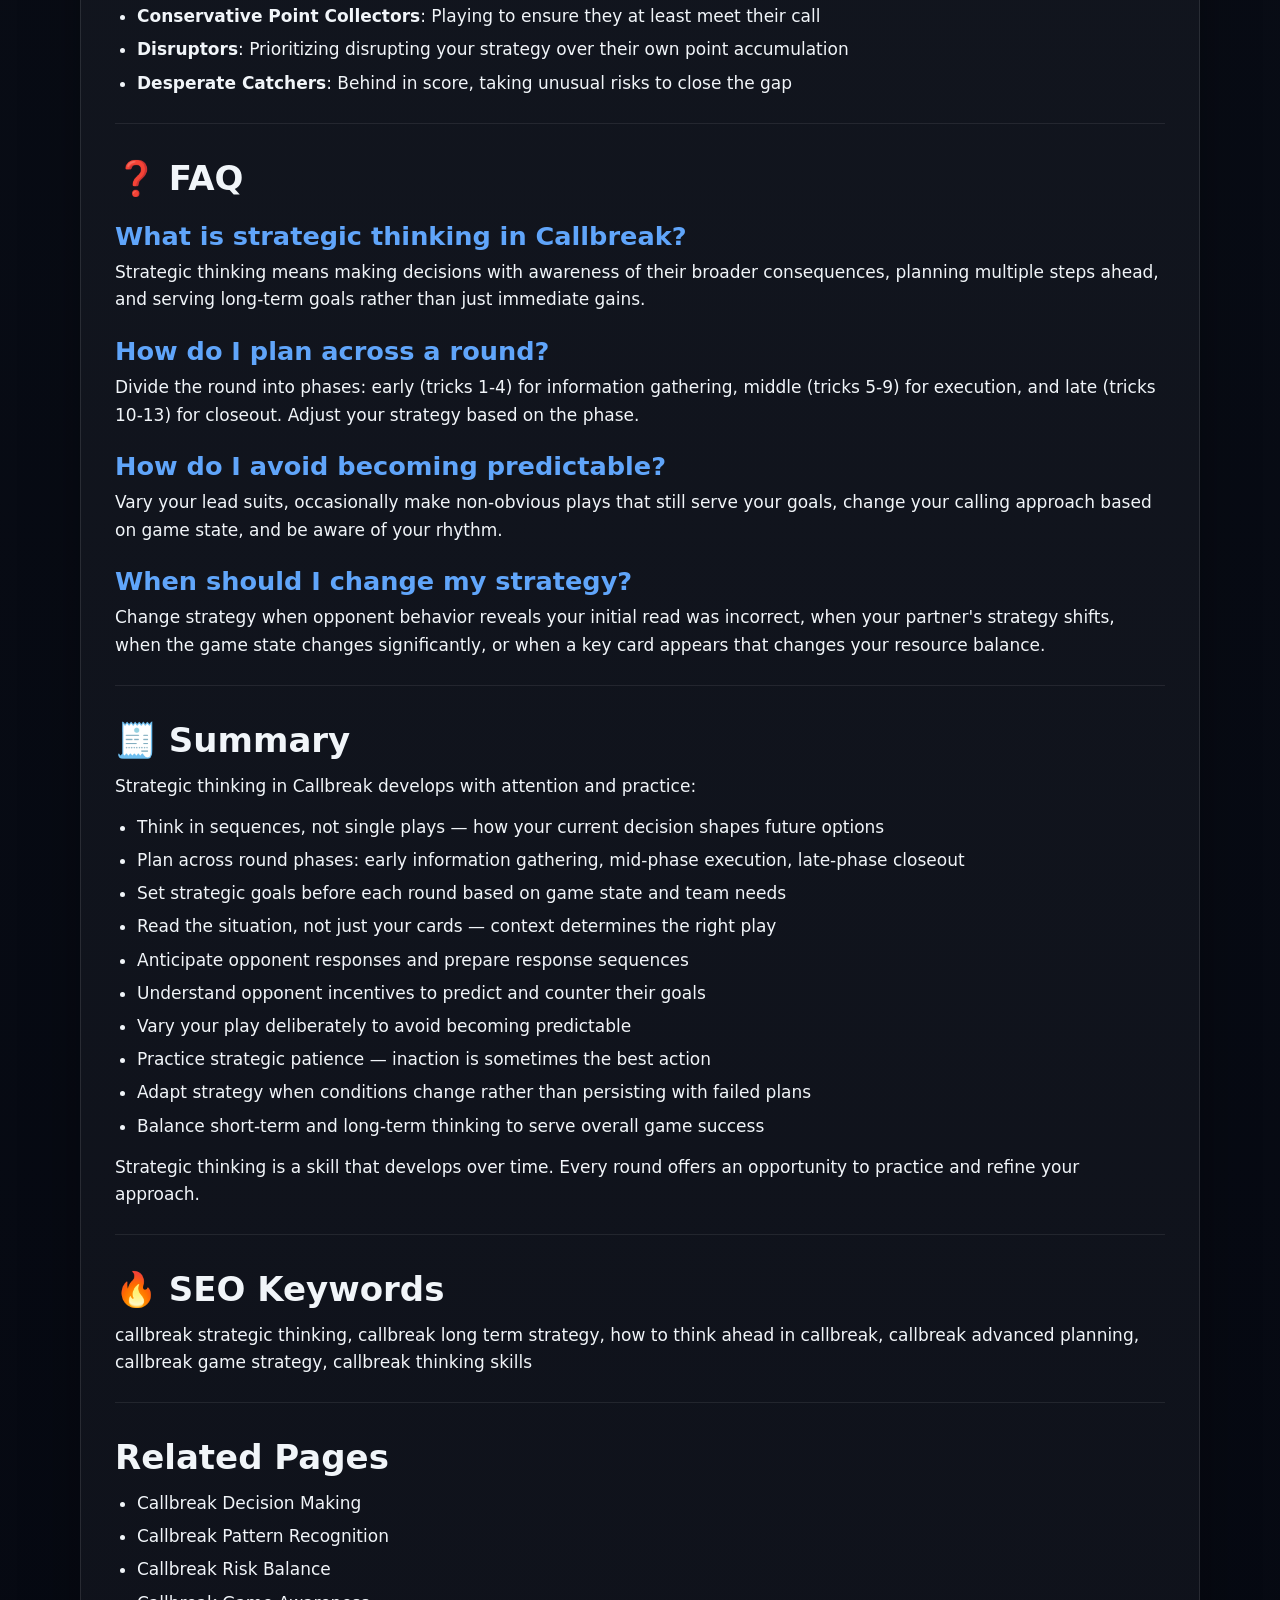
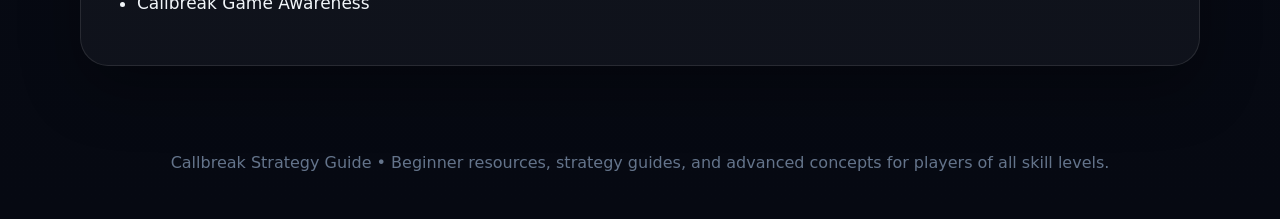
<file: strategic-thinking.html>
<!DOCTYPE html>
<html lang="en">
<head>
  <meta charset="UTF-8" />
  <meta name="viewport" content="width=device-width, initial-scale=1.0" />
  <title>Callbreak Strategic Thinking | Planning Ahead and Thinking Beyond the Current Trick</title>
  <meta name="description" content="Develop Callbreak strategic thinking skills - plan multiple steps ahead, manage round phases, anticipate opponent responses, and balance short-term and long-term goals." />
  <meta name="keywords" content="Callbreak strategic thinking, Callbreak long term strategy, how to think ahead in Callbreak, Callbreak advanced planning, Callbreak game strategy" />
  <link rel="stylesheet" href="./assets/css/index.css" />
</head>
<body>
  <header class="topbar">
    <div class="container">
      <div class="brand">Callbreak Strategy Guide</div>
      <nav class="nav-links">
        <a href="./index.html">Home</a>
        <a href="#article">Strategic Thinking</a>
        <a href="#faq">FAQ</a>
      </nav>
    </div>
  </header>

  <section class="hero">
    <div class="container">
      <div class="hero-card">
        <span class="eyebrow">Strategy Guide • Strategic Thinking • Long-Term Planning</span>
        <h1>Callbreak Strategic Thinking: Planning Ahead and Thinking Beyond the Current Trick</h1>
        <p>See the bigger picture, plan multiple steps ahead, and make decisions that serve long-term goals rather than just immediate gains.</p>
        <a class="back-link" href="./index.html">← Back to homepage</a>
      </div>
    </div>
  </section>

  <main class="content">
    <div class="container">
      <article class="article" id="article">
        <h2>🪶 Introduction</h2>
        <p>Most Callbreak players think about the current trick. Good players think about the next few tricks. Great players think about the entire round — and beyond that, the entire game. Strategic thinking is the ability to see the bigger picture, plan multiple steps ahead, and make decisions that serve long-term goals rather than just immediate gains.</p>

        <hr />

        <h2>🖼️ Callbreak Strategic Thinking Overview</h2>
        <figure class="article-image">
          <img src="./assets/images/strategic-thinking.jpg" alt="Callbreak strategic thinking and planning ahead - player analyzing multiple rounds with strategy flowcharts, game-level decision making, long-term planning notes, proactive vs reactive play diagrams, educational card game strategy guide, 1200x675" loading="lazy" />
        </figure>

        <hr />

        <h2>🎯 What Is Strategic Thinking?</h2>
        <p>Strategic thinking in Callbreak means making decisions with awareness of their broader consequences:</p>
        <ul>
          <li>How does this play affect my options in future tricks?</li>
          <li>What does this call set up for my partner?</li>
          <li>How does this round's outcome affect the game's trajectory?</li>
          <li>What am I trying to achieve beyond just winning this trick?</li>
        </ul>
        <p>Strategic thinking separates reactive players from proactive ones. Reactive players respond to what happens. Proactive players shape what happens.</p>

        <hr />

        <h2>🔮 Thinking Beyond the Current Trick</h2>
        <p>The most common strategic mistake is treating every trick as an isolated event. In reality, each decision affects future decisions.</p>

        <h3>How Current Plays Shape Future Options</h3>
        <ul>
          <li><strong>Resource depletion</strong>: Playing a high trump now means one fewer trump later</li>
          <li><strong>Position effects</strong>: Who wins the current trick determines who leads the next one</li>
          <li><strong>Signaling effects</strong>: Your card choices communicate with your partner</li>
          <li><strong>Opponent reads</strong>: Each play gives opponents information about your hand</li>
        </ul>

        <h3>The Sequence Not the Single Play</h3>
        <p>Instead of asking "What is the best play for this trick?", ask "What sequence of plays best serves my round goals?"</p>

        <hr />

        <h2>📅 Round-Level Planning</h2>
        <p>A round of Callbreak has 13 tricks. Planning across all 13 requires understanding how the round unfolds in phases.</p>

        <h3>Early Phase (Tricks 1-4)</h3>
        <p>The early phase is about establishing position, gathering information, and setting up strategies.</p>
        <ul>
          <li>Make accurate calls that set realistic goals</li>
          <li>Conserve strong resources for mid and late phase</li>
          <li>Lead in suits where you have strength without depleting too quickly</li>
          <li>Observe opponent and partner tendencies to update your reads</li>
        </ul>

        <h3>Middle Phase (Tricks 5-9)</h3>
        <p>The middle phase is where strategies are executed and adjusted.</p>
        <ul>
          <li>Execute the strategies established in the early phase</li>
          <li>Adjust based on new information gathered</li>
          <li>Support your partner's execution if they are pursuing a winning strategy</li>
          <li>Begin depleting resources that are no longer needed for future phases</li>
        </ul>

        <h3>Late Phase (Tricks 10-13)</h3>
        <p>The late phase is where rounds are decided and closeouts happen.</p>
        <ul>
          <li>Protect your call if you are close to fulfilling it</li>
          <li>Take calculated risks if you need to catch up</li>
          <li>Trust your earlier reads — the time for gathering new information has passed</li>
          <li>Execute cleanly without introducing unnecessary risk</li>
        </ul>

        <hr />

        <h2>🎯 Setting Strategic Goals Before the Round</h2>
        <p>Before the first trick, establish what you are trying to achieve. This guides all subsequent decisions.</p>

        <h3>Goal Categories</h3>
        <ul>
          <li><strong>Call Fulfillment</strong>: Structure your play to accomplish your call as reliably as possible</li>
          <li><strong>Partner Support</strong>: Support their success rather than pursuing your own</li>
          <li><strong>Disruption</strong>: Disrupting opponent strategy may be more valuable than pursuing your own</li>
          <li><strong>Conservation</strong>: When ahead in score, playing to preserve your lead may be the goal</li>
        </ul>

        <hr />

        <h2>🃏 Playing the Situation, Not Just the Cards</h2>
        <p>Cards matter, but the situation matters equally. The same card can be played differently based on context.</p>

        <h3>Evaluating the Situation</h3>
        <ul>
          <li>Who is winning the current round narrative, not just the trick count?</li>
          <li>What have opponents revealed about their hand strength?</li>
          <li>What does my partner need based on their call and play?</li>
          <li>How many tricks remain, and how does that affect urgency?</li>
        </ul>

        <h3>Adjusting Play Based on Situation</h3>
        <ul>
          <li><strong>In a comfortable lead position</strong>: Play to preserve, not expand. Minimize risk.</li>
          <li><strong>In a catching-up position</strong>: Take calculated risks. Look for opportunities.</li>
          <li><strong>In a support role</strong>: Your personal success matters less than enabling your partner's success.</li>
        </ul>

        <hr />

        <h2>👀 Anticipating Opponent Responses</h2>
        <p>Strategic thinking includes predicting how opponents will respond to your actions.</p>

        <h3>Building Predictive Models</h3>
        <p>Based on pattern recognition, develop predictions about opponent responses:</p>
        <ul>
          <li>If I lead this suit, how will each opponent likely respond?</li>
          <li>If I win this trick, what will they lead next?</li>
          <li>If I play passively now, how will they adjust?</li>
        </ul>

        <h3>When Predictions Fail</h3>
        <p>Even good predictions sometimes fail. When an opponent does something unexpected:</p>
        <ul>
          <li>Update your model immediately</li>
          <li>Do not persist with a strategy based on incorrect predictions</li>
          <li>Reassess the new situation and choose the best available response</li>
          <li>Update your opponent read to reflect the new information</li>
        </ul>

        <hr />

        <h2>🎭 Understanding Opponent Incentives</h2>
        <p>Strategic thinking means considering not just your goals but also what opponents are trying to achieve.</p>

        <h3>Opponent Goal Types</h3>
        <ul>
          <li><strong>Score Maximizers</strong>: Playing to win the most points possible in the current round</li>
          <li><strong>Conservative Point Collectors</strong>: Playing to ensure they at least meet their call</li>
          <li><strong>Disruptors</strong>: Prioritizing disrupting your strategy over their own point accumulation</li>
          <li><strong>Desperate Catchers</strong>: Behind in score, taking unusual risks to close the gap</li>
        </ul>

        <hr />

        <h2 id="faq">❓ FAQ</h2>

        <h3>What is strategic thinking in Callbreak?</h3>
        <p>Strategic thinking means making decisions with awareness of their broader consequences, planning multiple steps ahead, and serving long-term goals rather than just immediate gains.</p>

        <h3>How do I plan across a round?</h3>
        <p>Divide the round into phases: early (tricks 1-4) for information gathering, middle (tricks 5-9) for execution, and late (tricks 10-13) for closeout. Adjust your strategy based on the phase.</p>

        <h3>How do I avoid becoming predictable?</h3>
        <p>Vary your lead suits, occasionally make non-obvious plays that still serve your goals, change your calling approach based on game state, and be aware of your rhythm.</p>

        <h3>When should I change my strategy?</h3>
        <p>Change strategy when opponent behavior reveals your initial read was incorrect, when your partner's strategy shifts, when the game state changes significantly, or when a key card appears that changes your resource balance.</p>

        <hr />

        <h2>🧾 Summary</h2>
        <p>Strategic thinking in Callbreak develops with attention and practice:</p>
        <ul>
          <li>Think in sequences, not single plays — how your current decision shapes future options</li>
          <li>Plan across round phases: early information gathering, mid-phase execution, late-phase closeout</li>
          <li>Set strategic goals before each round based on game state and team needs</li>
          <li>Read the situation, not just your cards — context determines the right play</li>
          <li>Anticipate opponent responses and prepare response sequences</li>
          <li>Understand opponent incentives to predict and counter their goals</li>
          <li>Vary your play deliberately to avoid becoming predictable</li>
          <li>Practice strategic patience — inaction is sometimes the best action</li>
          <li>Adapt strategy when conditions change rather than persisting with failed plans</li>
          <li>Balance short-term and long-term thinking to serve overall game success</li>
        </ul>
        <p>Strategic thinking is a skill that develops over time. Every round offers an opportunity to practice and refine your approach.</p>

        <hr />

        <h2>🔥 SEO Keywords</h2>
        <p>callbreak strategic thinking, callbreak long term strategy, how to think ahead in callbreak, callbreak advanced planning, callbreak game strategy, callbreak thinking skills</p>

        <hr />

        <h2>Related Pages</h2>
        <ul>
          <li><a href="./decision-making.html">Callbreak Decision Making</a></li>
          <li><a href="./pattern-recognition.html">Callbreak Pattern Recognition</a></li>
          <li><a href="./risk-balance.html">Callbreak Risk Balance</a></li>
          <li><a href="./game-awareness.html">Callbreak Game Awareness</a></li>
        </ul>
      </article>
    </div>
  </main>

  <footer class="footer">
    <div class="container">
      Callbreak Strategy Guide • Beginner resources, strategy guides, and advanced concepts for players of all skill levels.
    </div>
  </footer>

  <script src="./assets/js/index.js" defer></script>
</body>
</html>
</file>
<file: assets/css/index.css>
/* ============================================
   Callbreak Strategy Guide - Main Stylesheet
   ============================================ */

/* CSS Variables - Global Theme
   ============================================ */
:root {
  /* Colors */
  --bg: #0a0e17;
  --bg2: #111827;
  --bg-gradient: #0d1321;
  --card: rgba(255, 255, 255, 0.06);
  --card-border: rgba(255, 255, 255, 0.1);
  --border: rgba(255, 255, 255, 0.1);
  --blue: #3b82f6;
  --blue-deep: #2563eb;
  --blue-light: #60a5fa;
  --teal: #14b8a6;
  --text: #f1f5f9;
  --text-alt: #e2e8f0;
  --muted: #94a3b8;
  --muted-alt: #64748b;
  --accent: #1e3a5f;
  --accent-alt: #1e293b;
  --shadow: 0 20px 50px rgba(0, 0, 0, 0.4);
  --shadow-lg: 0 24px 60px rgba(0, 0, 0, 0.32);
}

/* Reset & Base
   ============================================ */
* {
  box-sizing: border-box;
}

html {
  scroll-behavior: smooth;
}

body {
  margin: 0;
  font-family: Inter, system-ui, -apple-system, BlinkMacSystemFont, "Segoe UI", sans-serif;
  color: var(--text);
  background: radial-gradient(circle at top, rgba(59, 130, 246, 0.12), transparent 30%),
    linear-gradient(180deg, #0f172a 0%, #0a0e17 50%, #060912 100%);
  line-height: 1.6;
}

a {
  color: inherit;
  text-decoration: none;
}

img {
  max-width: 100%;
  display: block;
}

/* Layout
   ============================================ */
.container {
  width: min(1120px, calc(100% - 32px));
  margin: 0 auto;
}

.container-narrow {
  width: min(920px, calc(100% - 32px));
  margin: 0 auto;
}

/* Navigation - Topbar
   ============================================ */
.nav,
.topbar {
  position: sticky;
  top: 0;
  z-index: 20;
  backdrop-filter: blur(12px);
  background: rgba(6, 9, 18, 0.78);
  border-bottom: 1px solid rgba(255, 255, 255, 0.06);
}

.nav-inner,
.topbar .container {
  display: flex;
  align-items: center;
  justify-content: space-between;
  padding: 14px 0;
  gap: 16px;
}

.brand {
  display: flex;
  align-items: center;
  gap: 12px;
  font-weight: 800;
  letter-spacing: 0.3px;
}

.brand-badge {
  width: 42px;
  height: 42px;
  border-radius: 14px;
  display: grid;
  place-items: center;
  background: linear-gradient(135deg, var(--blue), var(--blue-deep));
  color: #ffffff;
  box-shadow: var(--shadow);
  font-size: 20px;
}

.nav-links {
  display: flex;
  align-items: center;
  gap: 18px;
}

.nav-links a {
  display: flex;
  align-items: center;
  gap: 18px;
  color: var(--muted);
  font-size: 14px;
  text-decoration: none;
  transition: color 0.2s ease;
}

.nav-links a:hover {
  color: var(--blue-light);
}

/* Buttons
   ============================================ */
.cta-btn,
.ghost-btn {
  display: inline-flex;
  align-items: center;
  justify-content: center;
  gap: 10px;
  padding: 14px 22px;
  border-radius: 999px;
  font-weight: 700;
  transition: 0.2s ease;
  cursor: pointer;
}

.cta-btn {
  background: linear-gradient(135deg, var(--blue), var(--blue-light));
  color: #ffffff;
  box-shadow: 0 12px 30px rgba(59, 130, 246, 0.28);
}

.cta-btn:hover {
  transform: translateY(-1px);
}

.ghost-btn {
  border: 1px solid rgba(255, 255, 255, 0.16);
  background: rgba(255, 255, 255, 0.03);
  color: var(--text);
}

.ghost-btn:hover {
  background: rgba(255, 255, 255, 0.06);
}

.back-link {
  display: inline-flex;
  align-items: center;
  gap: 8px;
  margin-top: 18px;
  color: var(--blue-light);
  text-decoration: none;
  font-weight: 700;
  transition: opacity 0.2s ease;
}

.back-link:hover {
  opacity: 0.8;
}

/* Hero Section
   ============================================ */
.hero {
  padding: 64px 0 40px;
}

.hero-grid {
  display: grid;
  grid-template-columns: 1.1fr 0.9fr;
  gap: 28px;
  align-items: stretch;
}

.hero-card {
  background: linear-gradient(180deg, rgba(255, 255, 255, 0.06), rgba(255, 255, 255, 0.02));
  border: 1px solid var(--border);
  border-radius: 28px;
  padding: 10px 28px;
  box-shadow: var(--shadow-lg);
  display: flex;
  flex-direction: column;
  justify-content: center;
  align-items: center;
  overflow: hidden;
  position: relative;
  min-height: 480px;
}

.hero-card-image-wrapper {
  flex: 1;
  display: flex;
  align-items: center;
  justify-content: center;
  width: 100%;
  overflow: hidden;
  position: relative;
}

.hero-card img {
  width: 100%;
  max-height: 380px;
  height: auto;
  display: block;
  object-fit: contain;
}

.eyebrow {
  display: inline-flex;
  align-items: center;
  padding: 8px 14px;
  border-radius: 999px;
  background: rgba(59, 130, 246, 0.12);
  border: 1px solid rgba(59, 130, 246, 0.18);
  color: var(--blue-light);
  font-size: 13px;
  font-weight: 700;
  margin-bottom: 20px;
}

.hero h1 {
  margin: 0 0 18px;
  font-size: clamp(38px, 6vw, 64px);
  line-height: 1.02;
  letter-spacing: -1.6px;
}

.hero p {
  margin: 0 0 28px;
  color: var(--muted);
  font-size: 18px;
  max-width: 640px;
  line-height: 1.9;
}

.hero-actions {
  display: flex;
  flex-wrap: wrap;
  gap: 14px;
  margin-bottom: 0;
}

/* Sections
   ============================================ */
.section {
  padding: 34px 0;
}

.section-title {
  display: flex;
  align-items: end;
  justify-content: space-between;
  gap: 18px;
  margin-bottom: 22px;
}

.section-title h2 {
  margin: 0;
  font-size: clamp(28px, 4vw, 40px);
  line-height: 1.1;
}

.section-title p {
  margin: 8px 0 0;
  color: var(--muted);
  max-width: 720px;
}

/* Content & Articles
   ============================================ */
.content {
  padding: 18px 0 56px;
}

.article {
  background: rgba(255, 255, 255, 0.04);
  border: 1px solid var(--border);
  border-radius: 28px;
  padding: 34px;
  box-shadow: var(--shadow-lg);
}

.article h1,
.article h2,
.article h3 {
  line-height: 1.2;
  color: var(--text);
}

.article h1 {
  font-size: clamp(30px, 4vw, 46px);
  margin-top: 0;
  margin-bottom: 18px;
}

.article h2 {
  margin-top: 34px;
  margin-bottom: 12px;
  font-size: clamp(24px, 3vw, 34px);
}

.article h3 {
  margin-top: 22px;
  margin-bottom: 8px;
  font-size: clamp(20px, 2vw, 26px);
  color: var(--blue-light);
}

.article p,
.article li {
  color: var(--text);
  font-size: 17px;
}

.article p {
  margin: 0 0 14px;
}

.article ul,
.article ol {
  margin: 0 0 14px 0;
  padding-left: 22px;
}

.article li {
  margin: 6px 0;
}

.article hr {
  border: 0;
  height: 1px;
  background: rgba(255, 255, 255, 0.08);
  margin: 26px 0;
}

/* Images & Media
   ============================================ */
.article-image,
.article-thumb {
  margin: 18px 0 20px;
  border-radius: 22px;
  overflow: visible;
  border: 1px solid rgba(255, 255, 255, 0.08);
  background: #0d1321;
}

.article-image img,
.article-thumb img {
  display: block;
  width: 100%;
  height: auto;
  object-fit: contain;
}

.article-thumb {
  border-radius: 18px;
  background: #111827;
}

.article-thumb img {
  width: 100%;
  height: auto;
  display: block;
}

/* Cards & Grids
   ============================================ */
.grid-2 {
  display: grid;
  grid-template-columns: 1fr 1fr;
  gap: 18px;
  margin: 14px 0 10px;
}

.grid-3 {
  display: grid;
  grid-template-columns: repeat(3, minmax(0, 1fr));
  gap: 20px;
}

.feature-card,
.article-card,
.faq-card,
.info-card {
  background: var(--card);
  border: 1px solid var(--card-border);
  border-radius: 24px;
  padding: 22px;
  box-shadow: var(--shadow);
}

.info-card {
  background: rgba(255, 255, 255, 0.03);
  border: 1px solid rgba(255, 255, 255, 0.06);
  border-radius: 20px;
  padding: 18px;
}

.feature-icon {
  width: 52px;
  height: 52px;
  border-radius: 16px;
  display: grid;
  place-items: center;
  margin-bottom: 14px;
  background: linear-gradient(135deg, rgba(59, 130, 246, 0.18), rgba(20, 184, 166, 0.18));
  border: 1px solid rgba(59, 130, 246, 0.18);
  font-size: 22px;
}

.feature-card h3,
.article-card h3,
.faq-card h3,
.info-card h3 {
  margin: 0 0 10px;
  font-size: 22px;
}

.article-card {
  display: grid;
  grid-template-columns: 1fr;
  gap: 18px;
}

.article-meta {
  display: flex;
  flex-wrap: wrap;
  gap: 10px;
  margin-bottom: 10px;
}

.chip {
  display: inline-flex;
  align-items: center;
  padding: 8px 12px;
  border-radius: 999px;
  background: rgba(255, 255, 255, 0.05);
  border: 1px solid rgba(255, 255, 255, 0.08);
  color: var(--muted);
  font-size: 13px;
  font-weight: 600;
}

.article-link {
  display: inline-flex;
  align-items: center;
  gap: 10px;
  font-weight: 700;
  color: var(--blue-light);
  margin-top: 4px;
  transition: opacity 0.2s ease;
}

.article-link:hover {
  opacity: 0.8;
}

/* Highlight & FAQ
   ============================================ */
.highlight {
  display: flex;
  flex-direction: column;
  gap: 20px;
}

.highlight-panel {
  background: linear-gradient(180deg, rgba(20, 184, 166, 0.25), rgba(255, 255, 255, 0.04));
  border: 1px solid var(--card-border);
  border-radius: 28px;
  padding: 28px;
  box-shadow: var(--shadow);
}

.highlight-list {
  margin: 18px 0 0;
  padding: 0;
  list-style: none;
  display: grid;
  gap: 12px;
}

.highlight-list li {
  padding: 12px 14px;
  border-radius: 16px;
  background: rgba(255, 255, 255, 0.04);
  border: 1px solid rgba(255, 255, 255, 0.06);
}

.faq-wrap {
  display: grid;
  gap: 14px;
}

.faq-card p {
  margin: 0;
  color: var(--muted);
}

/* Footer
   ============================================ */
.footer {
  padding: 28px 0 44px;
  color: #64748b;
  text-align: center;
}

/* Utility Classes
   ============================================ */
.muted {
  color: var(--muted);
}

/* Responsive Design
   ============================================ */
@media (max-width: 920px) {

  .hero-grid,
  .highlight,
  .grid-3 {
    grid-template-columns: 1fr;
  }

  .nav-inner,
  .topbar .container {
    flex-wrap: wrap;
  }

  .nav-links {
    width: 100%;
    justify-content: center;
  }
}

@media (max-width: 720px) {

  .article,
  .hero-card {
    padding: 22px;
  }

  .topbar .container,
  .nav-inner {
    flex-direction: column;
    align-items: flex-start;
  }

  .nav-links {
    margin-top: 10px;
  }

  .nav-links a {
    margin-right: 14px;
  }

  .grid-2 {
    grid-template-columns: 1fr;
  }

  .hero {
    padding: 42px 0 30px;
  }

  .hero h1 {
    font-size: clamp(32px, 5vw, 48px);
  }

  .hero p {
    font-size: 16px;
  }
}
</file>
